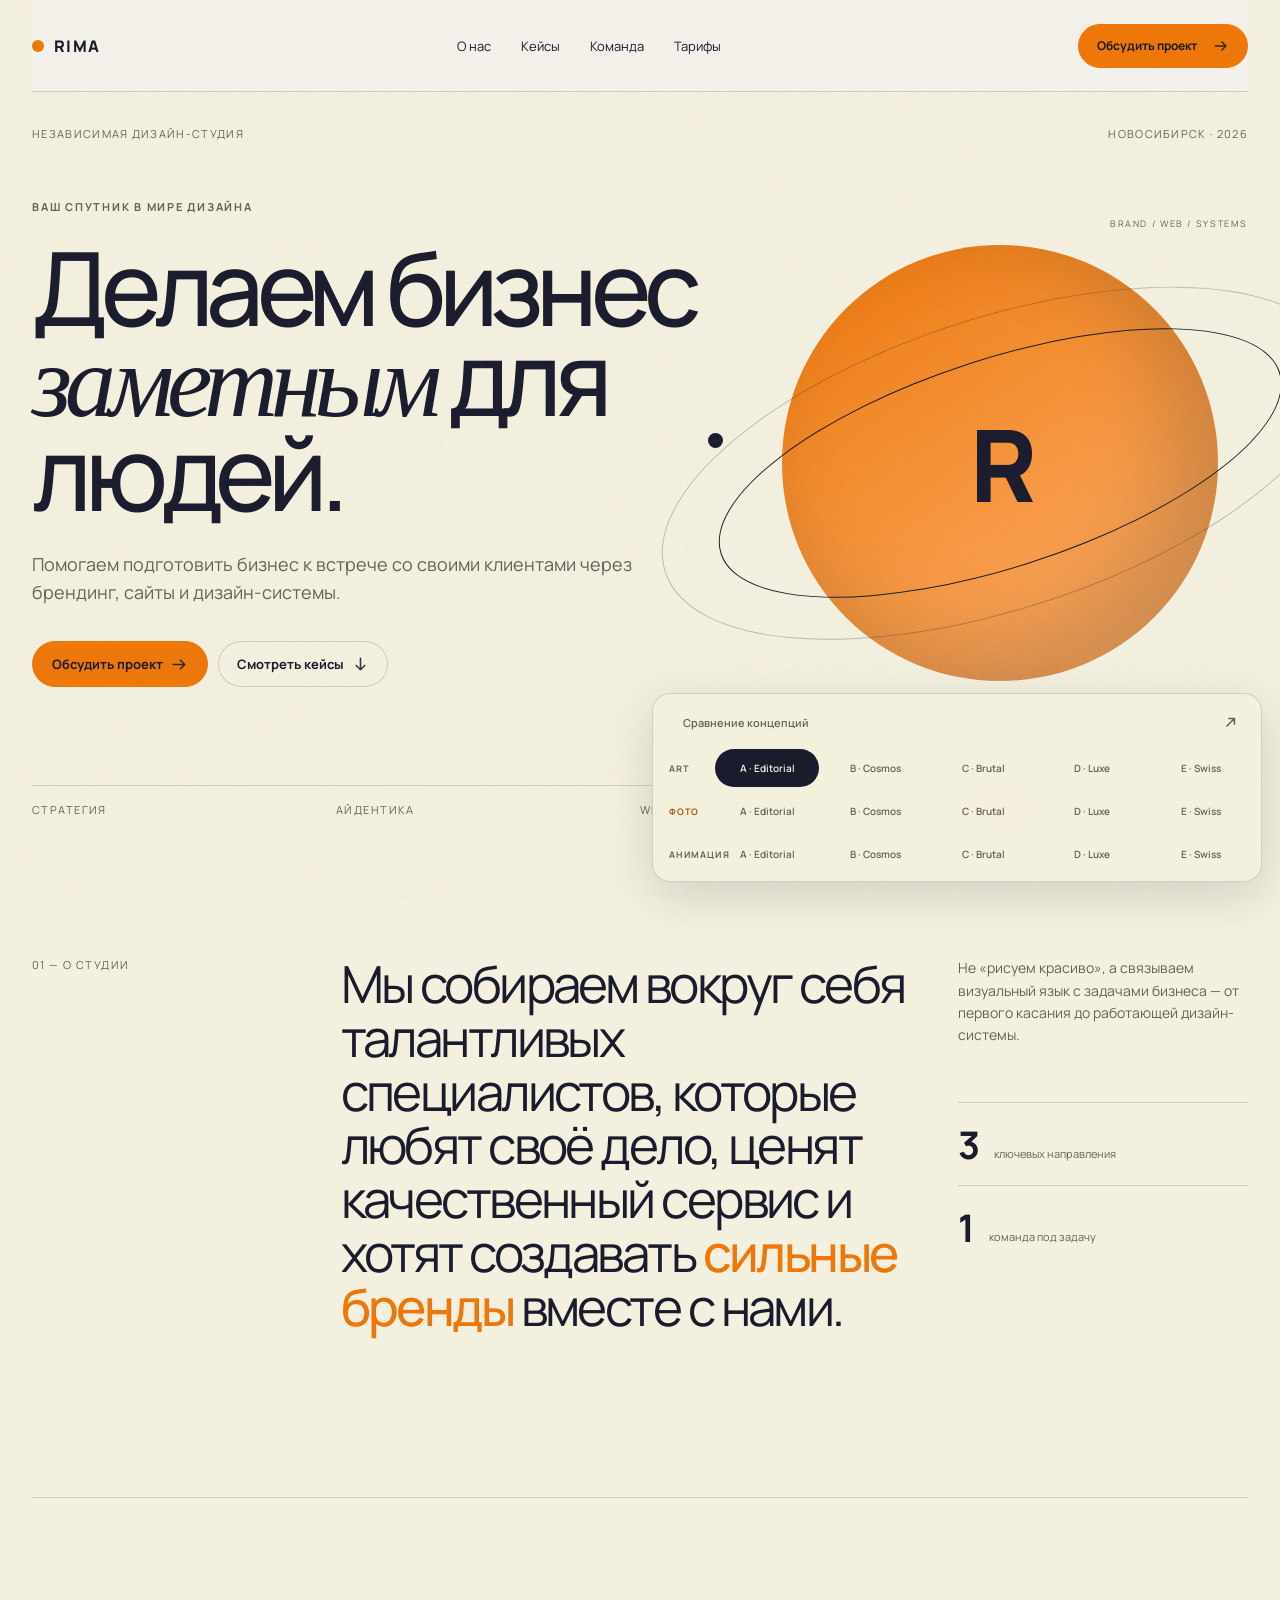
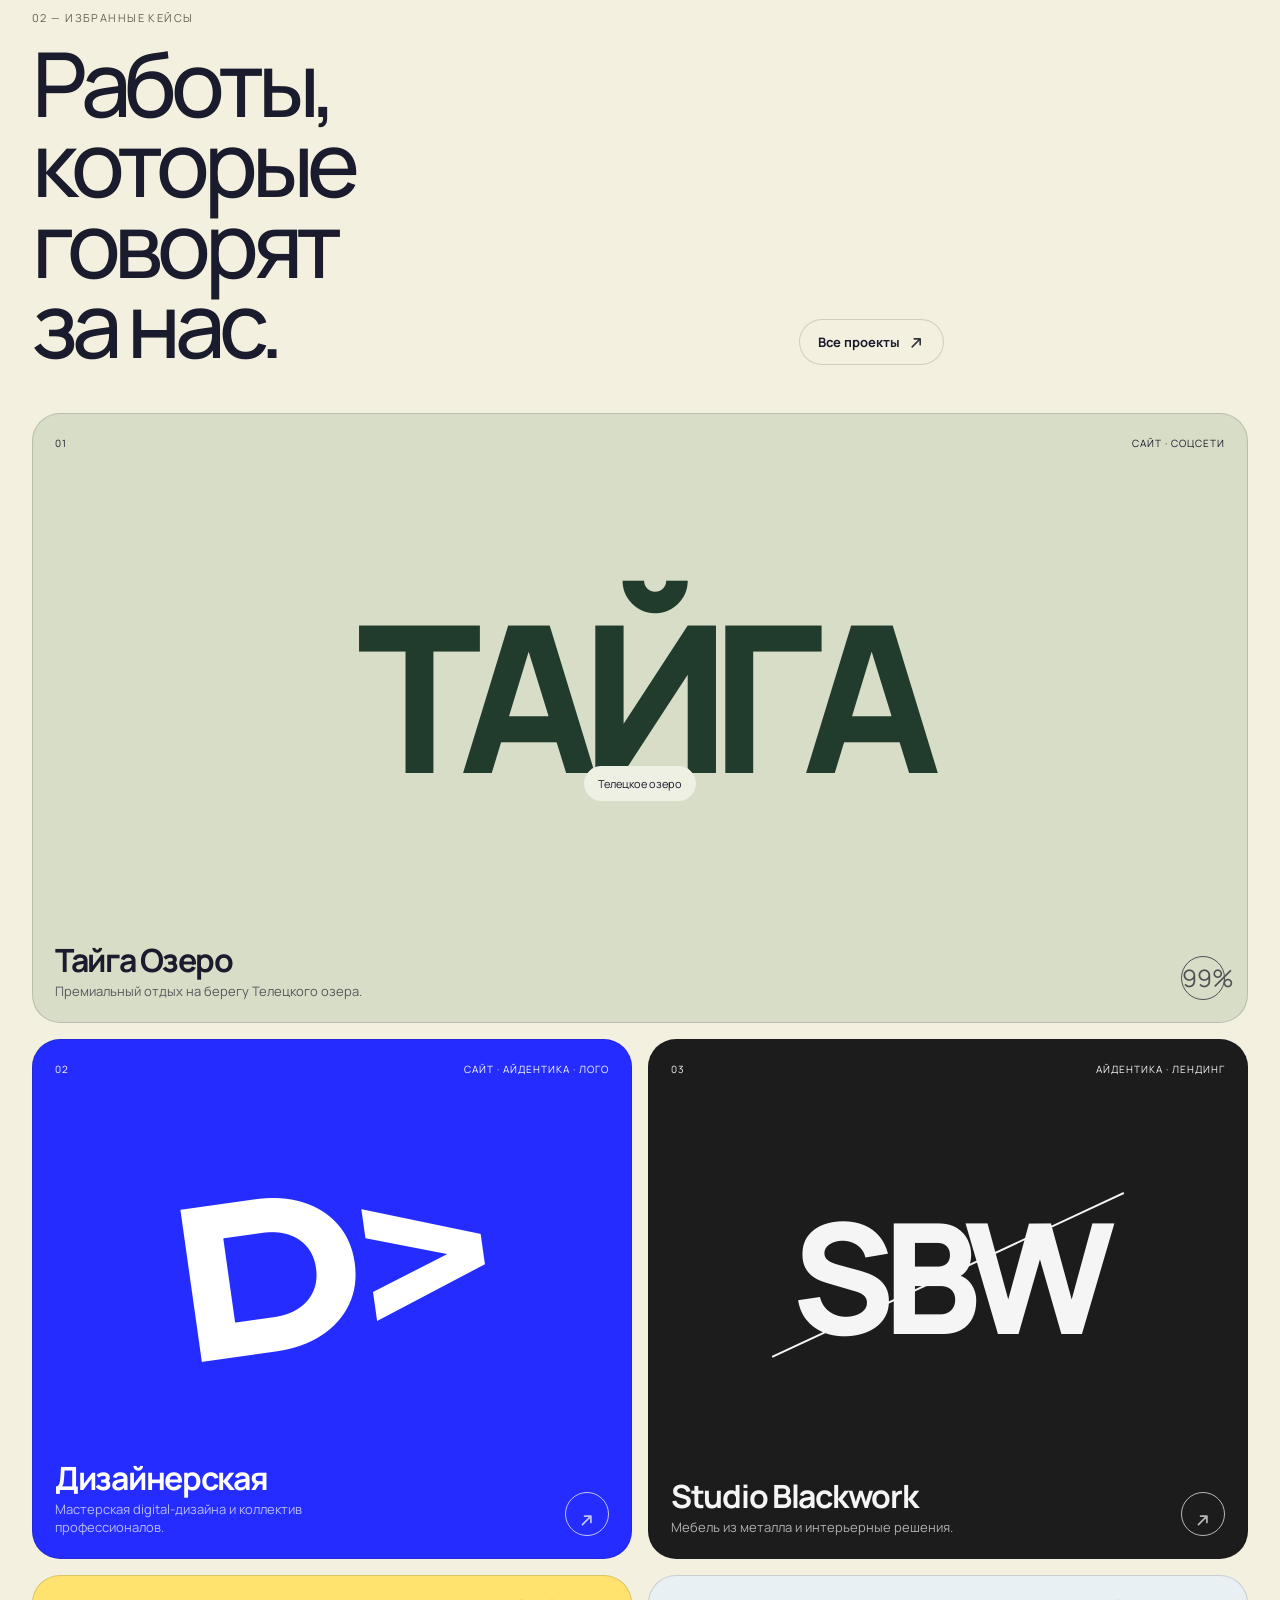
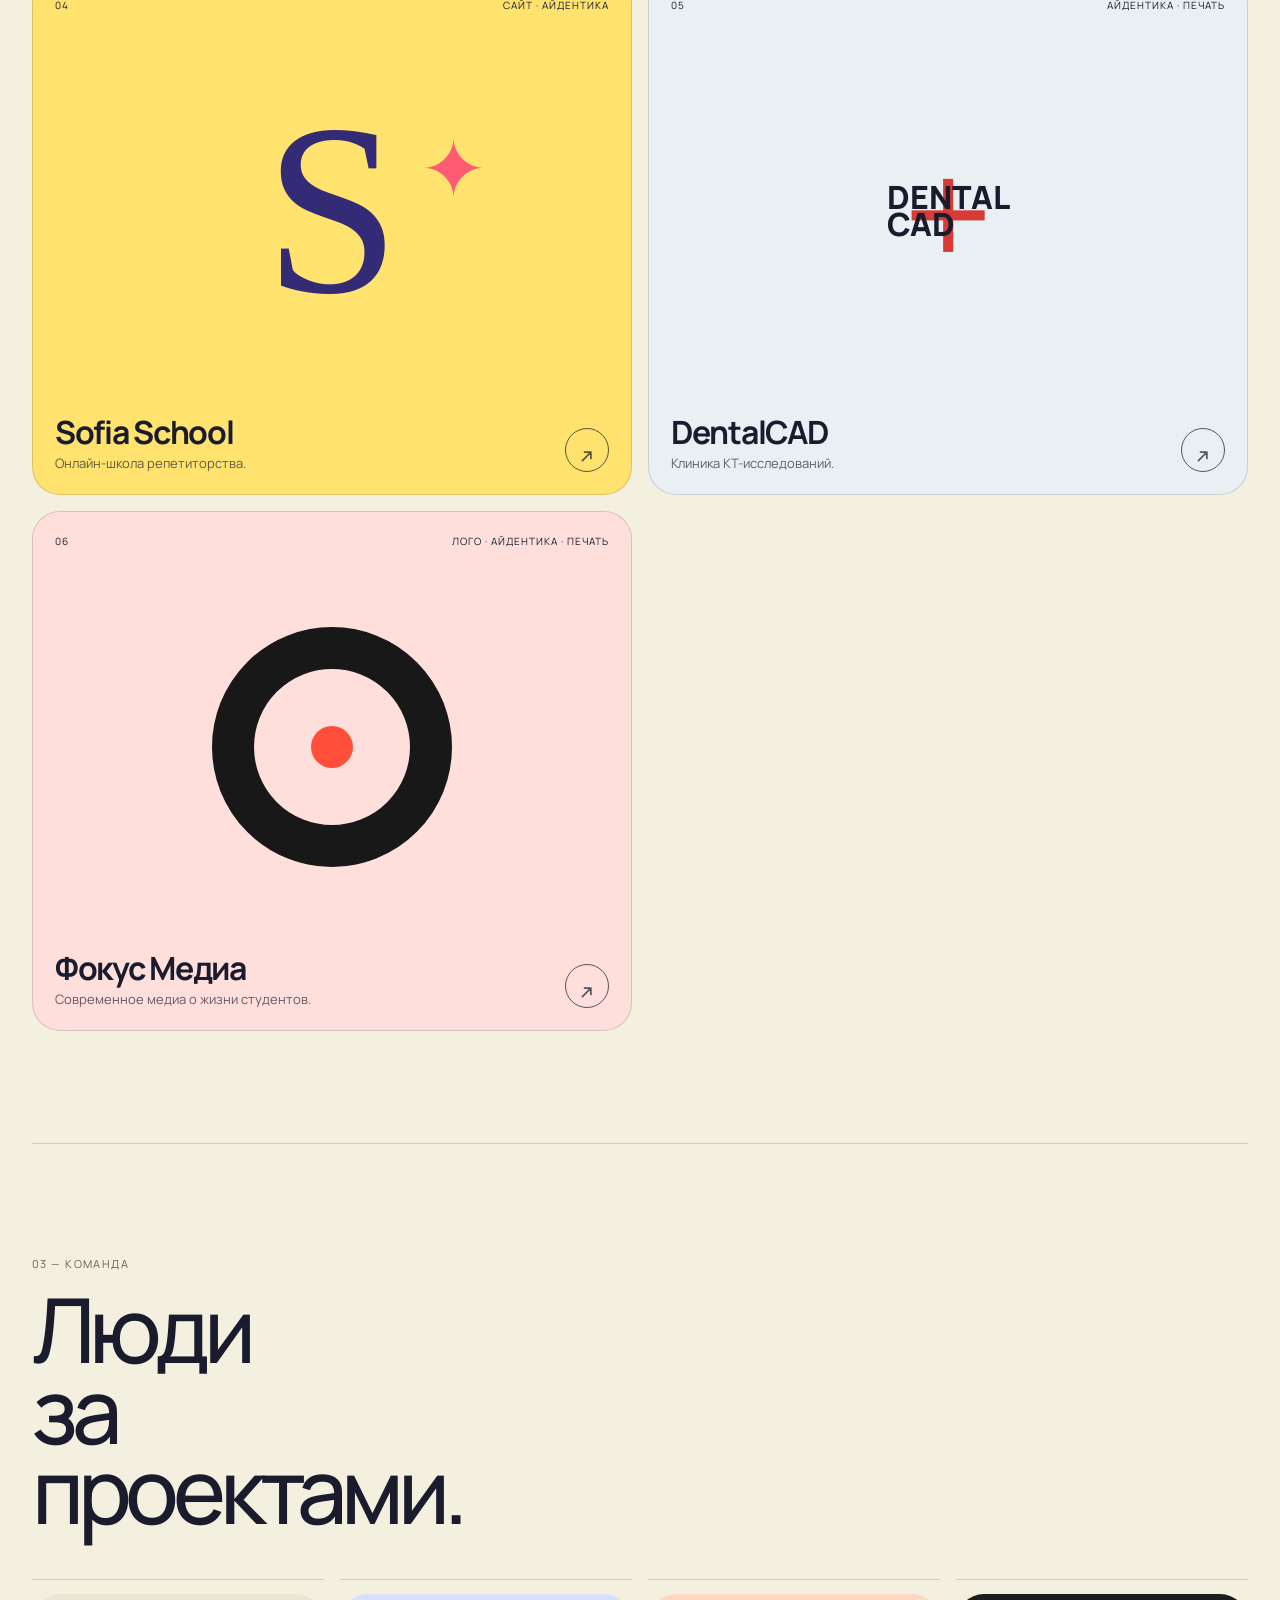
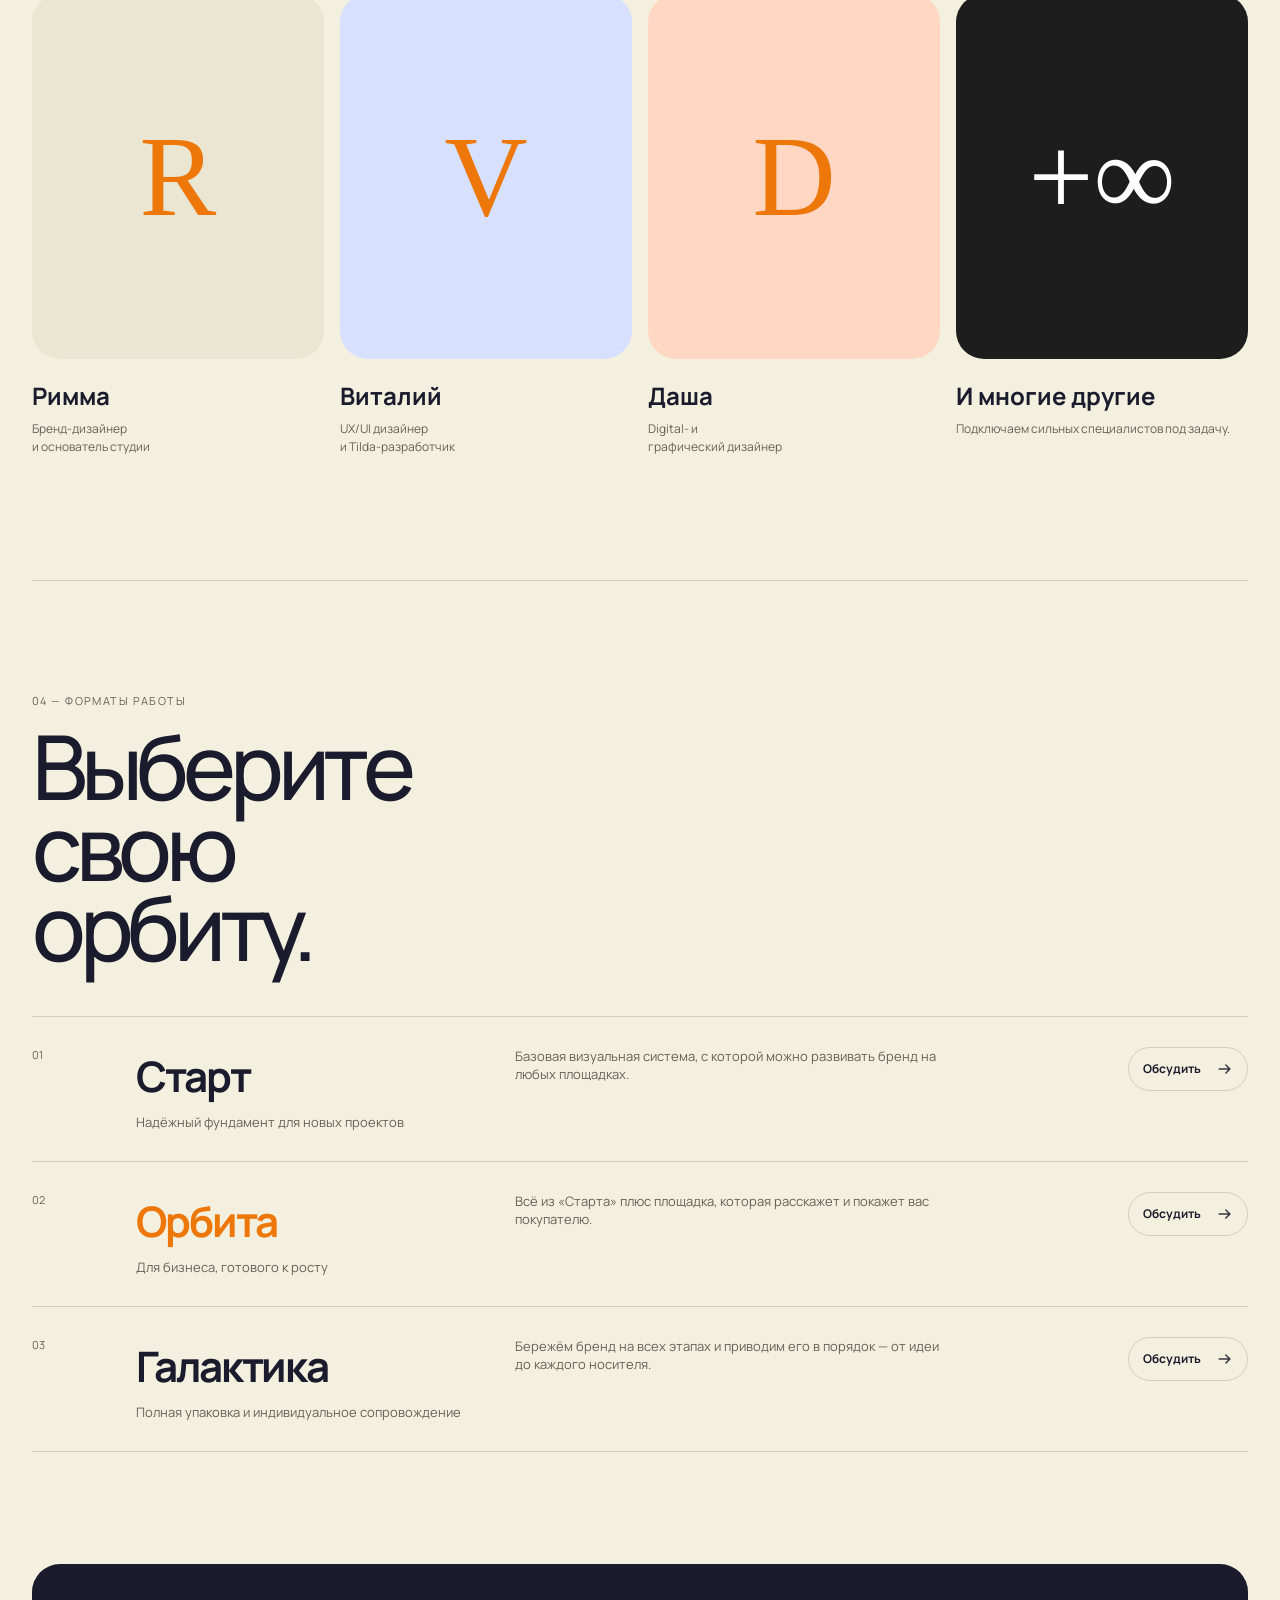
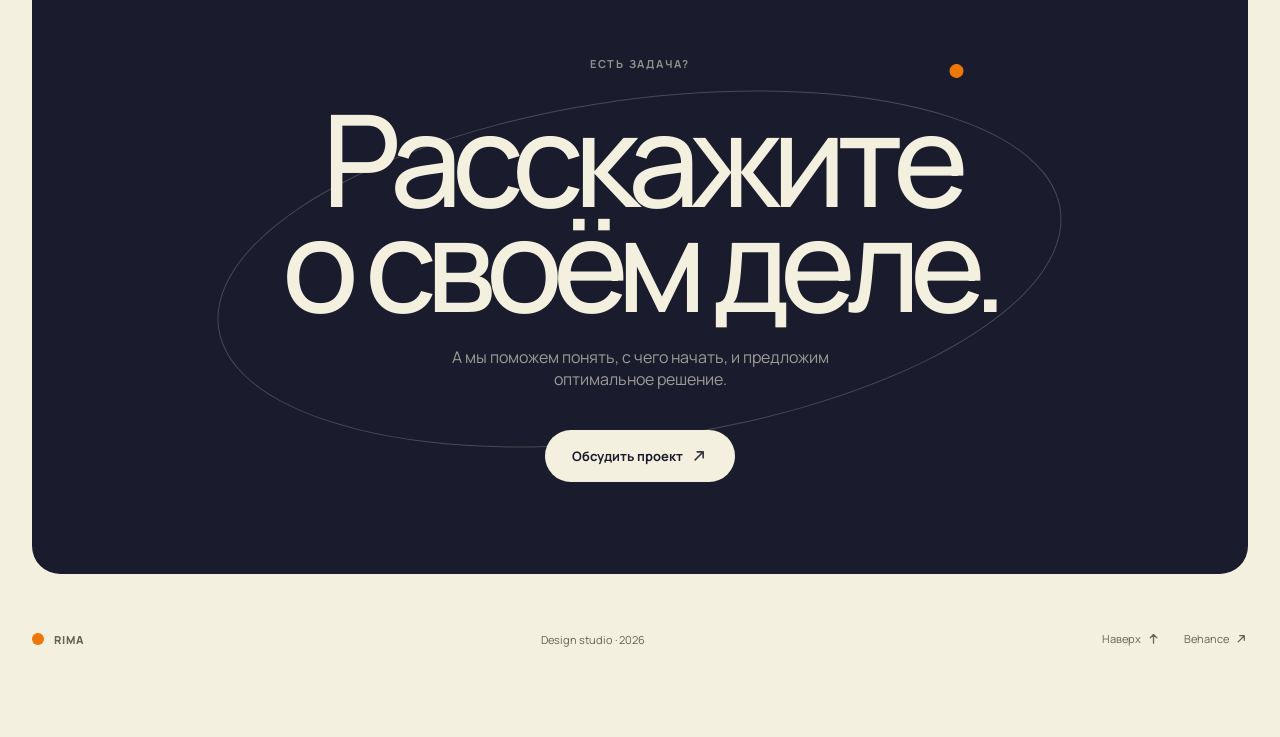
<file: index.html>
<!doctype html>
<html lang="ru">
<head>
  <meta charset="utf-8" />
  <meta name="viewport" content="width=device-width,initial-scale=1" />
  <meta name="theme-color" content="#f4f0df" />
  <meta name="description" content="RIMA — независимая дизайн-студия. Брендинг, сайты и дизайн-системы." />
  <title>RIMA — дизайн-концепции</title>
  <link rel="preconnect" href="https://fonts.googleapis.com">
  <link rel="preconnect" href="https://fonts.gstatic.com" crossorigin>
  <link href="https://fonts.googleapis.com/css2?family=Inter:wght@400;500;600;700&family=Manrope:wght@400;500;600;700;800&family=Unbounded:wght@400;500;600&display=swap" rel="stylesheet">
  <link rel="stylesheet" href="styles.css" />
  <link rel="stylesheet" href="enhancements.css" />
  <link rel="stylesheet" href="extra-concepts.css" />
  <link rel="stylesheet" href="ux.css" />
  <link rel="stylesheet" href="polish.css" />
  <link rel="stylesheet" href="motion.css" />
</head>
<body data-concept="editorial" data-media="abstract" data-motion="off" data-variant="editorial">
  <a class="skip-link" href="#main">К содержимому</a>

  <div class="concept-switcher" aria-label="Выбор дизайн-концепции">
    <div class="concept-switcher-head">
      <button type="button" class="concept-toggle" data-concept-toggle aria-expanded="false" aria-label="Открыть выбор дизайн-концепции">Сравнение концепций <span aria-hidden="true"></span></button>
      <button type="button" class="share-concept" data-share-concept aria-label="Скопировать ссылку на выбранный концепт">↗</button>
    </div>
    <div class="concept-row concept-row-art" aria-label="Чистые арт-дирекшены">
      <span class="concept-label">ART</span>
      <button type="button" data-set-concept="editorial" class="is-active">A · Editorial</button>
      <button type="button" data-set-concept="cosmos">B · Cosmos</button>
      <button type="button" data-set-concept="brutal">C · Brutal</button>
      <button type="button" data-set-concept="luxe">D · Luxe</button>
      <button type="button" data-set-concept="swiss">E · Swiss</button>
    </div>
    <div class="concept-row concept-row-photo" aria-label="Те же концепции с изображениями официального сайта">
      <span class="concept-label">ФОТО</span>
      <button type="button" data-set-concept="editorial-photo">A · Editorial</button>
      <button type="button" data-set-concept="cosmos-photo">B · Cosmos</button>
      <button type="button" data-set-concept="brutal-photo">C · Brutal</button>
      <button type="button" data-set-concept="luxe-photo">D · Luxe</button>
      <button type="button" data-set-concept="swiss-photo">E · Swiss</button>
    </div>
    <div class="concept-row concept-row-motion" aria-label="Анимированные версии с изображениями и индивидуальной motion-системой">
      <span class="concept-label">АНИМАЦИЯ</span>
      <button type="button" data-set-concept="editorial-motion">A · Editorial</button>
      <button type="button" data-set-concept="cosmos-motion">B · Cosmos</button>
      <button type="button" data-set-concept="brutal-motion">C · Brutal</button>
      <button type="button" data-set-concept="luxe-motion">D · Luxe</button>
      <button type="button" data-set-concept="swiss-motion">E · Swiss</button>
    </div>
  </div>
  <div class="toast" role="status" aria-live="polite">Ссылка на концепт скопирована</div>
  <div class="noise"></div><div class="orb orb-a"></div><div class="orb orb-b"></div>

  <header class="site-header shell">
    <a class="brand" href="#top" aria-label="RIMA — на главную"><span class="brand-dot"></span><span>RIMA</span></a>
    <button class="menu-toggle" type="button" aria-expanded="false" aria-controls="site-nav">Меню</button>
    <nav id="site-nav" aria-label="Основная навигация">
      <a href="#about">О нас</a>
      <a href="#work">Кейсы</a>
      <a href="#team">Команда</a>
      <a href="#plans">Тарифы</a>
      <a class="nav-cta" href="#contact">Обсудить проект ↘</a>
    </nav>
    <a class="header-cta" href="#contact">Обсудить проект ↘</a>
  </header>

  <main id="main">
    <section id="top" class="hero shell section-grid">
      <div class="eyebrow"><span>Независимая дизайн-студия</span><span>Новосибирск · 2026</span></div>
      <div class="hero-copy">
        <p class="kicker">Ваш спутник в мире дизайна</p>
        <h1>Делаем бизнес<br><em>заметным</em> для людей.</h1>
        <p class="lead">Помогаем подготовить бизнес к встрече со своими клиентами через брендинг, сайты и дизайн-системы.</p>
        <div class="hero-actions">
          <a class="primary-btn" href="#contact">Обсудить проект <span>↘</span></a>
          <a class="secondary-btn" href="#work">Смотреть кейсы <span>↓</span></a>
        </div>
      </div>
      <aside class="hero-art" aria-hidden="true">
        <div class="planet"><div class="planet-core">R</div><div class="ring ring-1"></div><div class="ring ring-2"></div><div class="satellite sat-1"></div><div class="satellite sat-2"></div></div>
        <div class="micro-label top">BRAND / WEB / SYSTEMS</div><div class="micro-label bottom">ORBIT 55.03° · 82.92°</div>
      </aside>
      <div class="hero-foot"><span>Стратегия</span><span>Айдентика</span><span>Web</span><span>Design systems</span></div>
    </section>

    <section id="about" class="about shell section-grid">
      <div class="section-index">01 — О студии</div>
      <div class="about-main"><p class="display-copy">Мы собираем вокруг себя талантливых специалистов, которые любят своё дело, ценят качественный сервис и хотят создавать <strong>сильные бренды</strong> вместе с нами.</p></div>
      <div class="about-side"><p>Не «рисуем красиво», а связываем визуальный язык с задачами бизнеса — от первого касания до работающей дизайн-системы.</p><div class="metric"><strong>3</strong><span>ключевых направления</span></div><div class="metric"><strong>1</strong><span>команда под задачу</span></div></div>
    </section>

    <section id="work" class="work shell">
      <div class="section-heading">
        <div class="section-index">02 — Избранные кейсы</div>
        <h2>Работы, которые<br>говорят за нас.</h2>
        <a class="projects-btn" href="https://www.behance.net/sputnikagency" target="_blank" rel="noreferrer">Все проекты <span>↗</span></a>
      </div>
      <div class="case-grid" id="case-grid">
        <article class="case case-wide theme-lake">
          <div class="case-top"><span>01</span><span>Сайт · Соцсети</span></div>
          <div class="case-visual">
            <div class="taiga-progress photo-generated" aria-label="Кейс Тайга Озеро готов на 99 процентов">
              <div class="taiga-progress-head"><span>CASE / LOADING</span><span>FINAL CHECK</span></div>
              <div class="taiga-progress-value"><strong>99</strong><span>%</span></div>
              <div class="taiga-progress-track"><i></i></div>
              <div class="taiga-progress-meta"><span>TAIGA LAKE</span><span>Почти готово</span></div>
            </div>
            <span class="visual-word">ТАЙГА</span><span class="visual-sub">Телецкое озеро</span>
          </div>
          <div class="case-bottom"><div><h3>Тайга Озеро</h3><p>Премиальный отдых на берегу Телецкого озера.</p></div><span class="case-arrow" aria-label="Кейс почти готов">99%</span></div>
        </article>
        <a class="case theme-digital" href="https://www.behance.net/gallery/241910957/razrabotka-brenda-dlja-masterskoj-dizajna" target="_blank" rel="noreferrer" aria-label="Открыть кейс Дизайнерская на Behance"><div class="case-top"><span>02</span><span>Сайт · Айдентика · Лого</span></div><div class="case-visual"><img class="official-case-art official-media" data-official-src="assets/official/case-designerskaya.svg" alt="" loading="lazy" decoding="async" /><span class="visual-code">D&gt;</span></div><div class="case-bottom"><div><h3>Дизайнерская</h3><p>Мастерская digital-дизайна и коллектив профессионалов.</p></div><span class="case-arrow">↗</span></div></a>
        <a class="case theme-blackwork" href="https://www.behance.net/gallery/234539475/Landing-page-Studio-Blackwork" target="_blank" rel="noreferrer" aria-label="Открыть кейс Studio Blackwork на Behance"><div class="case-top"><span>03</span><span>Айдентика · Лендинг</span></div><div class="case-visual"><img class="official-case-art official-media" data-official-src="assets/official/case-blackwork.svg" alt="" loading="lazy" decoding="async" /><span class="steel-line"></span><span class="steel-mark">SBW</span></div><div class="case-bottom"><div><h3>Studio Blackwork</h3><p>Мебель из металла и интерьерные решения.</p></div><span class="case-arrow">↗</span></div></a>
        <a class="case theme-sofia" href="https://www.behance.net/gallery/232474425/Website-on-Tilda-Sofia-school" target="_blank" rel="noreferrer" aria-label="Открыть кейс Sofia School на Behance"><div class="case-top"><span>04</span><span>Сайт · Айдентика</span></div><div class="case-visual"><img class="official-case-art official-media" data-official-src="assets/official/case-sofia.svg" alt="" loading="lazy" decoding="async" /><span class="sofia-s">S</span><span class="sofia-star">✦</span></div><div class="case-bottom"><div><h3>Sofia School</h3><p>Онлайн-школа репетиторства.</p></div><span class="case-arrow">↗</span></div></a>
        <a class="case theme-dental" href="https://www.behance.net/gallery/243706249/DENTAL-CAD-logotip-firmennyj-stil" target="_blank" rel="noreferrer" aria-label="Открыть кейс DentalCAD на Behance"><div class="case-top"><span>05</span><span>Айдентика · Печать</span></div><div class="case-visual"><img class="official-case-art official-media" data-official-src="assets/official/case-dental.svg" alt="" loading="lazy" decoding="async" /><span class="dental-cross">+</span><span class="dental-name">DENTAL<br>CAD</span></div><div class="case-bottom"><div><h3>DentalCAD</h3><p>Клиника КТ-исследований.</p></div><span class="case-arrow">↗</span></div></a>
        <a class="case theme-focus" href="https://www.behance.net/gallery/248397223/firmennyj-stil-dlja-mediacentra" target="_blank" rel="noreferrer" aria-label="Открыть кейс Фокус Медиа на Behance"><div class="case-top"><span>06</span><span>Лого · Айдентика · Печать</span></div><div class="case-visual"><img class="official-case-art official-media" data-official-src="assets/official/case-focus.svg" alt="" loading="lazy" decoding="async" /><span class="focus-ring"></span><span class="focus-dot"></span></div><div class="case-bottom"><div><h3>Фокус Медиа</h3><p>Современное медиа о жизни студентов.</p></div><span class="case-arrow">↗</span></div></a>
      </div>
    </section>

    <section id="team" class="team shell">
      <div class="section-heading compact"><div class="section-index">03 — Команда</div><h2>Люди<br>за проектами.</h2></div>
      <div class="team-grid">
        <article class="person"><div class="portrait"><img class="official-person official-media" data-official-src="assets/official/team-rimma.png" alt="" loading="lazy" decoding="async" /><span>R</span></div><div><h3>Римма</h3><p>Бренд-дизайнер<br>и основатель студии</p></div></article>
        <article class="person"><div class="portrait"><img class="official-person official-media" data-official-src="assets/official/team-vitaliy.png" alt="" loading="lazy" decoding="async" /><span>V</span></div><div><h3>Виталий</h3><p>UX/UI дизайнер<br>и Tilda-разработчик</p></div></article>
        <article class="person"><div class="portrait"><img class="official-person official-media" data-official-src="assets/official/team-dasha.png" alt="" loading="lazy" decoding="async" /><span>D</span></div><div><h3>Даша</h3><p>Digital- и<br>графический дизайнер</p></div></article>
        <article class="person person-more"><div class="portrait"><span>+∞</span></div><div><h3>И многие другие</h3><p>Подключаем сильных специалистов под задачу.</p></div></article>
      </div>
    </section>

    <section id="plans" class="plans shell">
      <div class="section-heading"><div class="section-index">04 — Форматы работы</div><h2>Выберите<br>свою орбиту.</h2></div>
      <div class="plan-list">
        <article class="plan plan-start">
          <div class="plan-no">01</div>
          <div><h3>Старт</h3><p>Надёжный фундамент для новых проектов</p></div>
          <p class="plan-desc">Базовая визуальная система, с которой можно развивать бренд на любых площадках.</p>
          <div class="plan-visual photo-generated" aria-label="Состав тарифа Старт">
            <div class="plan-visual-orbit"><i></i><i></i><b></b></div>
            <div class="plan-visual-head"><span>START / 01</span><strong>База</strong></div>
            <ul><li>Логотип</li><li>Фирменный стиль</li><li>Цветовая палитра</li><li>Шрифтовая система</li><li>Графические элементы</li><li>Руководство</li></ul>
          </div>
          <a href="#contact">Обсудить ↘</a>
        </article>
        <article class="plan featured plan-orbit">
          <div class="plan-no">02</div>
          <div><h3>Орбита</h3><p>Для бизнеса, готового к росту</p></div>
          <p class="plan-desc">Всё из «Старта» плюс площадка, которая расскажет и покажет вас покупателю.</p>
          <div class="plan-visual photo-generated" aria-label="Состав тарифа Орбита">
            <div class="plan-visual-orbit"><i></i><i></i><b></b></div>
            <div class="plan-visual-head"><span>ORBIT / 02</span><strong>Рост</strong></div>
            <ul><li>Всё из «Старт»</li><li>Сайт / лендинг под ключ</li><li>Посты-знакомства</li><li>Печатная продукция</li></ul>
          </div>
          <a href="#contact">Обсудить ↘</a>
        </article>
        <article class="plan plan-galaxy">
          <div class="plan-no">03</div>
          <div><h3>Галактика</h3><p>Полная упаковка и индивидуальное сопровождение</p></div>
          <p class="plan-desc">Бережём бренд на всех этапах и приводим его в порядок — от идеи до каждого носителя.</p>
          <div class="plan-visual photo-generated" aria-label="Состав тарифа Галактика">
            <div class="plan-visual-orbit"><i></i><i></i><b></b></div>
            <div class="plan-visual-head"><span>GALAXY / 03</span><strong>Система</strong></div>
            <ul><li>Всё из «Орбита»</li><li>Мерчендайз</li><li>Презентации</li><li>Шаблоны для соцсетей</li><li>Долгосрочное сопровождение</li></ul>
          </div>
          <a href="#contact">Обсудить ↘</a>
        </article>
      </div>
    </section>

    <section id="contact" class="contact shell">
      <div class="contact-orbit" aria-hidden="true"><span></span></div>
      <div class="sputnik-signature photo-generated" aria-label="Спутник — дизайнерское агентство">
        <div class="sputnik-symbol" aria-hidden="true"><i></i><i></i><i></i><i></i><i></i><i></i></div>
        <div class="sputnik-word"><strong>СПУТНИК</strong><span>дизайнерское агентство</span></div>
        <div class="sputnik-meta"><span>RIMA / DESIGN STUDIO</span><span>ORBIT 55.03°</span></div>
      </div>
      <p class="kicker">Есть задача?</p>
      <h2>Расскажите<br>о своём деле.</h2>
      <p>А мы поможем понять, с чего начать, и предложим оптимальное решение.</p>
      <a class="contact-btn" href="https://xn--h1aehhjhg.agency/" target="_blank" rel="noreferrer">Обсудить проект <span>↗</span></a>
    </section>
  </main>

  <footer class="shell footer"><div class="brand"><span class="brand-dot"></span><span>RIMA</span></div><div>Design studio · 2026</div><div class="footer-links"><a href="#top">Наверх ↑</a><a href="https://www.behance.net/sputnikagency" target="_blank" rel="noreferrer">Behance ↗</a></div></footer>
  <script src="app.js"></script>
  <script src="motion.js"></script>
</body>
</html>
</file>
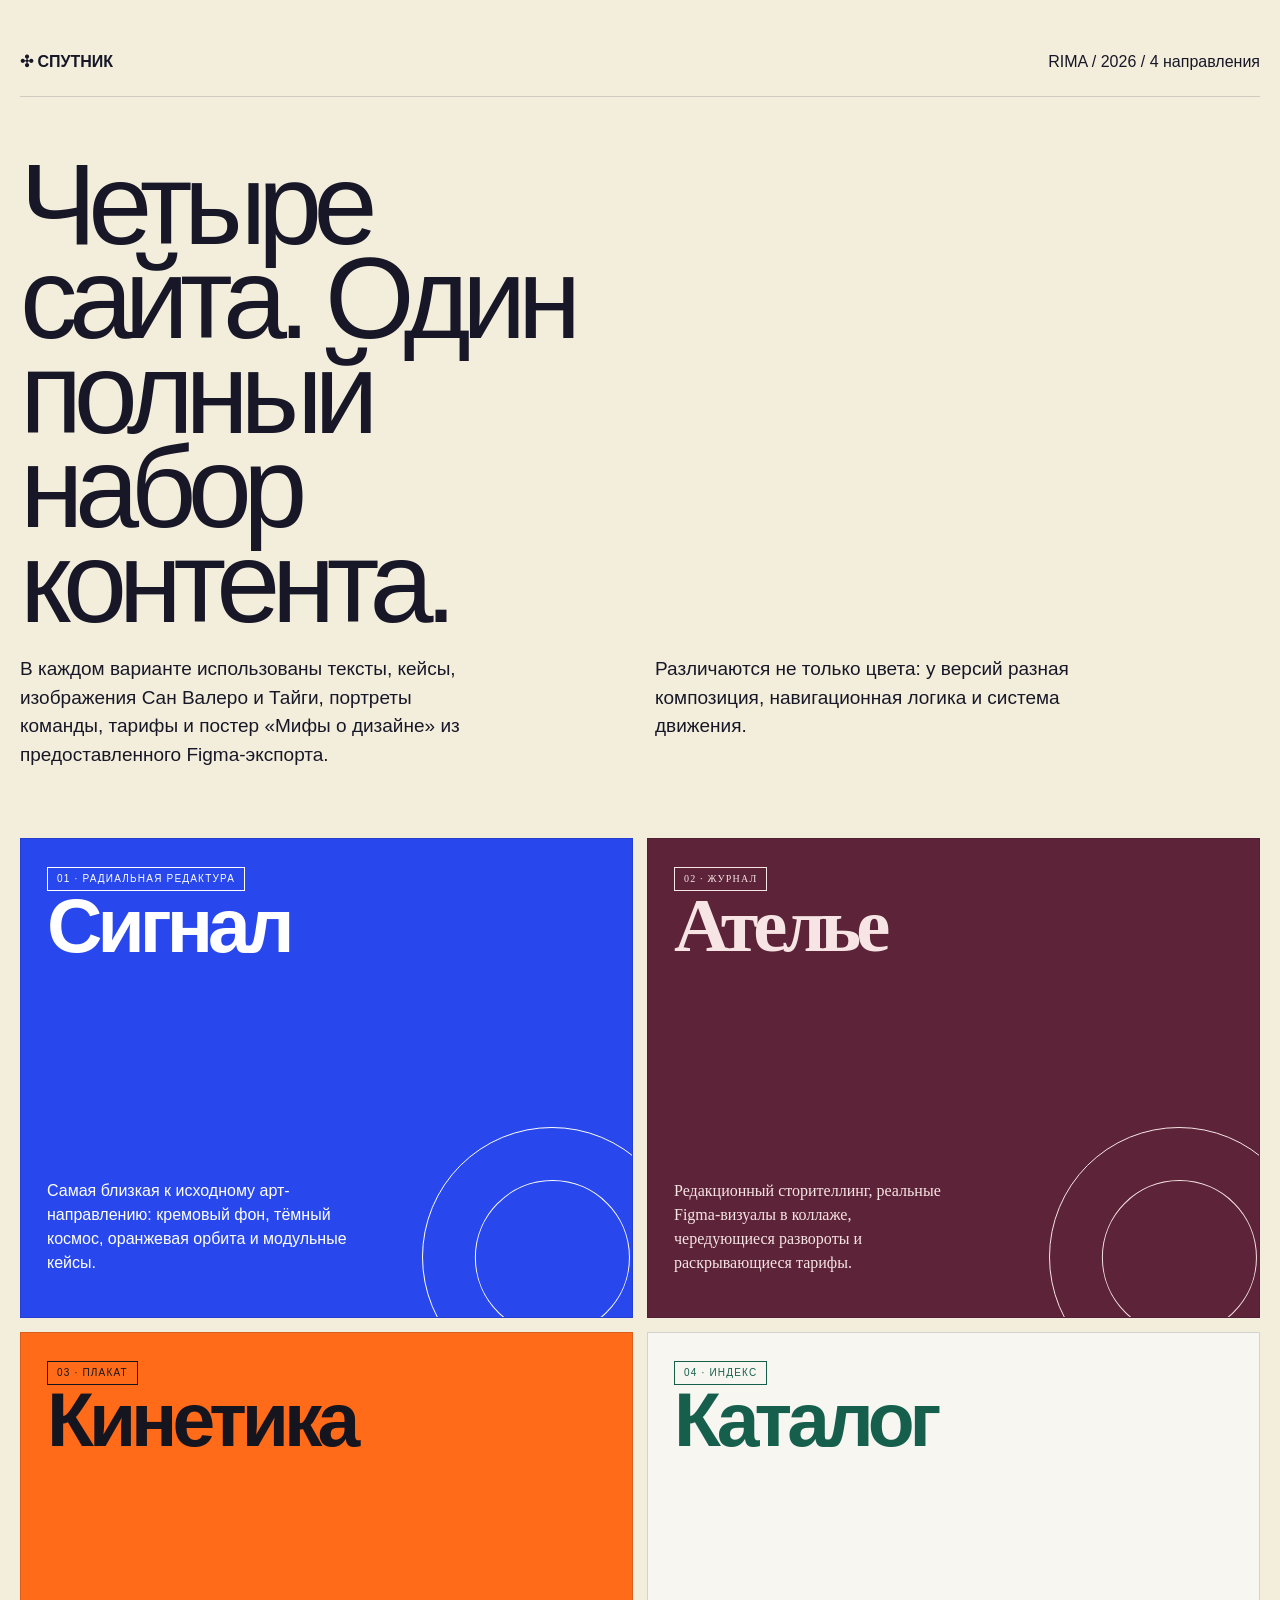
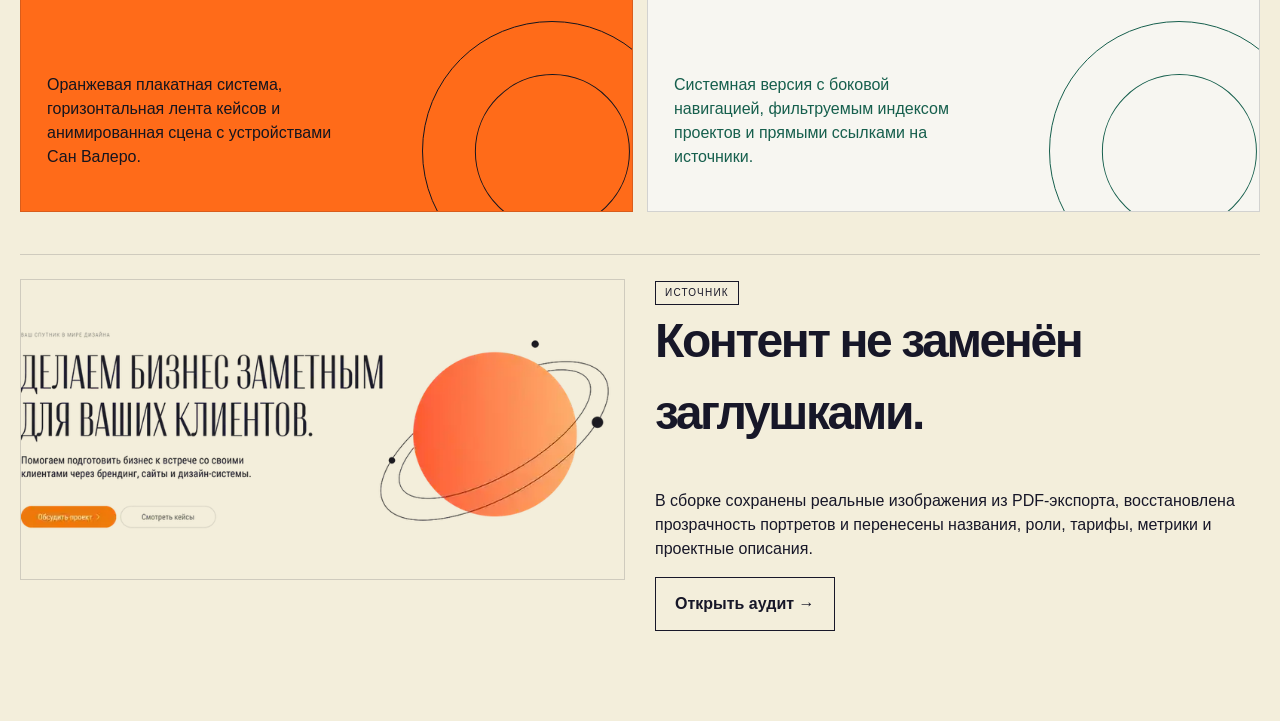
<file: rima-four-20260909/index.html>
<!doctype html>
<html lang="ru">
  <head>
    <meta charset="utf-8" />
    <meta name="viewport" content="width=device-width,initial-scale=1" />
    <title>RIMA — четыре сайта из Figma</title>
    <link rel="icon" href="./favicon.svg" />
    <link rel="stylesheet" href="./base.css" />
    <link rel="stylesheet" href="./index.css" />
  </head>
  <body class="index">
    <main class="shell index-main">
      <div class="index-top">
        <strong>✣ СПУТНИК</strong><span>RIMA / 2026 / 4 направления</span>
      </div>
      <h1>Четыре сайта. Один полный набор контента.</h1>
      <div class="index-intro">
        <p>
          В каждом варианте использованы тексты, кейсы, изображения Сан Валеро и
          Тайги, портреты команды, тарифы и постер «Мифы о дизайне» из
          предоставленного Figma-экспорта.
        </p>
        <p>
          Различаются не только цвета: у версий разная композиция, навигационная
          логика и система движения.
        </p>
      </div>
      <div class="variant-grid">
        <a class="variant signal-card" href="./signal/"
          ><div>
            <span class="badge">01 · Радиальная редактура</span>
            <h2>Сигнал</h2>
          </div>
          <p>
            Самая близкая к исходному арт-направлению: кремовый фон, тёмный
            космос, оранжевая орбита и модульные кейсы.
          </p>
          <i class="orb"></i></a
        ><a class="variant atelier-card" href="./atelier/"
          ><div>
            <span class="badge">02 · Журнал</span>
            <h2>Ателье</h2>
          </div>
          <p>
            Редакционный сторителлинг, реальные Figma-визуалы в коллаже,
            чередующиеся развороты и раскрывающиеся тарифы.
          </p>
          <i class="orb"></i></a
        ><a class="variant kinetic-card" href="./kinetic/"
          ><div>
            <span class="badge">03 · Плакат</span>
            <h2>Кинетика</h2>
          </div>
          <p>
            Оранжевая плакатная система, горизонтальная лента кейсов и
            анимированная сцена с устройствами Сан Валеро.
          </p>
          <i class="orb"></i></a
        ><a class="variant catalog-card" href="./catalog/"
          ><div>
            <span class="badge">04 · Индекс</span>
            <h2>Каталог</h2>
          </div>
          <p>
            Системная версия с боковой навигацией, фильтруемым индексом проектов
            и прямыми ссылками на источники.
          </p>
          <i class="orb"></i
        ></a>
      </div>
      <div class="source-note">
        <img src="./assets/source-hero.webp" alt="Исходный герой Figma" />
        <div>
          <span class="badge">Источник</span>
          <h2 style="font-size: 48px; letter-spacing: -0.05em">
            Контент не заменён заглушками.
          </h2>
          <p>
            В сборке сохранены реальные изображения из PDF-экспорта,
            восстановлена прозрачность портретов и перенесены названия, роли,
            тарифы, метрики и проектные описания.
          </p>
          <a class="button secondary" href="./AUDIT.md">Открыть аудит →</a>
        </div>
      </div>
    </main>
  </body>
</html>
</file>
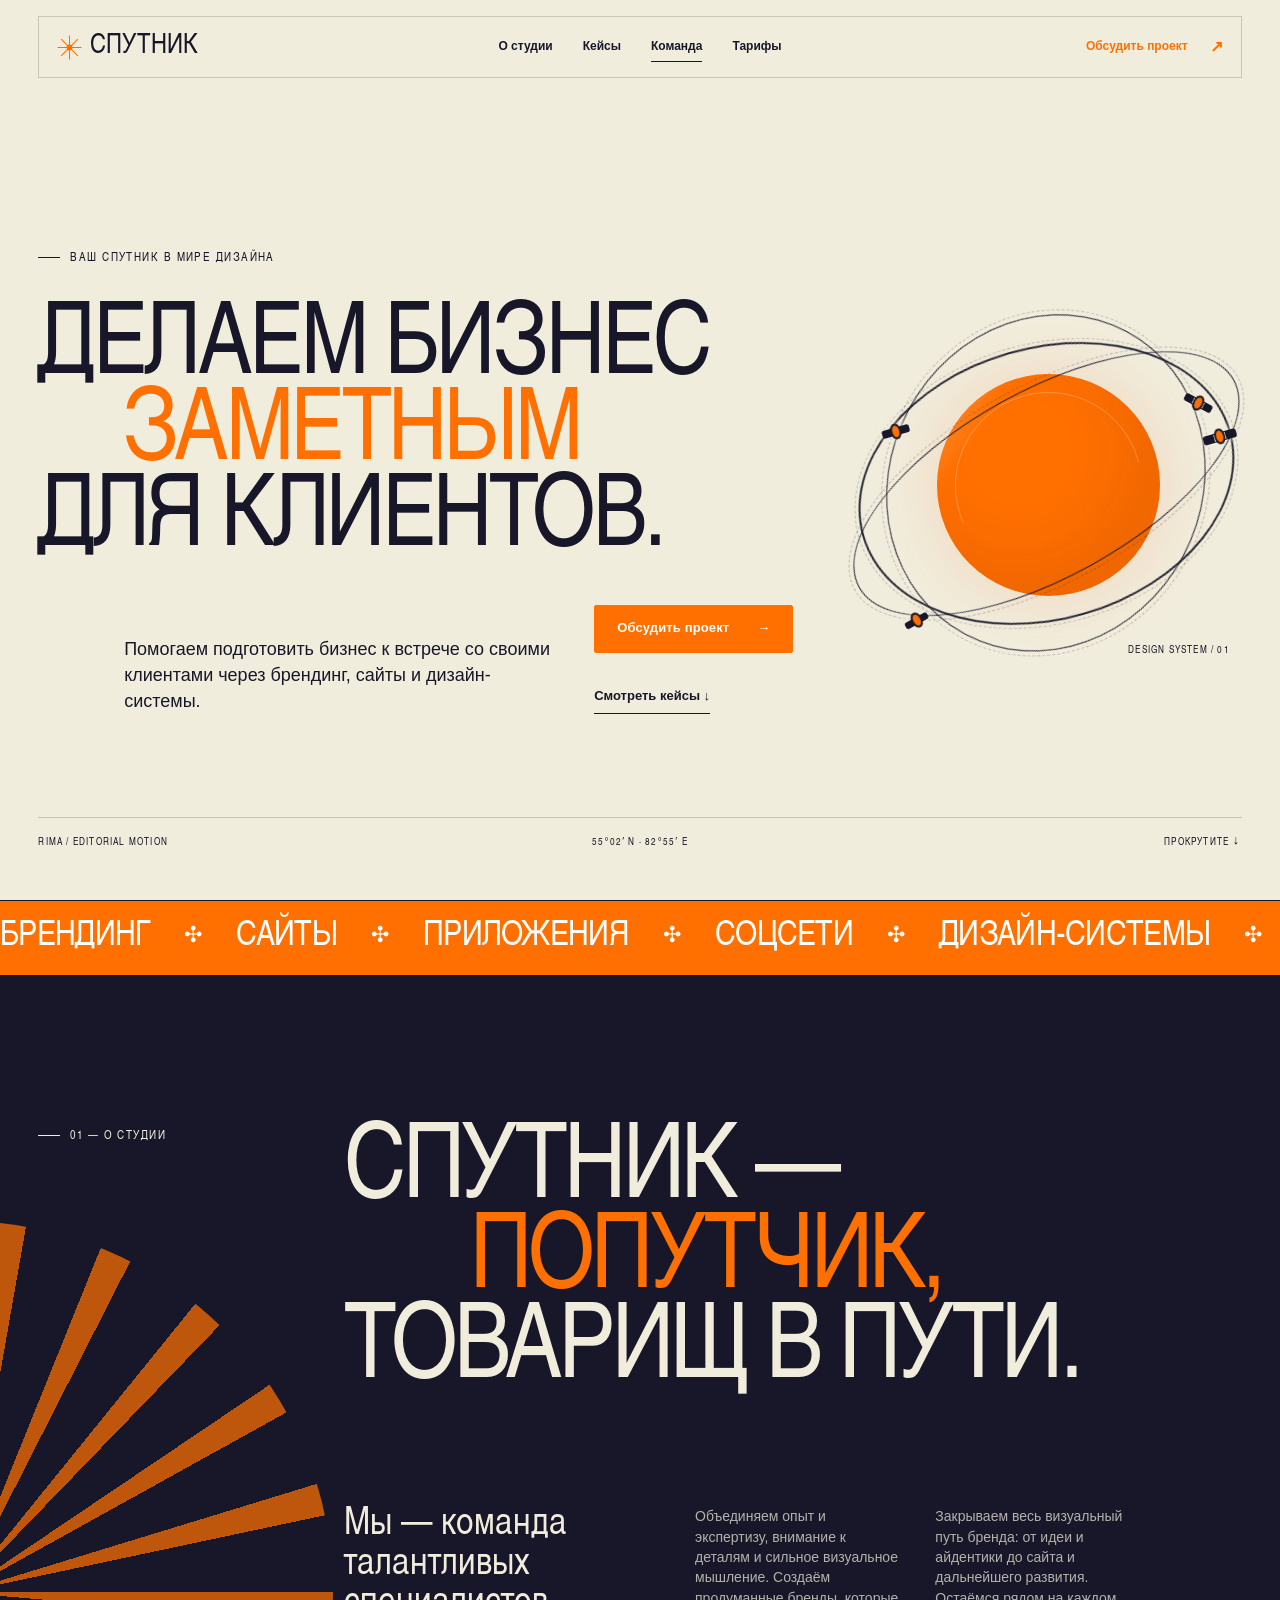
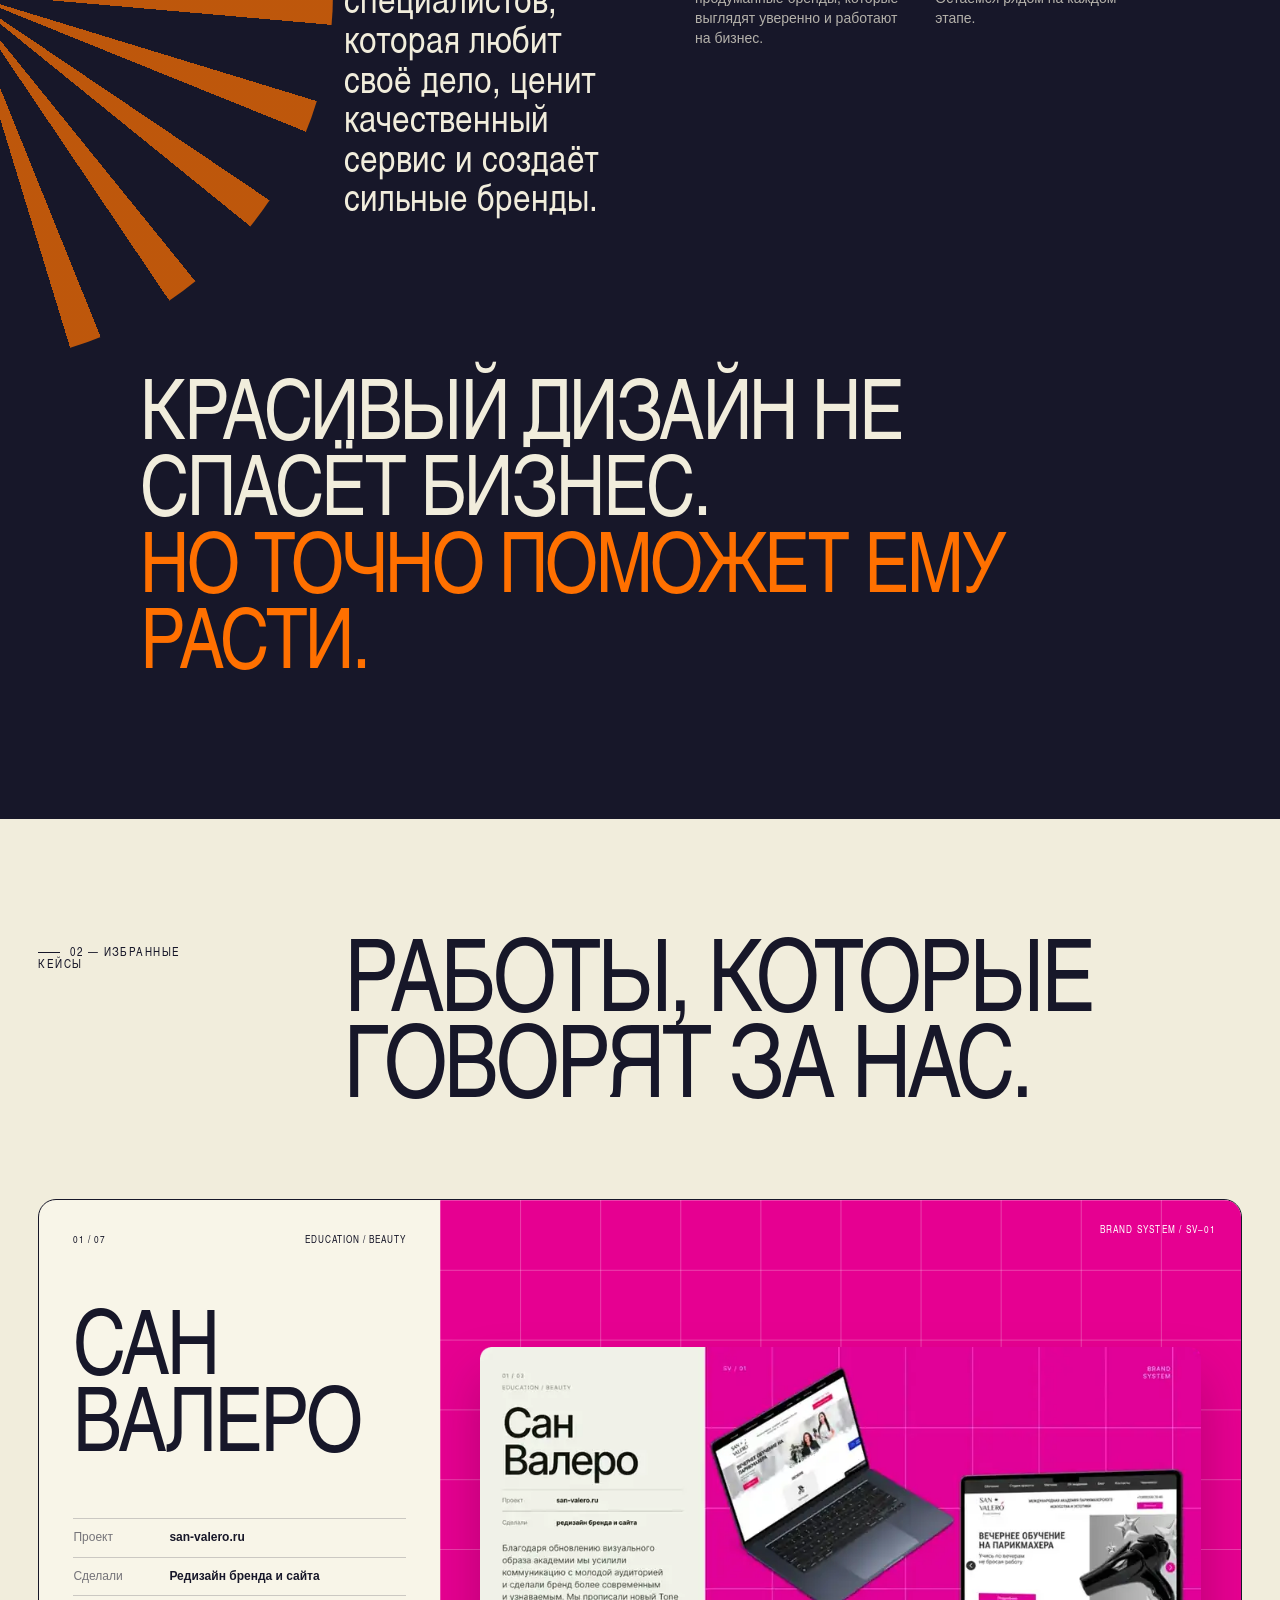
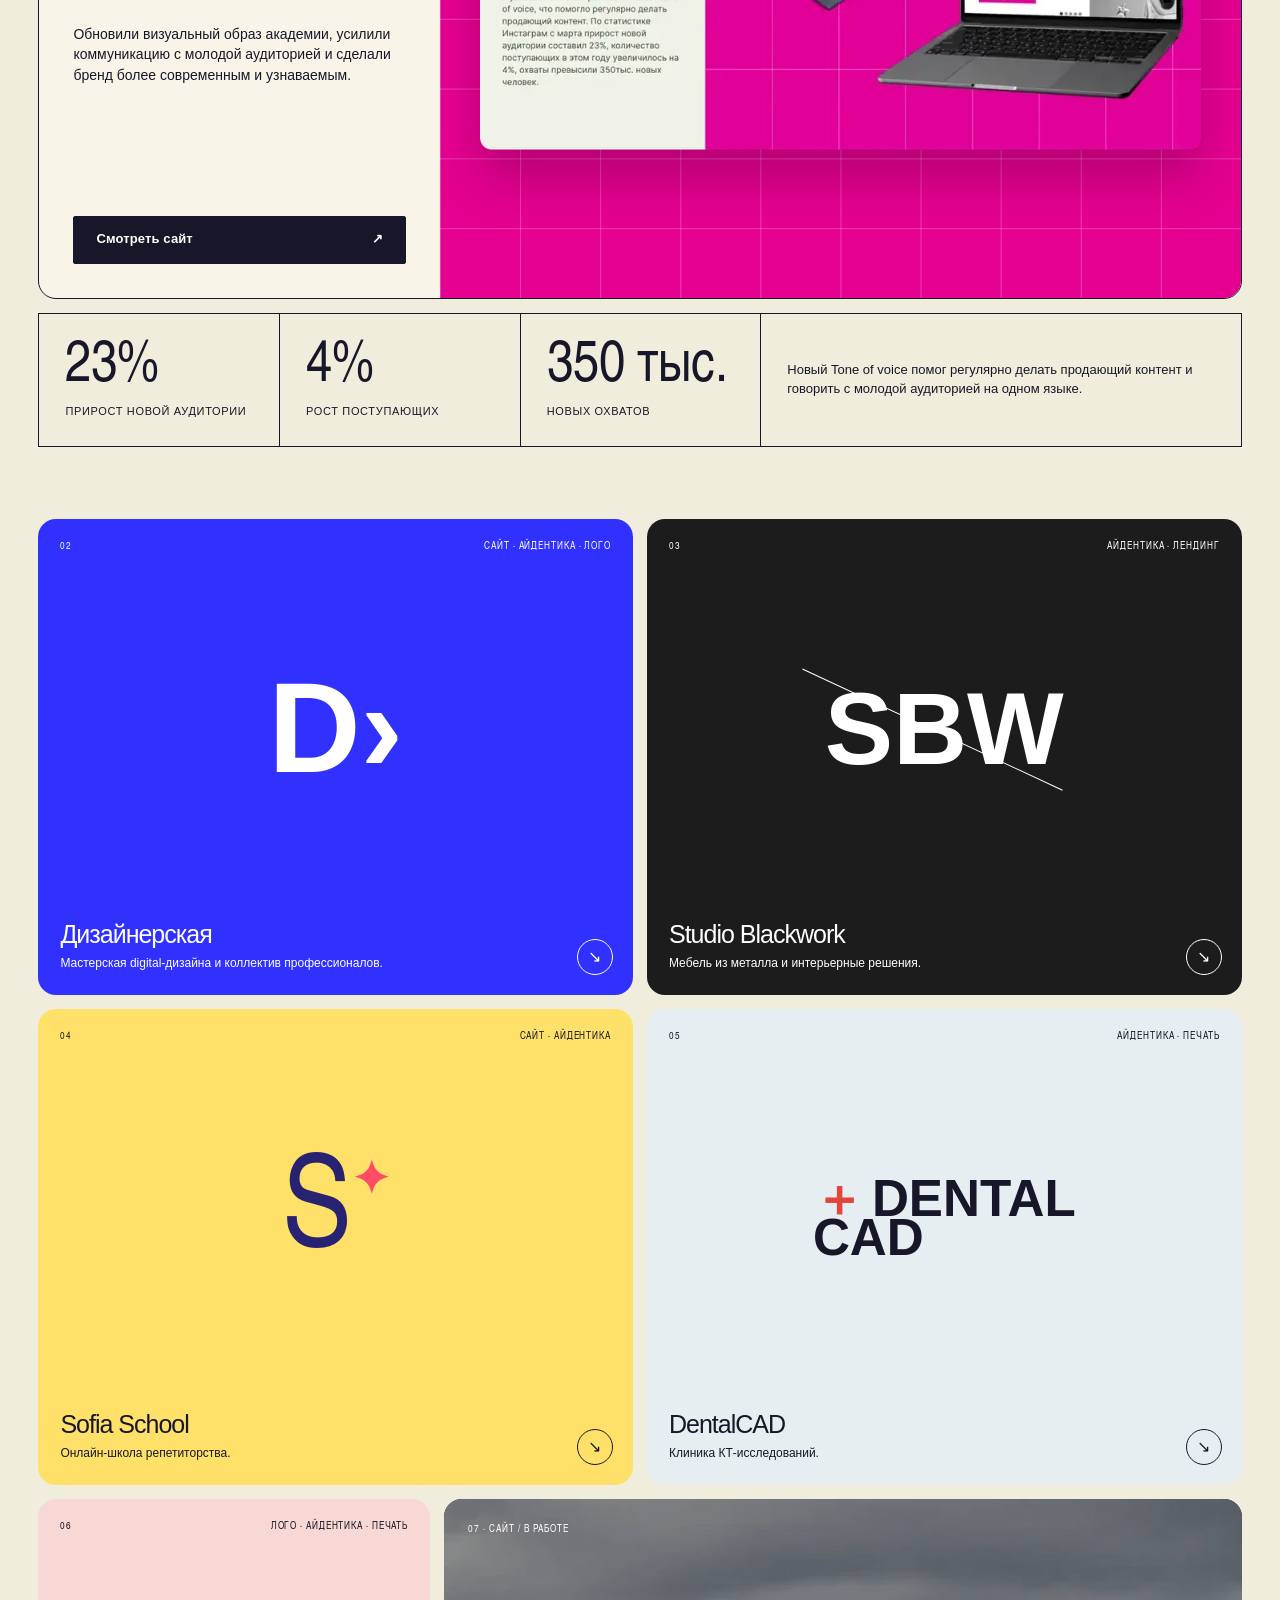
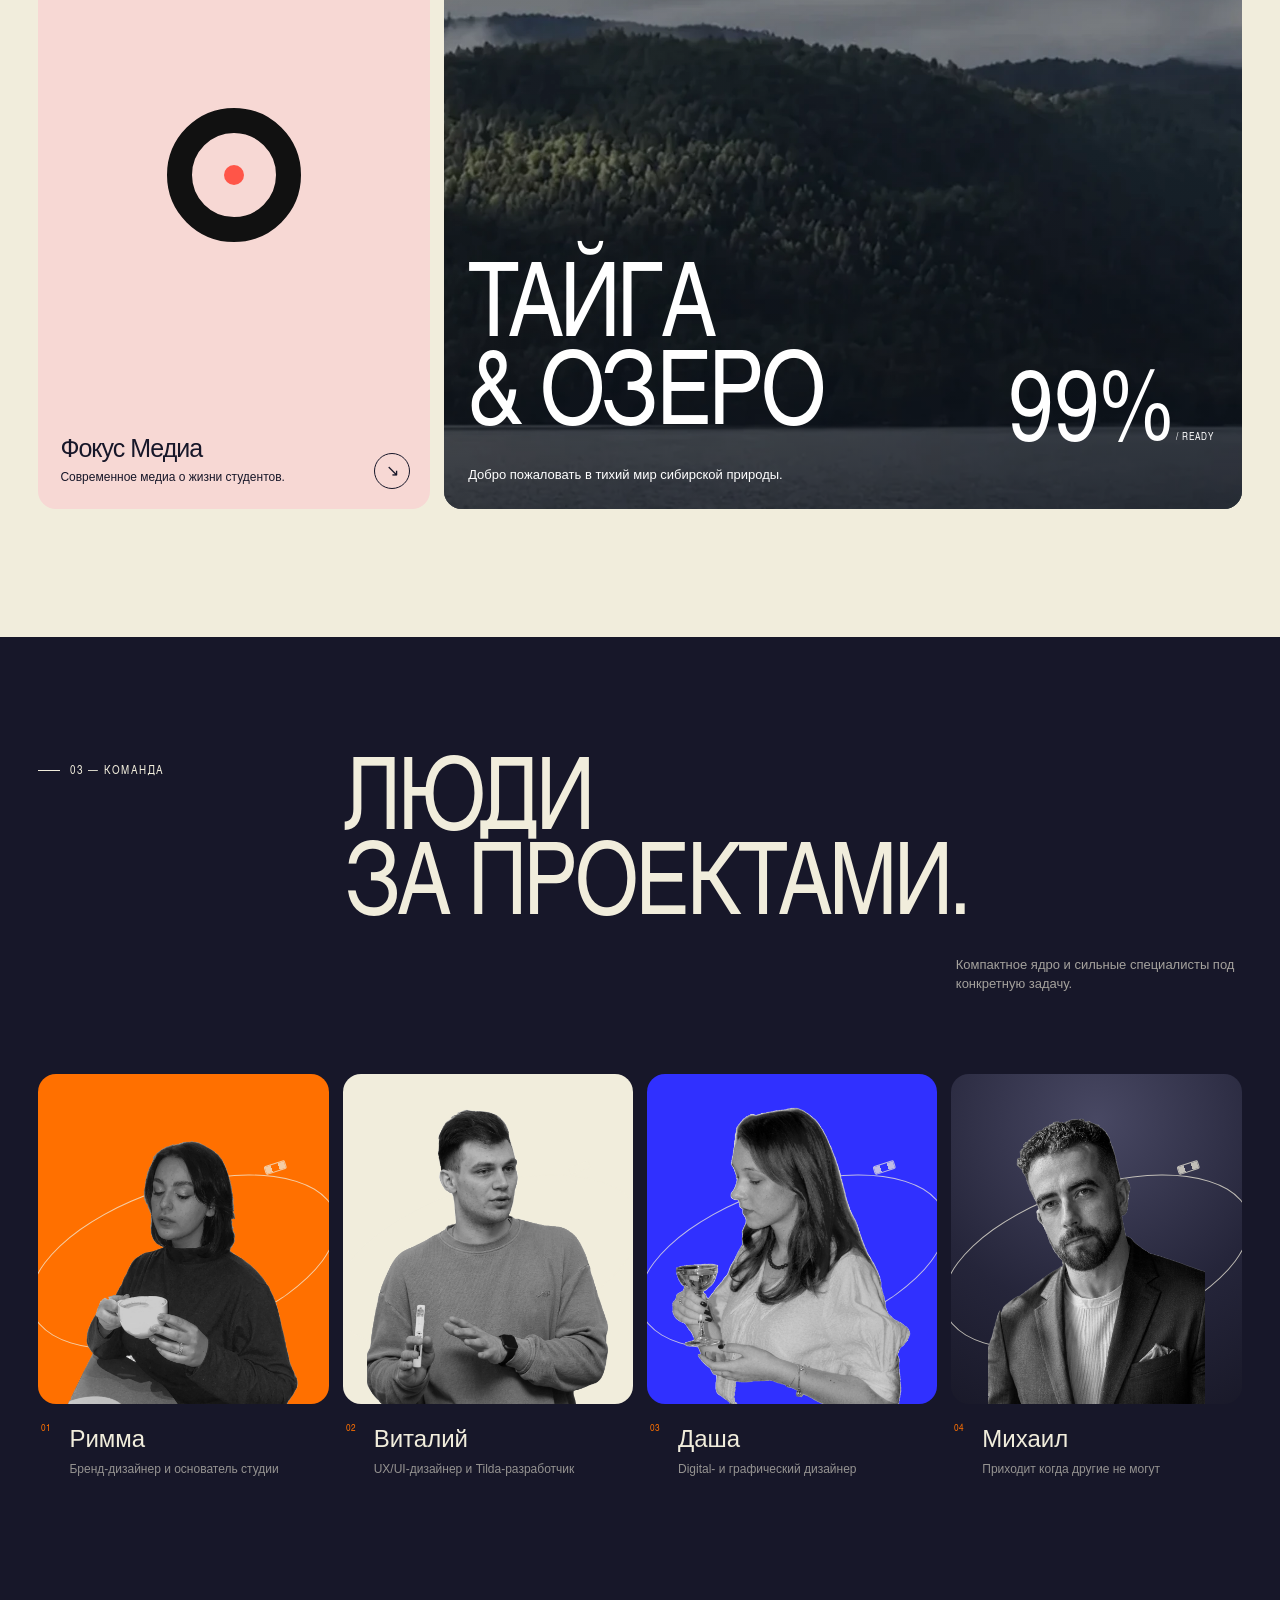
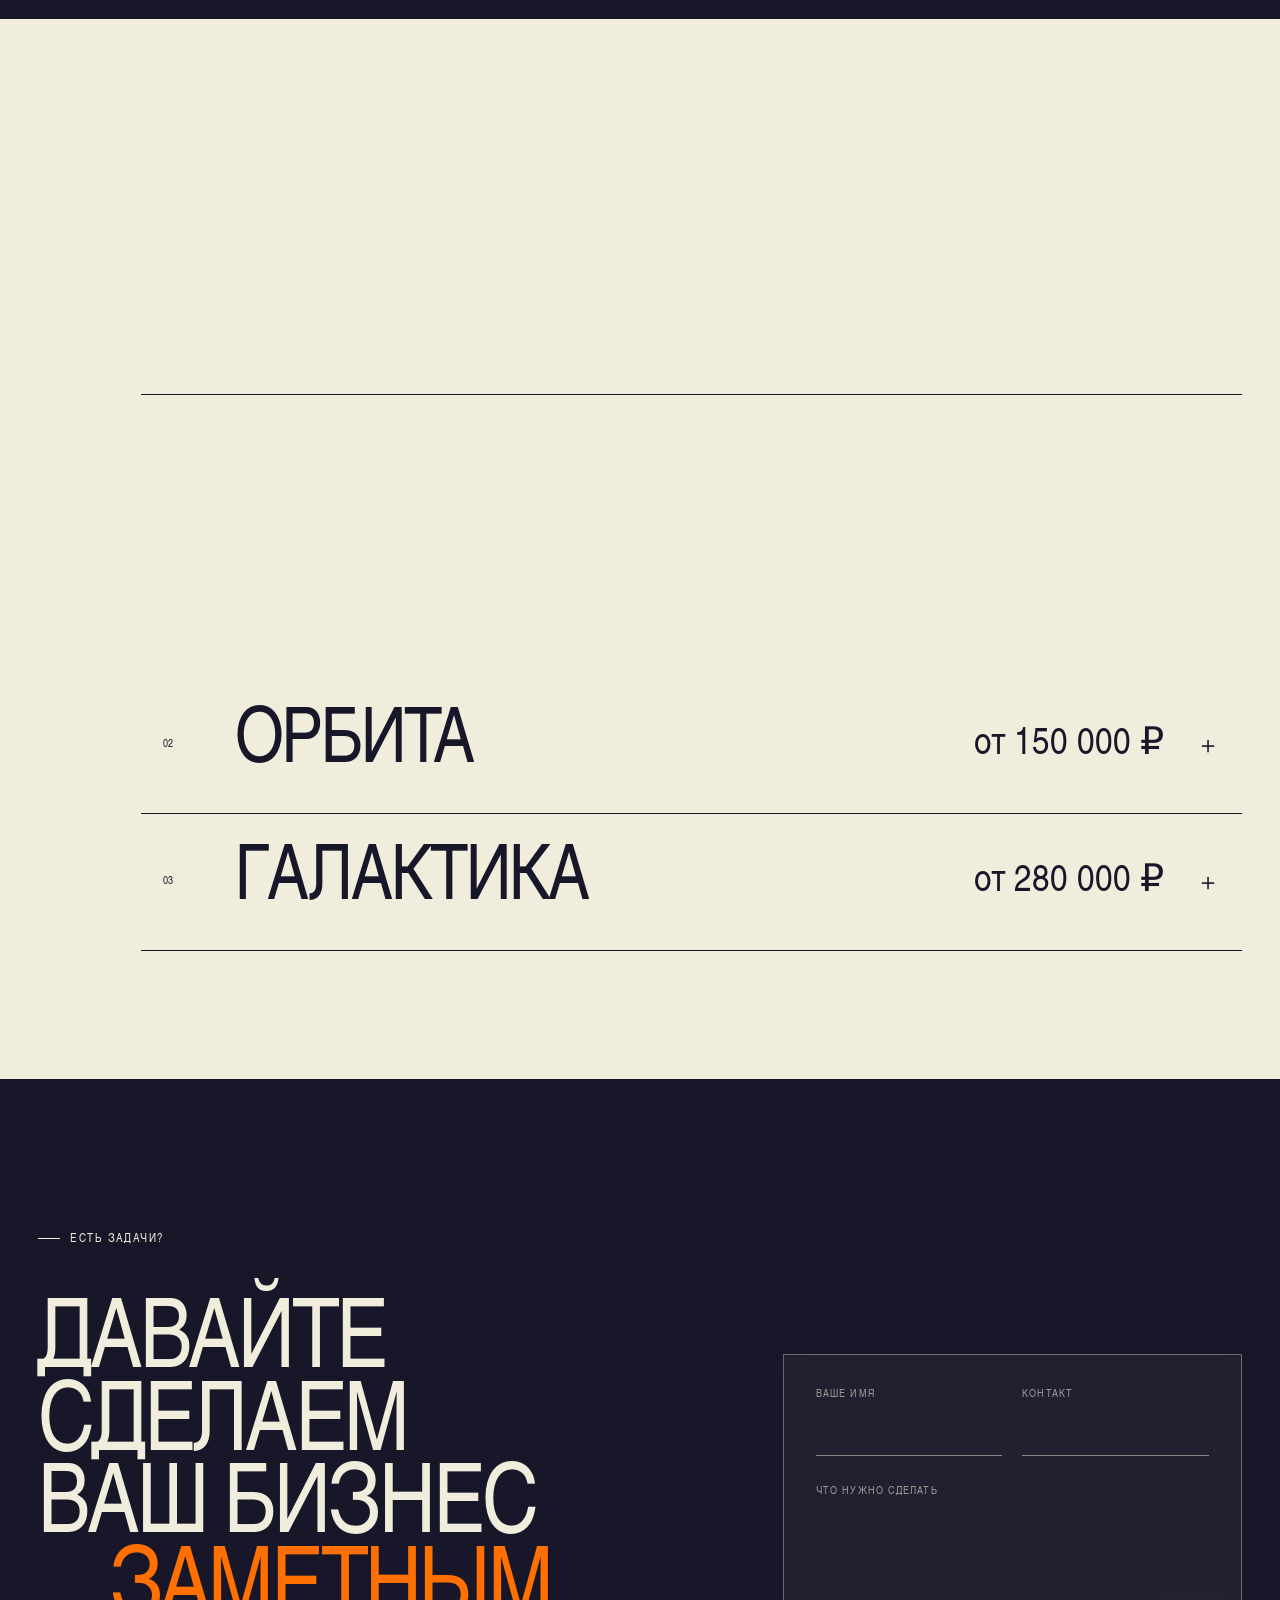
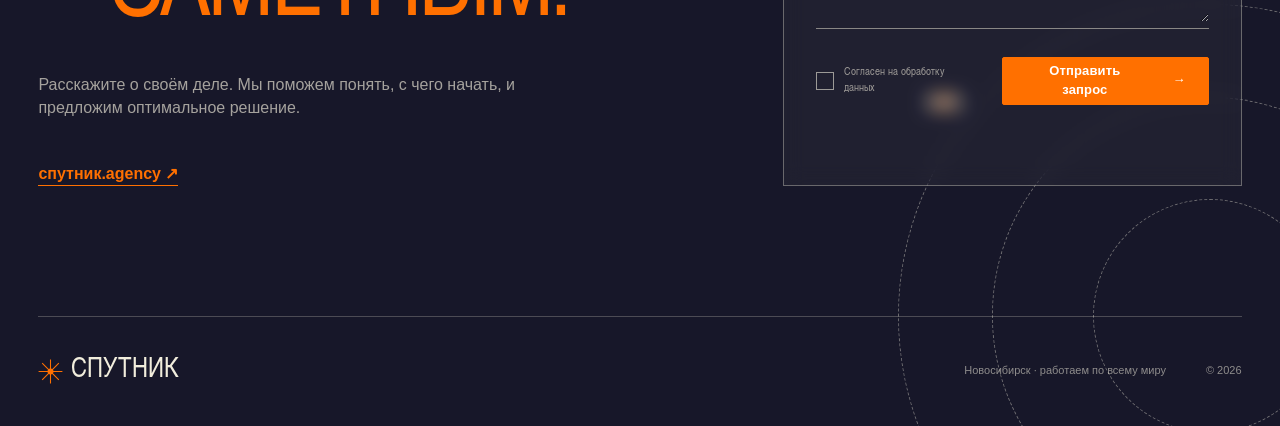
<file: rima-one-20260910/index.html>
<!doctype html>
<html lang="ru">
  <head>
    <meta charset="utf-8" />
    <meta name="viewport" content="width=device-width, initial-scale=1" />
    <meta
      name="description"
      content="Спутник — брендинг, сайты и дизайн-системы для бизнеса."
    />
    <meta name="theme-color" content="#171729" />
    <title>Спутник — ваш спутник в мире дизайна</title>
    <link rel="icon" href="./favicon.svg" />
    <link rel="stylesheet" href="./style.css" />
    <script src="./app.js" defer></script>
  </head>
  <body>
    <a class="skip-link" href="#main">К содержанию</a>
    <header class="site-header" data-header>
      <div class="shell header-grid">
        <a class="brand" href="#top" aria-label="Спутник — на главную">
          <svg class="brand-mark" viewBox="0 0 42 42" aria-hidden="true">
            <path d="M21 1v40M1 21h40M7 7l28 28M35 7 7 35" />
            <circle cx="21" cy="21" r="5" />
          </svg>
          <span>СПУТНИК</span>
        </a>
        <nav class="nav" data-menu aria-label="Основная навигация">
          <a href="#about">О студии</a>
          <a href="#work">Кейсы</a>
          <a href="#team">Команда</a>
          <a href="#plans">Тарифы</a>
        </nav>
        <a class="header-cta" href="#contact">Обсудить проект <span>↗</span></a>
        <button
          class="menu-toggle"
          type="button"
          data-menu-toggle
          aria-expanded="false"
          aria-label="Открыть меню"
        >
          <span></span><span></span>
        </button>
      </div>
    </header>

    <main id="main">
      <section class="hero" id="top">
        <div class="shell hero-grid">
          <div class="hero-copy">
            <p class="kicker reveal">Ваш спутник в мире дизайна</p>
            <h1 class="display reveal">
              <span>Делаем бизнес</span><em>заметным</em
              ><span>для клиентов.</span>
            </h1>
            <div class="hero-bottom reveal">
              <p>
                Помогаем подготовить бизнес к встрече со своими клиентами через
                брендинг, сайты и дизайн-системы.
              </p>
              <div class="hero-actions">
                <a class="button primary" href="#contact"
                  >Обсудить проект <span>→</span></a
                ><a class="text-link" href="#work">Смотреть кейсы ↓</a>
              </div>
            </div>
          </div>
          <div
            class="hero-orbit reveal"
            data-orbit
            aria-label="Абстрактная планета с орбитами — мотив исходного макета"
          >
            <div class="planet"><span></span></div>
            <div class="orbit orbit-a"><i></i><i></i></div>
            <div class="orbit orbit-b"><i></i></div>
            <div class="orbit orbit-c"><i></i></div>
            <span class="orbit-caption">DESIGN SYSTEM / 01</span>
          </div>
        </div>
        <div class="hero-index shell">
          <span>RIMA / EDITORIAL MOTION</span><span>55°02′ N · 82°55′ E</span
          ><span>Прокрутите ↓</span>
        </div>
      </section>

      <div class="service-marquee" aria-label="Услуги студии">
        <div class="marquee-track">
          <span>Брендинг</span><b>✣</b><span>Сайты</span><b>✣</b
          ><span>Приложения</span><b>✣</b><span>Соцсети</span><b>✣</b
          ><span>Дизайн-системы</span><b>✣</b><span>Брендинг</span><b>✣</b
          ><span>Сайты</span><b>✣</b><span>Приложения</span><b>✣</b>
        </div>
      </div>

      <section class="about dark-section" id="about">
        <div class="rays" aria-hidden="true"></div>
        <div class="shell about-grid">
          <p class="section-label reveal">01 — О студии</p>
          <h2 class="display about-title reveal">
            <span>Спутник —</span><em>попутчик,</em><span>товарищ в пути.</span>
          </h2>
          <div class="about-copy reveal">
            <p class="lead">
              Мы — команда талантливых специалистов, которая любит своё дело,
              ценит качественный сервис и создаёт сильные бренды.
            </p>
            <div class="copy-columns">
              <p>
                Объединяем опыт и экспертизу, внимание к деталям и сильное
                визуальное мышление. Создаём продуманные бренды, которые
                выглядят уверенно и работают на бизнес.
              </p>
              <p>
                Закрываем весь визуальный путь бренда: от идеи и айдентики до
                сайта и дальнейшего развития. Остаёмся рядом на каждом этапе.
              </p>
            </div>
          </div>
          <blockquote class="belief reveal">
            Красивый дизайн не спасёт бизнес.<br /><strong
              >Но точно поможет ему расти.</strong
            >
          </blockquote>
        </div>
      </section>

      <section class="work section" id="work">
        <div class="shell">
          <div class="section-head">
            <p class="section-label reveal">02 — Избранные кейсы</p>
            <h2 class="display reveal">Работы, которые<br />говорят за нас.</h2>
          </div>

          <article class="featured-case reveal">
            <div class="case-copy">
              <div class="case-meta">
                <span>01 / 07</span><span>Education / Beauty</span>
              </div>
              <h3 class="display">Сан<br />Валеро</h3>
              <dl>
                <div>
                  <dt>Проект</dt>
                  <dd>san-valero.ru</dd>
                </div>
                <div>
                  <dt>Сделали</dt>
                  <dd>Редизайн бренда и сайта</dd>
                </div>
              </dl>
              <p>
                Обновили визуальный образ академии, усилили коммуникацию с
                молодой аудиторией и сделали бренд более современным и
                узнаваемым.
              </p>
              <a
                class="button dark"
                href="https://san-valero.ru/"
                target="_blank"
                rel="noreferrer"
                >Смотреть сайт <span>↗</span></a
              >
            </div>
            <div class="case-visual magenta-grid">
              <img
                src="../rima-four-20260909/assets/san-valero-composition.webp"
                alt="Композиция сайта академии Сан Валеро на двух ноутбуках"
                loading="eager"
              />
              <span class="visual-label">BRAND SYSTEM / SV–01</span>
            </div>
          </article>

          <div class="case-stats reveal" aria-label="Результаты Сан Валеро">
            <div><strong>23%</strong><span>прирост новой аудитории</span></div>
            <div><strong>4%</strong><span>рост поступающих</span></div>
            <div><strong>350 тыс.</strong><span>новых охватов</span></div>
            <p>
              Новый Tone of voice помог регулярно делать продающий контент и
              говорить с молодой аудиторией на одном языке.
            </p>
          </div>

          <div class="project-grid">
            <a
              class="project-card blue reveal"
              href="https://www.behance.net/gallery/241910957/razrabotka-brenda-dlja-masterskoj-dizajna"
              target="_blank"
              rel="noreferrer"
              ><span class="card-no">02</span
              ><span class="card-type">Сайт · айдентика · лого</span
              ><strong class="project-mark">D›</strong>
              <div>
                <h3>Дизайнерская</h3>
                <p>Мастерская digital-дизайна и коллектив профессионалов.</p>
              </div>
              <i>↘</i></a
            >
            <a
              class="project-card black reveal"
              href="https://www.behance.net/gallery/234539475/Landing-page-Studio-Blackwork"
              target="_blank"
              rel="noreferrer"
              ><span class="card-no">03</span
              ><span class="card-type">Айдентика · лендинг</span
              ><strong class="project-mark sbw">SBW</strong>
              <div>
                <h3>Studio Blackwork</h3>
                <p>Мебель из металла и интерьерные решения.</p>
              </div>
              <i>↘</i></a
            >
            <a
              class="project-card yellow reveal"
              href="https://www.behance.net/gallery/232474425/Website-on-Tilda-Sofia-school"
              target="_blank"
              rel="noreferrer"
              ><span class="card-no">04</span
              ><span class="card-type">Сайт · айдентика</span
              ><strong class="project-mark sofia">S<span>✦</span></strong>
              <div>
                <h3>Sofia School</h3>
                <p>Онлайн-школа репетиторства.</p>
              </div>
              <i>↘</i></a
            >
            <a
              class="project-card ice reveal"
              href="https://www.behance.net/gallery/243706249/DENTAL-CAD-logotip-firmennyj-stil"
              target="_blank"
              rel="noreferrer"
              ><span class="card-no">05</span
              ><span class="card-type">Айдентика · печать</span
              ><strong class="project-mark dental"
                ><b>＋</b>DENTAL<br />CAD</strong
              >
              <div>
                <h3>DentalCAD</h3>
                <p>Клиника КТ-исследований.</p>
              </div>
              <i>↘</i></a
            >
            <a
              class="project-card pink reveal"
              href="https://www.behance.net/gallery/248397223/firmennyj-stil-dlja-mediacentra"
              target="_blank"
              rel="noreferrer"
              ><span class="card-no">06</span
              ><span class="card-type">Лого · айдентика · печать</span
              ><strong class="project-mark focus"><b></b></strong>
              <div>
                <h3>Фокус Медиа</h3>
                <p>Современное медиа о жизни студентов.</p>
              </div>
              <i>↘</i></a
            >
            <article class="taiga-card reveal" data-taiga>
              <img
                class="taiga-blur"
                src="[data-uri]"
                alt="Размытый пейзаж проекта Тайга и Озеро"
                loading="lazy"
              />
              <img
                class="taiga-sharp"
                src="[data-uri]"
                alt="Пейзаж проекта Тайга и Озеро"
                loading="lazy"
              />
              <div class="taiga-overlay">
                <span>07 · Сайт / в работе</span>
                <h3 class="display">Тайга<br />& Озеро</h3>
                <p>Добро пожаловать в тихий мир сибирской природы.</p>
                <strong>99%</strong>
              </div>
            </article>
          </div>
        </div>
      </section>

      <section class="team dark-section section" id="team">
        <div class="shell">
          <div class="section-head light">
            <p class="section-label reveal">03 — Команда</p>
            <h2 class="display reveal">Люди<br />за проектами.</h2>
            <p class="head-note reveal">
              Компактное ядро и сильные специалисты под конкретную задачу.
            </p>
          </div>
          <div class="team-grid">
            <article class="person reveal">
              <div class="portrait orange">
                <span class="portrait-orbit"></span
                ><img
                  src="./assets/rimma-upscaled.webp"
                  alt="Римма — бренд-дизайнер и основатель студии"
                  loading="lazy"
                />
              </div>
              <div>
                <span>01</span>
                <h3>Римма</h3>
                <p>Бренд-дизайнер и основатель студии</p>
              </div>
            </article>
            <article class="person reveal">
              <div class="portrait cream">
                <span class="portrait-orbit"></span
                ><img
                  src="./assets/vitaliy-upscaled.webp"
                  alt="Виталий — UX/UI-дизайнер и Tilda-разработчик"
                  loading="lazy"
                />
              </div>
              <div>
                <span>02</span>
                <h3>Виталий</h3>
                <p>UX/UI-дизайнер и Tilda-разработчик</p>
              </div>
            </article>
            <article class="person reveal">
              <div class="portrait blue">
                <span class="portrait-orbit"></span
                ><img
                  src="./assets/dasha-upscaled.webp"
                  alt="Даша — digital- и графический дизайнер"
                  loading="lazy"
                />
              </div>
              <div>
                <span>03</span>
                <h3>Даша</h3>
                <p>Digital- и графический дизайнер</p>
              </div>
            </article>
            <article class="person reveal">
    <div class="portrait midnight">
      <span class="portrait-orbit"></span
      ><img
        src="./assets/mikhail-upscaled.webp"
        alt="Михаил — приходит когда другие не могут"
        loading="lazy"
      />
    </div>
    <div>
      <span>04</span>
      <h3>Михаил</h3>
      <p>Приходит когда другие не могут</p>
    </div>
  </article>
          </div>
        </div>
      </section>

      <section class="plans section" id="plans">
        <div class="shell plans-layout">
          <div class="plans-intro">
            <p class="section-label reveal">04 — Форматы работы</p>
            <h2 class="display reveal">Выберите<br />свою орбиту.</h2>
            <p class="reveal">
              Три понятных масштаба работы. Финальный состав уточним после
              короткого разговора о задаче.
            </p>
          </div>
          <div class="plan-list" data-plans>
            <article class="plan is-open reveal">
              <button type="button" aria-expanded="true">
                <span>01</span>
                <h3>Старт</h3>
                <strong>от 90 000 ₽</strong><i>−</i>
              </button>
              <div class="plan-body">
                <div>
                  <p class="plan-for">
                    Для стартапа или нового бизнеса в нише.
                  </p>
                  <p>
                    Базовая визуальная система, с которой можно развивать бренд
                    на любых площадках.
                  </p>
                </div>
                <ul>
                  <li>Логотип</li>
                  <li>Фирменный стиль</li>
                  <li>Цветовая палитра</li>
                  <li>Шрифтовая система</li>
                  <li>Графические элементы</li>
                  <li>Руководство</li>
                </ul>
              </div>
            </article>
            <article class="plan reveal">
              <button type="button" aria-expanded="false">
                <span>02</span>
                <h3>Орбита</h3>
                <strong>от 150 000 ₽</strong><i>＋</i>
              </button>
              <div class="plan-body">
                <div>
                  <p class="plan-for">
                    Для малого или среднего бизнеса, желающего перемен.
                  </p>
                  <p>
                    Всё из «Старта» плюс площадка, которая расскажет и покажет
                    вас покупателю.
                  </p>
                </div>
                <ul>
                  <li>Всё из «Старт»</li>
                  <li>Сайт или лендинг под ключ</li>
                  <li>Посты-знакомства</li>
                  <li>Печатная продукция</li>
                </ul>
              </div>
            </article>
            <article class="plan reveal">
              <button type="button" aria-expanded="false">
                <span>03</span>
                <h3>Галактика</h3>
                <strong>от 280 000 ₽</strong><i>＋</i>
              </button>
              <div class="plan-body">
                <div>
                  <p class="plan-for">
                    Для бизнеса с опытом и потребностью в комплексной работе.
                  </p>
                  <p>
                    Бережём бренд на всех этапах и приводим его в порядок — от
                    идеи до каждого носителя.
                  </p>
                </div>
                <ul>
                  <li>Всё из «Орбита»</li>
                  <li>Мерчендайз</li>
                  <li>Презентации</li>
                  <li>Шаблоны для соцсетей</li>
                  <li>Долгосрочное сопровождение</li>
                </ul>
              </div>
            </article>
          </div>
        </div>
      </section>

      <section class="contact dark-section" id="contact">
        <div class="contact-orbits" aria-hidden="true">
          <i></i><i></i><i></i><b></b>
        </div>
        <div class="shell contact-grid">
          <div class="contact-copy reveal">
            <p class="section-label">Есть задачи?</p>
            <h2 class="display">
              Давайте сделаем<br />ваш бизнес <em>заметным.</em>
            </h2>
            <p>
              Расскажите о своём деле. Мы поможем понять, с чего начать, и
              предложим оптимальное решение.
            </p>
            <a
              href="https://xn--h1aehhjhg.agency/"
              target="_blank"
              rel="noreferrer"
              >спутник.agency ↗</a
            >
          </div>
          <form class="contact-form reveal" data-form novalidate>
            <label
              ><span>Ваше имя</span
              ><input name="name" autocomplete="name" required
            /></label>
            <label
              ><span>Контакт</span
              ><input name="contact" autocomplete="email" required
            /></label>
            <label class="wide"
              ><span>Что нужно сделать</span
              ><textarea name="brief" rows="4" required></textarea>
            </label>
            <div class="form-bottom wide">
              <label class="consent"
                ><input type="checkbox" required /><span
                  >Согласен на обработку данных</span
                ></label
              ><button class="button primary" type="submit">
                Отправить запрос <span>→</span>
              </button>
            </div>
            <p class="form-status wide" data-form-status aria-live="polite"></p>
          </form>
        </div>
        <footer class="shell footer">
          <a class="brand footer-brand" href="#top"
            ><svg class="brand-mark" viewBox="0 0 42 42" aria-hidden="true">
              <path d="M21 1v40M1 21h40M7 7l28 28M35 7 7 35" />
              <circle cx="21" cy="21" r="5" /></svg
            ><span>СПУТНИК</span></a
          ><span>Новосибирск · работаем по всему миру</span
          ><span>© <span data-year></span></span>
        </footer>
      </section>
    </main>
  </body>
</html>
</file>
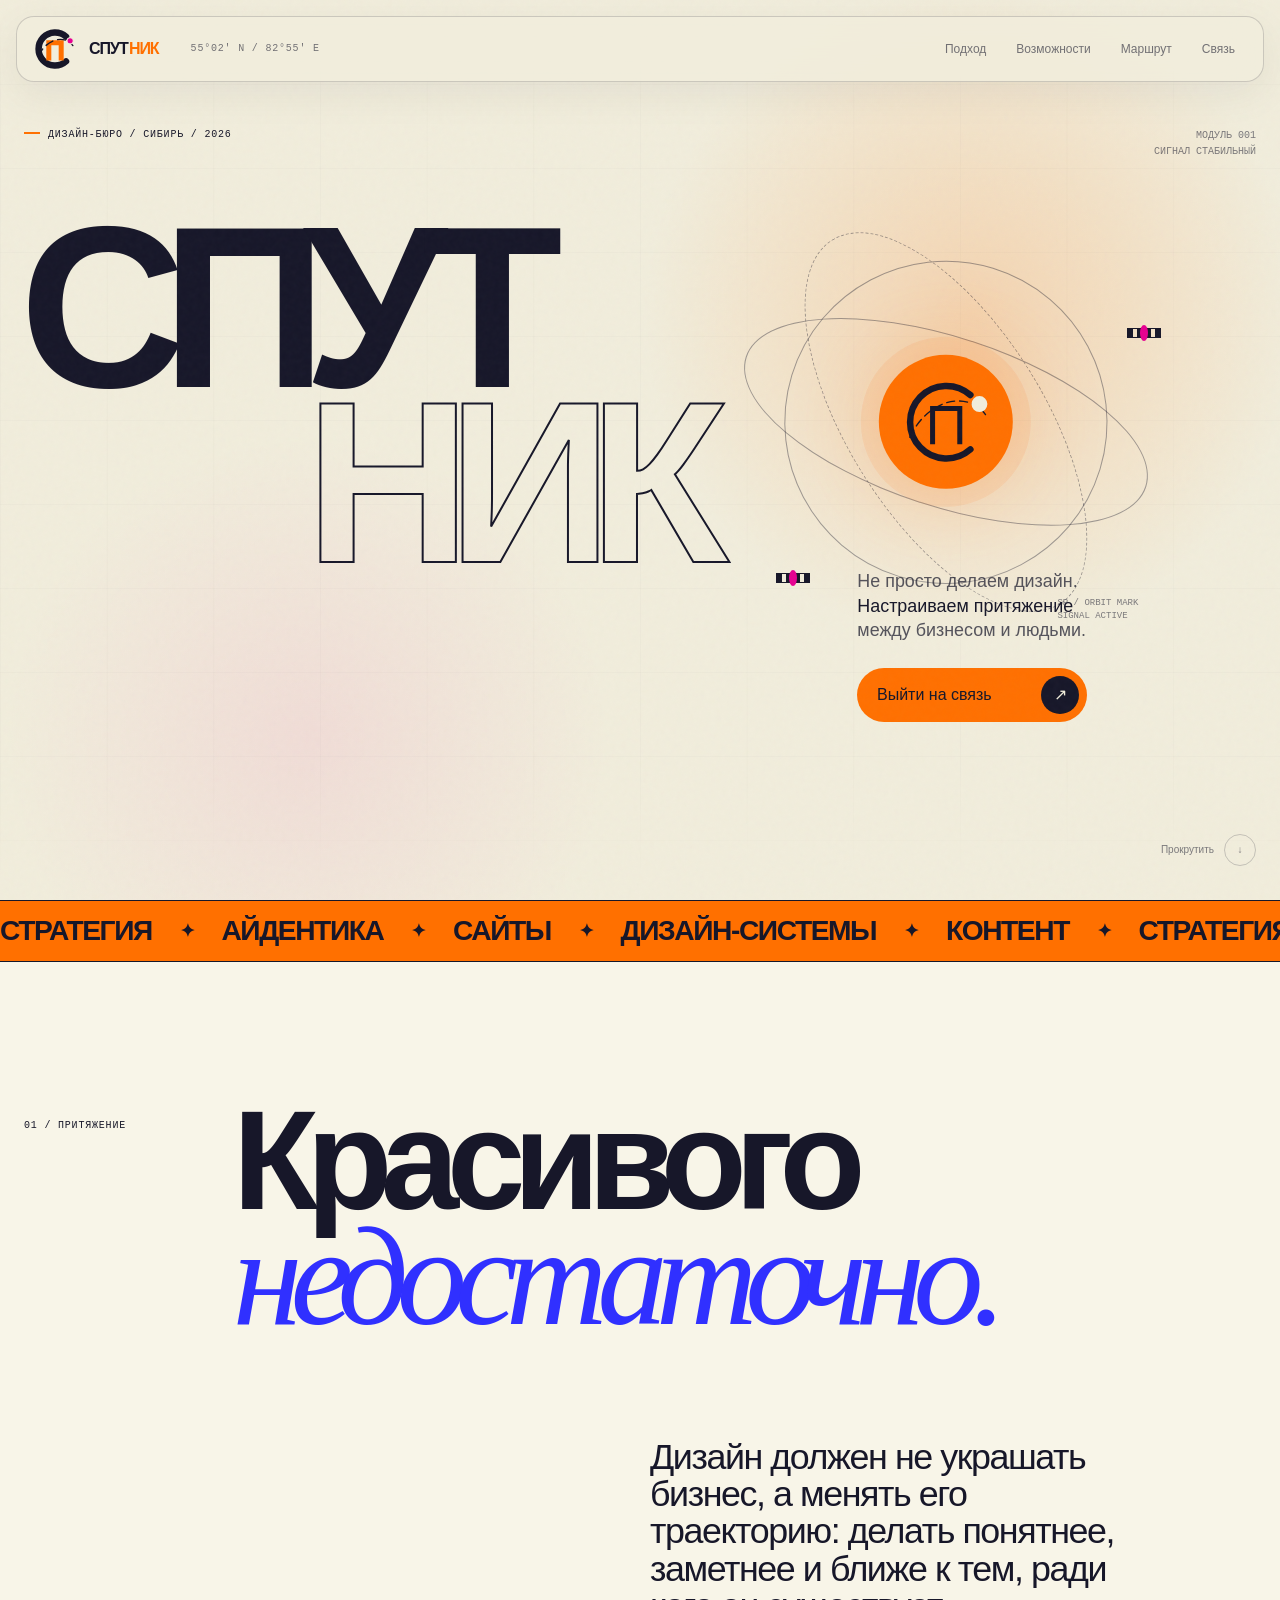
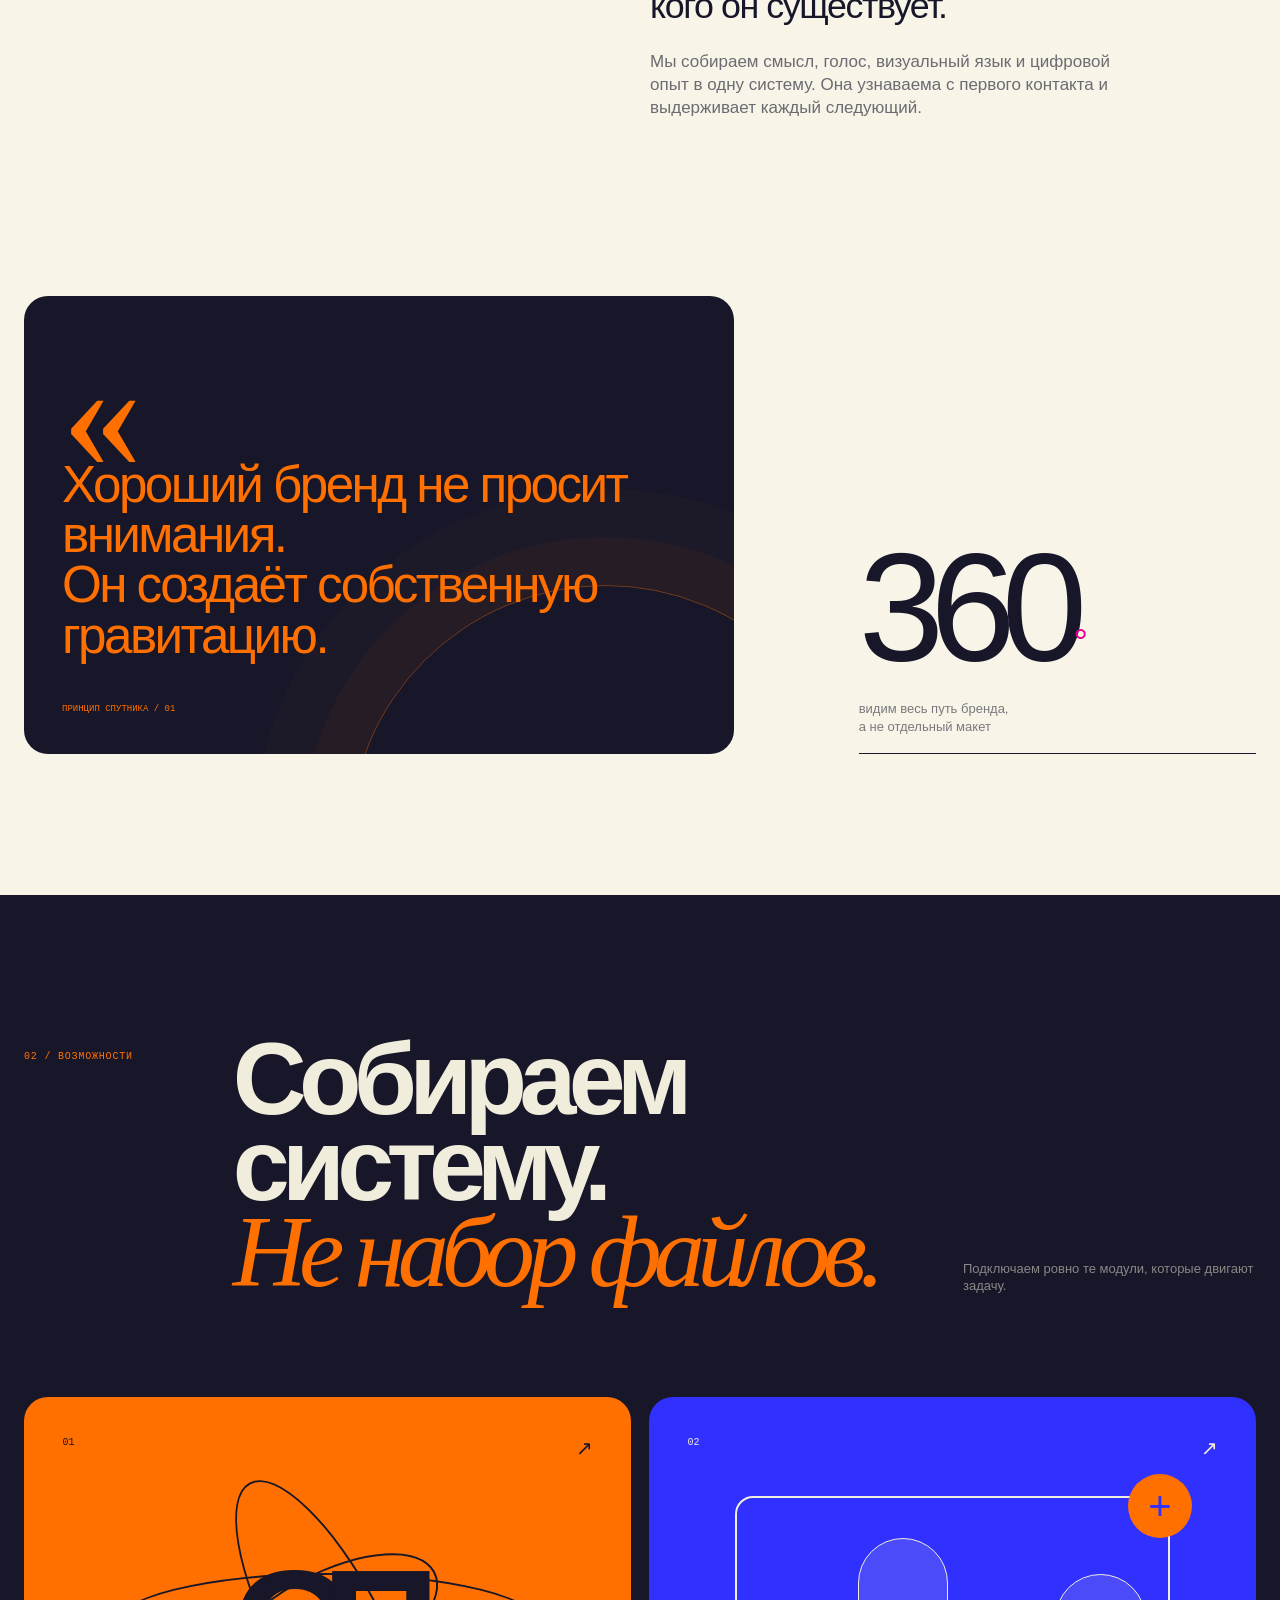
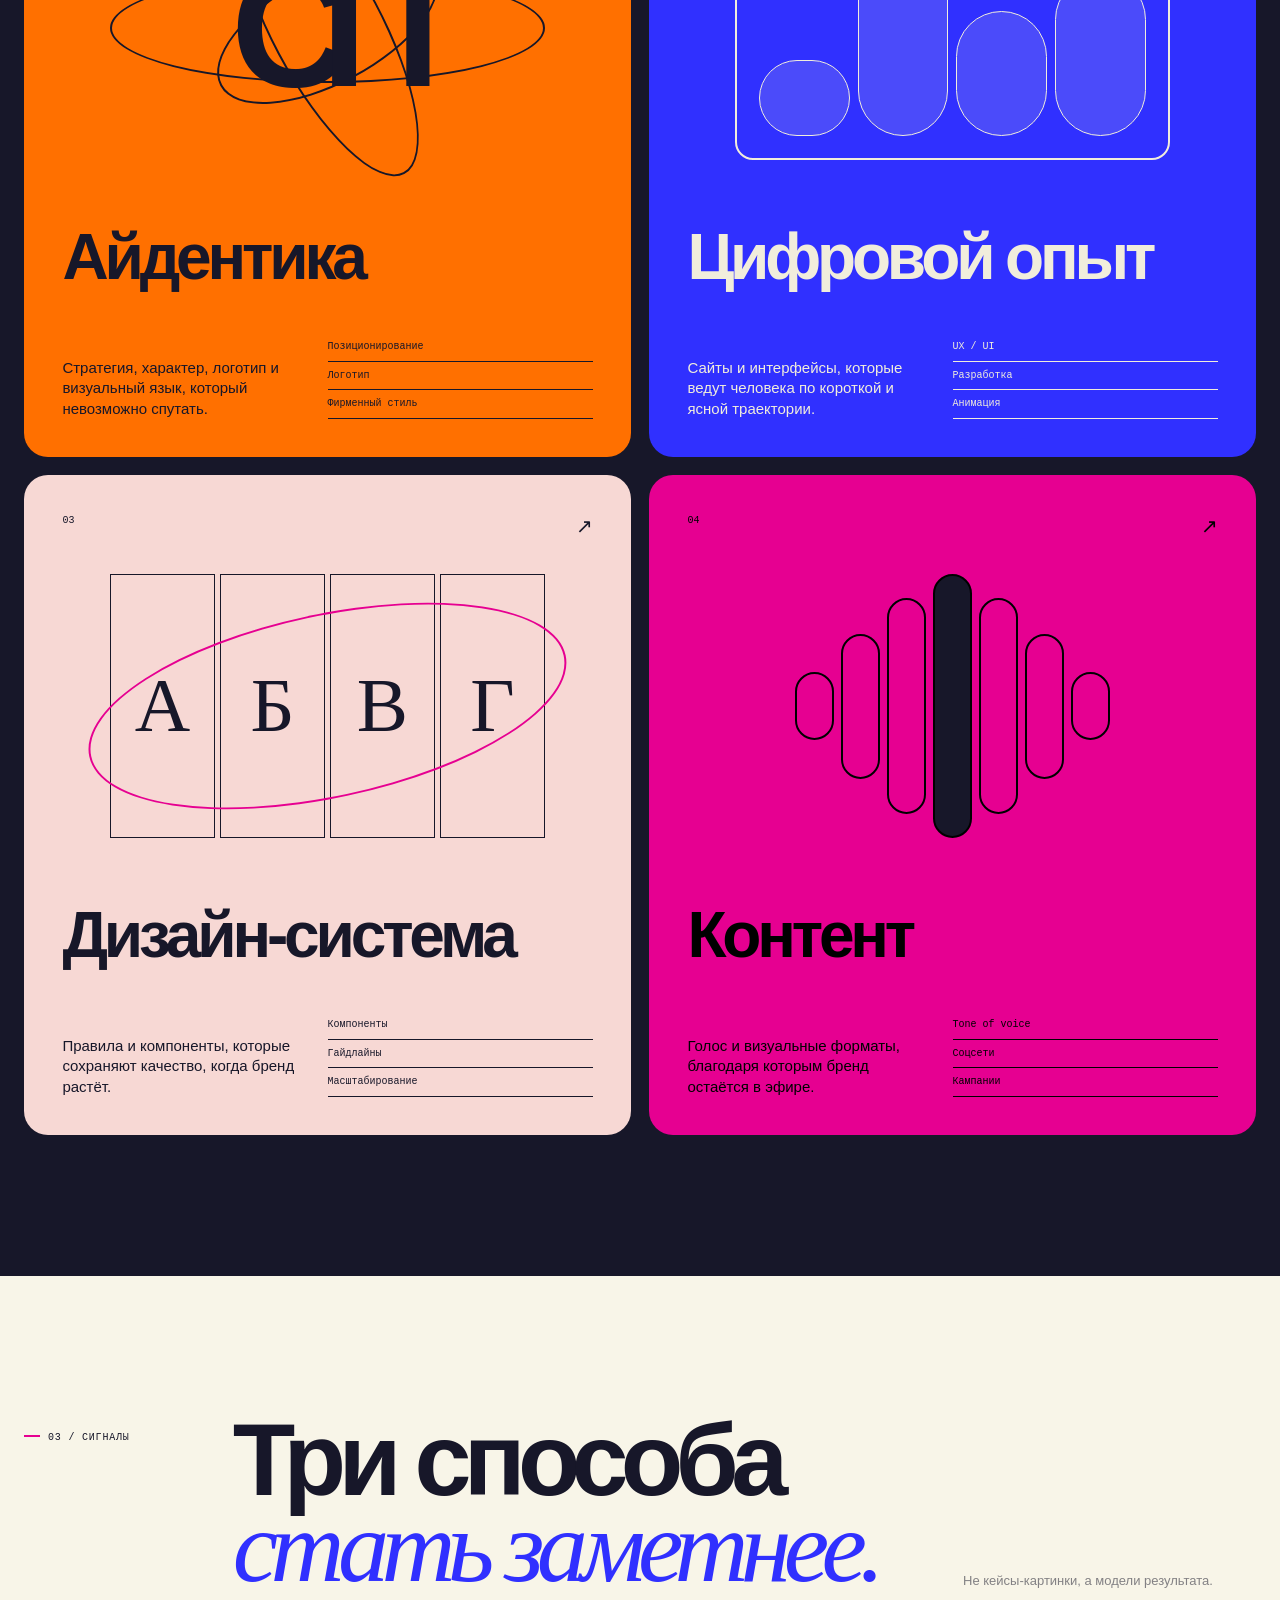
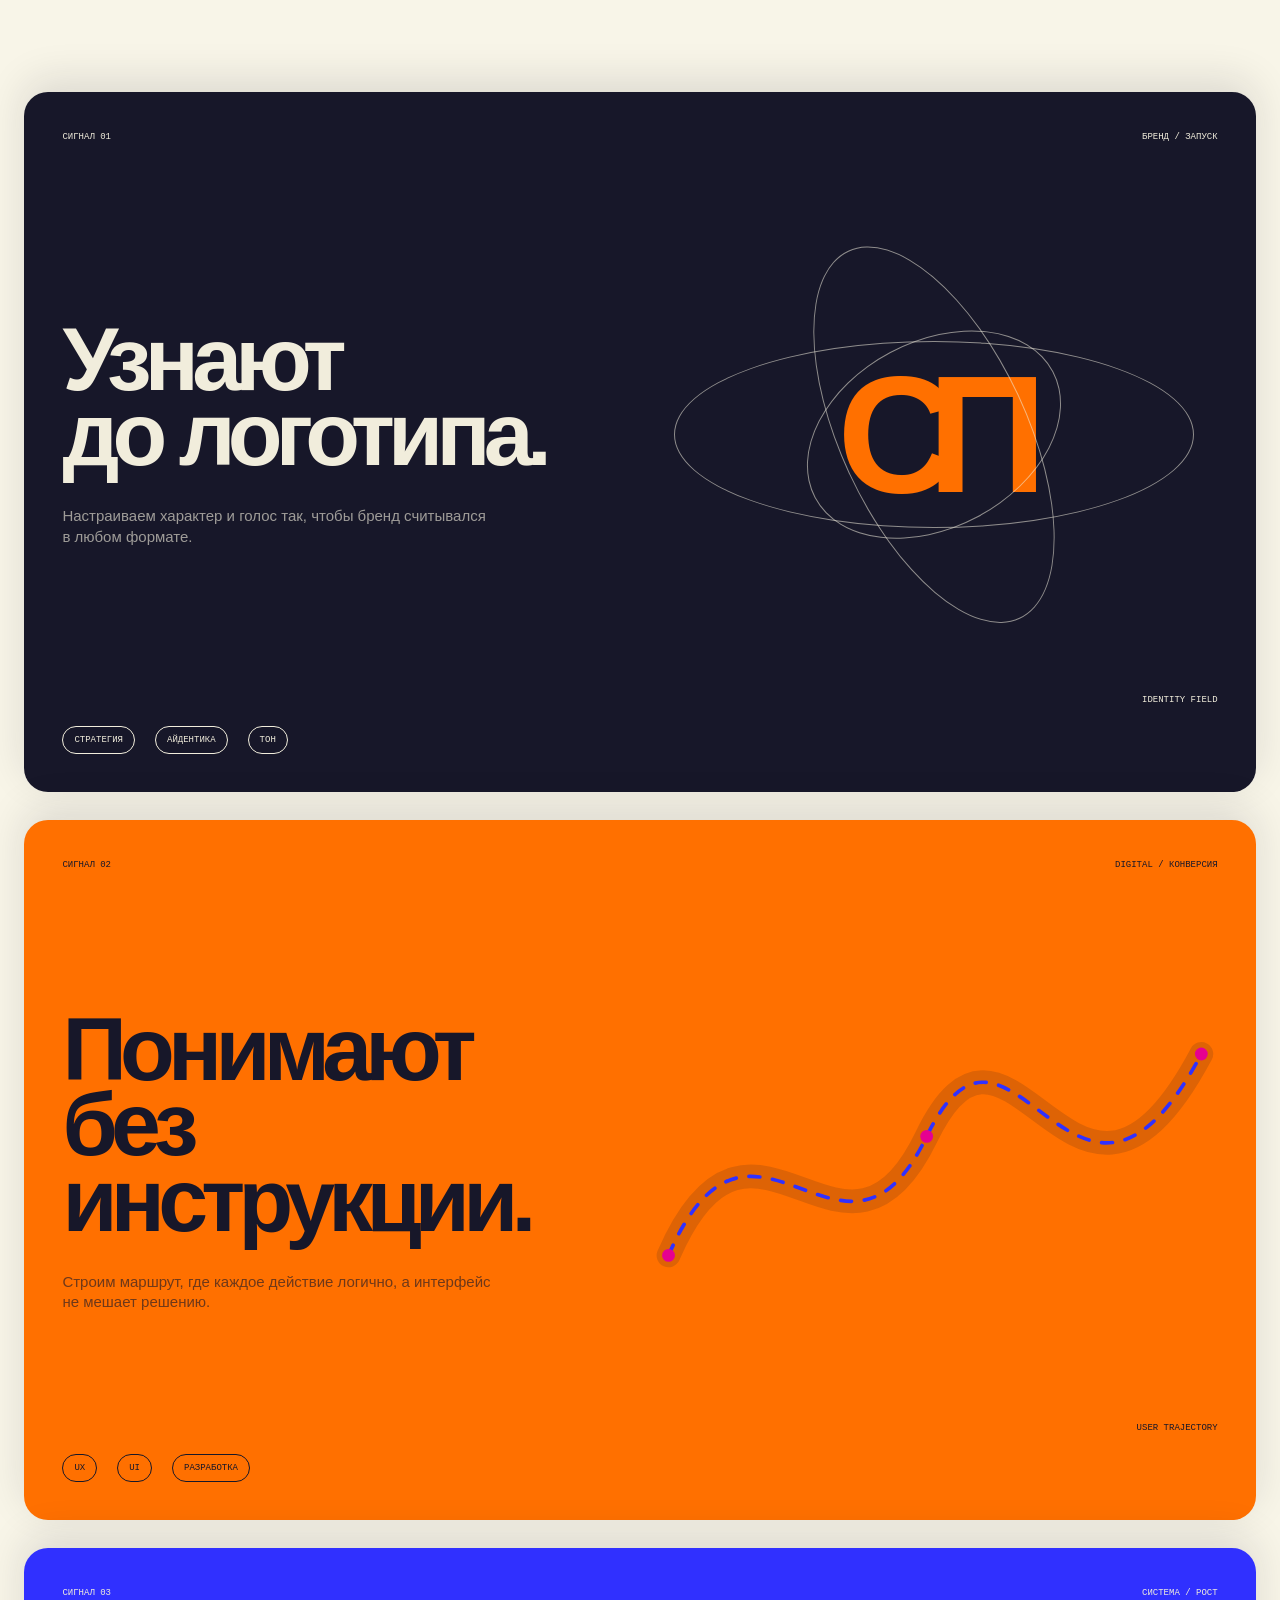
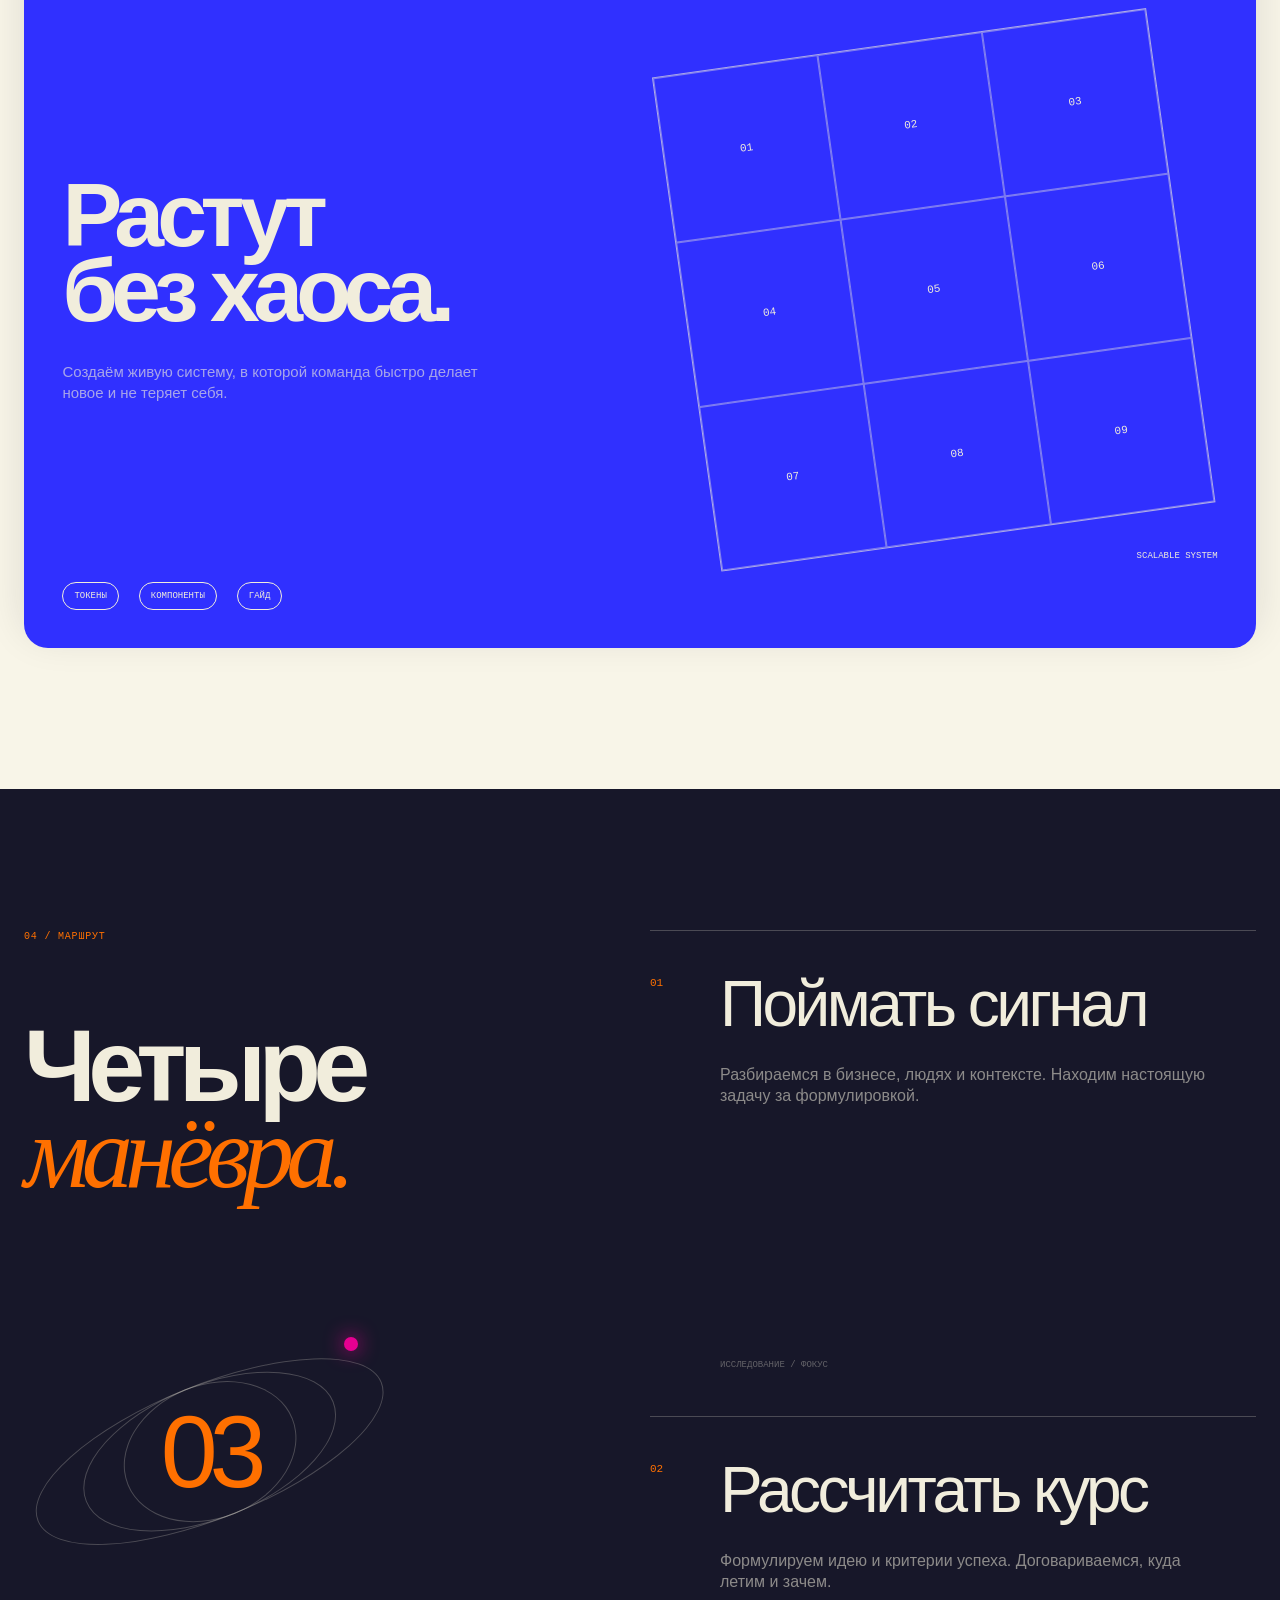
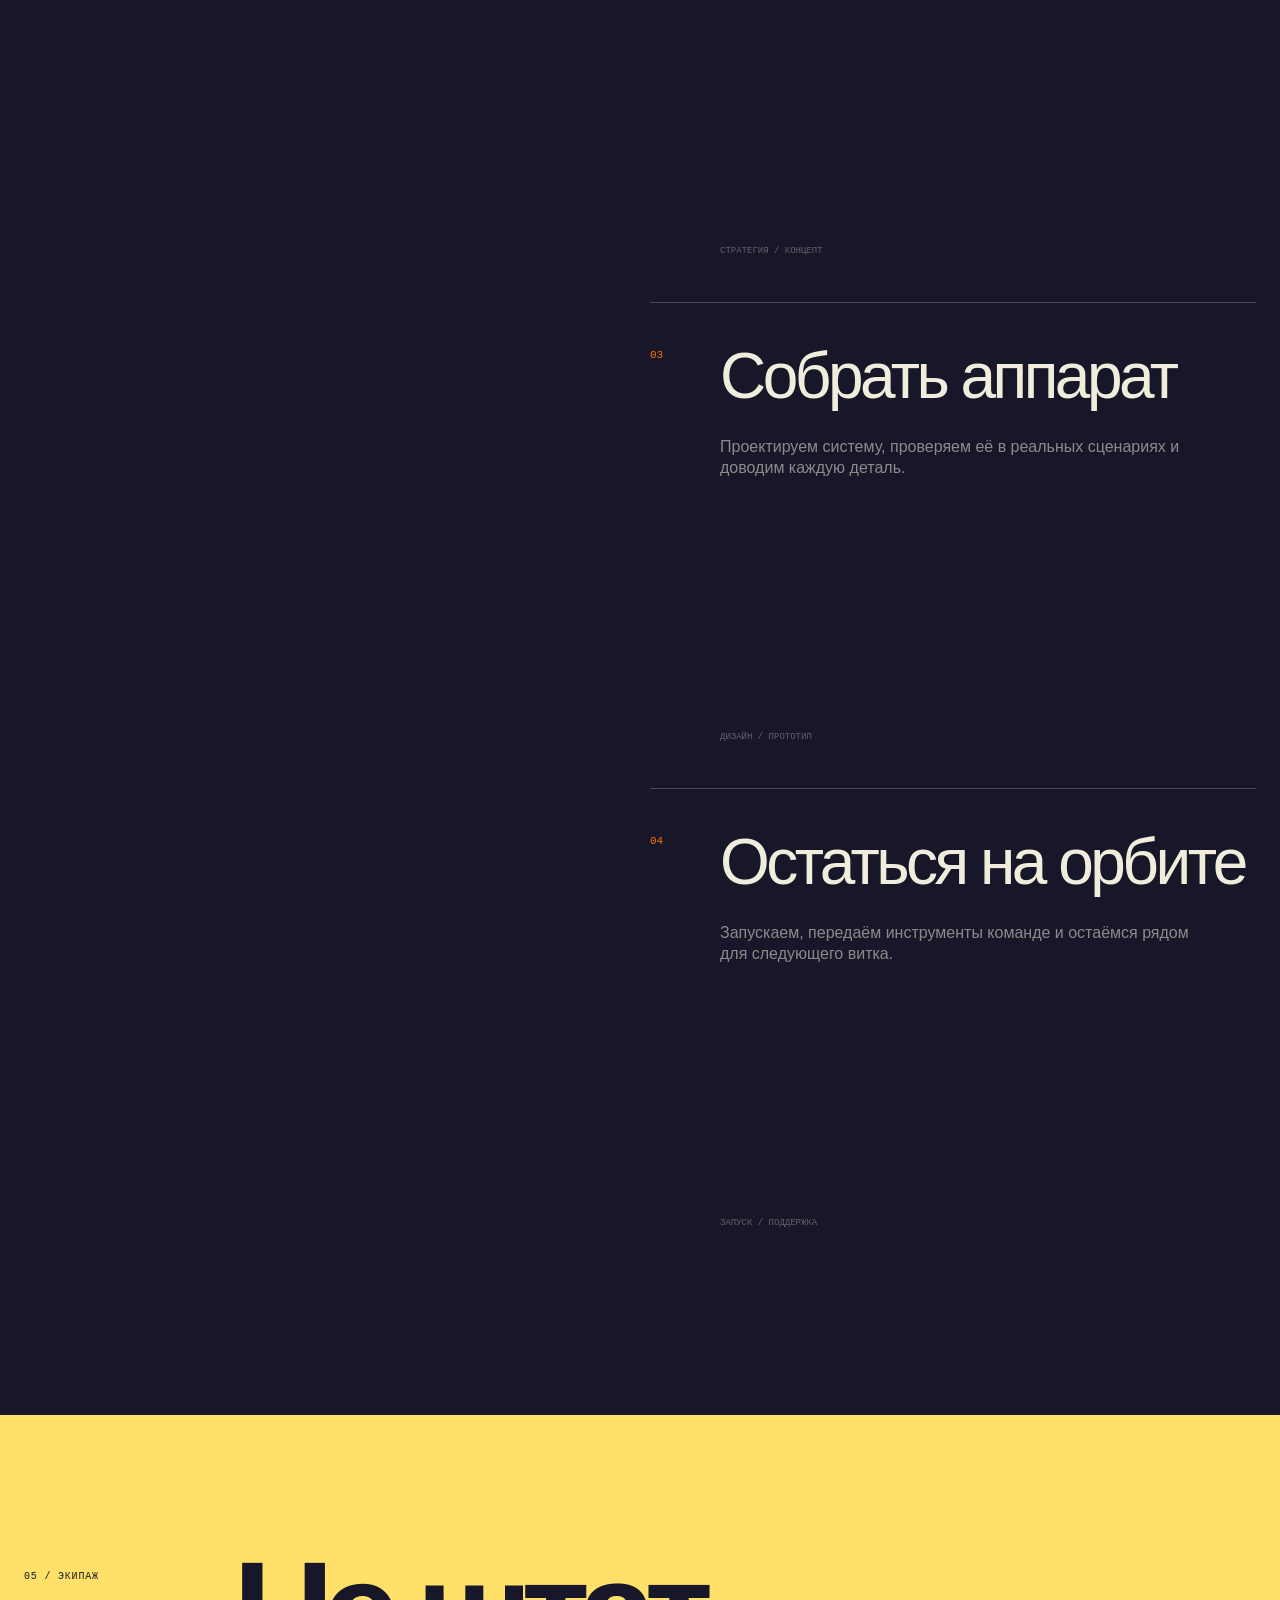
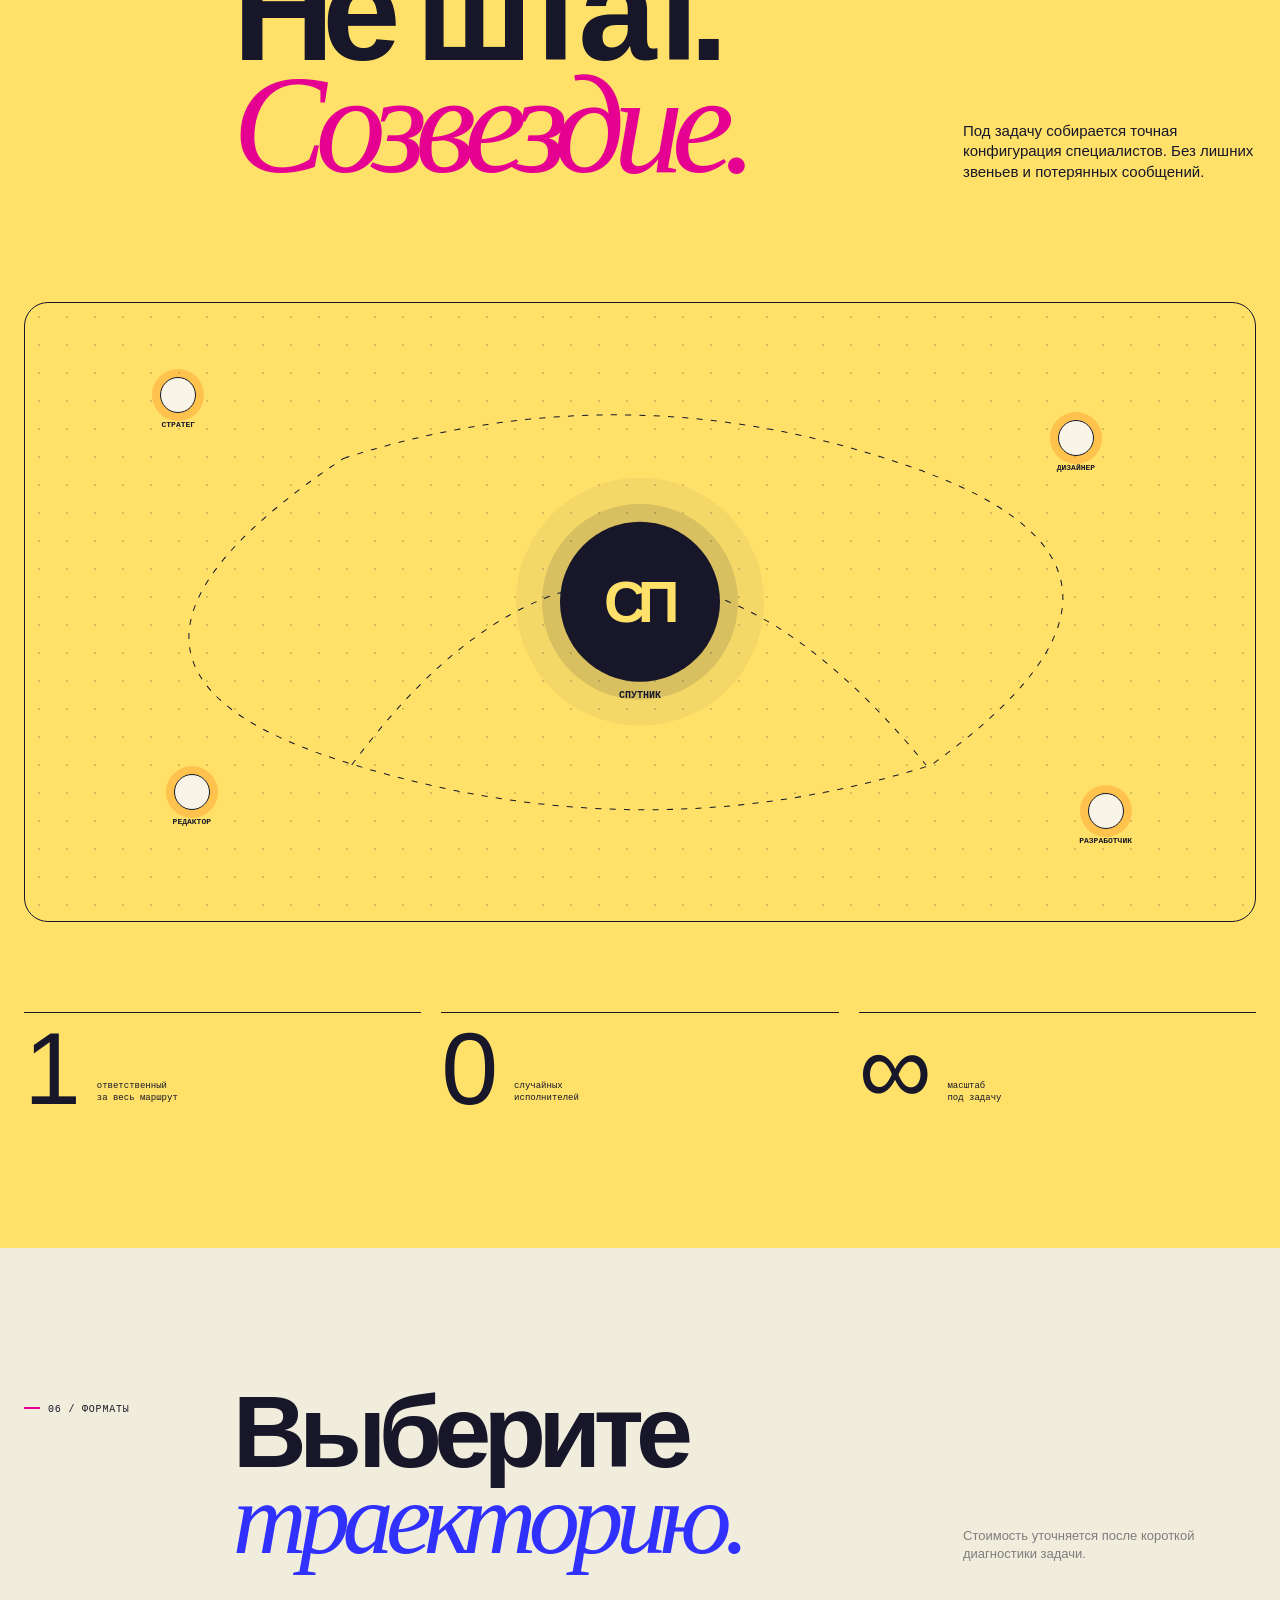
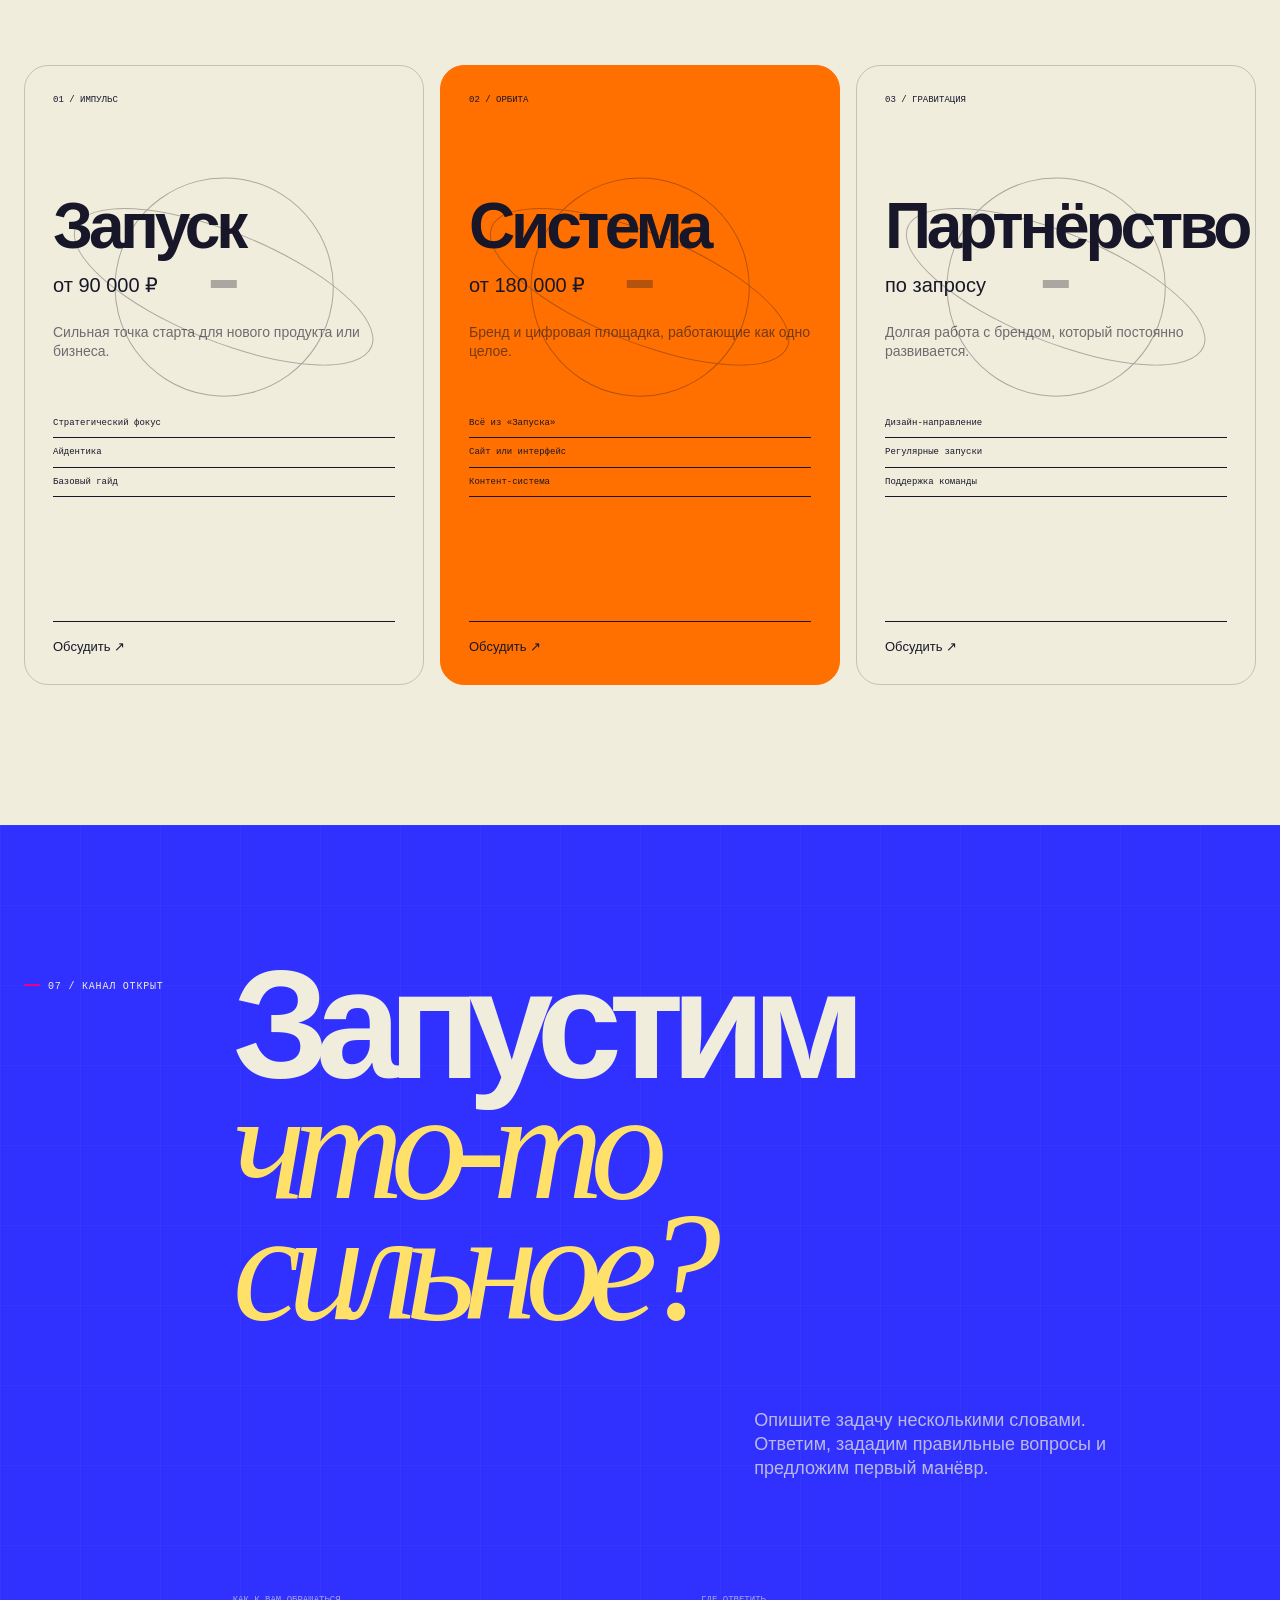
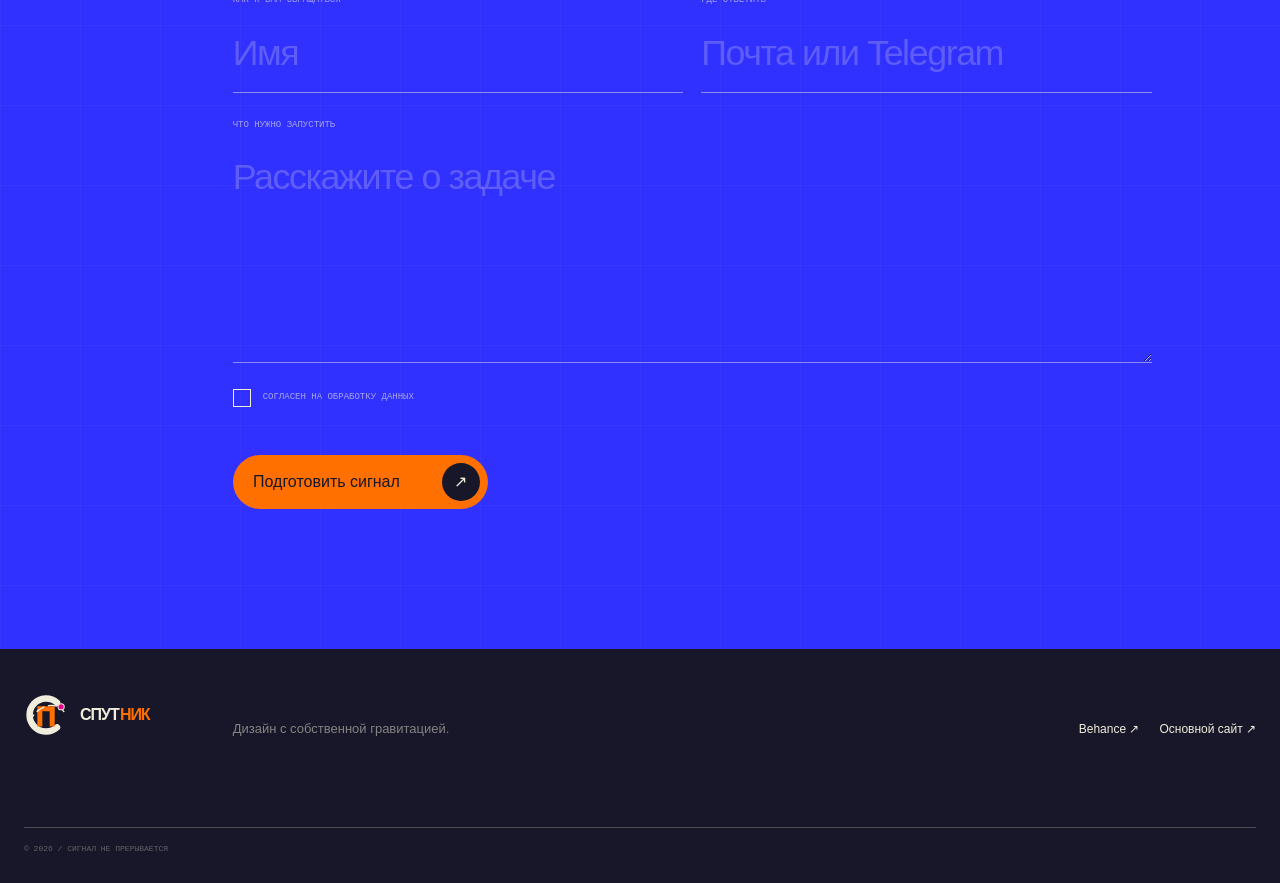
<file: sputnik-signal-20260910/index.html>
<!doctype html>
<html lang="ru">
  <head>
    <meta charset="UTF-8" />
    <meta name="viewport" content="width=device-width, initial-scale=1" />
    <meta
      name="description"
      content="Спутник — дизайн-бюро, которое настраивает притяжение между бизнесом и людьми. Брендинг, сайты и дизайн-системы."
    />
    <meta name="theme-color" content="#f1eddc" />
    <title>Спутник — дизайн с гравитацией</title>
    <link rel="icon" href="./favicon.svg" type="image/svg+xml" />
    <link rel="stylesheet" href="./style.css" />
    <script src="./app.js" defer></script>
  </head>
  <body>
    <a class="skip-link" href="#content">К содержанию</a>
    <div class="noise" aria-hidden="true"></div>
    <div class="scroll-progress" aria-hidden="true"><span></span></div>

    <header class="site-header" data-header>
      <a class="brand magnetic" href="#top" aria-label="Спутник — наверх">
        <svg
          class="logo-emblem"
          viewBox="0 0 64 64"
          aria-hidden="true"
          focusable="false"
        >
          <path class="logo-c" d="M48 14A24 24 0 1 0 48 50"></path>
          <path class="logo-p" d="M23 45V23H41V45"></path>
          <path class="logo-orbit" d="M8 42C19 18 45 10 58 27"></path>
          <circle class="logo-satellite" cx="54" cy="20" r="4.5"></circle>
        </svg>
        <span class="brand-word"><b>СПУТ</b><i>НИК</i></span>
      </a>
      <p class="header-coordinate">55°02′ N / 82°55′ E</p>
      <nav class="desktop-nav" aria-label="Основная навигация">
        <a href="#approach" data-nav="approach">Подход</a>
        <a href="#capabilities" data-nav="capabilities">Возможности</a>
        <a href="#process" data-nav="process">Маршрут</a>
        <a href="#contact" data-nav="contact">Связь</a>
      </nav>
      <button
        class="menu-toggle"
        type="button"
        aria-expanded="false"
        aria-controls="mobile-menu"
      >
        <span></span><span></span><span class="sr-only">Открыть меню</span>
      </button>
      <div class="mobile-menu" id="mobile-menu" aria-hidden="true">
        <a href="#approach">Подход</a>
        <a href="#capabilities">Возможности</a>
        <a href="#signals">Сигналы</a>
        <a href="#process">Маршрут</a>
        <a href="#contact">Связь</a>
        <p>Дизайн-бюро полного цикла<br />Работаем из Сибири — везде</p>
      </div>
    </header>

    <main id="content">
      <section class="hero" id="top" data-section="top">
        <canvas id="gravity-field" aria-hidden="true"></canvas>
        <div class="hero-grid shell">
          <p class="eyebrow reveal">ДИЗАЙН-БЮРО / СИБИРЬ / 2026</p>
          <p class="hero-index reveal">МОДУЛЬ 001<br />СИГНАЛ СТАБИЛЬНЫЙ</p>

          <h1 class="hero-title" aria-label="Спутник">
            <span class="title-row title-row-a" data-scramble="СПУТ">СПУТ</span>
            <span class="title-row title-row-b" data-scramble="НИК">НИК</span>
          </h1>

          <div class="hero-copy reveal">
            <p>
              Не просто делаем дизайн.<br />
              <strong>Настраиваем притяжение</strong><br />
              между бизнесом и людьми.
            </p>
            <a class="signal-button magnetic" href="#contact">
              <span>Выйти на связь</span>
              <i aria-hidden="true">↗</i>
            </a>
          </div>

          <div class="hero-system" data-orbit-system aria-hidden="true">
            <div class="system-ring ring-a"></div>
            <div class="system-ring ring-b"></div>
            <div class="system-ring ring-c"></div>
            <div class="system-core">
              <svg
                class="logo-emblem"
                viewBox="0 0 64 64"
                aria-hidden="true"
                focusable="false"
              >
                <path class="logo-c" d="M48 14A24 24 0 1 0 48 50"></path>
                <path class="logo-p" d="M23 45V23H41V45"></path>
                <path class="logo-orbit" d="M8 42C19 18 45 10 58 27"></path>
                <circle class="logo-satellite" cx="54" cy="20" r="4.5"></circle>
              </svg>
            </div>
            <i class="system-satellite sat-a"></i>
            <i class="system-satellite sat-b"></i>
            <div class="system-readout">SP / ORBIT MARK<br />SIGNAL ACTIVE</div>
          </div>

          <div class="hero-footer reveal">
            <span>Брендинг</span><span>Сайты</span><span>Интерфейсы</span
            ><span>Системы</span>
          </div>
          <a class="scroll-cue" href="#approach"
            ><span>Прокрутить</span><i>↓</i></a
          >
        </div>
      </section>

      <div class="signal-tape" aria-label="Направления работы">
        <div class="signal-tape-track">
          <span>СТРАТЕГИЯ</span><i>✦</i><span>АЙДЕНТИКА</span><i>✦</i
          ><span>САЙТЫ</span><i>✦</i><span>ДИЗАЙН-СИСТЕМЫ</span><i>✦</i
          ><span>КОНТЕНТ</span><i>✦</i><span>СТРАТЕГИЯ</span><i>✦</i
          ><span>АЙДЕНТИКА</span><i>✦</i><span>САЙТЫ</span><i>✦</i
          ><span>ДИЗАЙН-СИСТЕМЫ</span><i>✦</i><span>КОНТЕНТ</span><i>✦</i>
        </div>
      </div>

      <section class="approach section" id="approach" data-section="approach">
        <div class="shell approach-grid">
          <p class="section-code reveal">01 / ПРИТЯЖЕНИЕ</p>
          <h2 class="mega-heading reveal">
            Красивого<br />
            <em>недостаточно.</em>
          </h2>
          <div class="approach-copy reveal">
            <p class="lead">
              Дизайн должен не украшать бизнес, а менять его траекторию: делать
              понятнее, заметнее и ближе к тем, ради кого он существует.
            </p>
            <p>
              Мы собираем смысл, голос, визуальный язык и цифровой опыт в одну
              систему. Она узнаваема с первого контакта и выдерживает каждый
              следующий.
            </p>
          </div>
          <blockquote class="gravity-quote reveal">
            <span>«</span>
            <p>
              Хороший бренд не просит внимания.<br />Он создаёт собственную
              гравитацию.
            </p>
            <small>ПРИНЦИП СПУТНИКА / 01</small>
          </blockquote>
          <div class="approach-metric reveal">
            <b data-count="360">000</b><sup>°</sup>
            <p>видим весь путь бренда,<br />а не отдельный макет</p>
          </div>
        </div>
      </section>

      <section
        class="capabilities section"
        id="capabilities"
        data-section="capabilities"
      >
        <div class="shell">
          <div class="section-intro">
            <p class="section-code reveal">02 / ВОЗМОЖНОСТИ</p>
            <h2 class="section-title reveal">
              Собираем систему.<br /><em>Не набор файлов.</em>
            </h2>
            <p class="section-note reveal">
              Подключаем ровно те модули, которые двигают задачу.
            </p>
          </div>

          <div class="capability-grid">
            <article class="capability-card card-acid reveal" data-tilt>
              <header><span>01</span><i>↗</i></header>
              <div class="card-glyph glyph-identity" aria-hidden="true">
                <b>СП</b><span></span><span></span><span></span>
              </div>
              <h3>Айдентика</h3>
              <p>
                Стратегия, характер, логотип и визуальный язык, который
                невозможно спутать.
              </p>
              <ul>
                <li>Позиционирование</li>
                <li>Логотип</li>
                <li>Фирменный стиль</li>
              </ul>
            </article>

            <article class="capability-card card-cobalt reveal" data-tilt>
              <header><span>02</span><i>↗</i></header>
              <div class="card-glyph glyph-interface" aria-hidden="true">
                <span></span><span></span><span></span><span></span><b>+</b>
              </div>
              <h3>Цифровой опыт</h3>
              <p>
                Сайты и интерфейсы, которые ведут человека по короткой и ясной
                траектории.
              </p>
              <ul>
                <li>UX / UI</li>
                <li>Разработка</li>
                <li>Анимация</li>
              </ul>
            </article>

            <article class="capability-card card-ivory reveal" data-tilt>
              <header><span>03</span><i>↗</i></header>
              <div class="card-glyph glyph-system" aria-hidden="true">
                <span>А</span><span>Б</span><span>В</span><span>Г</span><i></i>
              </div>
              <h3>Дизайн-система</h3>
              <p>
                Правила и компоненты, которые сохраняют качество, когда бренд
                растёт.
              </p>
              <ul>
                <li>Компоненты</li>
                <li>Гайдлайны</li>
                <li>Масштабирование</li>
              </ul>
            </article>

            <article class="capability-card card-orange reveal" data-tilt>
              <header><span>04</span><i>↗</i></header>
              <div class="card-glyph glyph-signal" aria-hidden="true">
                <i></i><i></i><i></i><i></i><i></i><i></i><i></i>
              </div>
              <h3>Контент</h3>
              <p>
                Голос и визуальные форматы, благодаря которым бренд остаётся в
                эфире.
              </p>
              <ul>
                <li>Tone of voice</li>
                <li>Соцсети</li>
                <li>Кампании</li>
              </ul>
            </article>
          </div>
        </div>
      </section>

      <section class="signals section" id="signals" data-section="signals">
        <div class="shell">
          <div class="section-intro signals-intro">
            <p class="section-code reveal">03 / СИГНАЛЫ</p>
            <h2 class="section-title reveal">
              Три способа<br /><em>стать заметнее.</em>
            </h2>
            <p class="section-note reveal">
              Не кейсы-картинки, а модели результата.
            </p>
          </div>

          <div class="signal-stack">
            <article class="signal-card reveal">
              <div class="signal-meta">
                <span>СИГНАЛ 01</span><span>БРЕНД / ЗАПУСК</span>
              </div>
              <div class="signal-content">
                <h3>Узнают<br />до логотипа.</h3>
                <p>
                  Настраиваем характер и голос так, чтобы бренд считывался в
                  любом формате.
                </p>
              </div>
              <div class="signal-visual visual-a" aria-hidden="true">
                <div class="letter-orbit"><b>СП</b><i></i><i></i><i></i></div>
                <span class="visual-label">IDENTITY FIELD</span>
              </div>
              <footer>
                <span>СТРАТЕГИЯ</span><span>АЙДЕНТИКА</span><span>ТОН</span>
              </footer>
            </article>

            <article class="signal-card reveal">
              <div class="signal-meta">
                <span>СИГНАЛ 02</span><span>DIGITAL / КОНВЕРСИЯ</span>
              </div>
              <div class="signal-content">
                <h3>Понимают<br />без инструкции.</h3>
                <p>
                  Строим маршрут, где каждое действие логично, а интерфейс не
                  мешает решению.
                </p>
              </div>
              <div class="signal-visual visual-b" aria-hidden="true">
                <svg viewBox="0 0 620 320">
                  <path
                    class="route-shadow"
                    d="M20 262 C112 50 212 320 302 132 C395 -60 465 300 602 42"
                  ></path>
                  <path
                    class="route-line"
                    d="M20 262 C112 50 212 320 302 132 C395 -60 465 300 602 42"
                  ></path>
                  <circle cx="20" cy="262" r="7"></circle>
                  <circle cx="302" cy="132" r="7"></circle>
                  <circle cx="602" cy="42" r="7"></circle>
                </svg>
                <span class="visual-label">USER TRAJECTORY</span>
              </div>
              <footer>
                <span>UX</span><span>UI</span><span>РАЗРАБОТКА</span>
              </footer>
            </article>

            <article class="signal-card reveal">
              <div class="signal-meta">
                <span>СИГНАЛ 03</span><span>СИСТЕМА / РОСТ</span>
              </div>
              <div class="signal-content">
                <h3>Растут<br />без хаоса.</h3>
                <p>
                  Создаём живую систему, в которой команда быстро делает новое и
                  не теряет себя.
                </p>
              </div>
              <div class="signal-visual visual-c" aria-hidden="true">
                <div class="module-grid">
                  <span>01</span><span>02</span><span>03</span><span>04</span
                  ><span>05</span><span>06</span><span>07</span><span>08</span
                  ><span>09</span>
                </div>
                <span class="visual-label">SCALABLE SYSTEM</span>
              </div>
              <footer>
                <span>ТОКЕНЫ</span><span>КОМПОНЕНТЫ</span><span>ГАЙД</span>
              </footer>
            </article>
          </div>
        </div>
      </section>

      <section class="process section" id="process" data-section="process">
        <div class="shell process-layout">
          <div class="process-sticky">
            <p class="section-code reveal">04 / МАРШРУТ</p>
            <h2 class="section-title reveal">Четыре<br /><em>манёвра.</em></h2>
            <div class="route-dial reveal" data-route-dial aria-hidden="true">
              <span class="dial-ring"></span><span class="dial-ring"></span
              ><span class="dial-ring"></span> <b>01</b><i></i>
            </div>
          </div>
          <ol class="process-list">
            <li class="process-step reveal" data-step="01">
              <span>01</span>
              <div>
                <h3>Поймать сигнал</h3>
                <p>
                  Разбираемся в бизнесе, людях и контексте. Находим настоящую
                  задачу за формулировкой.
                </p>
              </div>
              <small>ИССЛЕДОВАНИЕ / ФОКУС</small>
            </li>
            <li class="process-step reveal" data-step="02">
              <span>02</span>
              <div>
                <h3>Рассчитать курс</h3>
                <p>
                  Формулируем идею и критерии успеха. Договариваемся, куда летим
                  и зачем.
                </p>
              </div>
              <small>СТРАТЕГИЯ / КОНЦЕПТ</small>
            </li>
            <li class="process-step reveal" data-step="03">
              <span>03</span>
              <div>
                <h3>Собрать аппарат</h3>
                <p>
                  Проектируем систему, проверяем её в реальных сценариях и
                  доводим каждую деталь.
                </p>
              </div>
              <small>ДИЗАЙН / ПРОТОТИП</small>
            </li>
            <li class="process-step reveal" data-step="04">
              <span>04</span>
              <div>
                <h3>Остаться на орбите</h3>
                <p>
                  Запускаем, передаём инструменты команде и остаёмся рядом для
                  следующего витка.
                </p>
              </div>
              <small>ЗАПУСК / ПОДДЕРЖКА</small>
            </li>
          </ol>
        </div>
      </section>

      <section class="crew section" aria-labelledby="crew-title">
        <div class="shell crew-grid">
          <p class="section-code reveal">05 / ЭКИПАЖ</p>
          <h2 class="crew-title reveal" id="crew-title">
            Не штат.<br /><em>Созвездие.</em>
          </h2>
          <p class="crew-lead reveal">
            Под задачу собирается точная конфигурация специалистов. Без лишних
            звеньев и потерянных сообщений.
          </p>
          <div class="crew-map reveal" aria-hidden="true">
            <span class="crew-node node-a"><i></i><b>СТРАТЕГ</b></span>
            <span class="crew-node node-b"><i></i><b>ДИЗАЙНЕР</b></span>
            <span class="crew-node node-c"><i></i><b>РАЗРАБОТЧИК</b></span>
            <span class="crew-node node-d"><i></i><b>РЕДАКТОР</b></span>
            <span class="crew-node node-core"><i>СП</i><b>СПУТНИК</b></span>
            <svg viewBox="0 0 800 520">
              <path
                d="M110 110 Q390 20 670 120 T685 410 Q400 500 105 405 T110 110"
              ></path>
              <path d="M118 410 Q385 50 680 410"></path>
            </svg>
          </div>
          <div class="crew-fact reveal">
            <b>1</b><span>ответственный<br />за весь маршрут</span>
          </div>
          <div class="crew-fact reveal">
            <b>0</b><span>случайных<br />исполнителей</span>
          </div>
          <div class="crew-fact reveal">
            <b>∞</b><span>масштаб<br />под задачу</span>
          </div>
        </div>
      </section>

      <section class="plans section" aria-labelledby="plans-title">
        <div class="shell">
          <div class="section-intro">
            <p class="section-code reveal">06 / ФОРМАТЫ</p>
            <h2 class="section-title reveal" id="plans-title">
              Выберите<br /><em>траекторию.</em>
            </h2>
            <p class="section-note reveal">
              Стоимость уточняется после короткой диагностики задачи.
            </p>
          </div>
          <div class="plan-grid">
            <article class="plan-card reveal">
              <div class="plan-orbit" aria-hidden="true"><i></i></div>
              <span>01 / ИМПУЛЬС</span>
              <h3>Запуск</h3>
              <b>от 90 000 ₽</b>
              <p>Сильная точка старта для нового продукта или бизнеса.</p>
              <ul>
                <li>Стратегический фокус</li>
                <li>Айдентика</li>
                <li>Базовый гайд</li>
              </ul>
              <a href="#contact">Обсудить ↗</a>
            </article>
            <article class="plan-card plan-featured reveal">
              <div class="plan-orbit" aria-hidden="true"><i></i></div>
              <span>02 / ОРБИТА</span>
              <h3>Система</h3>
              <b>от 180 000 ₽</b>
              <p>Бренд и цифровая площадка, работающие как одно целое.</p>
              <ul>
                <li>Всё из «Запуска»</li>
                <li>Сайт или интерфейс</li>
                <li>Контент-система</li>
              </ul>
              <a href="#contact">Обсудить ↗</a>
            </article>
            <article class="plan-card reveal">
              <div class="plan-orbit" aria-hidden="true"><i></i></div>
              <span>03 / ГРАВИТАЦИЯ</span>
              <h3>Партнёрство</h3>
              <b>по запросу</b>
              <p>Долгая работа с брендом, который постоянно развивается.</p>
              <ul>
                <li>Дизайн-направление</li>
                <li>Регулярные запуски</li>
                <li>Поддержка команды</li>
              </ul>
              <a href="#contact">Обсудить ↗</a>
            </article>
          </div>
        </div>
      </section>

      <section class="contact section" id="contact" data-section="contact">
        <canvas id="contact-field" aria-hidden="true"></canvas>
        <div class="shell contact-grid">
          <p class="section-code reveal">07 / КАНАЛ ОТКРЫТ</p>
          <h2 class="contact-title reveal">
            Запустим<br /><em>что-то сильное?</em>
          </h2>
          <p class="contact-lead reveal">
            Опишите задачу несколькими словами. Ответим, зададим правильные
            вопросы и предложим первый манёвр.
          </p>
          <form class="contact-form reveal" data-contact-form novalidate>
            <label
              ><span>Как к вам обращаться</span
              ><input
                name="name"
                autocomplete="name"
                required
                placeholder="Имя"
            /></label>
            <label
              ><span>Где ответить</span
              ><input
                name="contact"
                autocomplete="email"
                required
                placeholder="Почта или Telegram"
            /></label>
            <label class="wide"
              ><span>Что нужно запустить</span
              ><textarea
                name="brief"
                required
                rows="4"
                placeholder="Расскажите о задаче"
              ></textarea>
            </label>
            <label class="consent wide"
              ><input type="checkbox" name="consent" required /><i></i
              ><span>Согласен на обработку данных</span></label
            >
            <div class="form-actions wide">
              <button class="signal-button magnetic" type="submit">
                <span>Подготовить сигнал</span><i>↗</i></button
              ><button class="copy-brief" type="button" hidden>
                Скопировать бриф
              </button>
              <p class="form-status" role="status" aria-live="polite"></p>
            </div>
          </form>
        </div>
      </section>
    </main>

    <footer class="site-footer">
      <div class="shell footer-grid">
        <a class="brand" href="#top"
          ><svg
            class="logo-emblem"
            viewBox="0 0 64 64"
            aria-hidden="true"
            focusable="false"
          >
            <path class="logo-c" d="M48 14A24 24 0 1 0 48 50"></path>
            <path class="logo-p" d="M23 45V23H41V45"></path>
            <path class="logo-orbit" d="M8 42C19 18 45 10 58 27"></path>
            <circle class="logo-satellite" cx="54" cy="20" r="4.5"></circle>
          </svg>
          <span class="brand-word"><b>СПУТ</b><i>НИК</i></span></a
        >
        <p>Дизайн с собственной гравитацией.</p>
        <div>
          <a
            href="https://www.behance.net/sputnikagency"
            target="_blank"
            rel="noreferrer"
            >Behance ↗</a
          ><a
            href="https://xn--h1aehhjhg.agency/"
            target="_blank"
            rel="noreferrer"
            >Основной сайт ↗</a
          >
        </div>
        <small>© <span data-year>2026</span> / СИГНАЛ НЕ ПРЕРЫВАЕТСЯ</small>
      </div>
    </footer>
  </body>
</html>
</file>
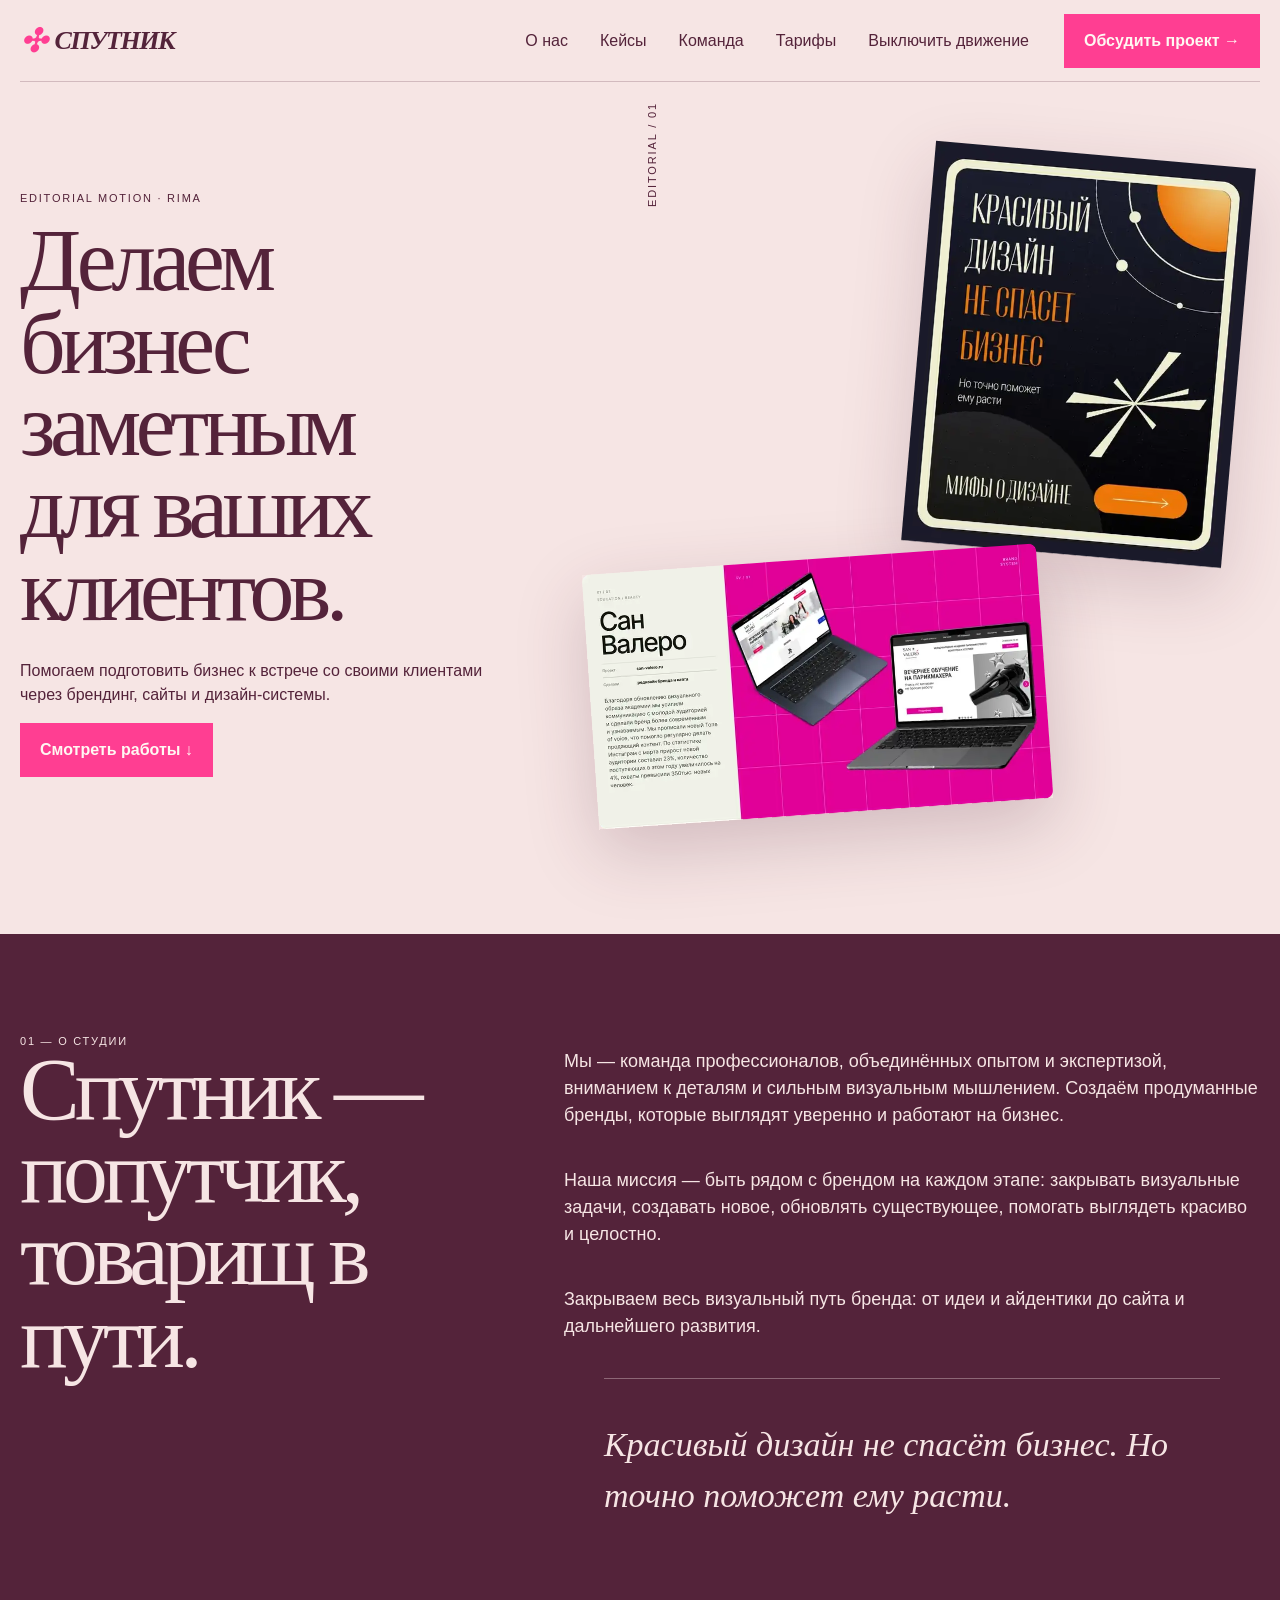
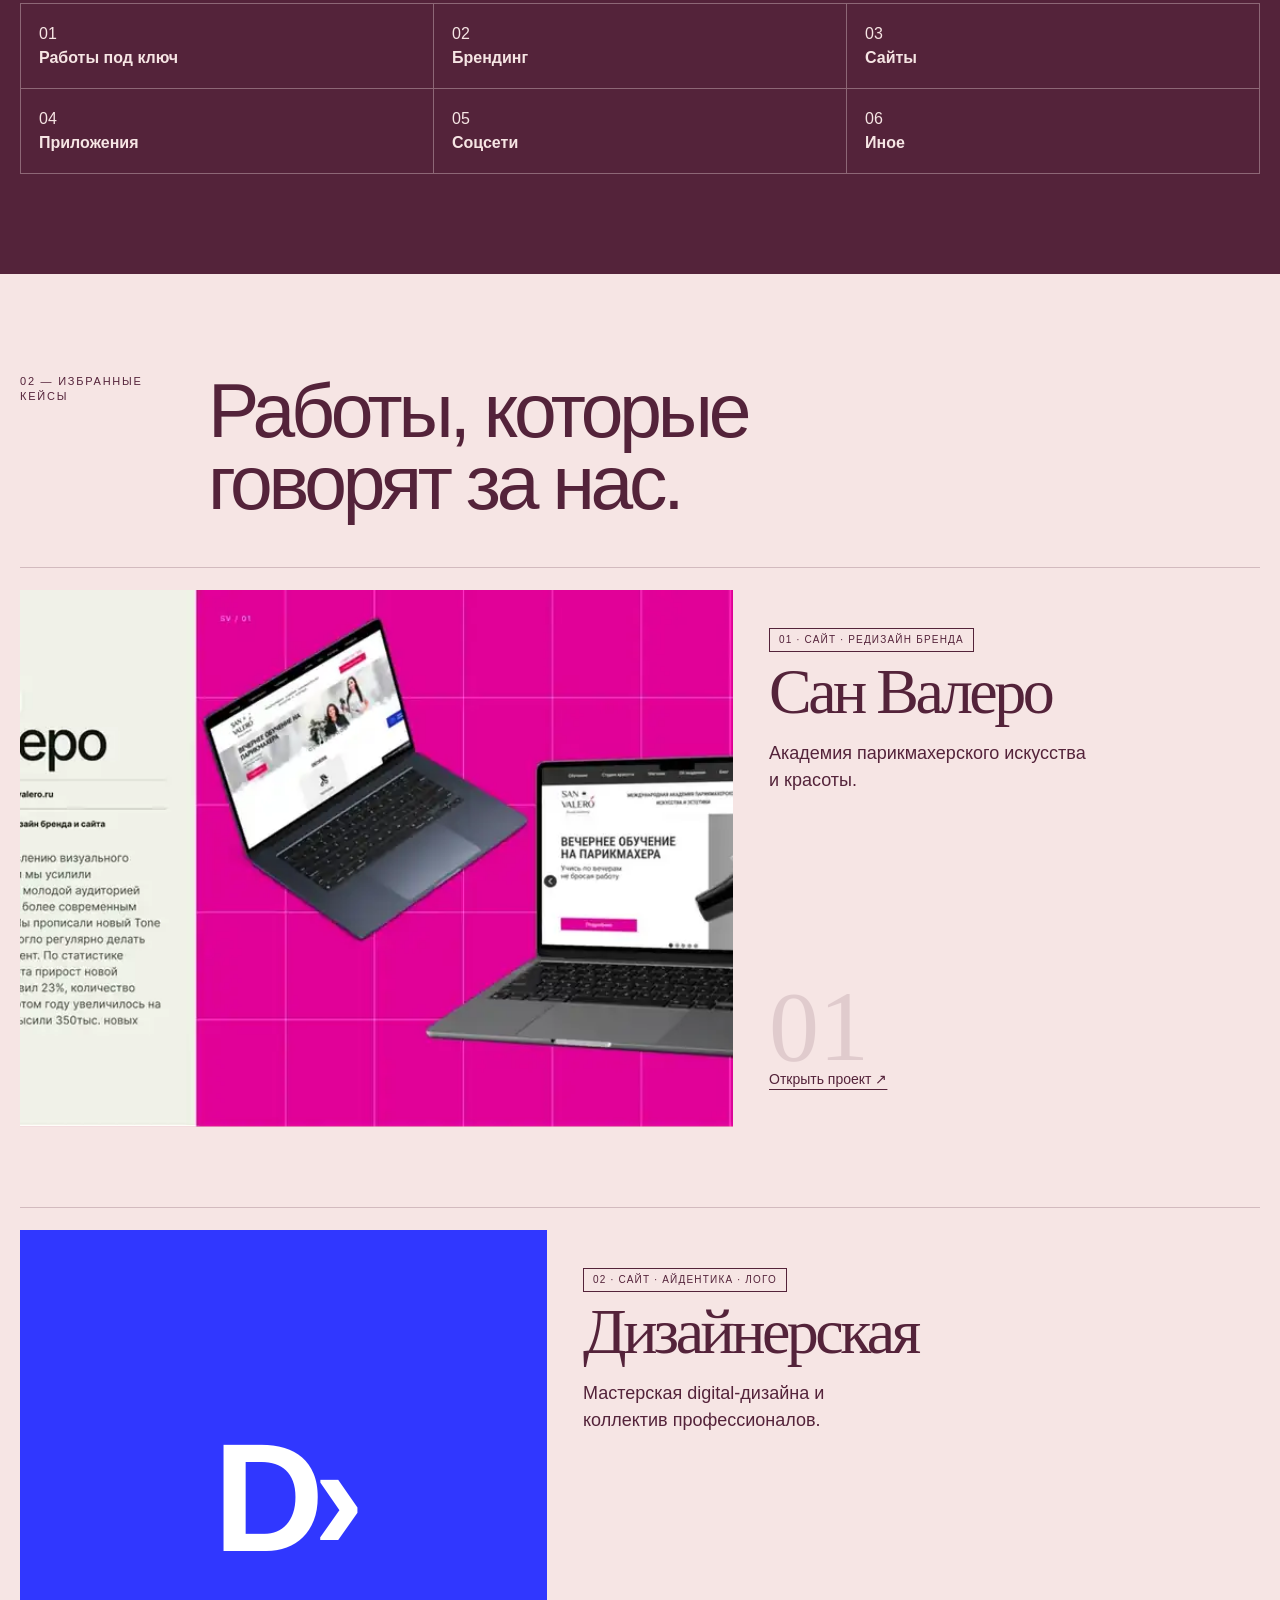
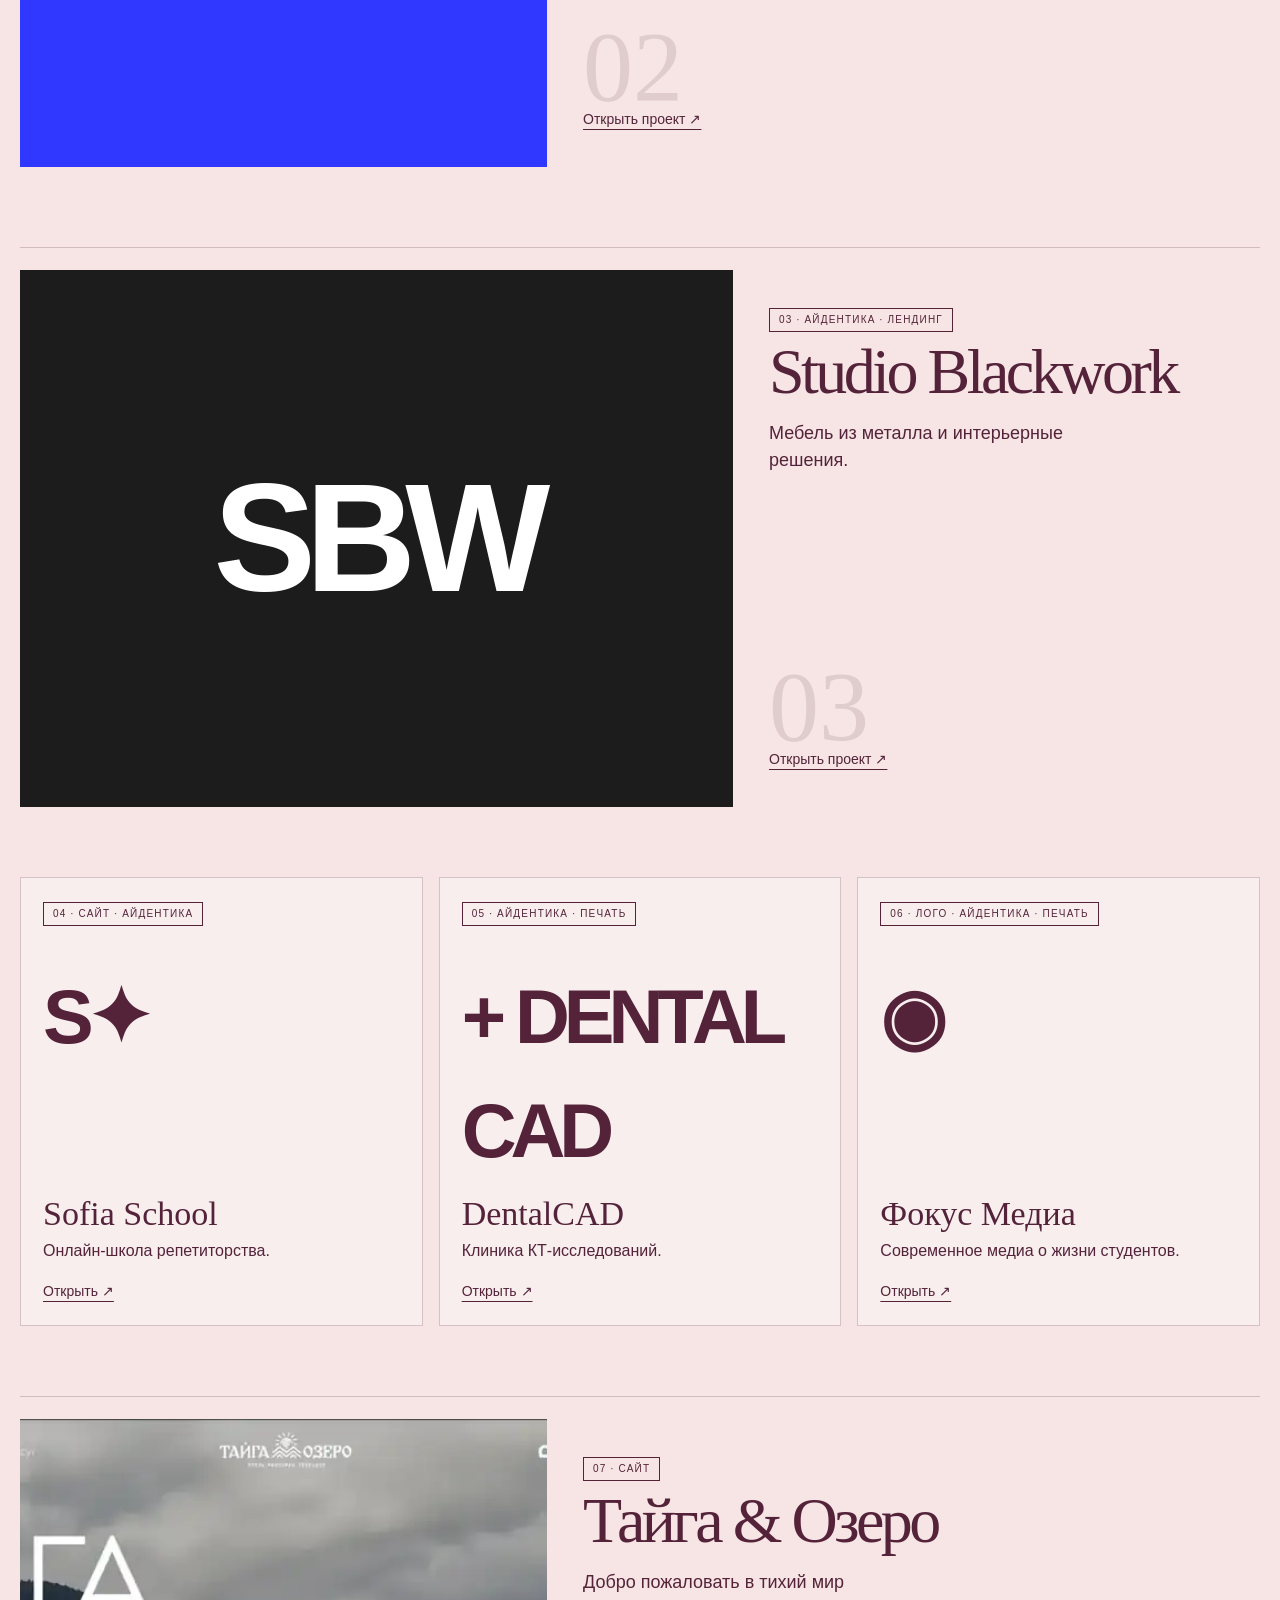
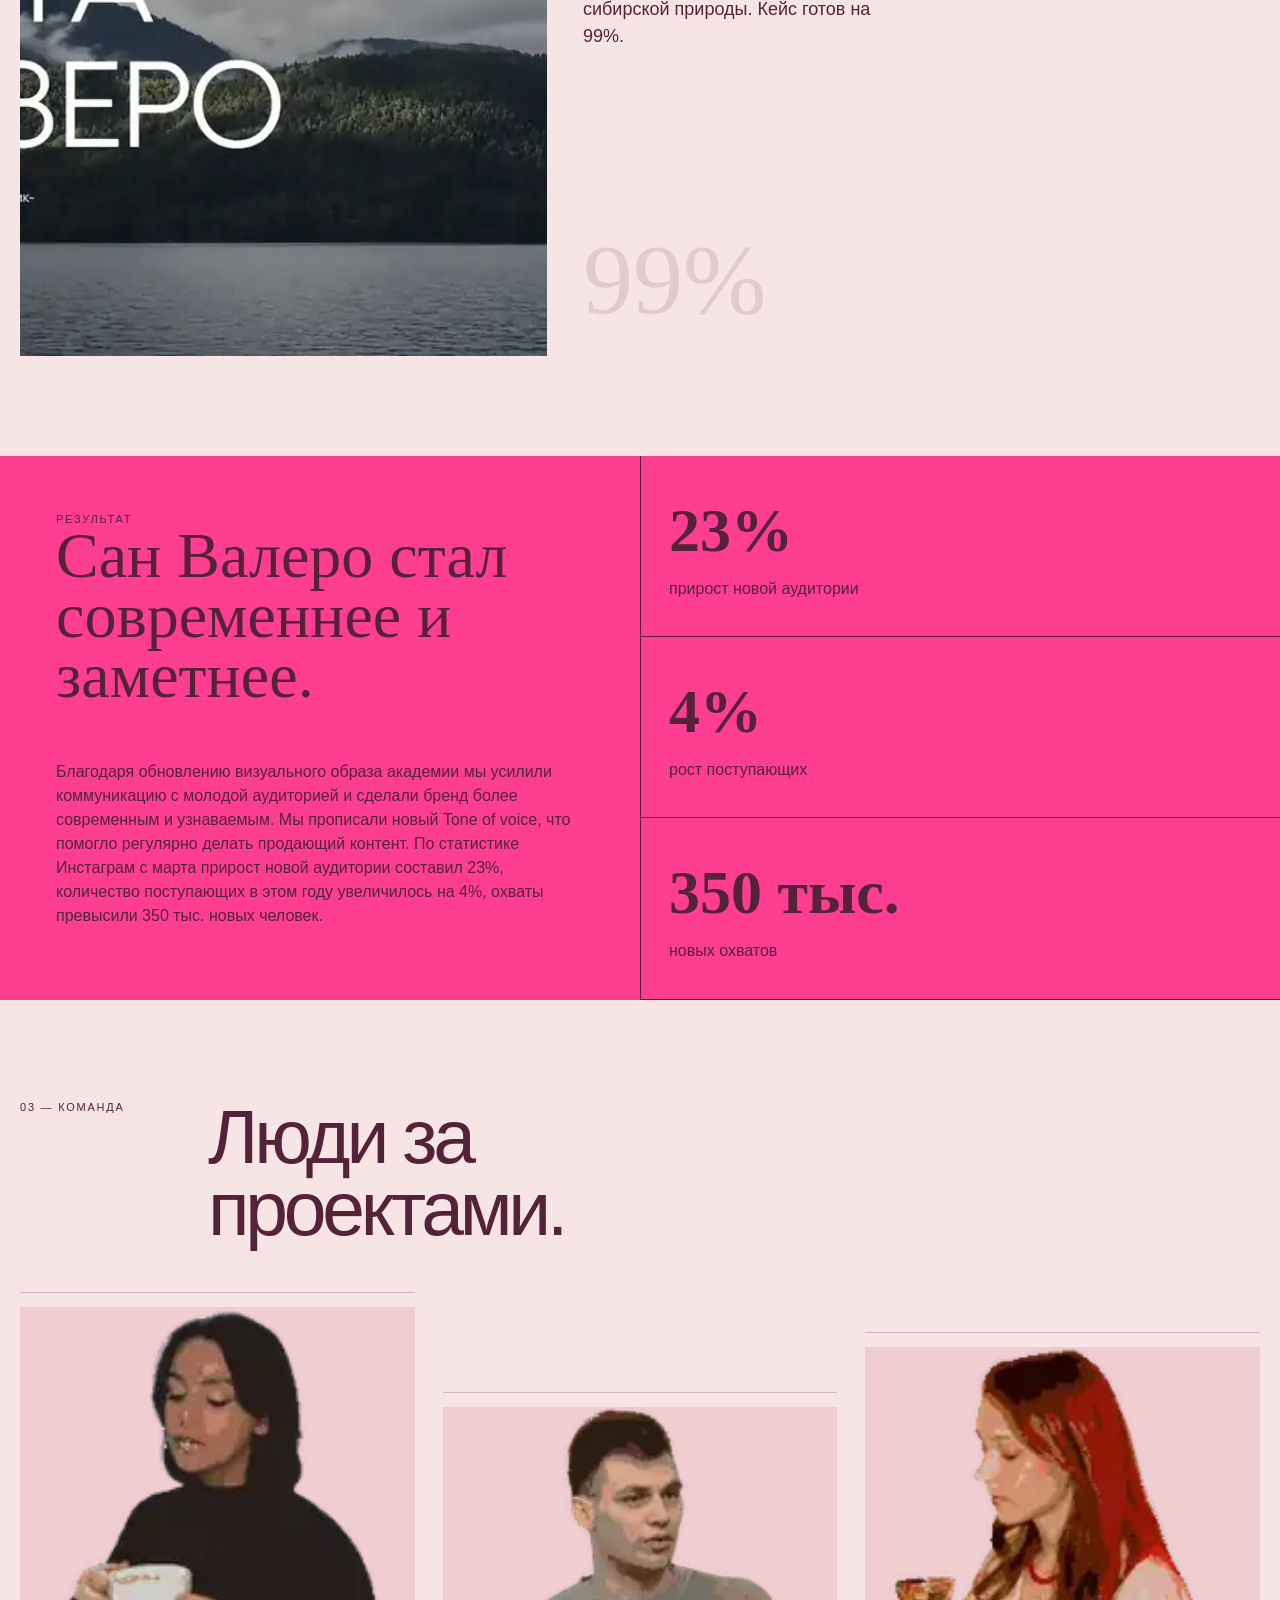
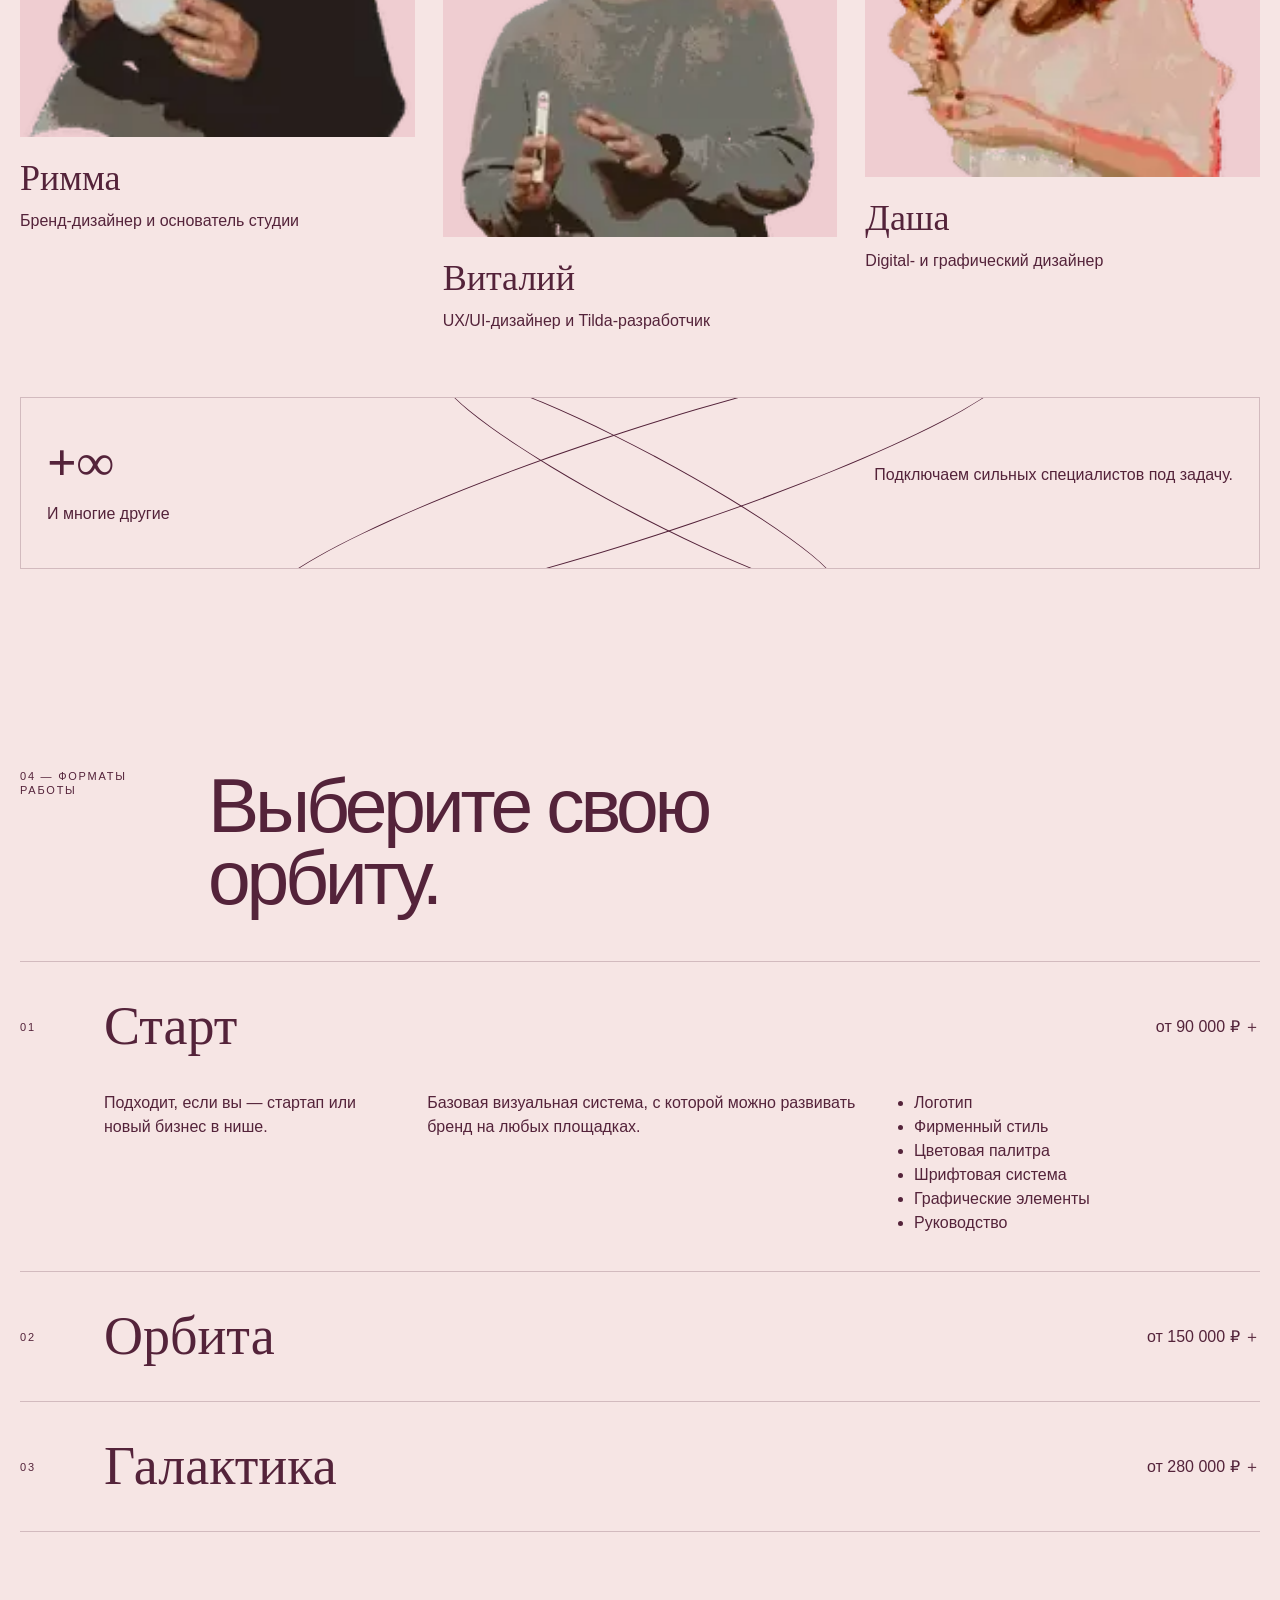
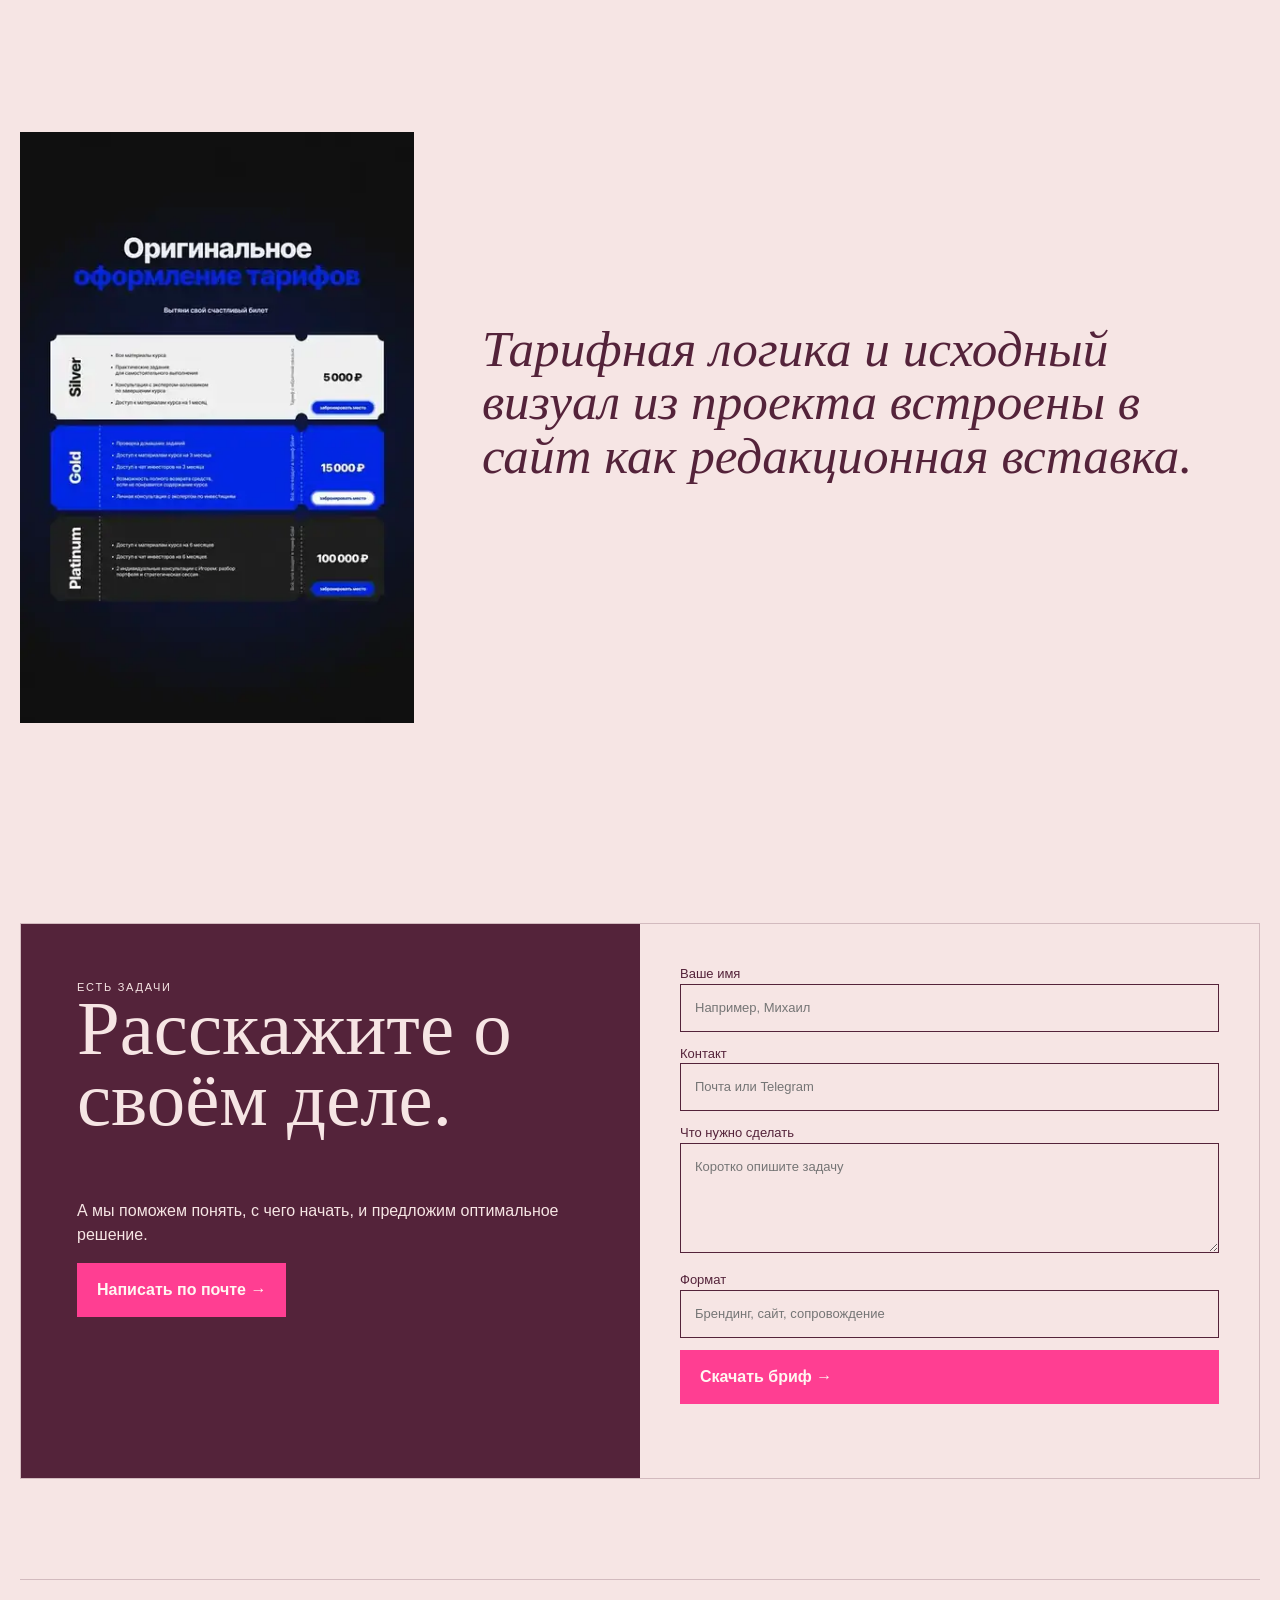
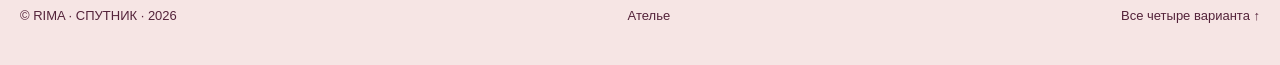
<file: rima-four-20260909/atelier/index.html>
<!doctype html>
<html lang="ru">
  <head>
    <meta charset="utf-8" />
    <meta name="viewport" content="width=device-width,initial-scale=1" />
    <meta
      name="description"
      content="Спутник — Ателье. Редакционный сайт по полному контенту Figma RIMA."
    />
    <title>Спутник — Ателье</title>
    <link rel="icon" href="../favicon.svg" />
    <link rel="stylesheet" href="../base.css" />
    <link rel="stylesheet" href="./style.css" />
    <script src="../app.js" defer></script>
  </head>
  <body class="atelier">
    <a class="skip" href="#about">Перейти к содержанию</a>
    <header class="header">
      <div class="shell header-inner">
        <a class="brand" href="../index.html"
          ><span class="brand-star">✣</span>СПУТНИК</a
        ><button
          class="menu-toggle"
          data-menu
          aria-expanded="false"
          aria-controls="site-nav"
        >
          Меню
        </button>
        <nav class="nav" id="site-nav" aria-label="Основная навигация">
          <a href="#about">О нас</a><a href="#cases">Кейсы</a
          ><a href="#team">Команда</a><a href="#plans">Тарифы</a
          ><button data-motion type="button">Выключить движение</button>
        </nav>
        <a class="button header-cta" href="#contact">Обсудить проект →</a>
      </div>
    </header>
    <main>
      <section class="hero">
        <div class="shell atelier-hero">
          <div class="hero-copy reveal">
            <div class="eyebrow">Editorial motion · RIMA</div>
            <h1>Делаем бизнес заметным для ваших клиентов.</h1>
            <p class="lead">
              Помогаем подготовить бизнес к встрече со своими клиентами через
              брендинг, сайты и дизайн-системы.
            </p>
            <div class="hero-actions">
              <a class="button" href="#cases">Смотреть работы ↓</a>
            </div>
          </div>
          <div class="collage reveal">
            <img
              class="poster"
              src="../assets/myths-poster.webp"
              alt="Постер Мифы о дизайне"
              loading="eager"
            /><img
              class="screen"
              src="../assets/san-valero-composition.webp"
              alt="Композиция Сан Валеро из Figma"
              loading="eager"
            />
          </div>
        </div>
      </section>
      <section class="section manifesto" id="about">
        <div class="shell">
          <div class="eyebrow">01 — О студии</div>
          <div class="manifesto-layout">
            <h2 class="reveal">Спутник — попутчик, товарищ в пути.</h2>
            <div class="manifesto-text reveal">
              <p>
                Мы — команда профессионалов, объединённых опытом и экспертизой,
                вниманием к деталям и сильным визуальным мышлением. Создаём
                продуманные бренды, которые выглядят уверенно и работают на
                бизнес.
              </p>
              <p>
                Наша миссия — быть рядом с брендом на каждом этапе: закрывать
                визуальные задачи, создавать новое, обновлять существующее,
                помогать выглядеть красиво и целостно.
              </p>
              <p>
                Закрываем весь визуальный путь бренда: от идеи и айдентики до
                сайта и дальнейшего развития.
              </p>
              <blockquote class="manifesto-quote">
                Красивый дизайн не спасёт бизнес. Но точно поможет ему расти.
              </blockquote>
            </div>
          </div>
          <div class="services-editorial">
            <div>01<br /><strong>Работы под ключ</strong></div>
            <div>02<br /><strong>Брендинг</strong></div>
            <div>03<br /><strong>Сайты</strong></div>
            <div>04<br /><strong>Приложения</strong></div>
            <div>05<br /><strong>Соцсети</strong></div>
            <div>06<br /><strong>Иное</strong></div>
          </div>
        </div>
      </section>
      <section class="section" id="cases">
        <div class="shell">
          <div class="section-heading">
            <div class="eyebrow">02 — Избранные кейсы</div>
            <h2 class="reveal">Работы, которые говорят за нас.</h2>
          </div>
          <div class="editorial-cases">
            <article class="spread reveal">
              <div class="spread-visual">
                <img
                  src="../assets/san-valero-composition.webp"
                  alt="Визуал проекта Сан Валеро"
                  loading="eager"
                />
              </div>
              <div class="spread-copy">
                <div>
                  <span class="badge">01 · Сайт · редизайн бренда</span>
                  <h3>Сан Валеро</h3>
                  <p class="desc">
                    Академия парикмахерского искусства и красоты.
                  </p>
                </div>
                <div>
                  <div class="number">01</div>
                  <a
                    class="case-link"
                    href="https://san-valero.ru/"
                    target="_blank"
                    rel="noreferrer"
                    >Открыть проект ↗</a
                  >
                </div>
              </div>
            </article>
            <article class="spread reveal">
              <div class="spread-visual">
                <div
                  class="mark-scene"
                  style="--scene: #3037ff; --sceneInk: #fff"
                >
                  D›
                </div>
              </div>
              <div class="spread-copy">
                <div>
                  <span class="badge">02 · Сайт · айдентика · лого</span>
                  <h3>Дизайнерская</h3>
                  <p class="desc">
                    Мастерская digital-дизайна и коллектив профессионалов.
                  </p>
                </div>
                <div>
                  <div class="number">02</div>
                  <a
                    class="case-link"
                    href="https://www.behance.net/gallery/241910957/razrabotka-brenda-dlja-masterskoj-dizajna"
                    target="_blank"
                    rel="noreferrer"
                    >Открыть проект ↗</a
                  >
                </div>
              </div>
            </article>
            <article class="spread reveal">
              <div class="spread-visual">
                <div
                  class="mark-scene"
                  style="--scene: #1c1c1c; --sceneInk: #fff"
                >
                  SBW
                </div>
              </div>
              <div class="spread-copy">
                <div>
                  <span class="badge">03 · Айдентика · лендинг</span>
                  <h3>Studio Blackwork</h3>
                  <p class="desc">Мебель из металла и интерьерные решения.</p>
                </div>
                <div>
                  <div class="number">03</div>
                  <a
                    class="case-link"
                    href="https://www.behance.net/gallery/234539475/Landing-page-Studio-Blackwork"
                    target="_blank"
                    rel="noreferrer"
                    >Открыть проект ↗</a
                  >
                </div>
              </div>
            </article>
          </div>
          <div class="mini-cases" style="margin-top: 70px">
            <article class="mini-case reveal">
              <div>
                <span class="badge">04 · Сайт · айдентика</span>
                <div
                  style="
                    font-size: 76px;
                    font-weight: 800;
                    letter-spacing: -0.08em;
                    margin-top: 34px;
                  "
                >
                  S✦
                </div>
              </div>
              <div>
                <h3>Sofia School</h3>
                <p>Онлайн-школа репетиторства.</p>
                <a
                  class="case-link"
                  href="https://www.behance.net/gallery/232474425/Website-on-Tilda-Sofia-school"
                  target="_blank"
                  rel="noreferrer"
                  >Открыть ↗</a
                >
              </div>
            </article>
            <article class="mini-case reveal">
              <div>
                <span class="badge">05 · Айдентика · печать</span>
                <div
                  style="
                    font-size: 76px;
                    font-weight: 800;
                    letter-spacing: -0.08em;
                    margin-top: 34px;
                  "
                >
                  + DENTAL CAD
                </div>
              </div>
              <div>
                <h3>DentalCAD</h3>
                <p>Клиника КТ-исследований.</p>
                <a
                  class="case-link"
                  href="https://www.behance.net/gallery/243706249/DENTAL-CAD-logotip-firmennyj-stil"
                  target="_blank"
                  rel="noreferrer"
                  >Открыть ↗</a
                >
              </div>
            </article>
            <article class="mini-case reveal">
              <div>
                <span class="badge">06 · Лого · айдентика · печать</span>
                <div
                  style="
                    font-size: 76px;
                    font-weight: 800;
                    letter-spacing: -0.08em;
                    margin-top: 34px;
                  "
                >
                  ◉
                </div>
              </div>
              <div>
                <h3>Фокус Медиа</h3>
                <p>Современное медиа о жизни студентов.</p>
                <a
                  class="case-link"
                  href="https://www.behance.net/gallery/248397223/firmennyj-stil-dlja-mediacentra"
                  target="_blank"
                  rel="noreferrer"
                  >Открыть ↗</a
                >
              </div>
            </article>
          </div>
          <article class="spread reveal" style="margin-top: 70px">
            <div class="spread-visual">
              <img
                src="../assets/taiga-sharp.webp"
                alt="Тайга и Озеро"
                loading="eager"
              />
            </div>
            <div class="spread-copy">
              <div>
                <span class="badge">07 · Сайт</span>
                <h3>Тайга & Озеро</h3>
                <p class="desc">
                  Добро пожаловать в тихий мир сибирской природы. Кейс готов на
                  99%.
                </p>
              </div>
              <div class="number">99%</div>
            </div>
          </article>
        </div>
      </section>
      <section class="section" style="padding: 0">
        <div class="atelier-result">
          <div class="copy reveal">
            <div class="eyebrow">Результат</div>
            <h2>Сан Валеро стал современнее и заметнее.</h2>
            <p>
              Благодаря обновлению визуального образа академии мы усилили
              коммуникацию с молодой аудиторией и сделали бренд более
              современным и узнаваемым. Мы прописали новый Tone of voice, что
              помогло регулярно делать продающий контент. По статистике
              Инстаграм с марта прирост новой аудитории составил 23%, количество
              поступающих в этом году увеличилось на 4%, охваты превысили 350
              тыс. новых человек.
            </p>
          </div>
          <div class="numbers reveal">
            <div class="number">
              <strong>23%</strong><br />прирост новой аудитории
            </div>
            <div class="number"><strong>4%</strong><br />рост поступающих</div>
            <div class="number">
              <strong>350 тыс.</strong><br />новых охватов
            </div>
          </div>
        </div>
      </section>
      <section class="section" id="team">
        <div class="shell">
          <div class="section-heading">
            <div class="eyebrow">03 — Команда</div>
            <h2 class="reveal">Люди за проектами.</h2>
          </div>
          <div class="atelier-team">
            <article class="atelier-person reveal">
              <div class="portrait">
                <img
                  class="team-img"
                  src="../assets/rimma.webp"
                  alt="Римма"
                  loading="eager"
                />
              </div>
              <h3>Римма</h3>
              <p>Бренд-дизайнер и основатель студии</p>
            </article>
            <article class="atelier-person reveal">
              <div class="portrait">
                <img
                  class="team-img"
                  src="../assets/vitaliy.webp"
                  alt="Виталий"
                  loading="eager"
                />
              </div>
              <h3>Виталий</h3>
              <p>UX/UI-дизайнер и Tilda-разработчик</p>
            </article>
            <article class="atelier-person reveal">
              <div class="portrait">
                <img
                  class="team-img"
                  src="../assets/dasha.webp"
                  alt="Даша"
                  loading="eager"
                />
              </div>
              <h3>Даша</h3>
              <p>Digital- и графический дизайнер</p>
            </article>
          </div>
          <div class="atelier-more more-orbit reveal">
            <div>
              <strong>+∞</strong>
              <p>И многие другие</p>
            </div>
            <p>Подключаем сильных специалистов под задачу.</p>
          </div>
        </div>
      </section>
      <section class="section" id="plans">
        <div class="shell">
          <div class="section-heading">
            <div class="eyebrow">04 — Форматы работы</div>
            <h2 class="reveal">Выберите свою орбиту.</h2>
          </div>
          <div class="atelier-plans">
            <details class="reveal" open>
              <summary>
                <span class="eyebrow">01</span>
                <h3>Старт</h3>
                <span class="price">от 90 000 ₽ ＋</span>
              </summary>
              <div class="details-body">
                <p>Подходит, если вы — стартап или новый бизнес в нише.</p>
                <p>
                  Базовая визуальная система, с которой можно развивать бренд на
                  любых площадках.
                </p>
                <ul>
                  <li>Логотип</li>
                  <li>Фирменный стиль</li>
                  <li>Цветовая палитра</li>
                  <li>Шрифтовая система</li>
                  <li>Графические элементы</li>
                  <li>Руководство</li>
                </ul>
              </div>
            </details>
            <details class="reveal">
              <summary>
                <span class="eyebrow">02</span>
                <h3>Орбита</h3>
                <span class="price">от 150 000 ₽ ＋</span>
              </summary>
              <div class="details-body">
                <p>
                  Подходит, если вы — малый или средний бизнес, желающий
                  перемен.
                </p>
                <p>
                  Всё из «Старта» плюс площадка, которая расскажет и покажет вас
                  покупателю.
                </p>
                <ul>
                  <li>Всё из «Старт»</li>
                  <li>Сайт / лендинг под ключ</li>
                  <li>Посты-знакомства</li>
                  <li>Печатная продукция</li>
                </ul>
              </div>
            </details>
            <details class="reveal">
              <summary>
                <span class="eyebrow">03</span>
                <h3>Галактика</h3>
                <span class="price">от 280 000 ₽ ＋</span>
              </summary>
              <div class="details-body">
                <p>
                  Подходит, если вы — бизнес с опытом и потребностью в
                  комплексной работе.
                </p>
                <p>
                  Бережём бренд на всех этапах и приводим его в порядок — от
                  идеи до каждого носителя.
                </p>
                <ul>
                  <li>Всё из «Орбита»</li>
                  <li>Мерчендайз</li>
                  <li>Презентации</li>
                  <li>Шаблоны для соцсетей</li>
                  <li>Долгосрочное сопровождение</li>
                </ul>
              </div>
            </details>
          </div>
        </div>
      </section>
      <section class="section">
        <div class="shell atelier-source">
          <img
            class="reveal"
            src="../assets/pricing-poster.webp"
            alt="Исходный визуал тарифов из Figma"
            loading="eager"
          />
          <blockquote class="reveal">
            Тарифная логика и исходный визуал из проекта встроены в сайт как
            редакционная вставка.
          </blockquote>
        </div>
      </section>
      <section class="section" id="contact">
        <div class="shell atelier-contact">
          <div class="contact-copy">
            <div class="eyebrow">Есть задачи</div>
            <h2>Расскажите о своём деле.</h2>
            <p>
              А мы поможем понять, с чего начать, и предложим оптимальное
              решение.
            </p>
            <a
              class="button"
              href="mailto:mishkacher@gmail.com?subject=Спутник — проект"
              >Написать по почте →</a
            >
          </div>
          <form class="brief-form" data-brief>
            <label
              >Ваше имя<input
                name="name"
                placeholder="Например, Михаил" /></label
            ><label
              >Контакт<input
                name="contact"
                placeholder="Почта или Telegram" /></label
            ><label
              >Что нужно сделать<textarea
                name="task"
                placeholder="Коротко опишите задачу"
              ></textarea></label
            ><label
              >Формат<input
                name="format"
                placeholder="Брендинг, сайт, сопровождение" /></label
            ><button class="button" type="submit">Скачать бриф →</button>
            <div class="form-status" aria-live="polite"></div>
          </form>
        </div>
      </section>
    </main>
    <footer class="shell footer">
      <span>© RIMA · СПУТНИК · 2026</span><span>Ателье</span
      ><a href="../index.html">Все четыре варианта ↑</a>
    </footer>
  </body>
</html>
</file>
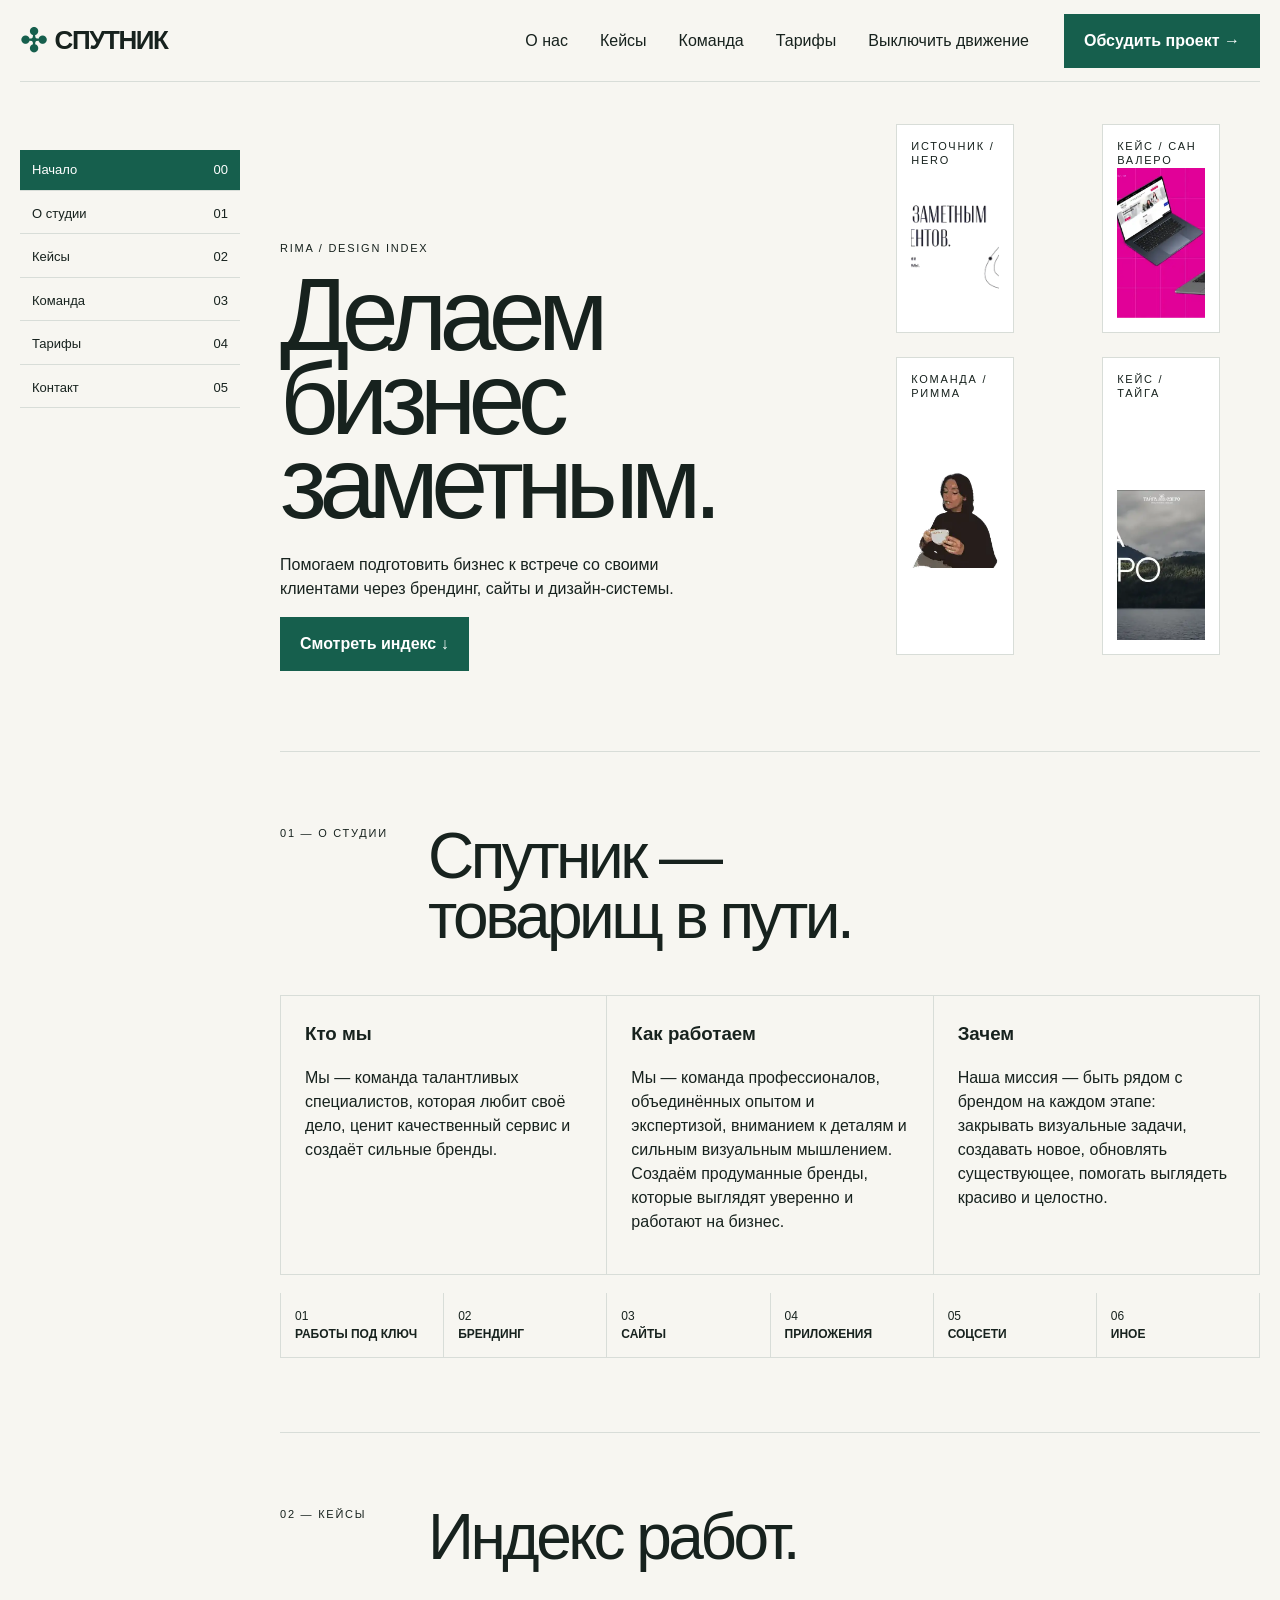
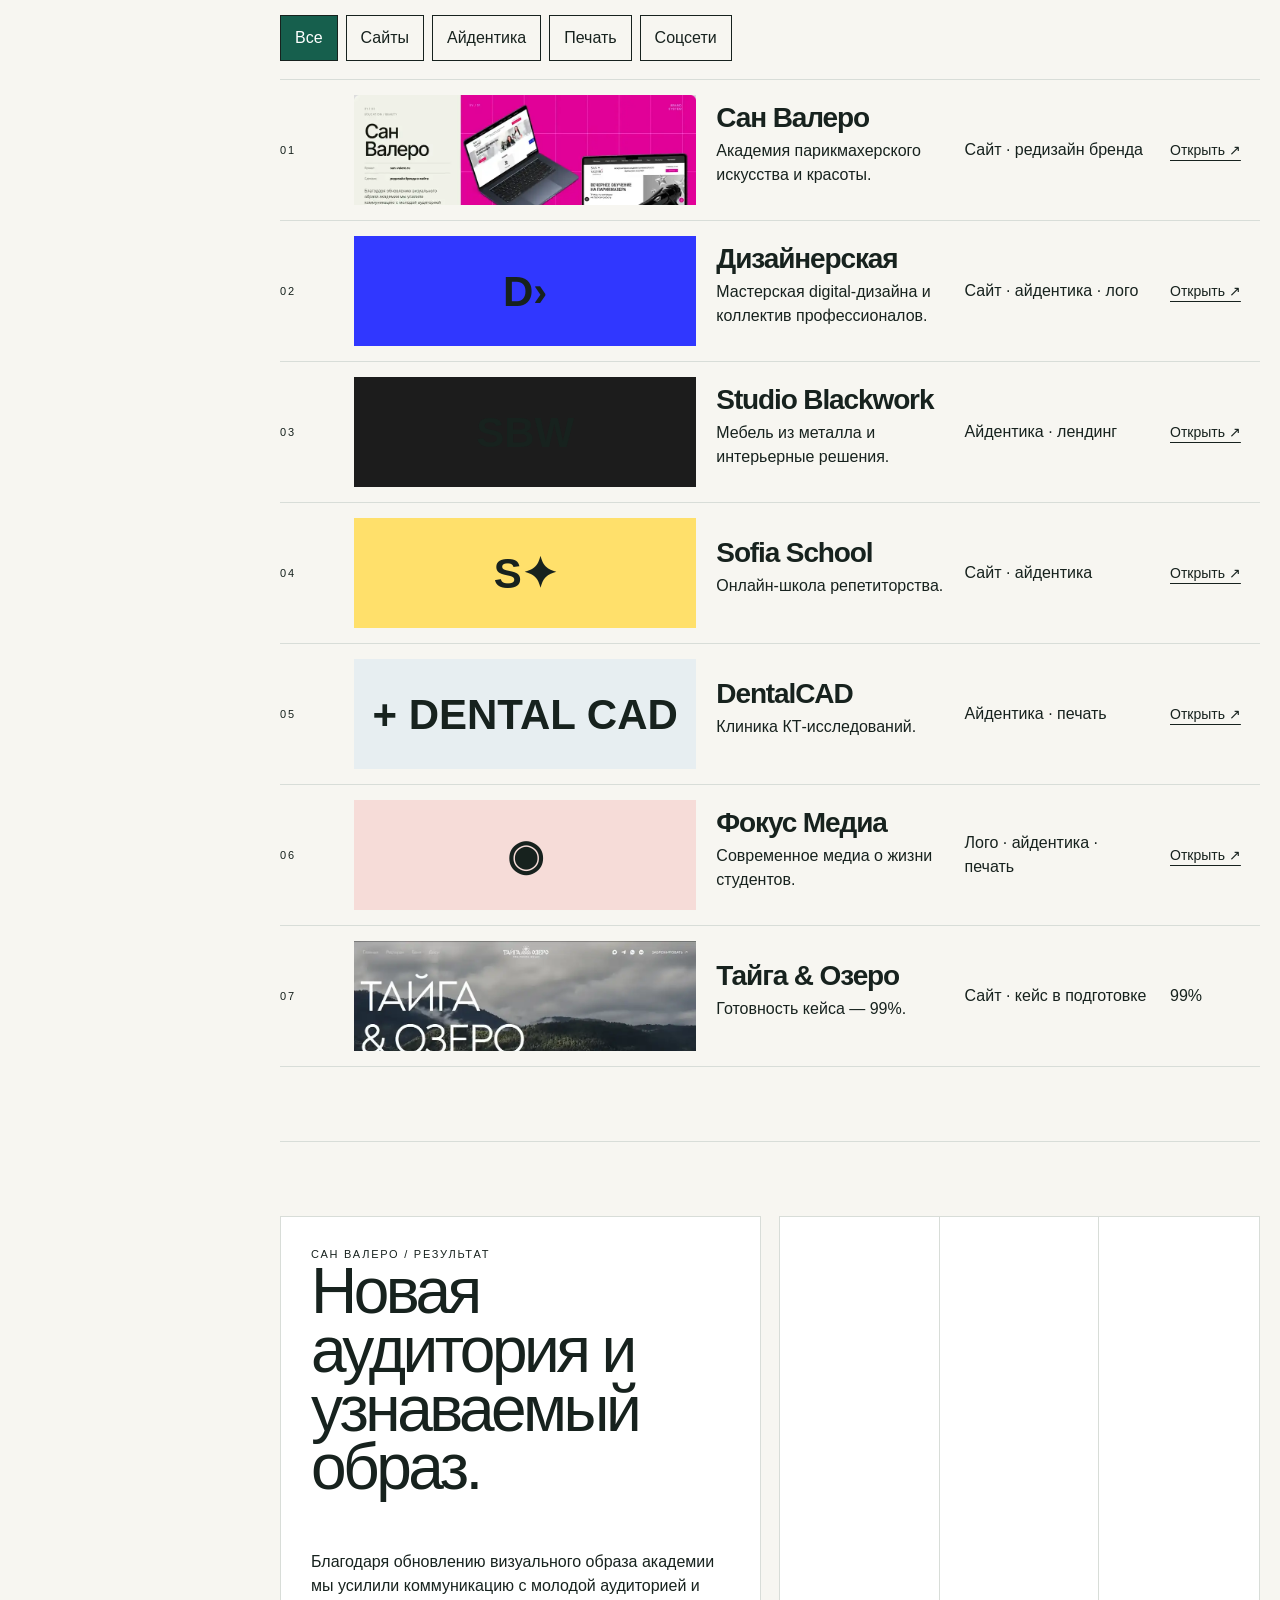
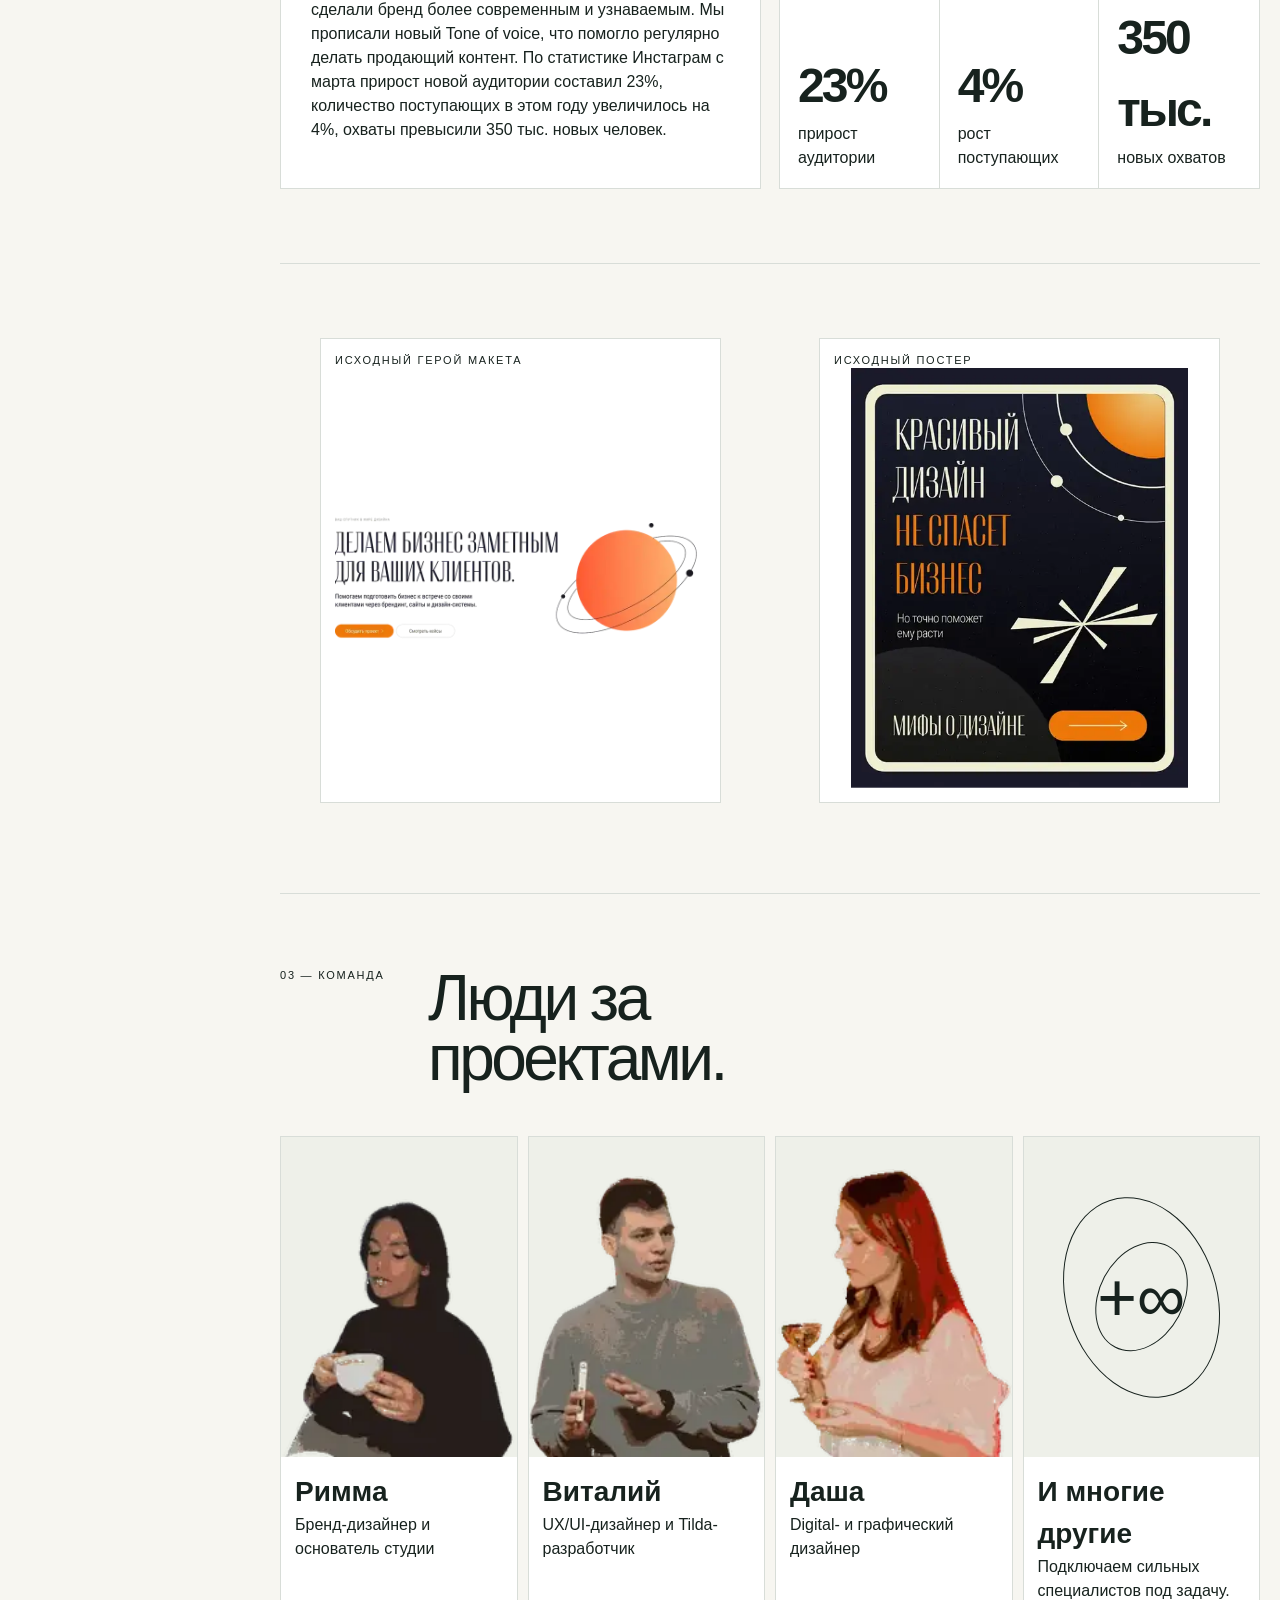
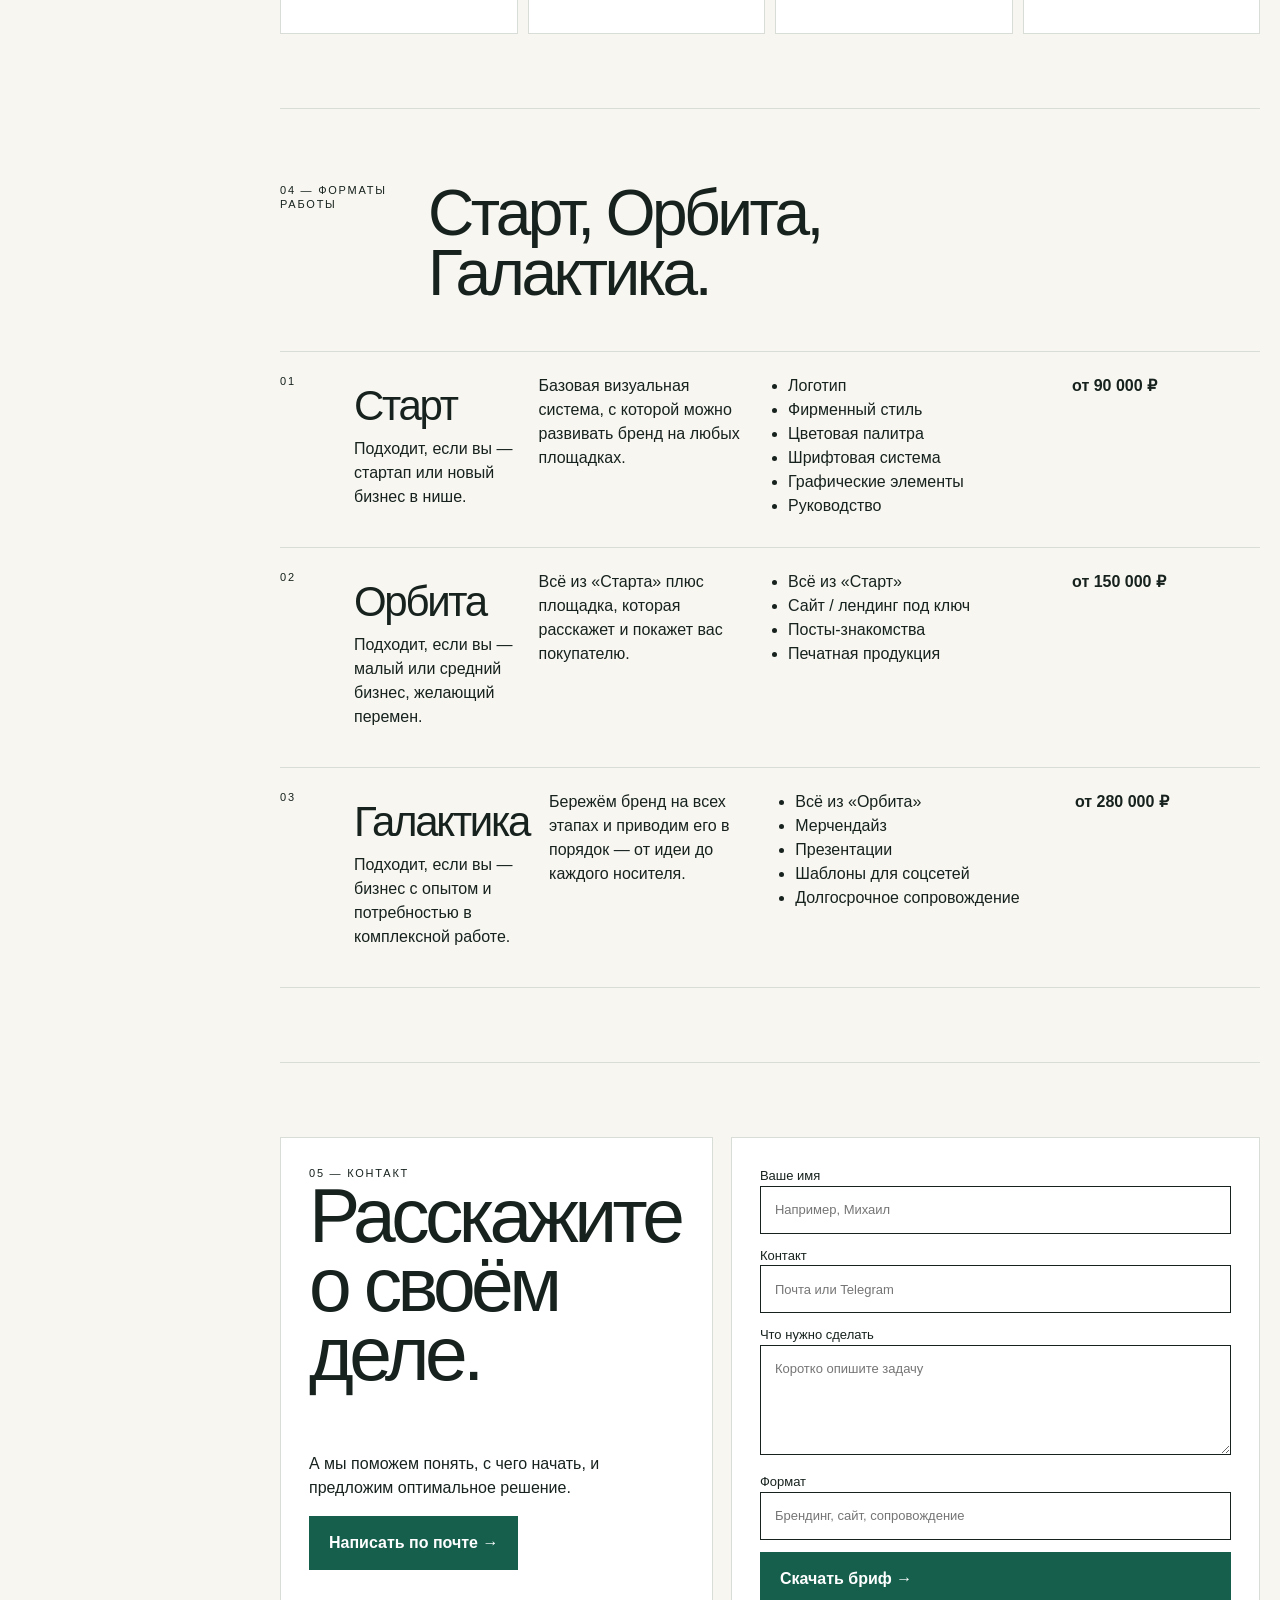
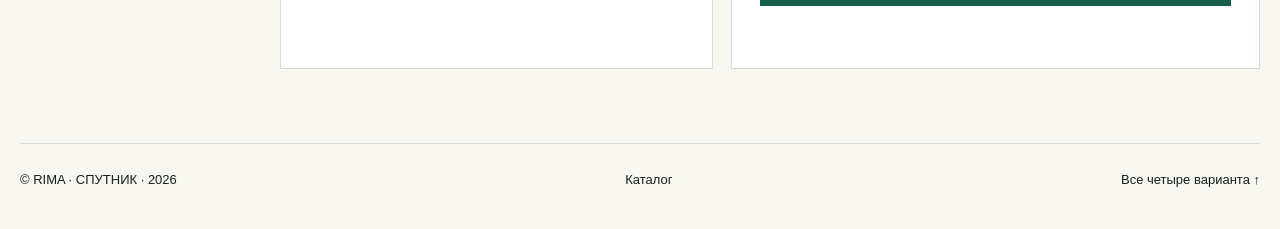
<file: rima-four-20260909/catalog/index.html>
<!doctype html>
<html lang="ru">
  <head>
    <meta charset="utf-8" />
    <meta name="viewport" content="width=device-width,initial-scale=1" />
    <meta
      name="description"
      content="Спутник — Каталог. Системный сайт по полному контенту Figma RIMA."
    />
    <title>Спутник — Каталог</title>
    <link rel="icon" href="../favicon.svg" />
    <link rel="stylesheet" href="../base.css" />
    <link rel="stylesheet" href="./style.css" />
    <script src="../app.js" defer></script>
  </head>
  <body class="catalog">
    <a class="skip" href="#about">Перейти к содержанию</a>
    <header class="header">
      <div class="shell header-inner">
        <a class="brand" href="../index.html"
          ><span class="brand-star">✣</span>СПУТНИК</a
        ><button
          class="menu-toggle"
          data-menu
          aria-expanded="false"
          aria-controls="site-nav"
        >
          Меню
        </button>
        <nav class="nav" id="site-nav" aria-label="Основная навигация">
          <a href="#about">О нас</a><a href="#cases">Кейсы</a
          ><a href="#team">Команда</a><a href="#plans">Тарифы</a
          ><button data-motion type="button">Выключить движение</button>
        </nav>
        <a class="button header-cta" href="#contact">Обсудить проект →</a>
      </div>
    </header>
    <main class="shell catalog-layout">
      <aside class="side-nav" aria-label="Разделы">
        <a href="#top">Начало <span>00</span></a
        ><a href="#about">О студии <span>01</span></a
        ><a href="#cases">Кейсы <span>02</span></a
        ><a href="#team">Команда <span>03</span></a
        ><a href="#plans">Тарифы <span>04</span></a
        ><a href="#contact">Контакт <span>05</span></a>
      </aside>
      <div>
        <section class="hero" id="top">
          <div class="catalog-hero">
            <div class="reveal">
              <div class="eyebrow">RIMA / Design index</div>
              <h1>Делаем бизнес заметным.</h1>
              <p class="lead">
                Помогаем подготовить бизнес к встрече со своими клиентами через
                брендинг, сайты и дизайн-системы.
              </p>
              <div class="hero-actions">
                <a class="button" href="#cases">Смотреть индекс ↓</a>
              </div>
            </div>
            <div class="source-grid reveal">
              <figure class="source-tile">
                <span class="eyebrow">Источник / hero</span
                ><img
                  src="../assets/source-hero.webp"
                  alt="Герой исходного Figma-макета"
                  loading="eager"
                />
              </figure>
              <figure class="source-tile">
                <span class="eyebrow">Кейс / Сан Валеро</span
                ><img
                  src="../assets/san-valero-composition.webp"
                  alt="Сан Валеро"
                  loading="eager"
                />
              </figure>
              <figure class="source-tile portrait">
                <span class="eyebrow">Команда / Римма</span
                ><img src="../assets/rimma.webp" alt="Римма" loading="eager" />
              </figure>
              <figure class="source-tile">
                <span class="eyebrow">Кейс / Тайга</span
                ><img
                  src="../assets/taiga-sharp.webp"
                  alt="Тайга и Озеро"
                  loading="eager"
                />
              </figure>
            </div>
          </div>
        </section>
        <section class="section" id="about">
          <div class="section-heading">
            <div class="eyebrow">01 — О студии</div>
            <h2 class="reveal">Спутник — товарищ в пути.</h2>
          </div>
          <div class="catalog-about">
            <article class="reveal">
              <h3>Кто мы</h3>
              <p>
                Мы — команда талантливых специалистов, которая любит своё дело,
                ценит качественный сервис и создаёт сильные бренды.
              </p>
            </article>
            <article class="reveal">
              <h3>Как работаем</h3>
              <p>
                Мы — команда профессионалов, объединённых опытом и экспертизой,
                вниманием к деталям и сильным визуальным мышлением. Создаём
                продуманные бренды, которые выглядят уверенно и работают на
                бизнес.
              </p>
            </article>
            <article class="reveal">
              <h3>Зачем</h3>
              <p>
                Наша миссия — быть рядом с брендом на каждом этапе: закрывать
                визуальные задачи, создавать новое, обновлять существующее,
                помогать выглядеть красиво и целостно.
              </p>
            </article>
          </div>
          <div class="catalog-services">
            <div>01<br /><strong>Работы под ключ</strong></div>
            <div>02<br /><strong>Брендинг</strong></div>
            <div>03<br /><strong>Сайты</strong></div>
            <div>04<br /><strong>Приложения</strong></div>
            <div>05<br /><strong>Соцсети</strong></div>
            <div>06<br /><strong>Иное</strong></div>
          </div>
        </section>
        <section class="section" id="cases">
          <div class="section-heading">
            <div class="eyebrow">02 — Кейсы</div>
            <h2 class="reveal">Индекс работ.</h2>
          </div>
          <div class="filters" aria-label="Фильтр проектов">
            <button class="is-active" data-filter="all">Все</button
            ><button data-filter="web">Сайты</button
            ><button data-filter="brand">Айдентика</button
            ><button data-filter="print">Печать</button
            ><button data-filter="social">Соцсети</button>
          </div>
          <div class="catalog-table">
            <article class="catalog-row reveal" data-kind="web brand">
              <span class="eyebrow">01</span>
              <div class="catalog-thumb" style="--case: #ddd">
                <img
                  src="../assets/san-valero-composition.webp"
                  alt=""
                  loading="eager"
                />
              </div>
              <div>
                <h3>Сан Валеро</h3>
                <p>Академия парикмахерского искусства и красоты.</p>
              </div>
              <span class="meta">Сайт · редизайн бренда</span
              ><a
                class="case-link"
                href="https://san-valero.ru/"
                target="_blank"
                rel="noreferrer"
                >Открыть ↗</a
              >
            </article>
            <article class="catalog-row reveal" data-kind="web brand">
              <span class="eyebrow">02</span>
              <div class="catalog-thumb" style="--case: #3037ff">
                <span>D›</span>
              </div>
              <div>
                <h3>Дизайнерская</h3>
                <p>Мастерская digital-дизайна и коллектив профессионалов.</p>
              </div>
              <span class="meta">Сайт · айдентика · лого</span
              ><a
                class="case-link"
                href="https://www.behance.net/gallery/241910957/razrabotka-brenda-dlja-masterskoj-dizajna"
                target="_blank"
                rel="noreferrer"
                >Открыть ↗</a
              >
            </article>
            <article class="catalog-row reveal" data-kind="web brand">
              <span class="eyebrow">03</span>
              <div class="catalog-thumb" style="--case: #1c1c1c">
                <span>SBW</span>
              </div>
              <div>
                <h3>Studio Blackwork</h3>
                <p>Мебель из металла и интерьерные решения.</p>
              </div>
              <span class="meta">Айдентика · лендинг</span
              ><a
                class="case-link"
                href="https://www.behance.net/gallery/234539475/Landing-page-Studio-Blackwork"
                target="_blank"
                rel="noreferrer"
                >Открыть ↗</a
              >
            </article>
            <article class="catalog-row reveal" data-kind="web brand">
              <span class="eyebrow">04</span>
              <div class="catalog-thumb" style="--case: #ffe06b">
                <span>S✦</span>
              </div>
              <div>
                <h3>Sofia School</h3>
                <p>Онлайн-школа репетиторства.</p>
              </div>
              <span class="meta">Сайт · айдентика</span
              ><a
                class="case-link"
                href="https://www.behance.net/gallery/232474425/Website-on-Tilda-Sofia-school"
                target="_blank"
                rel="noreferrer"
                >Открыть ↗</a
              >
            </article>
            <article class="catalog-row reveal" data-kind="brand print">
              <span class="eyebrow">05</span>
              <div class="catalog-thumb" style="--case: #e7eef1">
                <span>+ DENTAL CAD</span>
              </div>
              <div>
                <h3>DentalCAD</h3>
                <p>Клиника КТ-исследований.</p>
              </div>
              <span class="meta">Айдентика · печать</span
              ><a
                class="case-link"
                href="https://www.behance.net/gallery/243706249/DENTAL-CAD-logotip-firmennyj-stil"
                target="_blank"
                rel="noreferrer"
                >Открыть ↗</a
              >
            </article>
            <article class="catalog-row reveal" data-kind="brand print social">
              <span class="eyebrow">06</span>
              <div class="catalog-thumb" style="--case: #f6dcd8">
                <span>◉</span>
              </div>
              <div>
                <h3>Фокус Медиа</h3>
                <p>Современное медиа о жизни студентов.</p>
              </div>
              <span class="meta">Лого · айдентика · печать</span
              ><a
                class="case-link"
                href="https://www.behance.net/gallery/248397223/firmennyj-stil-dlja-mediacentra"
                target="_blank"
                rel="noreferrer"
                >Открыть ↗</a
              >
            </article>
            <article class="catalog-row reveal" data-kind="web">
              <span class="eyebrow">07</span>
              <div class="catalog-thumb" style="--case: #ddd">
                <img src="../assets/taiga-sharp.webp" alt="" loading="eager" />
              </div>
              <div>
                <h3>Тайга & Озеро</h3>
                <p>Готовность кейса — 99%.</p>
              </div>
              <span class="meta">Сайт · кейс в подготовке</span><span>99%</span>
            </article>
          </div>
        </section>
        <section class="section">
          <div class="catalog-result">
            <article class="story reveal">
              <div class="eyebrow">Сан Валеро / Результат</div>
              <h2>Новая аудитория и узнаваемый образ.</h2>
              <p>
                Благодаря обновлению визуального образа академии мы усилили
                коммуникацию с молодой аудиторией и сделали бренд более
                современным и узнаваемым. Мы прописали новый Tone of voice, что
                помогло регулярно делать продающий контент. По статистике
                Инстаграм с марта прирост новой аудитории составил 23%,
                количество поступающих в этом году увеличилось на 4%, охваты
                превысили 350 тыс. новых человек.
              </p>
            </article>
            <div class="numbers reveal">
              <div class="number">
                <strong>23%</strong><span>прирост аудитории</span>
              </div>
              <div class="number">
                <strong>4%</strong><span>рост поступающих</span>
              </div>
              <div class="number">
                <strong>350 тыс.</strong><span>новых охватов</span>
              </div>
            </div>
          </div>
        </section>
        <section class="section catalog-source">
          <figure class="reveal">
            <figcaption class="eyebrow">Исходный герой макета</figcaption>
            <img
              src="../assets/source-hero.webp"
              alt="Исходный герой из Figma"
              loading="eager"
            />
          </figure>
          <figure class="reveal">
            <figcaption class="eyebrow">Исходный постер</figcaption>
            <img
              src="../assets/myths-poster.webp"
              alt="Мифы о дизайне"
              loading="eager"
            />
          </figure>
        </section>
        <section class="section" id="team">
          <div class="section-heading">
            <div class="eyebrow">03 — Команда</div>
            <h2 class="reveal">Люди за проектами.</h2>
          </div>
          <div class="catalog-team">
            <article class="catalog-person reveal">
              <div class="portrait">
                <img
                  class="team-img"
                  src="../assets/rimma.webp"
                  alt="Римма"
                  loading="eager"
                />
              </div>
              <div class="copy">
                <h3>Римма</h3>
                <p>Бренд-дизайнер и основатель студии</p>
              </div>
            </article>
            <article class="catalog-person reveal">
              <div class="portrait">
                <img
                  class="team-img"
                  src="../assets/vitaliy.webp"
                  alt="Виталий"
                  loading="eager"
                />
              </div>
              <div class="copy">
                <h3>Виталий</h3>
                <p>UX/UI-дизайнер и Tilda-разработчик</p>
              </div>
            </article>
            <article class="catalog-person reveal">
              <div class="portrait">
                <img
                  class="team-img"
                  src="../assets/dasha.webp"
                  alt="Даша"
                  loading="eager"
                />
              </div>
              <div class="copy">
                <h3>Даша</h3>
                <p>Digital- и графический дизайнер</p>
              </div>
            </article>
            <article class="catalog-person reveal">
              <div class="portrait more-orbit">
                <span
                  style="
                    font-size: 68px;
                    display: grid;
                    place-items: center;
                    height: 100%;
                  "
                  >+∞</span
                >
              </div>
              <div class="copy">
                <h3>И многие другие</h3>
                <p>Подключаем сильных специалистов под задачу.</p>
              </div>
            </article>
          </div>
        </section>
        <section class="section" id="plans">
          <div class="section-heading">
            <div class="eyebrow">04 — Форматы работы</div>
            <h2 class="reveal">Старт, Орбита, Галактика.</h2>
          </div>
          <div class="plan-table">
            <article class="plan reveal">
              <span class="eyebrow">01</span>
              <div>
                <h3>Старт</h3>
                <p>Подходит, если вы — стартап или новый бизнес в нише.</p>
              </div>
              <p>
                Базовая визуальная система, с которой можно развивать бренд на
                любых площадках.
              </p>
              <ul>
                <li>Логотип</li>
                <li>Фирменный стиль</li>
                <li>Цветовая палитра</li>
                <li>Шрифтовая система</li>
                <li>Графические элементы</li>
                <li>Руководство</li>
              </ul>
              <strong>от 90 000 ₽</strong>
            </article>
            <article class="plan reveal">
              <span class="eyebrow">02</span>
              <div>
                <h3>Орбита</h3>
                <p>
                  Подходит, если вы — малый или средний бизнес, желающий
                  перемен.
                </p>
              </div>
              <p>
                Всё из «Старта» плюс площадка, которая расскажет и покажет вас
                покупателю.
              </p>
              <ul>
                <li>Всё из «Старт»</li>
                <li>Сайт / лендинг под ключ</li>
                <li>Посты-знакомства</li>
                <li>Печатная продукция</li>
              </ul>
              <strong>от 150 000 ₽</strong>
            </article>
            <article class="plan reveal">
              <span class="eyebrow">03</span>
              <div>
                <h3>Галактика</h3>
                <p>
                  Подходит, если вы — бизнес с опытом и потребностью в
                  комплексной работе.
                </p>
              </div>
              <p>
                Бережём бренд на всех этапах и приводим его в порядок — от идеи
                до каждого носителя.
              </p>
              <ul>
                <li>Всё из «Орбита»</li>
                <li>Мерчендайз</li>
                <li>Презентации</li>
                <li>Шаблоны для соцсетей</li>
                <li>Долгосрочное сопровождение</li>
              </ul>
              <strong>от 280 000 ₽</strong>
            </article>
          </div>
        </section>
        <section class="section" id="contact">
          <div class="catalog-contact">
            <div>
              <div class="eyebrow">05 — Контакт</div>
              <h2>Расскажите о своём деле.</h2>
              <p>
                А мы поможем понять, с чего начать, и предложим оптимальное
                решение.
              </p>
              <a
                class="button"
                href="mailto:mishkacher@gmail.com?subject=Спутник — проект"
                >Написать по почте →</a
              >
            </div>
            <form class="brief-form" data-brief>
              <label
                >Ваше имя<input
                  name="name"
                  placeholder="Например, Михаил" /></label
              ><label
                >Контакт<input
                  name="contact"
                  placeholder="Почта или Telegram" /></label
              ><label
                >Что нужно сделать<textarea
                  name="task"
                  placeholder="Коротко опишите задачу"
                ></textarea></label
              ><label
                >Формат<input
                  name="format"
                  placeholder="Брендинг, сайт, сопровождение" /></label
              ><button class="button" type="submit">Скачать бриф →</button>
              <div class="form-status" aria-live="polite"></div>
            </form>
          </div>
        </section>
      </div>
    </main>
    <footer class="shell footer">
      <span>© RIMA · СПУТНИК · 2026</span><span>Каталог</span
      ><a href="../index.html">Все четыре варианта ↑</a>
    </footer>
  </body>
</html>
</file>
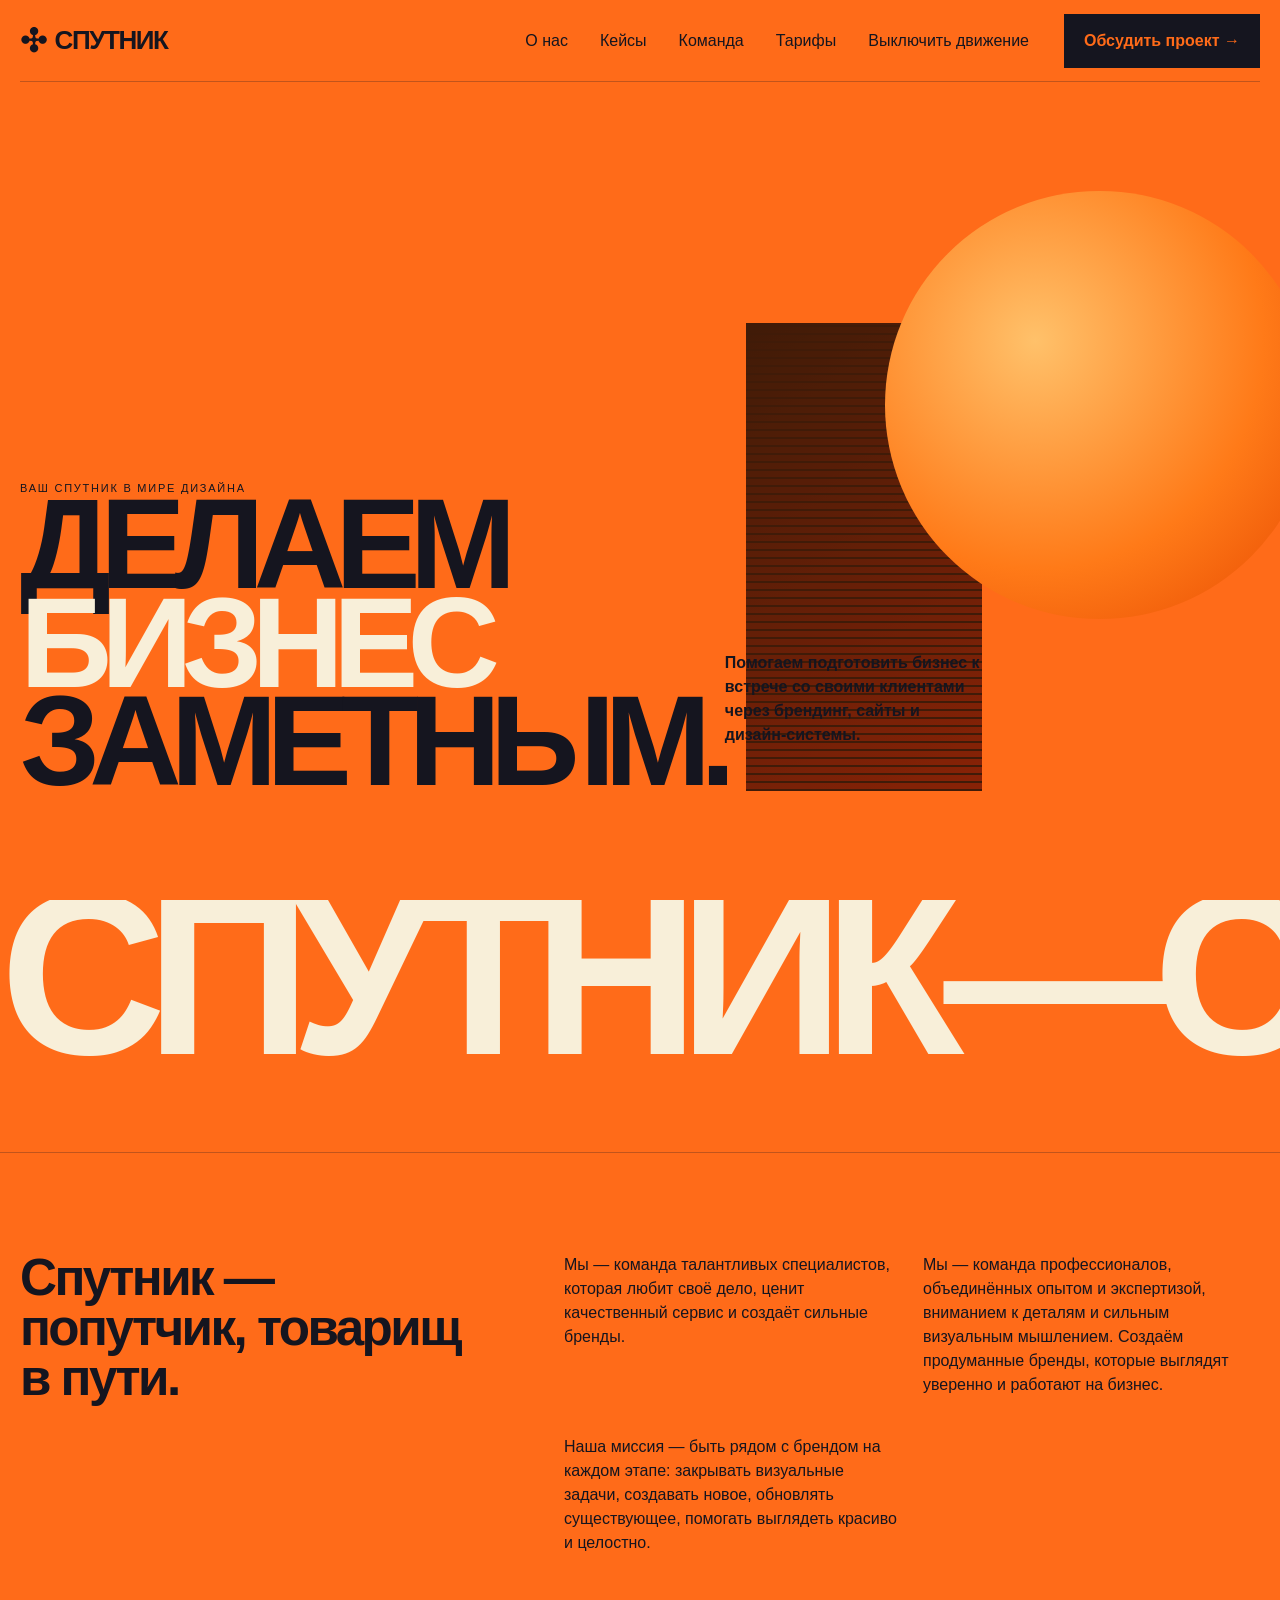
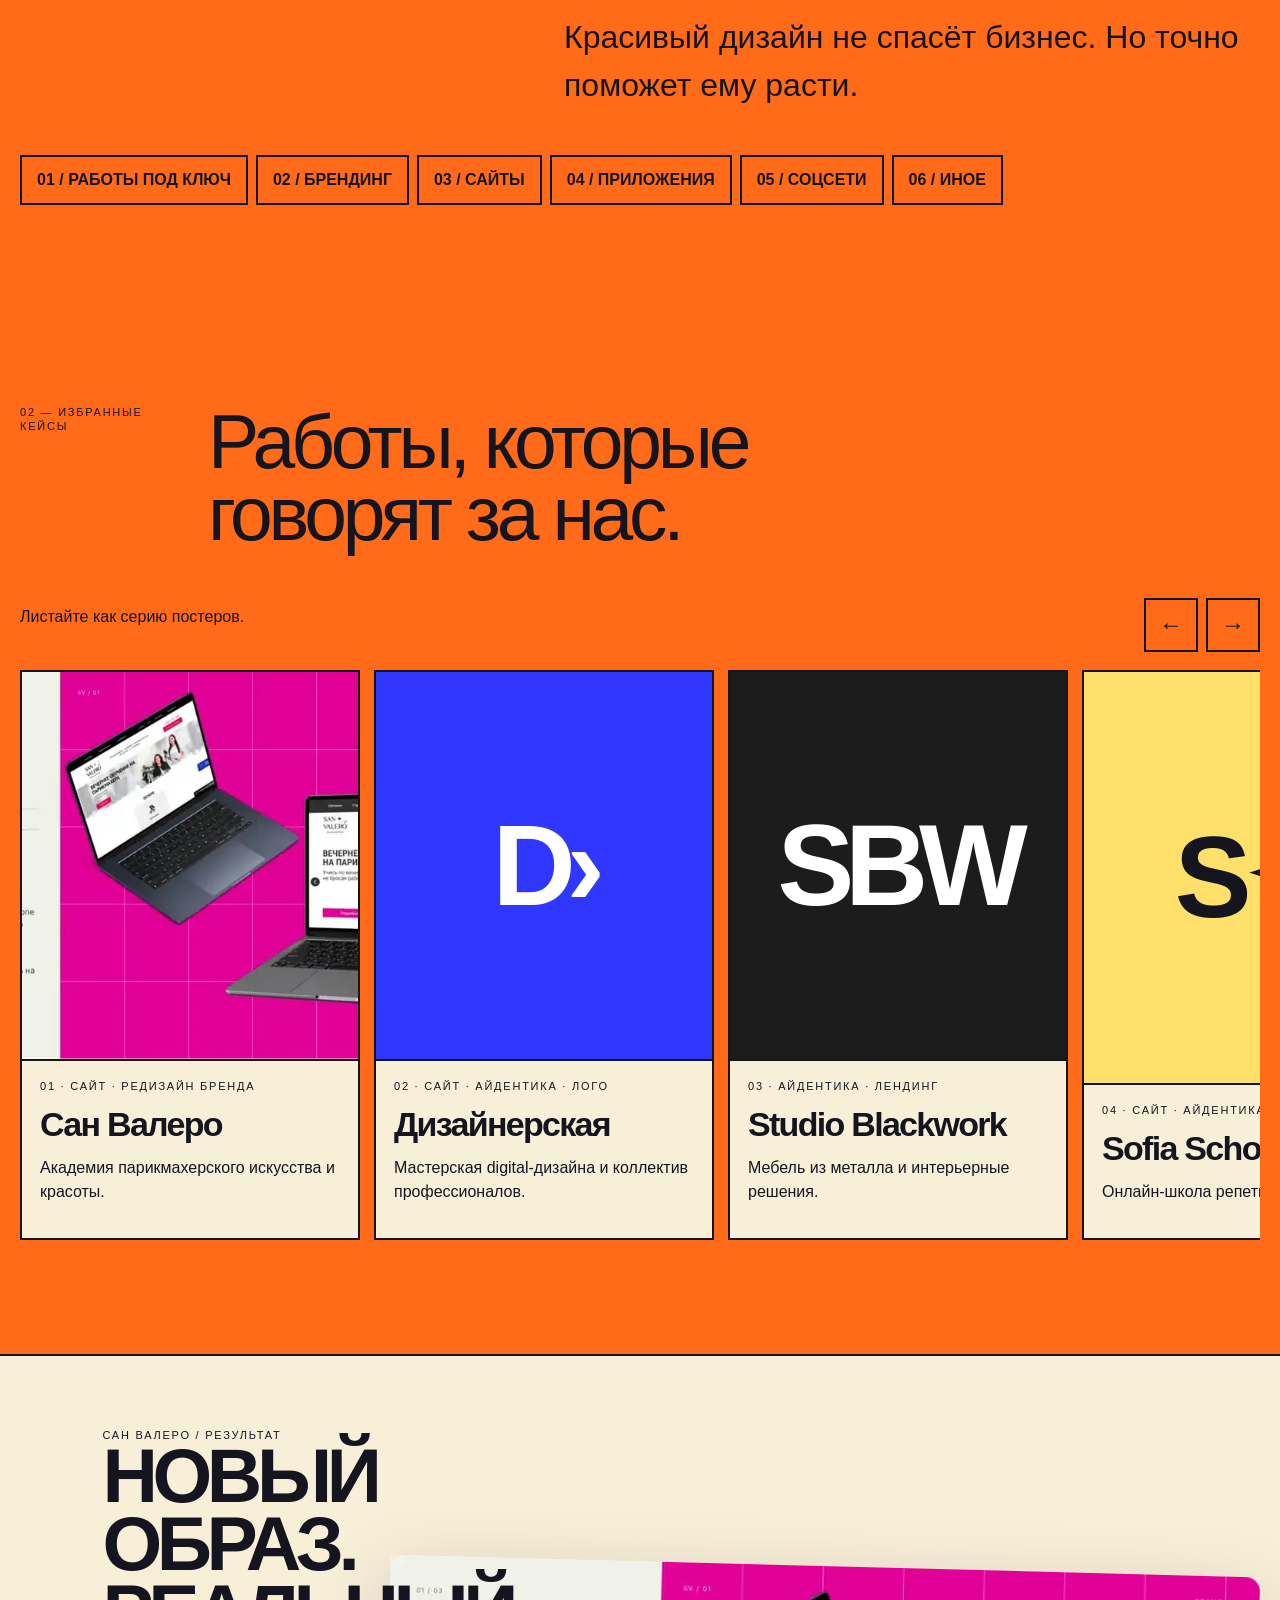
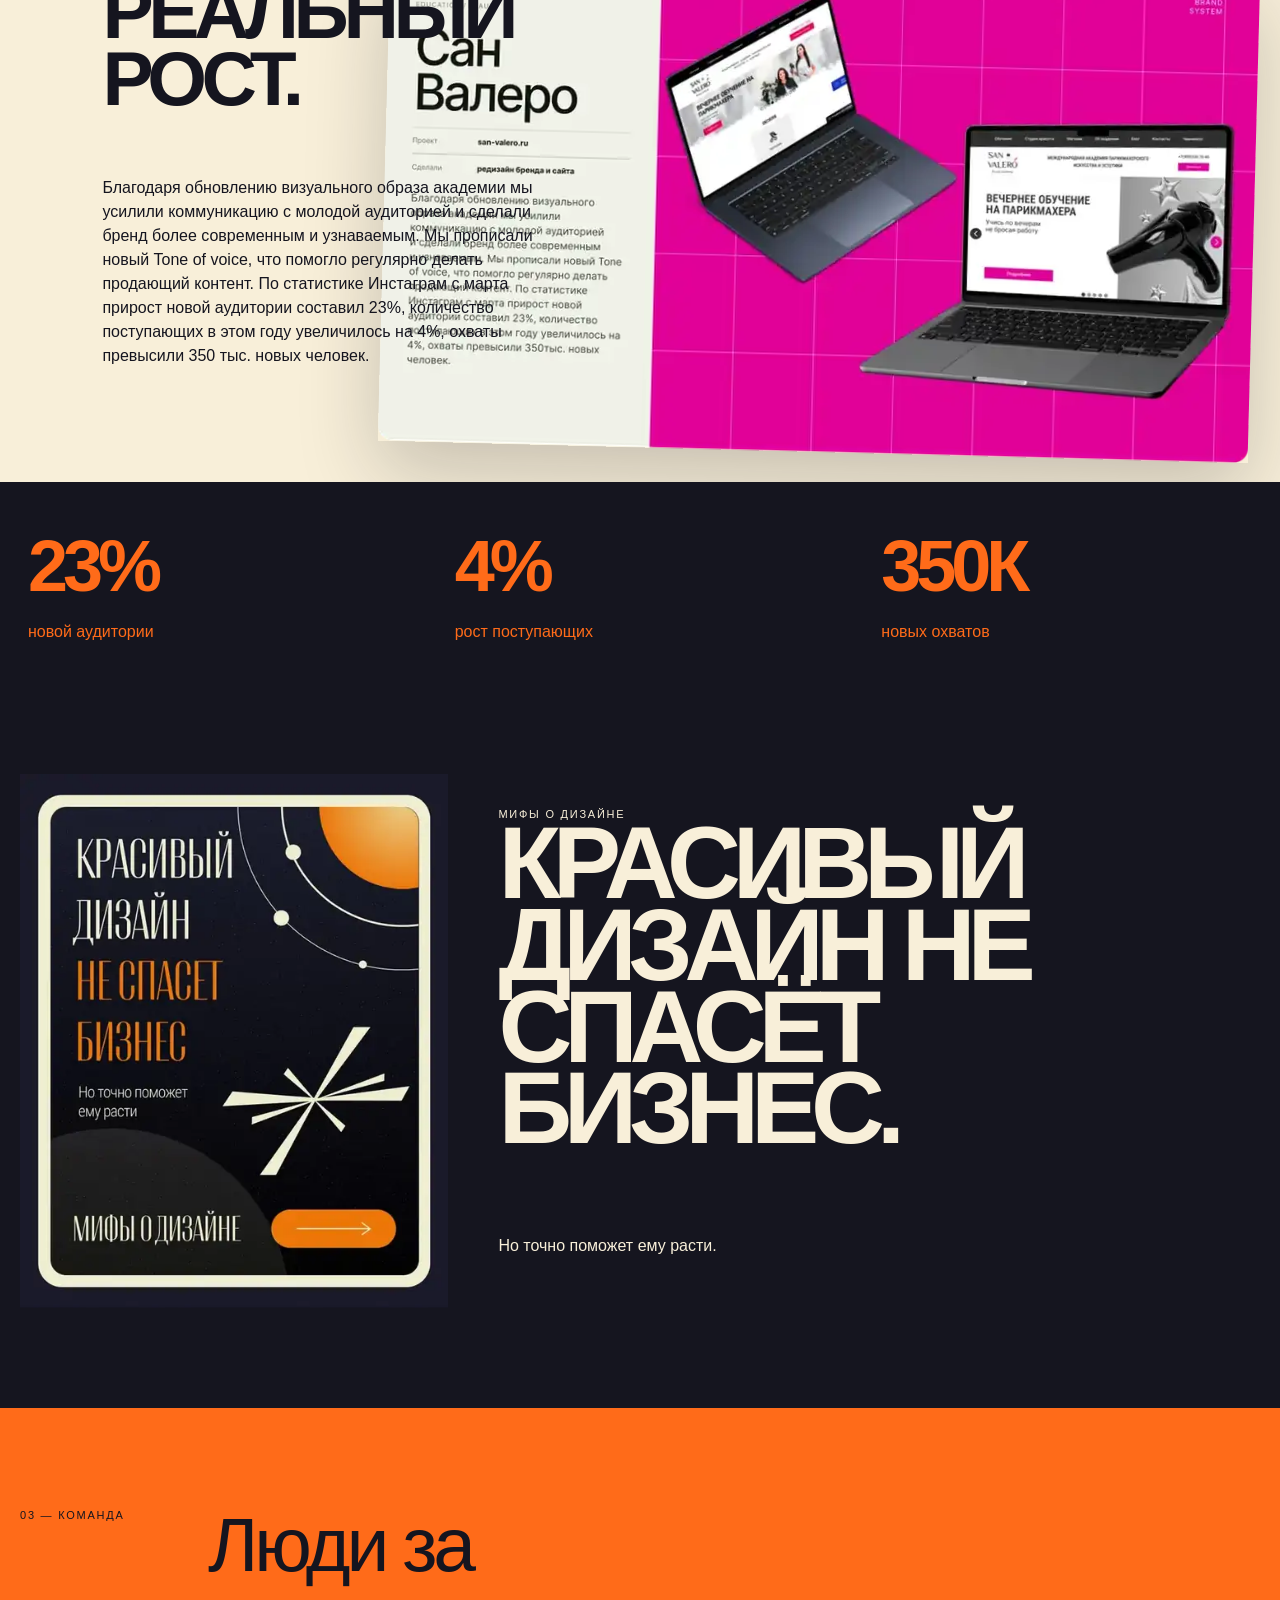
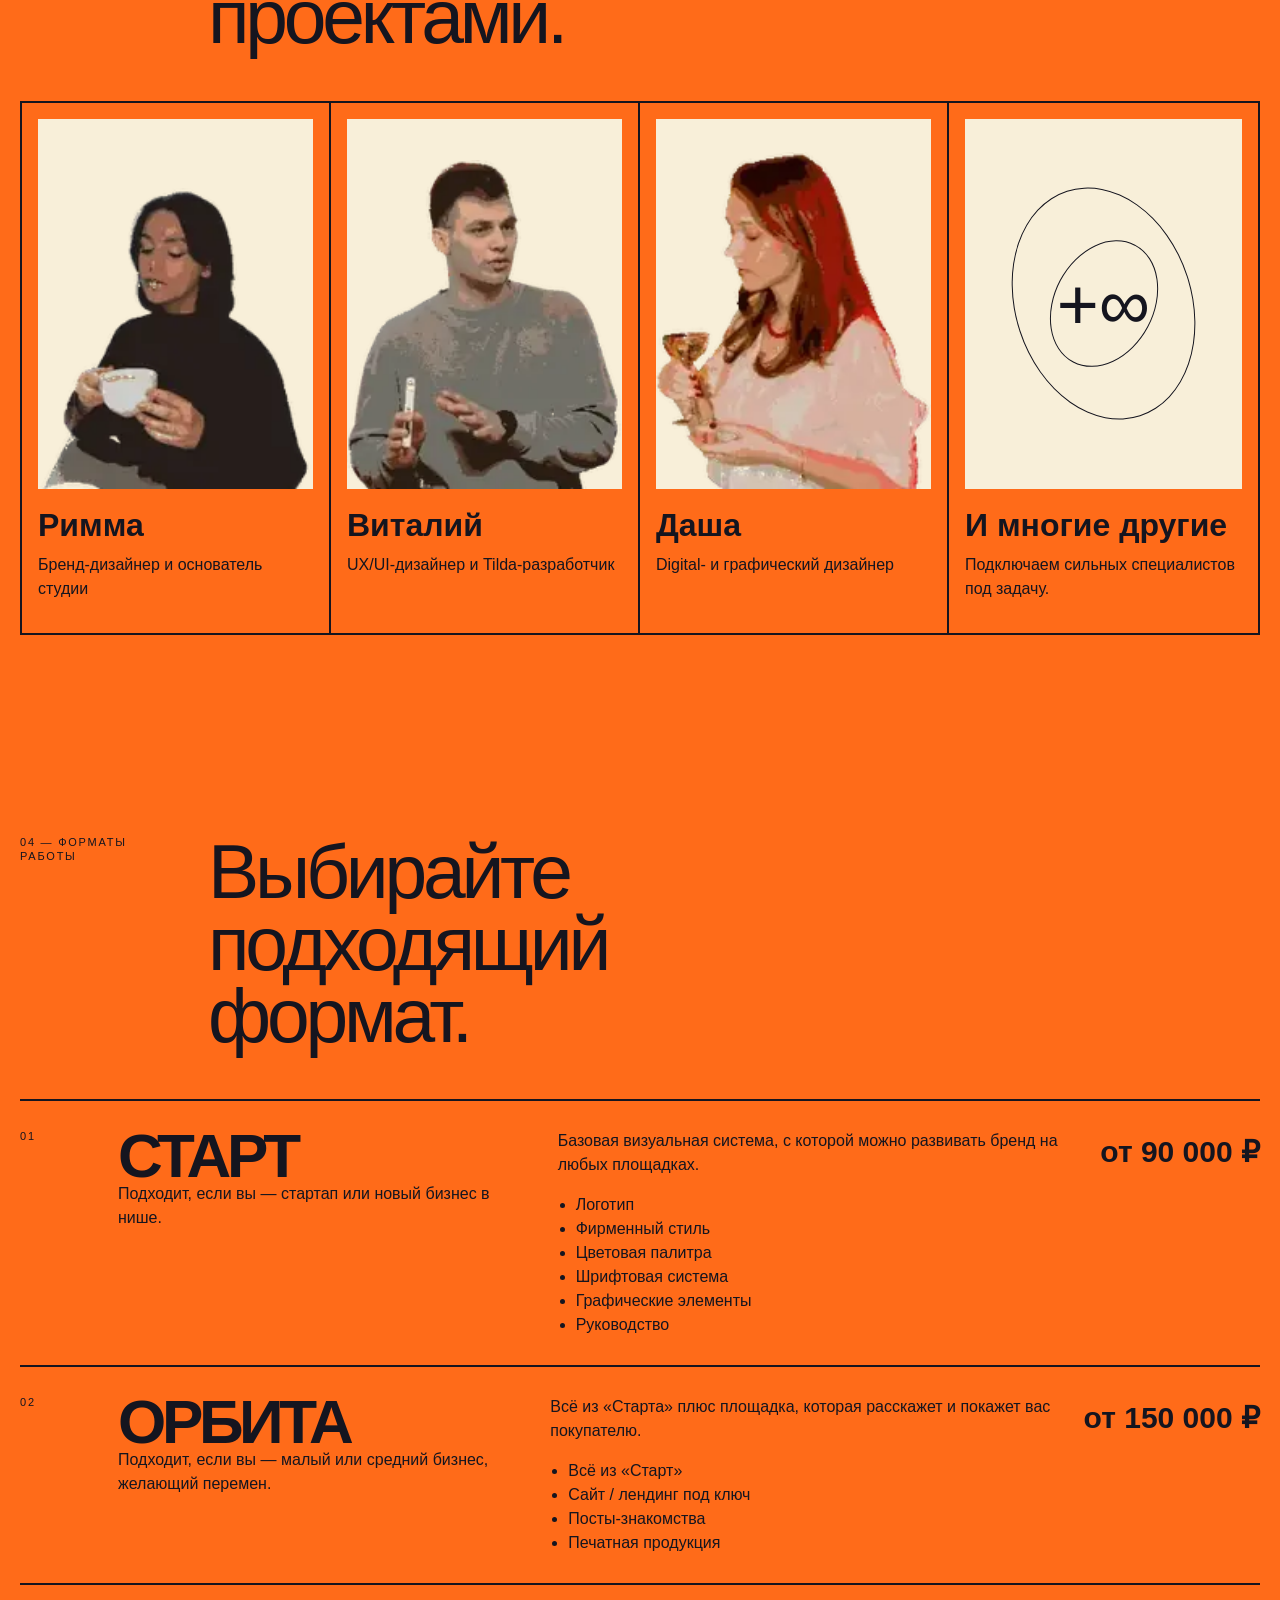
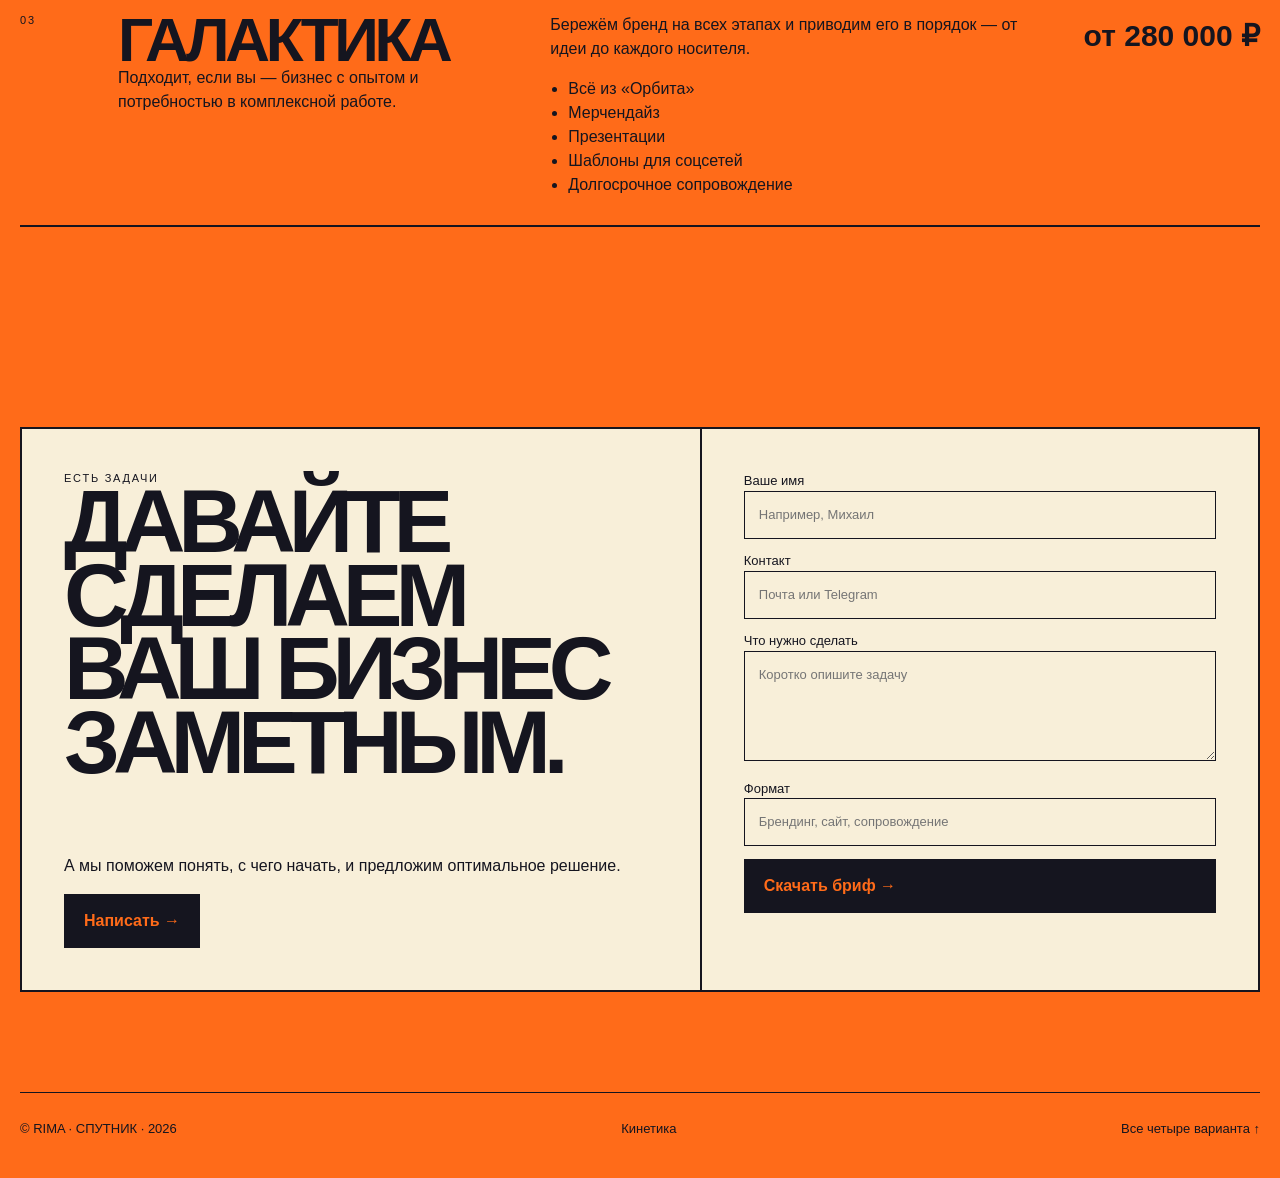
<file: rima-four-20260909/kinetic/index.html>
<!doctype html>
<html lang="ru">
  <head>
    <meta charset="utf-8" />
    <meta name="viewport" content="width=device-width,initial-scale=1" />
    <meta
      name="description"
      content="Спутник — Кинетика. Постерный сайт по контенту Figma RIMA."
    />
    <title>Спутник — Кинетика</title>
    <link rel="icon" href="../favicon.svg" />
    <link rel="stylesheet" href="../base.css" />
    <link rel="stylesheet" href="./style.css" />
    <script src="../app.js" defer></script>
  </head>
  <body class="kinetic">
    <a class="skip" href="#about">Перейти к содержанию</a>
    <header class="header">
      <div class="shell header-inner">
        <a class="brand" href="../index.html"
          ><span class="brand-star">✣</span>СПУТНИК</a
        ><button
          class="menu-toggle"
          data-menu
          aria-expanded="false"
          aria-controls="site-nav"
        >
          Меню
        </button>
        <nav class="nav" id="site-nav" aria-label="Основная навигация">
          <a href="#about">О нас</a><a href="#cases">Кейсы</a
          ><a href="#team">Команда</a><a href="#plans">Тарифы</a
          ><button data-motion type="button">Выключить движение</button>
        </nav>
        <a class="button header-cta" href="#contact">Обсудить проект →</a>
      </div>
    </header>
    <main>
      <section class="hero">
        <div class="shell kinetic-hero">
          <div class="reveal">
            <div class="eyebrow">Ваш спутник в мире дизайна</div>
            <h1>Делаем<br /><span>бизнес</span> заметным.</h1>
          </div>
          <div class="hero-side reveal">
            <div class="poster-texture" aria-hidden="true"></div>
            <div class="sphere" aria-hidden="true"></div>
            <p class="lead">
              Помогаем подготовить бизнес к встрече со своими клиентами через
              брендинг, сайты и дизайн-системы.
            </p>
          </div>
        </div>
      </section>
      <div class="kinetic-word" data-kinetic-word>СПУТНИК—СПУТНИК—СПУТНИК</div>
      <section class="section" id="about">
        <div class="shell">
          <div class="kinetic-about">
            <div class="big reveal">Спутник — попутчик, товарищ в пути.</div>
            <div class="copy reveal">
              <p>
                Мы — команда талантливых специалистов, которая любит своё дело,
                ценит качественный сервис и создаёт сильные бренды.
              </p>
              <p>
                Мы — команда профессионалов, объединённых опытом и экспертизой,
                вниманием к деталям и сильным визуальным мышлением. Создаём
                продуманные бренды, которые выглядят уверенно и работают на
                бизнес.
              </p>
              <p>
                Наша миссия — быть рядом с брендом на каждом этапе: закрывать
                визуальные задачи, создавать новое, обновлять существующее,
                помогать выглядеть красиво и целостно.
              </p>
              <blockquote
                style="grid-column: 1/-1; font-size: 32px; margin: 20px 0 0"
              >
                Красивый дизайн не спасёт бизнес. Но точно поможет ему расти.
              </blockquote>
            </div>
          </div>
          <div class="kinetic-services">
            <span>01 / Работы под ключ</span><span>02 / Брендинг</span
            ><span>03 / Сайты</span><span>04 / Приложения</span
            ><span>05 / Соцсети</span><span>06 / Иное</span>
          </div>
        </div>
      </section>
      <section class="section" id="cases">
        <div class="shell">
          <div class="section-heading">
            <div class="eyebrow">02 — Избранные кейсы</div>
            <h2 class="reveal">Работы, которые говорят за нас.</h2>
          </div>
          <div class="rail-controls">
            <p>Листайте как серию постеров.</p>
            <div class="buttons">
              <button data-rail-button="prev" aria-label="Предыдущий кейс">
                ←</button
              ><button data-rail-button="next" aria-label="Следующий кейс">
                →
              </button>
            </div>
          </div>
          <div class="kinetic-rail" data-rail>
            <article class="kinetic-case reveal">
              <div class="visual">
                <img
                  src="../assets/san-valero-composition.webp"
                  alt="Визуал проекта Сан Валеро"
                  loading="eager"
                />
              </div>
              <div class="copy">
                <div class="eyebrow">01 · Сайт · редизайн бренда</div>
                <h3>Сан Валеро</h3>
                <p>Академия парикмахерского искусства и красоты.</p>
              </div>
            </article>
            <article class="kinetic-case reveal">
              <div class="visual">
                <div class="mark" style="background: #3037ff; color: #fff">
                  D›
                </div>
              </div>
              <div class="copy">
                <div class="eyebrow">02 · Сайт · айдентика · лого</div>
                <h3>Дизайнерская</h3>
                <p>Мастерская digital-дизайна и коллектив профессионалов.</p>
              </div>
            </article>
            <article class="kinetic-case reveal">
              <div class="visual">
                <div class="mark" style="background: #1c1c1c; color: #fff">
                  SBW
                </div>
              </div>
              <div class="copy">
                <div class="eyebrow">03 · Айдентика · лендинг</div>
                <h3>Studio Blackwork</h3>
                <p>Мебель из металла и интерьерные решения.</p>
              </div>
            </article>
            <article class="kinetic-case reveal">
              <div class="visual">
                <div class="mark" style="background: #ffe06b; color: #15151f">
                  S✦
                </div>
              </div>
              <div class="copy">
                <div class="eyebrow">04 · Сайт · айдентика</div>
                <h3>Sofia School</h3>
                <p>Онлайн-школа репетиторства.</p>
              </div>
            </article>
            <article class="kinetic-case reveal">
              <div class="visual">
                <div class="mark" style="background: #e7eef1; color: #15151f">
                  + DENTAL CAD
                </div>
              </div>
              <div class="copy">
                <div class="eyebrow">05 · Айдентика · печать</div>
                <h3>DentalCAD</h3>
                <p>Клиника КТ-исследований.</p>
              </div>
            </article>
            <article class="kinetic-case reveal">
              <div class="visual">
                <div class="mark" style="background: #f6dcd8; color: #15151f">
                  ◉
                </div>
              </div>
              <div class="copy">
                <div class="eyebrow">06 · Лого · айдентика · печать</div>
                <h3>Фокус Медиа</h3>
                <p>Современное медиа о жизни студентов.</p>
              </div>
            </article>
            <article class="kinetic-case reveal">
              <div class="visual">
                <img
                  src="../assets/taiga-sharp.webp"
                  alt="Визуал проекта Тайга &amp; Озеро"
                  loading="eager"
                />
              </div>
              <div class="copy">
                <div class="eyebrow">07 · Сайт · кейс в подготовке</div>
                <h3>Тайга & Озеро</h3>
                <p>Готовность кейса — 99%.</p>
              </div>
            </article>
          </div>
        </div>
      </section>
      <section class="devices-stage">
        <div class="result-copy reveal">
          <div class="eyebrow">Сан Валеро / Результат</div>
          <h2>Новый образ. Реальный рост.</h2>
          <p>
            Благодаря обновлению визуального образа академии мы усилили
            коммуникацию с молодой аудиторией и сделали бренд более современным
            и узнаваемым. Мы прописали новый Tone of voice, что помогло
            регулярно делать продающий контент. По статистике Инстаграм с марта
            прирост новой аудитории составил 23%, количество поступающих в этом
            году увеличилось на 4%, охваты превысили 350 тыс. новых человек.
          </p>
        </div>
        <img
          class="san-composition"
          src="../assets/san-valero-composition.webp"
          alt="Композиция кейса Сан Валеро из Figma"
          loading="eager"
        />
      </section>
      <div class="kinetic-stats">
        <div class="kinetic-stat"><strong>23%</strong>новой аудитории</div>
        <div class="kinetic-stat"><strong>4%</strong>рост поступающих</div>
        <div class="kinetic-stat"><strong>350К</strong>новых охватов</div>
      </div>
      <section class="section poster-section">
        <div class="shell poster-layout">
          <img
            class="reveal"
            src="../assets/myths-poster.webp"
            alt="Постер Мифы о дизайне"
            loading="eager"
          />
          <div class="reveal">
            <div class="eyebrow">Мифы о дизайне</div>
            <h2>Красивый дизайн не спасёт бизнес.</h2>
            <p class="lead">Но точно поможет ему расти.</p>
          </div>
        </div>
      </section>
      <section class="section" id="team">
        <div class="shell">
          <div class="section-heading">
            <div class="eyebrow">03 — Команда</div>
            <h2 class="reveal">Люди за проектами.</h2>
          </div>
          <div class="kinetic-team">
            <article class="kinetic-person reveal">
              <div class="portrait">
                <img
                  class="team-img"
                  src="../assets/rimma.webp"
                  alt="Римма"
                  loading="eager"
                />
              </div>
              <h3>Римма</h3>
              <p>Бренд-дизайнер и основатель студии</p>
            </article>
            <article class="kinetic-person reveal">
              <div class="portrait">
                <img
                  class="team-img"
                  src="../assets/vitaliy.webp"
                  alt="Виталий"
                  loading="eager"
                />
              </div>
              <h3>Виталий</h3>
              <p>UX/UI-дизайнер и Tilda-разработчик</p>
            </article>
            <article class="kinetic-person reveal">
              <div class="portrait">
                <img
                  class="team-img"
                  src="../assets/dasha.webp"
                  alt="Даша"
                  loading="eager"
                />
              </div>
              <h3>Даша</h3>
              <p>Digital- и графический дизайнер</p>
            </article>
            <article class="kinetic-person reveal">
              <div class="portrait more-orbit">
                <span
                  style="
                    font-size: 72px;
                    display: grid;
                    place-items: center;
                    height: 100%;
                  "
                  >+∞</span
                >
              </div>
              <h3>И многие другие</h3>
              <p>Подключаем сильных специалистов под задачу.</p>
            </article>
          </div>
        </div>
      </section>
      <section class="section" id="plans">
        <div class="shell">
          <div class="section-heading">
            <div class="eyebrow">04 — Форматы работы</div>
            <h2 class="reveal">Выбирайте подходящий формат.</h2>
          </div>
          <div class="kinetic-plans">
            <article class="kinetic-plan reveal">
              <span class="eyebrow">01</span>
              <div>
                <h3>Старт</h3>
                <p>Подходит, если вы — стартап или новый бизнес в нише.</p>
              </div>
              <div>
                <p>
                  Базовая визуальная система, с которой можно развивать бренд на
                  любых площадках.
                </p>
                <ul>
                  <li>Логотип</li>
                  <li>Фирменный стиль</li>
                  <li>Цветовая палитра</li>
                  <li>Шрифтовая система</li>
                  <li>Графические элементы</li>
                  <li>Руководство</li>
                </ul>
              </div>
              <div class="price">от 90 000 ₽</div>
            </article>
            <article class="kinetic-plan reveal">
              <span class="eyebrow">02</span>
              <div>
                <h3>Орбита</h3>
                <p>
                  Подходит, если вы — малый или средний бизнес, желающий
                  перемен.
                </p>
              </div>
              <div>
                <p>
                  Всё из «Старта» плюс площадка, которая расскажет и покажет вас
                  покупателю.
                </p>
                <ul>
                  <li>Всё из «Старт»</li>
                  <li>Сайт / лендинг под ключ</li>
                  <li>Посты-знакомства</li>
                  <li>Печатная продукция</li>
                </ul>
              </div>
              <div class="price">от 150 000 ₽</div>
            </article>
            <article class="kinetic-plan reveal">
              <span class="eyebrow">03</span>
              <div>
                <h3>Галактика</h3>
                <p>
                  Подходит, если вы — бизнес с опытом и потребностью в
                  комплексной работе.
                </p>
              </div>
              <div>
                <p>
                  Бережём бренд на всех этапах и приводим его в порядок — от
                  идеи до каждого носителя.
                </p>
                <ul>
                  <li>Всё из «Орбита»</li>
                  <li>Мерчендайз</li>
                  <li>Презентации</li>
                  <li>Шаблоны для соцсетей</li>
                  <li>Долгосрочное сопровождение</li>
                </ul>
              </div>
              <div class="price">от 280 000 ₽</div>
            </article>
          </div>
        </div>
      </section>
      <section class="section" id="contact">
        <div class="shell kinetic-contact">
          <div class="copy">
            <div class="eyebrow">Есть задачи</div>
            <h2>Давайте сделаем ваш бизнес заметным.</h2>
            <p>
              А мы поможем понять, с чего начать, и предложим оптимальное
              решение.
            </p>
            <a
              class="button"
              href="mailto:mishkacher@gmail.com?subject=Спутник — проект"
              >Написать →</a
            >
          </div>
          <form class="brief-form" data-brief>
            <label
              >Ваше имя<input
                name="name"
                placeholder="Например, Михаил" /></label
            ><label
              >Контакт<input
                name="contact"
                placeholder="Почта или Telegram" /></label
            ><label
              >Что нужно сделать<textarea
                name="task"
                placeholder="Коротко опишите задачу"
              ></textarea></label
            ><label
              >Формат<input
                name="format"
                placeholder="Брендинг, сайт, сопровождение" /></label
            ><button class="button" type="submit">Скачать бриф →</button>
            <div class="form-status" aria-live="polite"></div>
          </form>
        </div>
      </section>
    </main>
    <footer class="shell footer">
      <span>© RIMA · СПУТНИК · 2026</span><span>Кинетика</span
      ><a href="../index.html">Все четыре варианта ↑</a>
    </footer>
  </body>
</html>
</file>
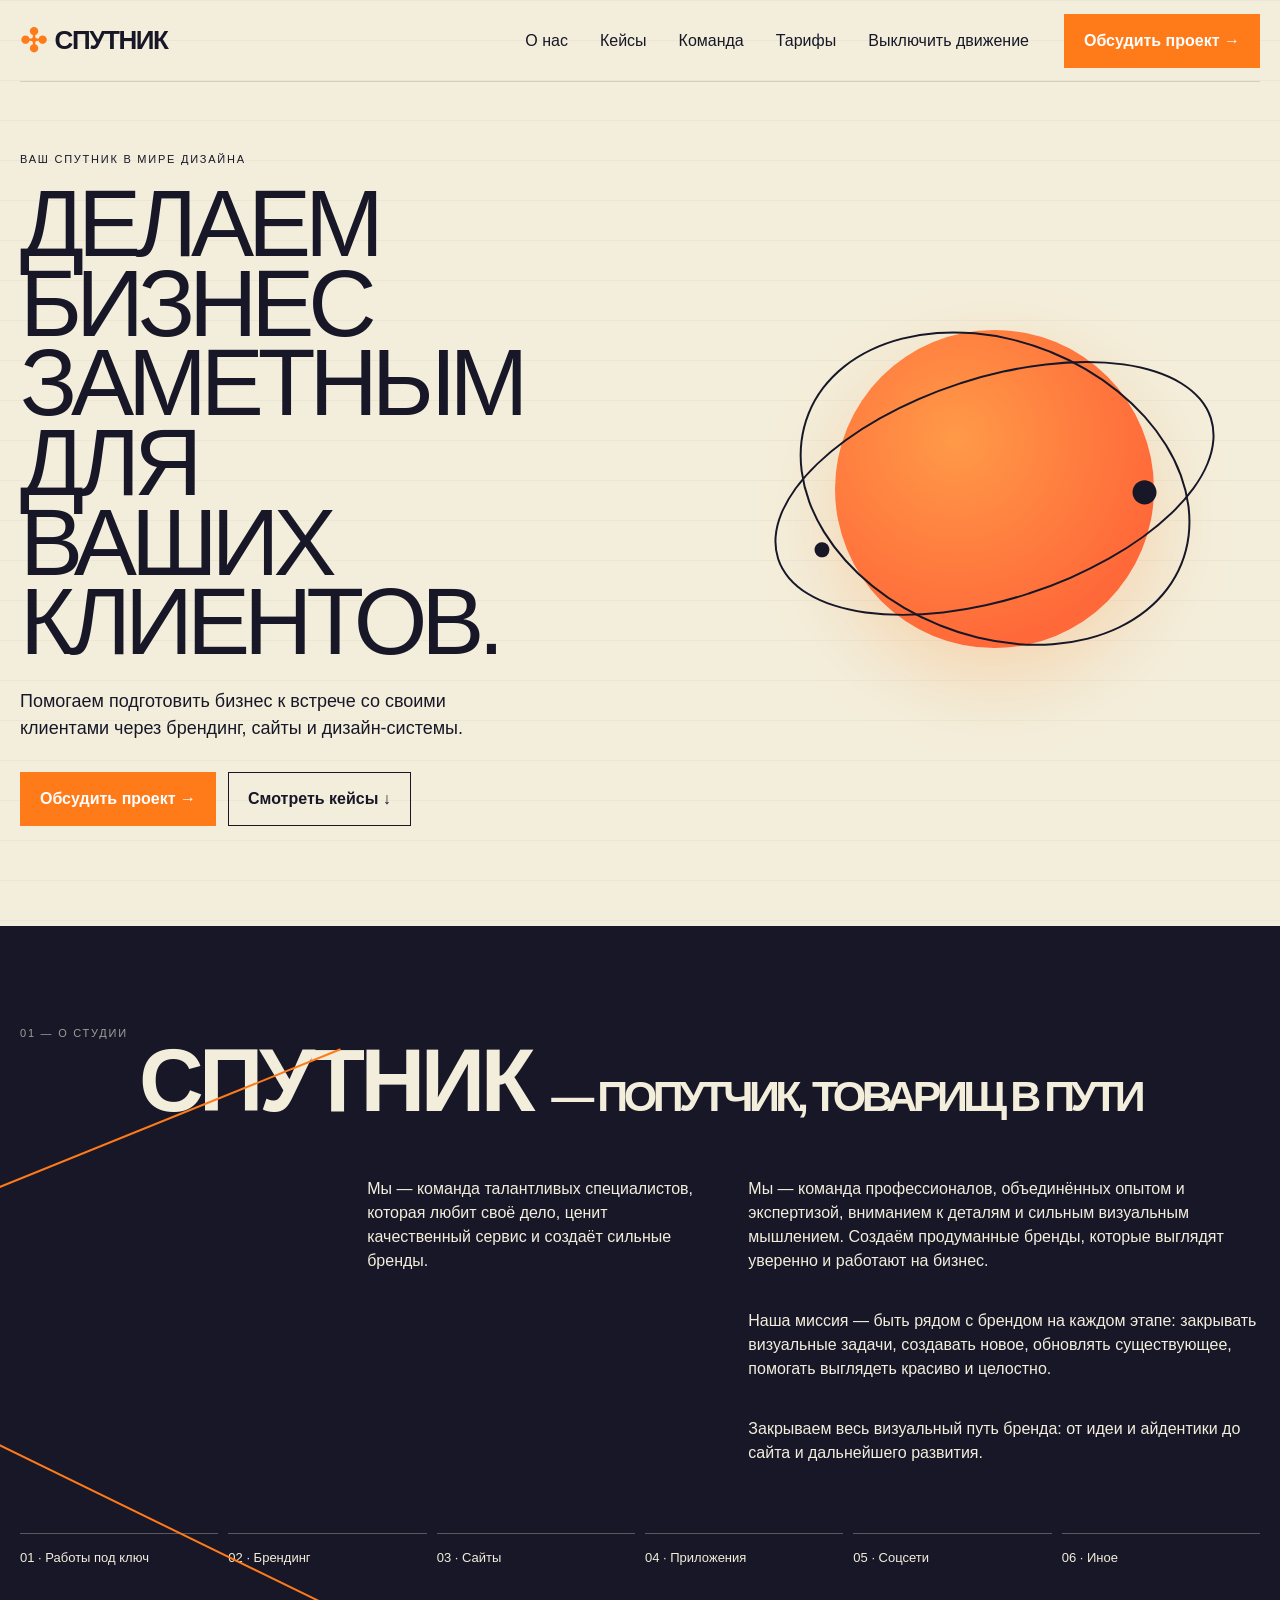
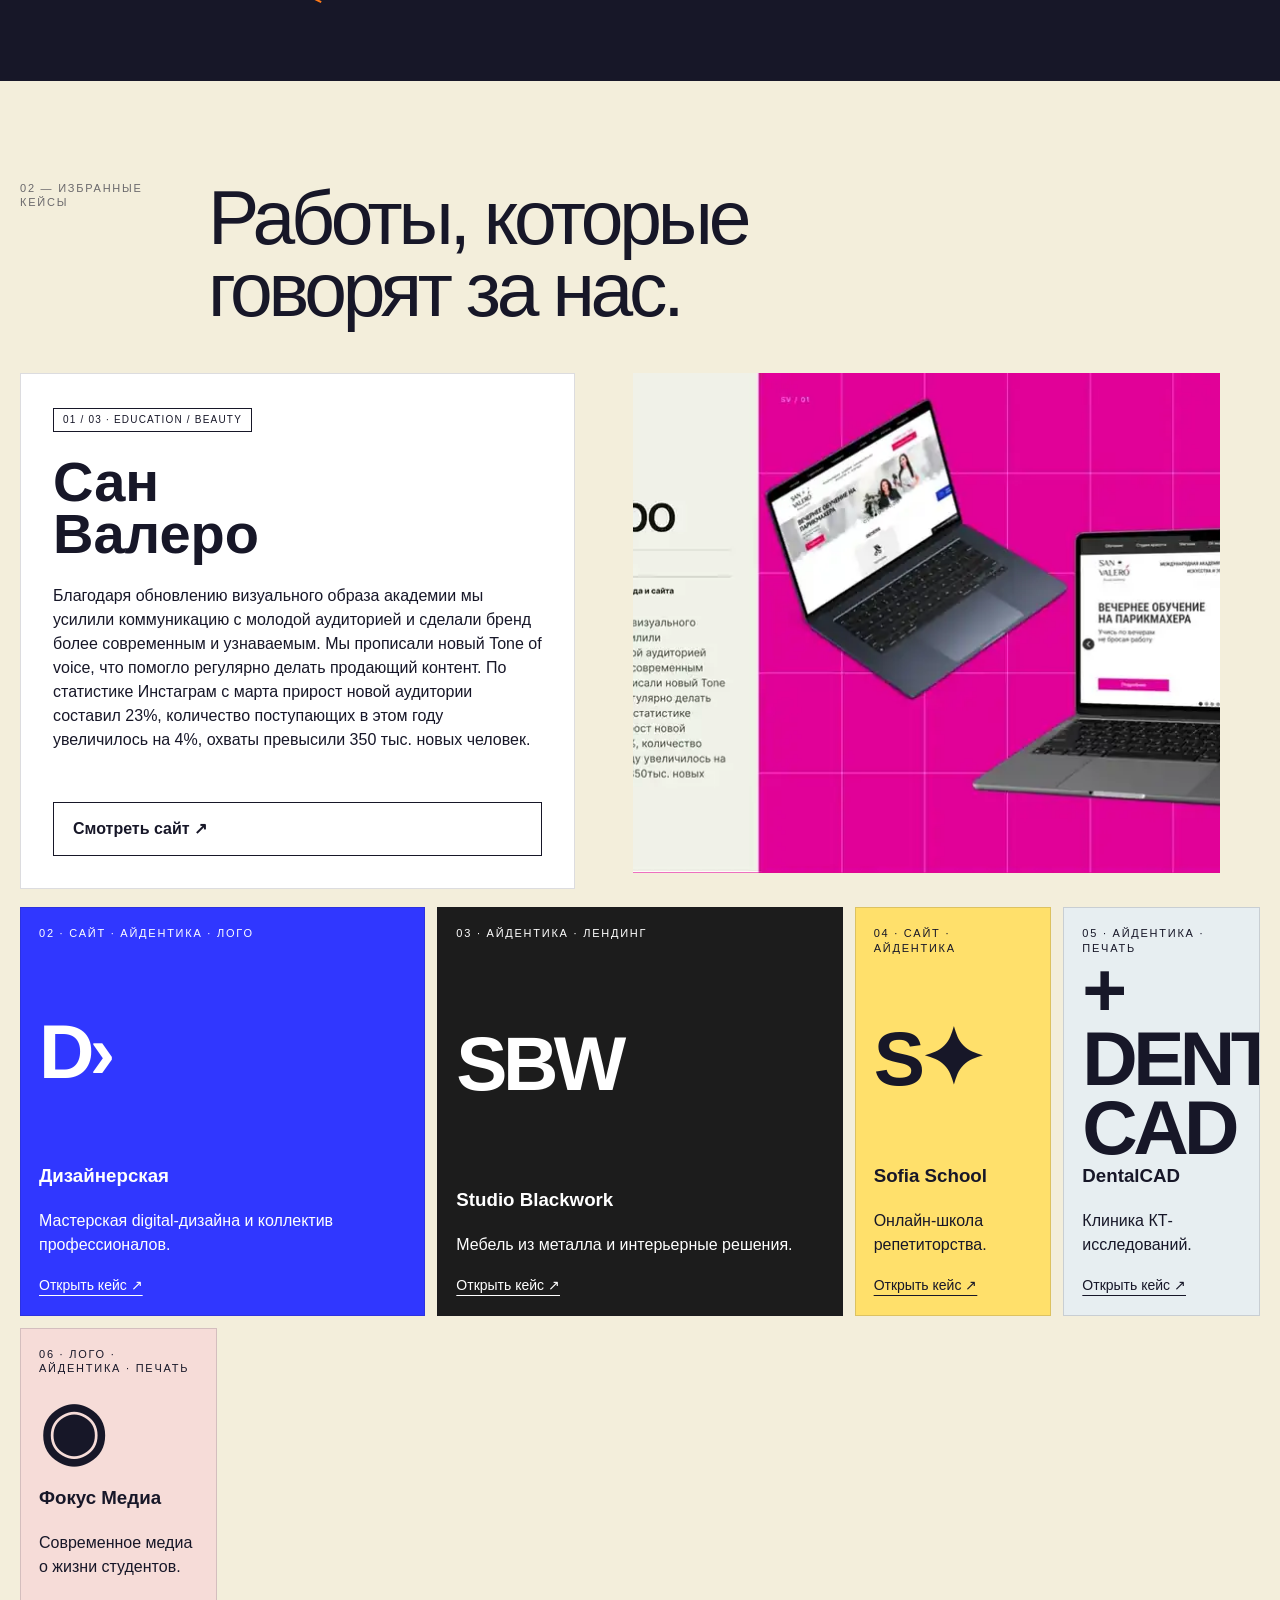
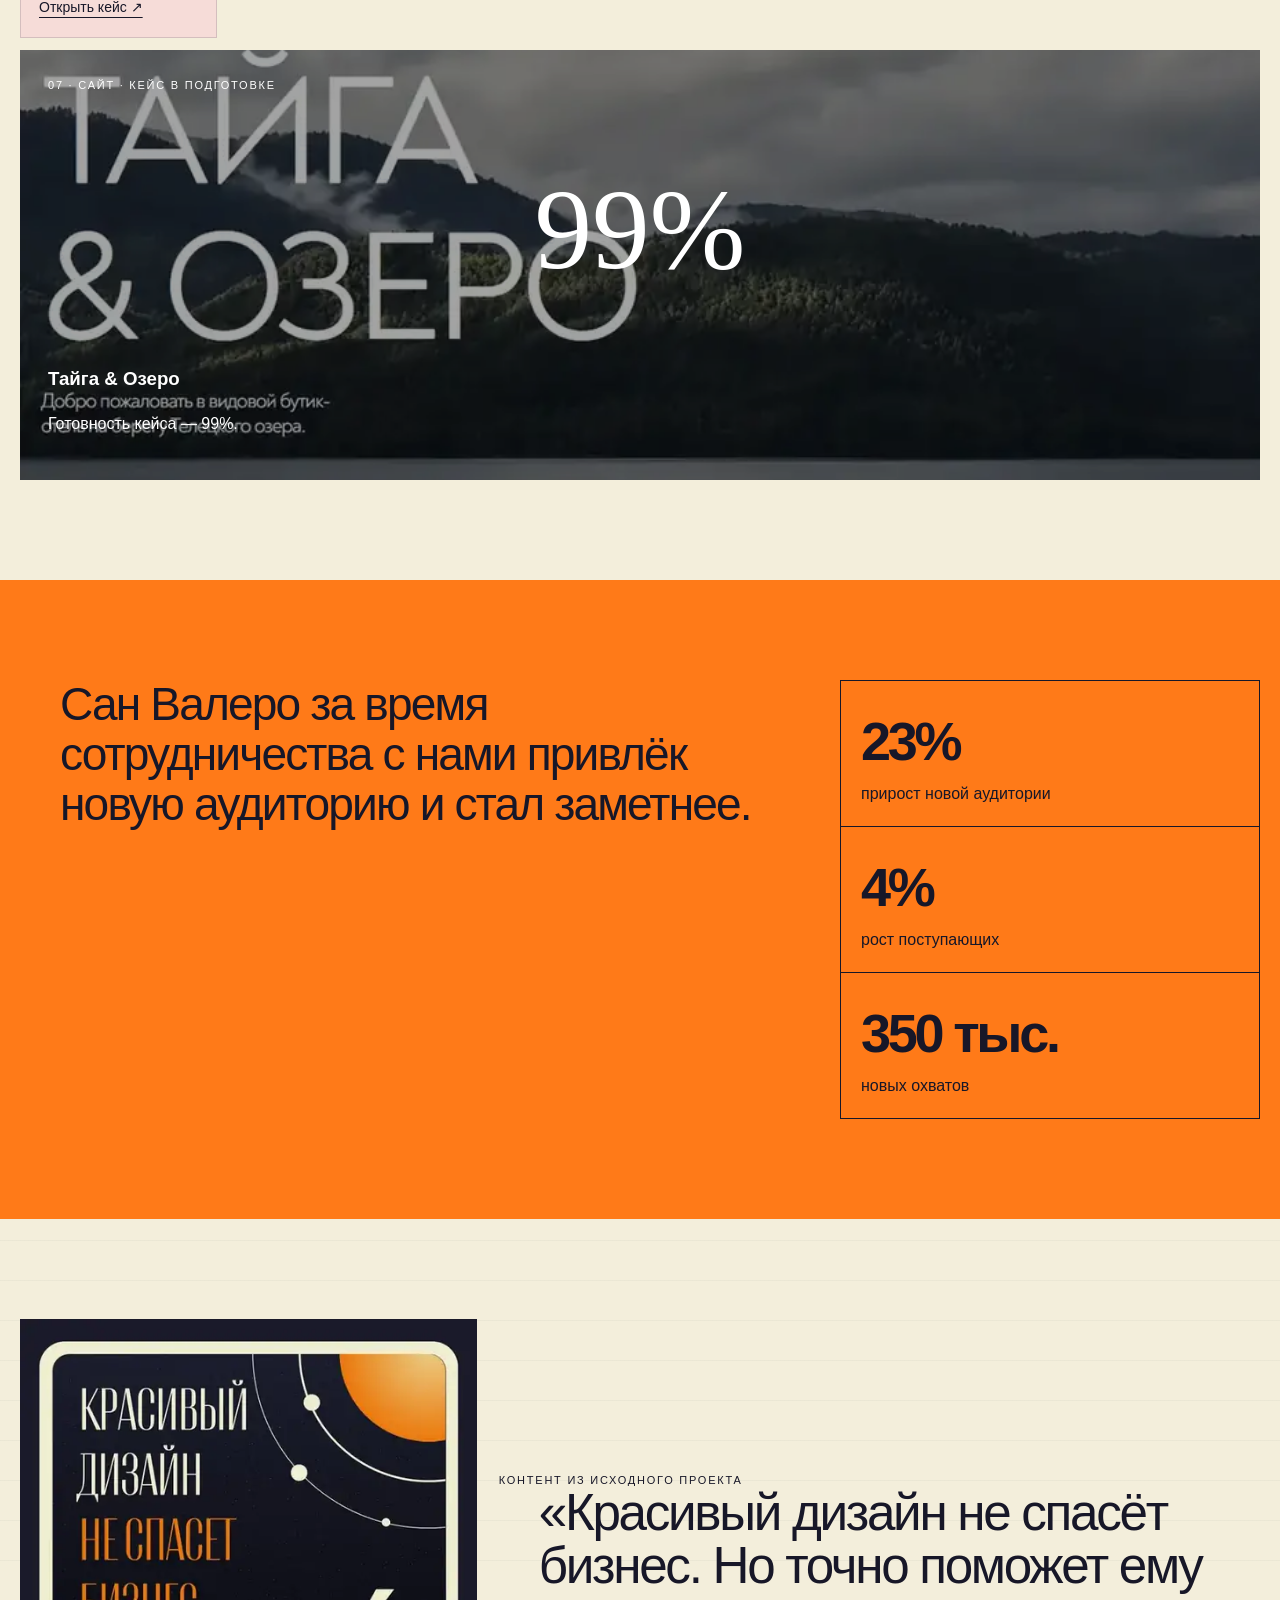
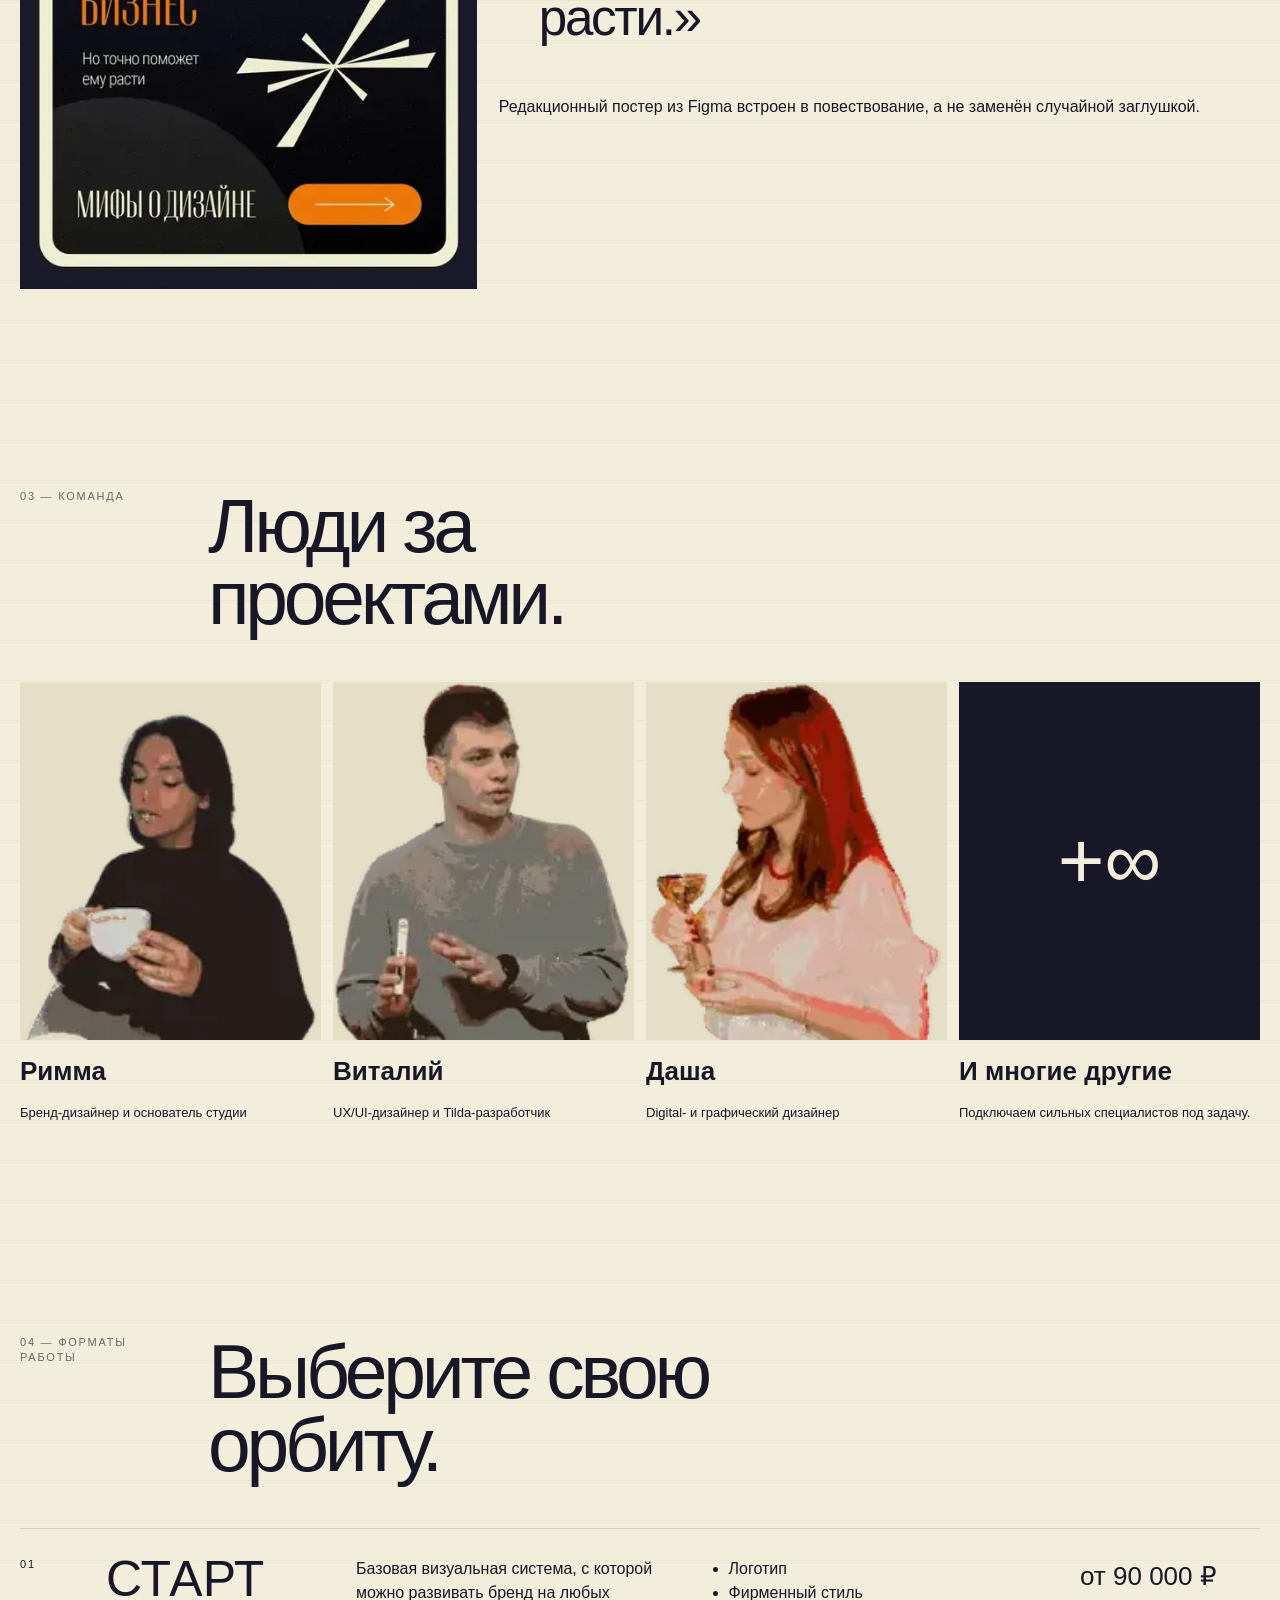
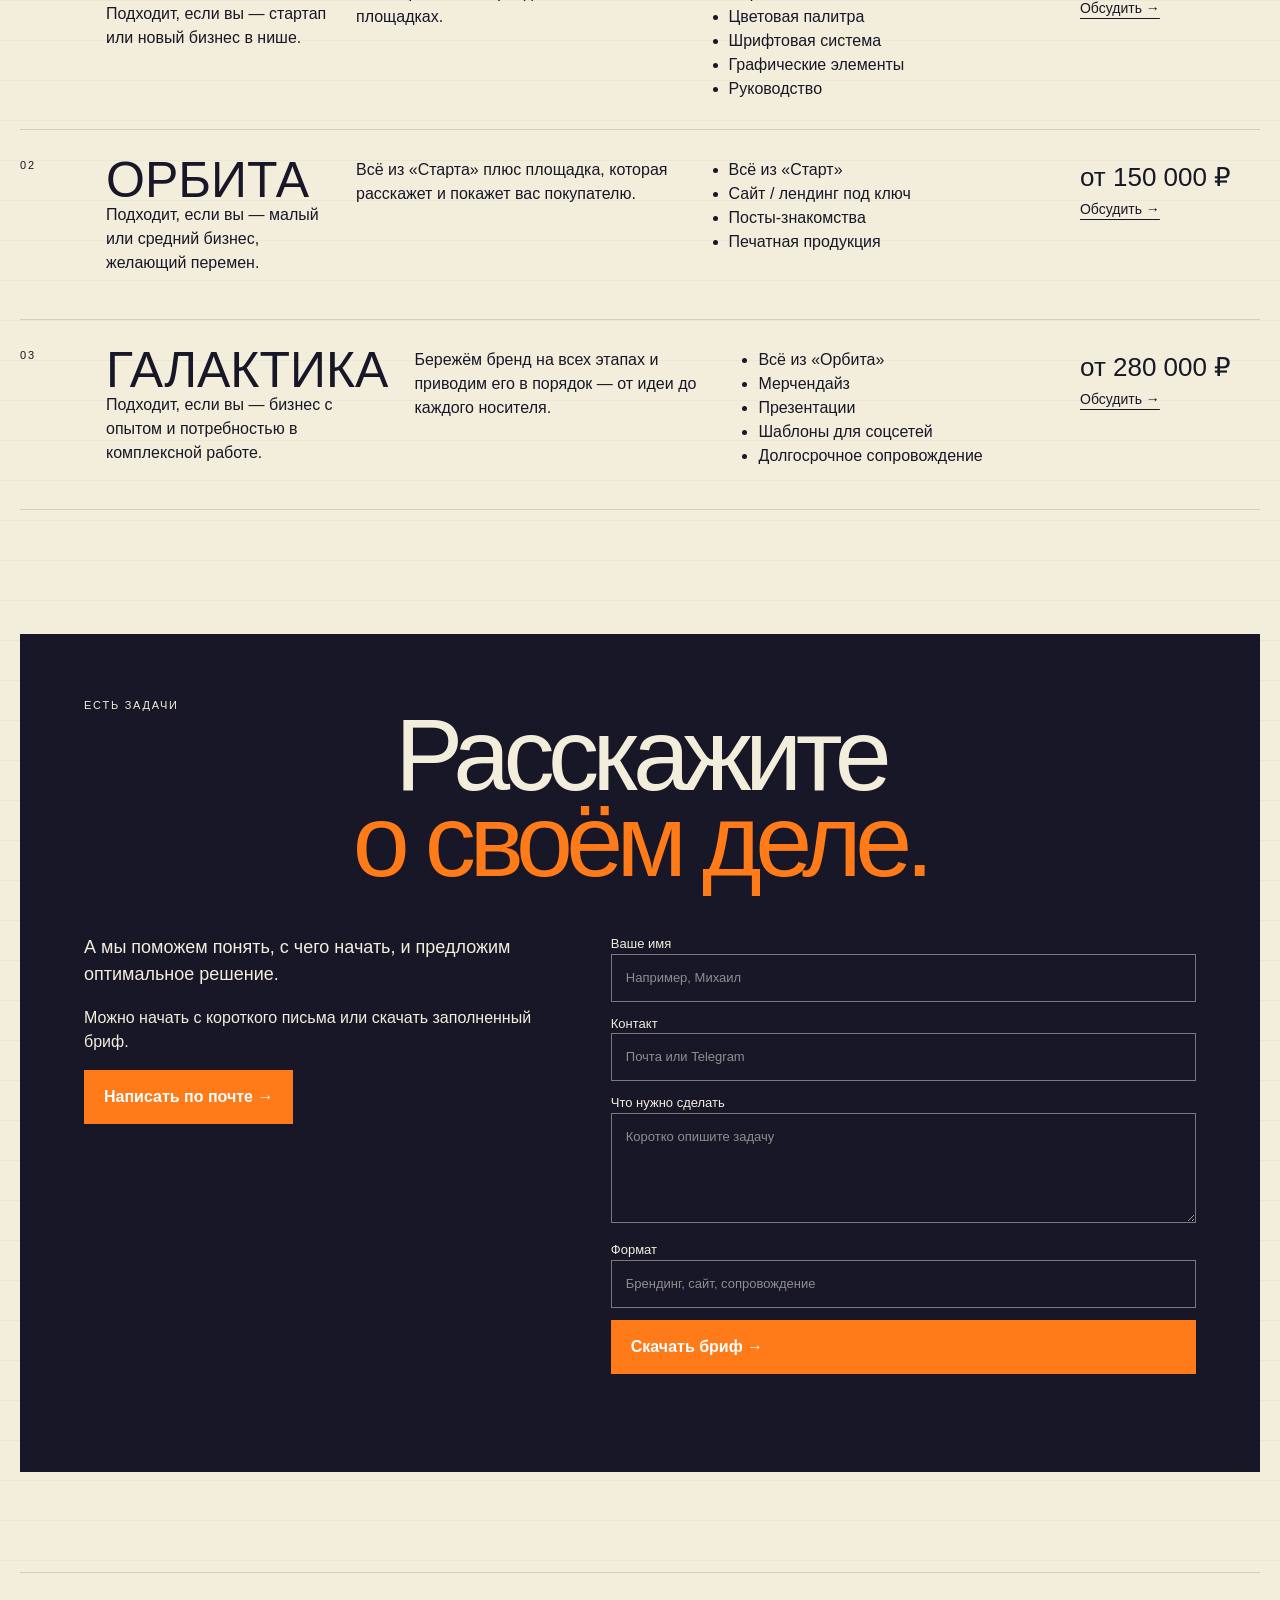
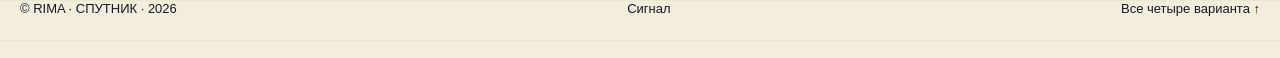
<file: rima-four-20260909/signal/index.html>
<!doctype html>
<html lang="ru">
  <head>
    <meta charset="utf-8" />
    <meta name="viewport" content="width=device-width,initial-scale=1" />
    <meta
      name="description"
      content="Спутник — Сигнал. Сайт по контенту Figma-проекта RIMA."
    />
    <title>Спутник — Сигнал</title>
    <link rel="icon" href="../favicon.svg" />
    <link rel="stylesheet" href="../base.css" />
    <link rel="stylesheet" href="./style.css" />
    <script src="../app.js" defer></script>
  </head>
  <body class="signal">
    <a class="skip" href="#about">Перейти к содержанию</a>
    <header class="header">
      <div class="shell header-inner">
        <a class="brand" href="../index.html"
          ><span class="brand-star">✣</span>СПУТНИК</a
        ><button
          class="menu-toggle"
          data-menu
          aria-expanded="false"
          aria-controls="site-nav"
        >
          Меню
        </button>
        <nav class="nav" id="site-nav" aria-label="Основная навигация">
          <a href="#about">О нас</a><a href="#cases">Кейсы</a
          ><a href="#team">Команда</a><a href="#plans">Тарифы</a
          ><button data-motion type="button">Выключить движение</button>
        </nav>
        <a class="button header-cta" href="#contact">Обсудить проект →</a>
      </div>
    </header>
    <main>
      <section class="hero">
        <div class="shell hero-grid">
          <div class="reveal">
            <div class="eyebrow">Ваш спутник в мире дизайна</div>
            <h1>Делаем бизнес заметным для ваших клиентов.</h1>
            <p class="lead">
              Помогаем подготовить бизнес к встрече со своими клиентами через
              брендинг, сайты и дизайн-системы.
            </p>
            <div class="hero-actions">
              <a class="button" href="#contact">Обсудить проект →</a
              ><a class="button secondary" href="#cases">Смотреть кейсы ↓</a>
            </div>
          </div>
          <div
            class="planet-stage reveal"
            data-planet
            aria-label="Анимированная планета"
          >
            <div class="planet"></div>
            <div class="orbit"><i class="sat"></i></div>
            <div class="orbit two"><i class="sat b"></i></div>
          </div>
        </div>
      </section>
      <section class="section about-dark" id="about">
        <div class="shell">
          <i class="beam b1"></i><i class="beam b2"></i><i class="beam b3"></i>
          <div class="eyebrow section-no">01 — О студии</div>
          <h2 class="about-lockup reveal">
            СПУТНИК <span>— попутчик, товарищ в пути</span>
          </h2>
          <div class="about-copy-grid">
            <p class="reveal">
              Мы — команда талантливых специалистов, которая любит своё дело,
              ценит качественный сервис и создаёт сильные бренды.
            </p>
            <div class="list reveal">
              <p>
                Мы — команда профессионалов, объединённых опытом и экспертизой,
                вниманием к деталям и сильным визуальным мышлением. Создаём
                продуманные бренды, которые выглядят уверенно и работают на
                бизнес.
              </p>
              <p>
                Наша миссия — быть рядом с брендом на каждом этапе: закрывать
                визуальные задачи, создавать новое, обновлять существующее,
                помогать выглядеть красиво и целостно.
              </p>
              <p>
                Закрываем весь визуальный путь бренда: от идеи и айдентики до
                сайта и дальнейшего развития.
              </p>
            </div>
          </div>
          <div class="service-strip">
            <div>01 · Работы под ключ</div>
            <div>02 · Брендинг</div>
            <div>03 · Сайты</div>
            <div>04 · Приложения</div>
            <div>05 · Соцсети</div>
            <div>06 · Иное</div>
          </div>
        </div>
      </section>
      <section class="section cases" id="cases">
        <div class="shell">
          <div class="section-heading">
            <div class="eyebrow section-no">02 — Избранные кейсы</div>
            <h2 class="reveal">Работы, которые говорят за нас.</h2>
          </div>
          <div class="source-feature">
            <article class="story reveal">
              <div>
                <span class="badge">01 / 03 · Education / Beauty</span>
                <h3 style="font-size: 56px; line-height: 0.92; margin: 24px 0">
                  Сан<br />Валеро
                </h3>
                <p>
                  Благодаря обновлению визуального образа академии мы усилили
                  коммуникацию с молодой аудиторией и сделали бренд более
                  современным и узнаваемым. Мы прописали новый Tone of voice,
                  что помогло регулярно делать продающий контент. По статистике
                  Инстаграм с марта прирост новой аудитории составил 23%,
                  количество поступающих в этом году увеличилось на 4%, охваты
                  превысили 350 тыс. новых человек.
                </p>
              </div>
              <a
                class="button secondary"
                href="https://san-valero.ru/"
                target="_blank"
                rel="noreferrer"
                >Смотреть сайт ↗</a
              >
            </article>
            <figure class="visual reveal">
              <img
                src="../assets/san-valero-composition.webp"
                alt="Исходная композиция кейса Сан Валеро из Figma"
                loading="eager"
              />
            </figure>
          </div>
          <div class="case-grid-signal">
            <article
              class="brand-card large reveal"
              style="background: #3037ff; color: #fff"
            >
              <div class="eyebrow">02 · Сайт · айдентика · лого</div>
              <div class="brand-mark">D›</div>
              <div>
                <h3>Дизайнерская</h3>
                <p>Мастерская digital-дизайна и коллектив профессионалов.</p>
                <a
                  class="case-link"
                  href="https://www.behance.net/gallery/241910957/razrabotka-brenda-dlja-masterskoj-dizajna"
                  target="_blank"
                  rel="noreferrer"
                  >Открыть кейс ↗</a
                >
              </div>
            </article>
            <article
              class="brand-card large reveal"
              style="background: #1c1c1c; color: #fff"
            >
              <div class="eyebrow">03 · Айдентика · лендинг</div>
              <div class="brand-mark">SBW</div>
              <div>
                <h3>Studio Blackwork</h3>
                <p>Мебель из металла и интерьерные решения.</p>
                <a
                  class="case-link"
                  href="https://www.behance.net/gallery/234539475/Landing-page-Studio-Blackwork"
                  target="_blank"
                  rel="noreferrer"
                  >Открыть кейс ↗</a
                >
              </div>
            </article>
            <article
              class="brand-card small reveal"
              style="background: #ffe06b; color: #171728"
            >
              <div class="eyebrow">04 · Сайт · айдентика</div>
              <div class="brand-mark">S✦</div>
              <div>
                <h3>Sofia School</h3>
                <p>Онлайн-школа репетиторства.</p>
                <a
                  class="case-link"
                  href="https://www.behance.net/gallery/232474425/Website-on-Tilda-Sofia-school"
                  target="_blank"
                  rel="noreferrer"
                  >Открыть кейс ↗</a
                >
              </div>
            </article>
            <article
              class="brand-card small reveal"
              style="background: #e7eef1; color: #171728"
            >
              <div class="eyebrow">05 · Айдентика · печать</div>
              <div class="brand-mark">+ DENTAL CAD</div>
              <div>
                <h3>DentalCAD</h3>
                <p>Клиника КТ-исследований.</p>
                <a
                  class="case-link"
                  href="https://www.behance.net/gallery/243706249/DENTAL-CAD-logotip-firmennyj-stil"
                  target="_blank"
                  rel="noreferrer"
                  >Открыть кейс ↗</a
                >
              </div>
            </article>
            <article
              class="brand-card small reveal"
              style="background: #f6dcd8; color: #171728"
            >
              <div class="eyebrow">06 · Лого · айдентика · печать</div>
              <div class="brand-mark">◉</div>
              <div>
                <h3>Фокус Медиа</h3>
                <p>Современное медиа о жизни студентов.</p>
                <a
                  class="case-link"
                  href="https://www.behance.net/gallery/248397223/firmennyj-stil-dlja-mediacentra"
                  target="_blank"
                  rel="noreferrer"
                  >Открыть кейс ↗</a
                >
              </div>
            </article>
            <article class="taiga-card reveal">
              <img
                src="../assets/taiga-sharp.webp"
                alt="Сайт Тайга и Озеро из Figma"
                loading="eager"
              />
              <div class="taiga-copy">
                <div class="eyebrow">07 · Сайт · Кейс в подготовке</div>
                <div class="percent">99%</div>
                <div>
                  <h3>Тайга & Озеро</h3>
                  <p>Готовность кейса — 99%.</p>
                </div>
              </div>
            </article>
          </div>
        </div>
      </section>
      <section class="section result-band">
        <div class="shell result-grid">
          <blockquote class="result-text reveal">
            Сан Валеро за время сотрудничества с нами привлёк новую аудиторию и
            стал заметнее.
          </blockquote>
          <div class="stats reveal">
            <div class="stat"><strong>23%</strong>прирост новой аудитории</div>
            <div class="stat"><strong>4%</strong>рост поступающих</div>
            <div class="stat"><strong>350 тыс.</strong>новых охватов</div>
          </div>
        </div>
      </section>
      <section class="section">
        <div class="shell source-poster">
          <img
            class="reveal"
            src="../assets/myths-poster.webp"
            alt="Постер Мифы о дизайне из Figma"
            loading="eager"
          />
          <div>
            <div class="eyebrow">Контент из исходного проекта</div>
            <blockquote class="reveal">
              «Красивый дизайн не спасёт бизнес. Но точно поможет ему расти.»
            </blockquote>
            <p>
              Редакционный постер из Figma встроен в повествование, а не заменён
              случайной заглушкой.
            </p>
          </div>
        </div>
      </section>
      <section class="section" id="team">
        <div class="shell">
          <div class="section-heading">
            <div class="eyebrow section-no">03 — Команда</div>
            <h2 class="reveal">Люди за проектами.</h2>
          </div>
          <div class="team-grid">
            <article class="team-card reveal">
              <div class="portrait">
                <img
                  class="team-img"
                  src="../assets/rimma.webp"
                  alt="Римма"
                  loading="eager"
                />
              </div>
              <h3>Римма</h3>
              <p>Бренд-дизайнер и основатель студии</p>
            </article>
            <article class="team-card reveal">
              <div class="portrait">
                <img
                  class="team-img"
                  src="../assets/vitaliy.webp"
                  alt="Виталий"
                  loading="eager"
                />
              </div>
              <h3>Виталий</h3>
              <p>UX/UI-дизайнер и Tilda-разработчик</p>
            </article>
            <article class="team-card reveal">
              <div class="portrait">
                <img
                  class="team-img"
                  src="../assets/dasha.webp"
                  alt="Даша"
                  loading="eager"
                />
              </div>
              <h3>Даша</h3>
              <p>Digital- и графический дизайнер</p>
            </article>
            <article class="team-card reveal">
              <div class="portrait more"><span>+∞</span></div>
              <h3>И многие другие</h3>
              <p>Подключаем сильных специалистов под задачу.</p>
            </article>
          </div>
        </div>
      </section>
      <section class="section" id="plans">
        <div class="shell">
          <div class="section-heading">
            <div class="eyebrow section-no">04 — Форматы работы</div>
            <h2 class="reveal">Выберите свою орбиту.</h2>
          </div>
          <div class="plans-signal">
            <article class="plan-row reveal">
              <span class="eyebrow">01</span>
              <div>
                <h3>Старт</h3>
                <p>Подходит, если вы — стартап или новый бизнес в нише.</p>
              </div>
              <p>
                Базовая визуальная система, с которой можно развивать бренд на
                любых площадках.
              </p>
              <ul>
                <li>Логотип</li>
                <li>Фирменный стиль</li>
                <li>Цветовая палитра</li>
                <li>Шрифтовая система</li>
                <li>Графические элементы</li>
                <li>Руководство</li>
              </ul>
              <div>
                <div class="price">от 90 000 ₽</div>
                <a class="case-link" href="#contact">Обсудить →</a>
              </div>
            </article>
            <article class="plan-row reveal">
              <span class="eyebrow">02</span>
              <div>
                <h3>Орбита</h3>
                <p>
                  Подходит, если вы — малый или средний бизнес, желающий
                  перемен.
                </p>
              </div>
              <p>
                Всё из «Старта» плюс площадка, которая расскажет и покажет вас
                покупателю.
              </p>
              <ul>
                <li>Всё из «Старт»</li>
                <li>Сайт / лендинг под ключ</li>
                <li>Посты-знакомства</li>
                <li>Печатная продукция</li>
              </ul>
              <div>
                <div class="price">от 150 000 ₽</div>
                <a class="case-link" href="#contact">Обсудить →</a>
              </div>
            </article>
            <article class="plan-row reveal">
              <span class="eyebrow">03</span>
              <div>
                <h3>Галактика</h3>
                <p>
                  Подходит, если вы — бизнес с опытом и потребностью в
                  комплексной работе.
                </p>
              </div>
              <p>
                Бережём бренд на всех этапах и приводим его в порядок — от идеи
                до каждого носителя.
              </p>
              <ul>
                <li>Всё из «Орбита»</li>
                <li>Мерчендайз</li>
                <li>Презентации</li>
                <li>Шаблоны для соцсетей</li>
                <li>Долгосрочное сопровождение</li>
              </ul>
              <div>
                <div class="price">от 280 000 ₽</div>
                <a class="case-link" href="#contact">Обсудить →</a>
              </div>
            </article>
          </div>
        </div>
      </section>
      <section class="contact" id="contact">
        <div class="shell cta-panel">
          <div class="eyebrow">Есть задачи</div>
          <h2 class="reveal">Расскажите<br /><span>о своём деле.</span></h2>
          <div class="contact-grid">
            <div>
              <p class="lead">
                А мы поможем понять, с чего начать, и предложим оптимальное
                решение.
              </p>
              <p>
                Можно начать с короткого письма или скачать заполненный бриф.
              </p>
              <a
                class="button"
                href="mailto:mishkacher@gmail.com?subject=Спутник — проект"
                >Написать по почте →</a
              >
            </div>
            <form class="brief-form" data-brief>
              <label
                >Ваше имя<input
                  name="name"
                  placeholder="Например, Михаил" /></label
              ><label
                >Контакт<input
                  name="contact"
                  placeholder="Почта или Telegram" /></label
              ><label
                >Что нужно сделать<textarea
                  name="task"
                  placeholder="Коротко опишите задачу"
                ></textarea></label
              ><label
                >Формат<input
                  name="format"
                  placeholder="Брендинг, сайт, сопровождение" /></label
              ><button class="button" type="submit">Скачать бриф →</button>
              <div class="form-status" aria-live="polite"></div>
            </form>
          </div>
        </div>
      </section>
    </main>
    <footer class="shell footer">
      <span>© RIMA · СПУТНИК · 2026</span><span>Сигнал</span
      ><a href="../index.html">Все четыре варианта ↑</a>
    </footer>
  </body>
</html>
</file>
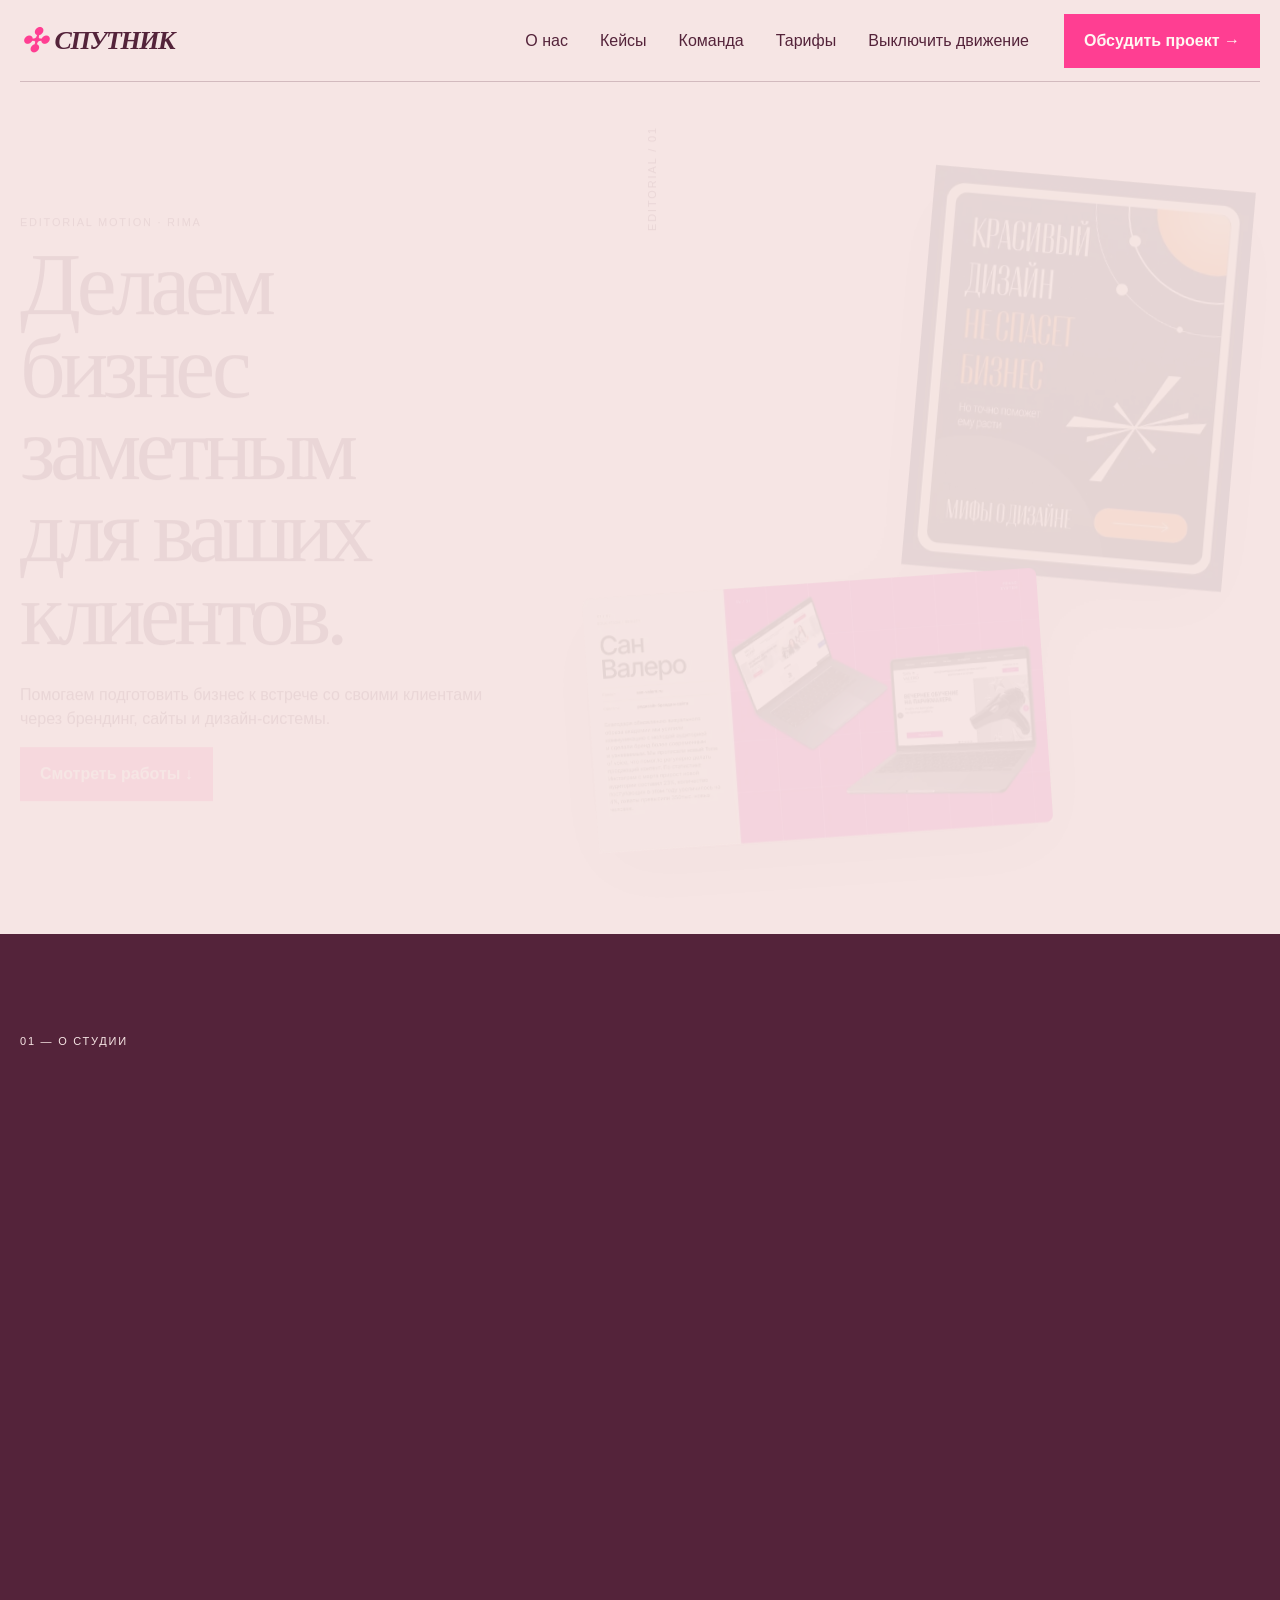
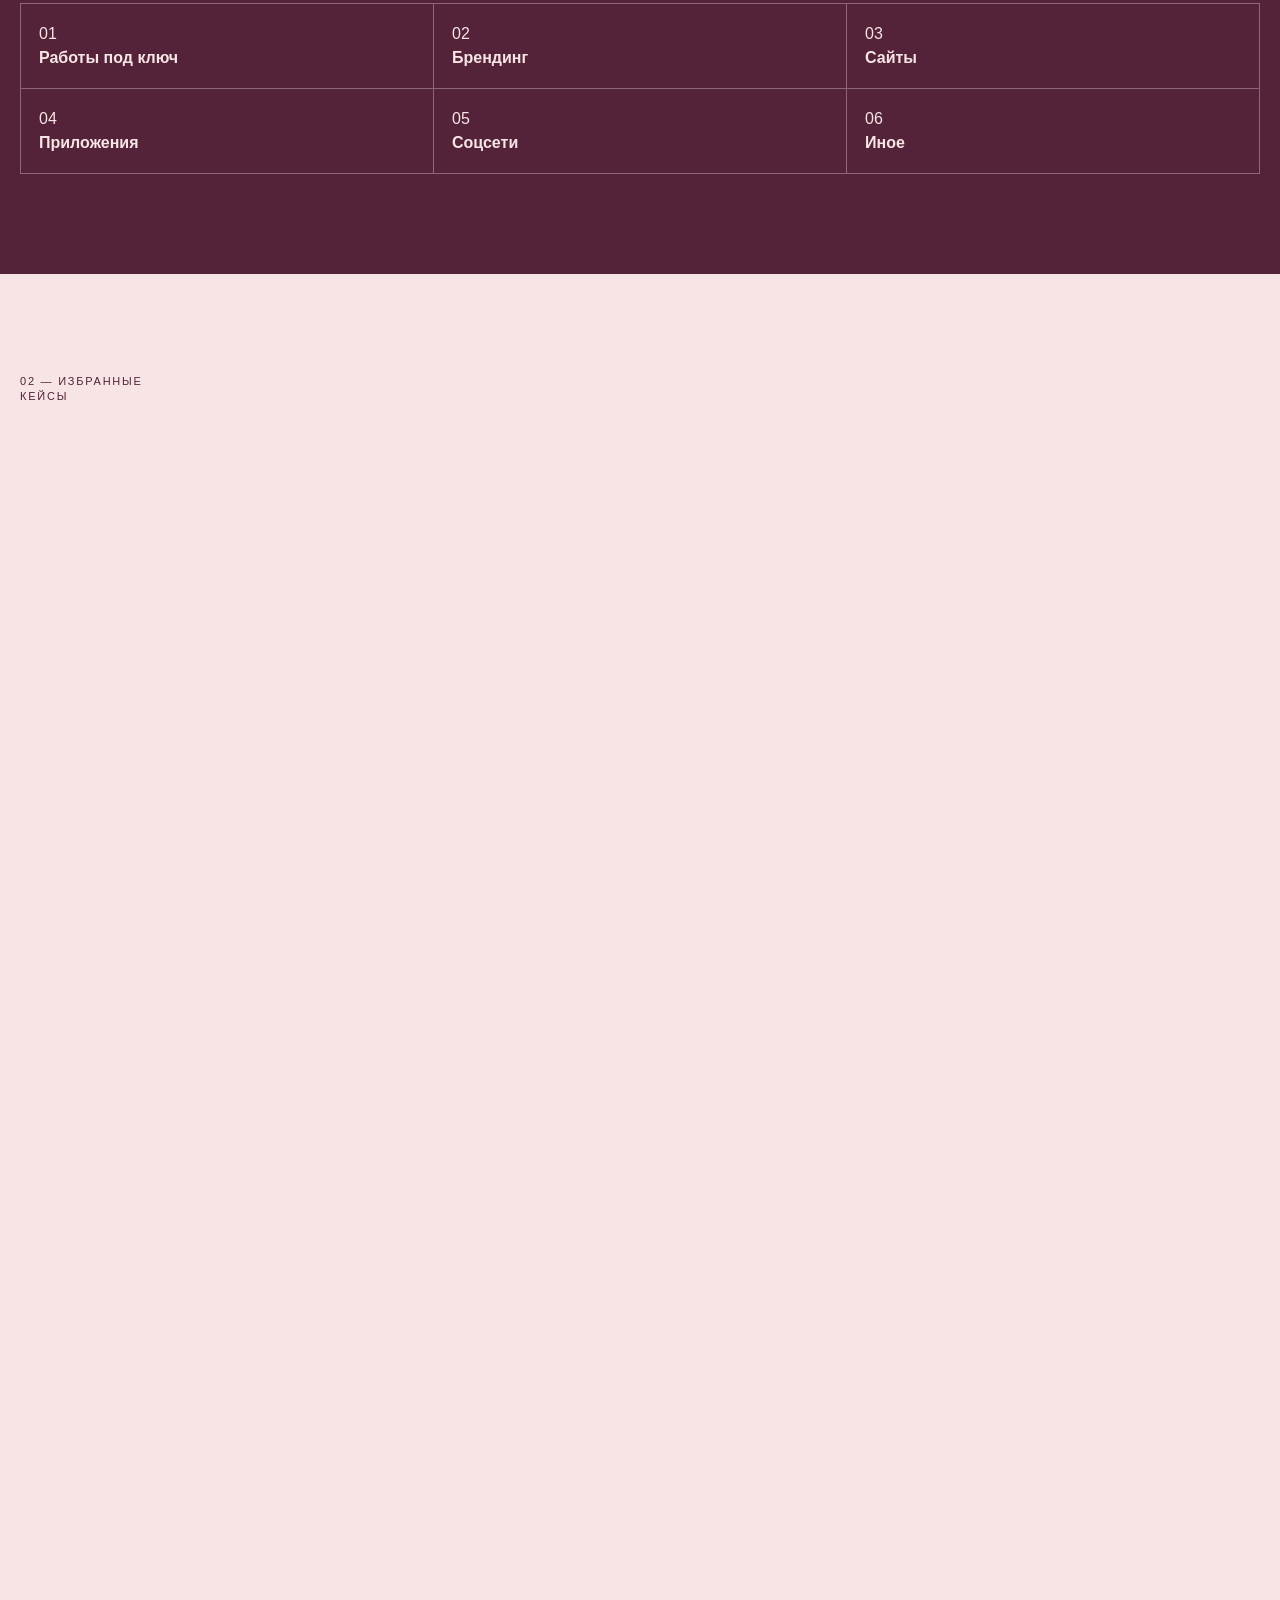
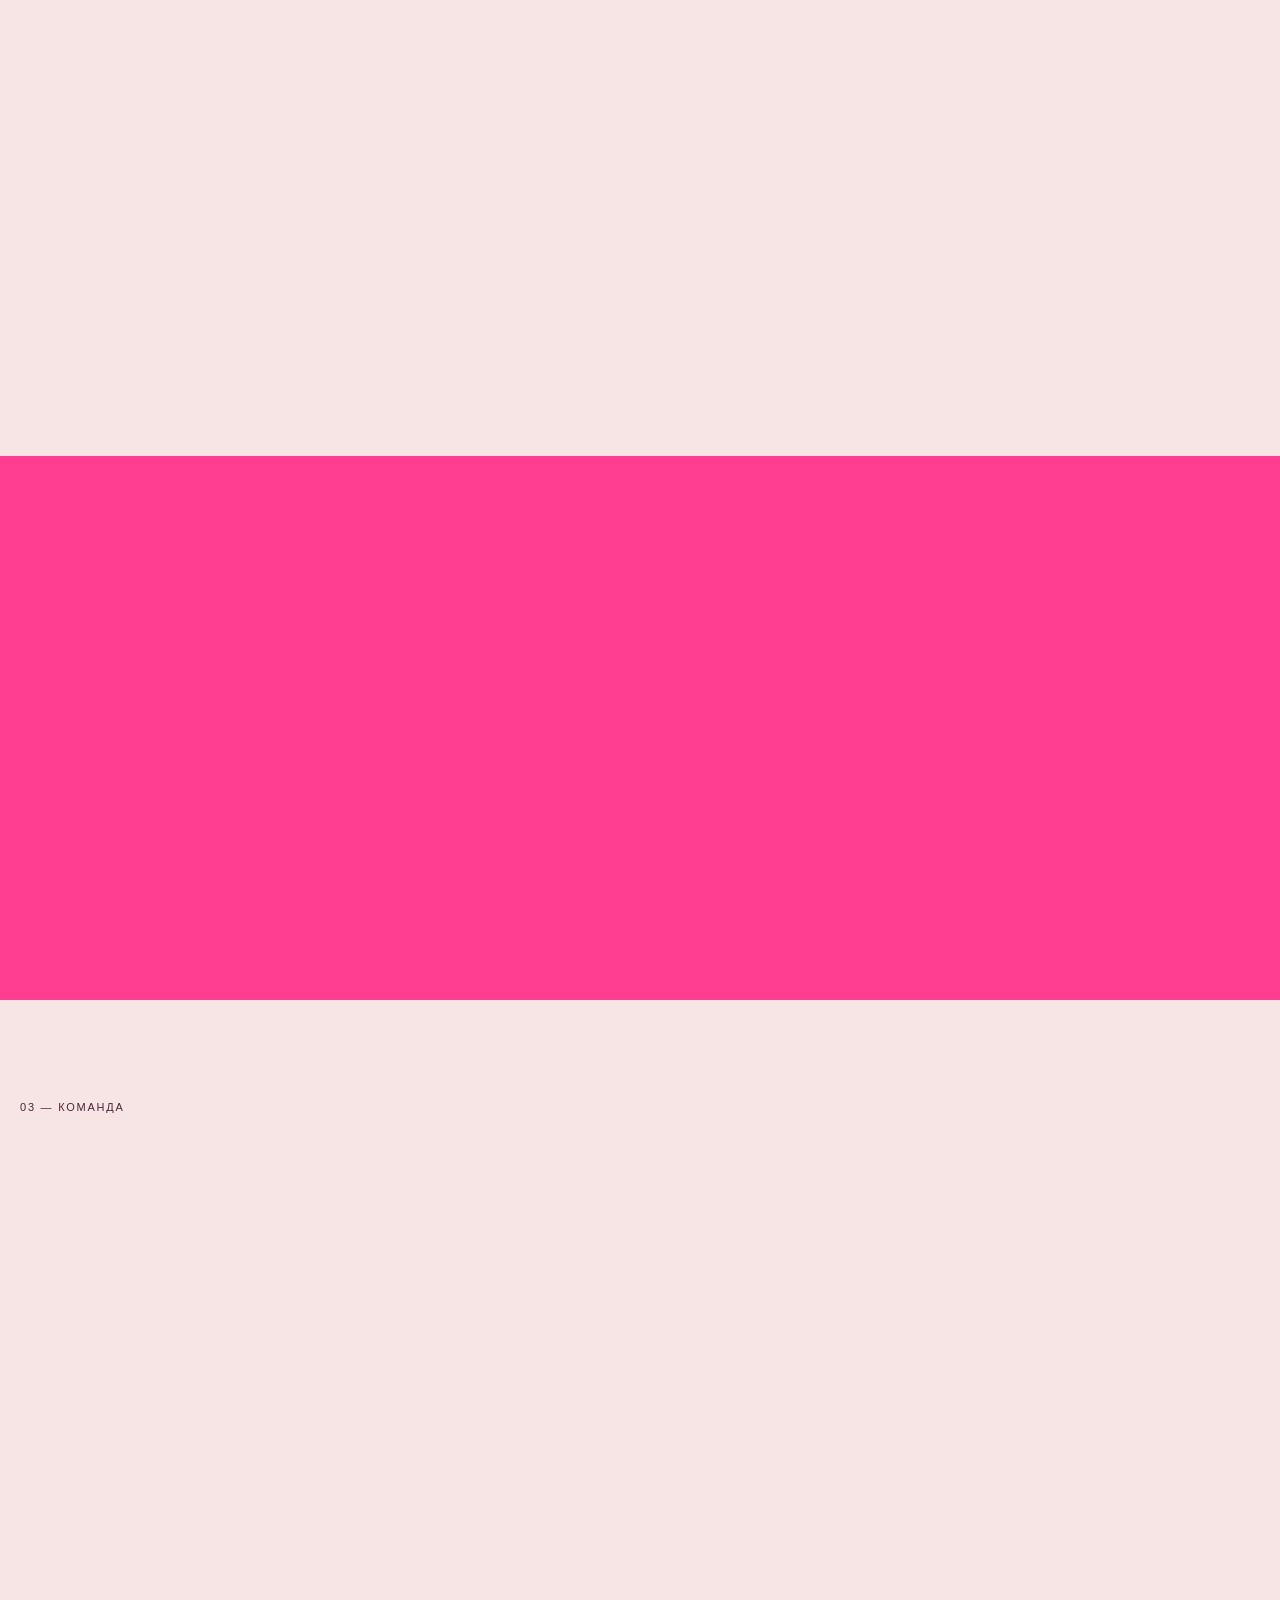
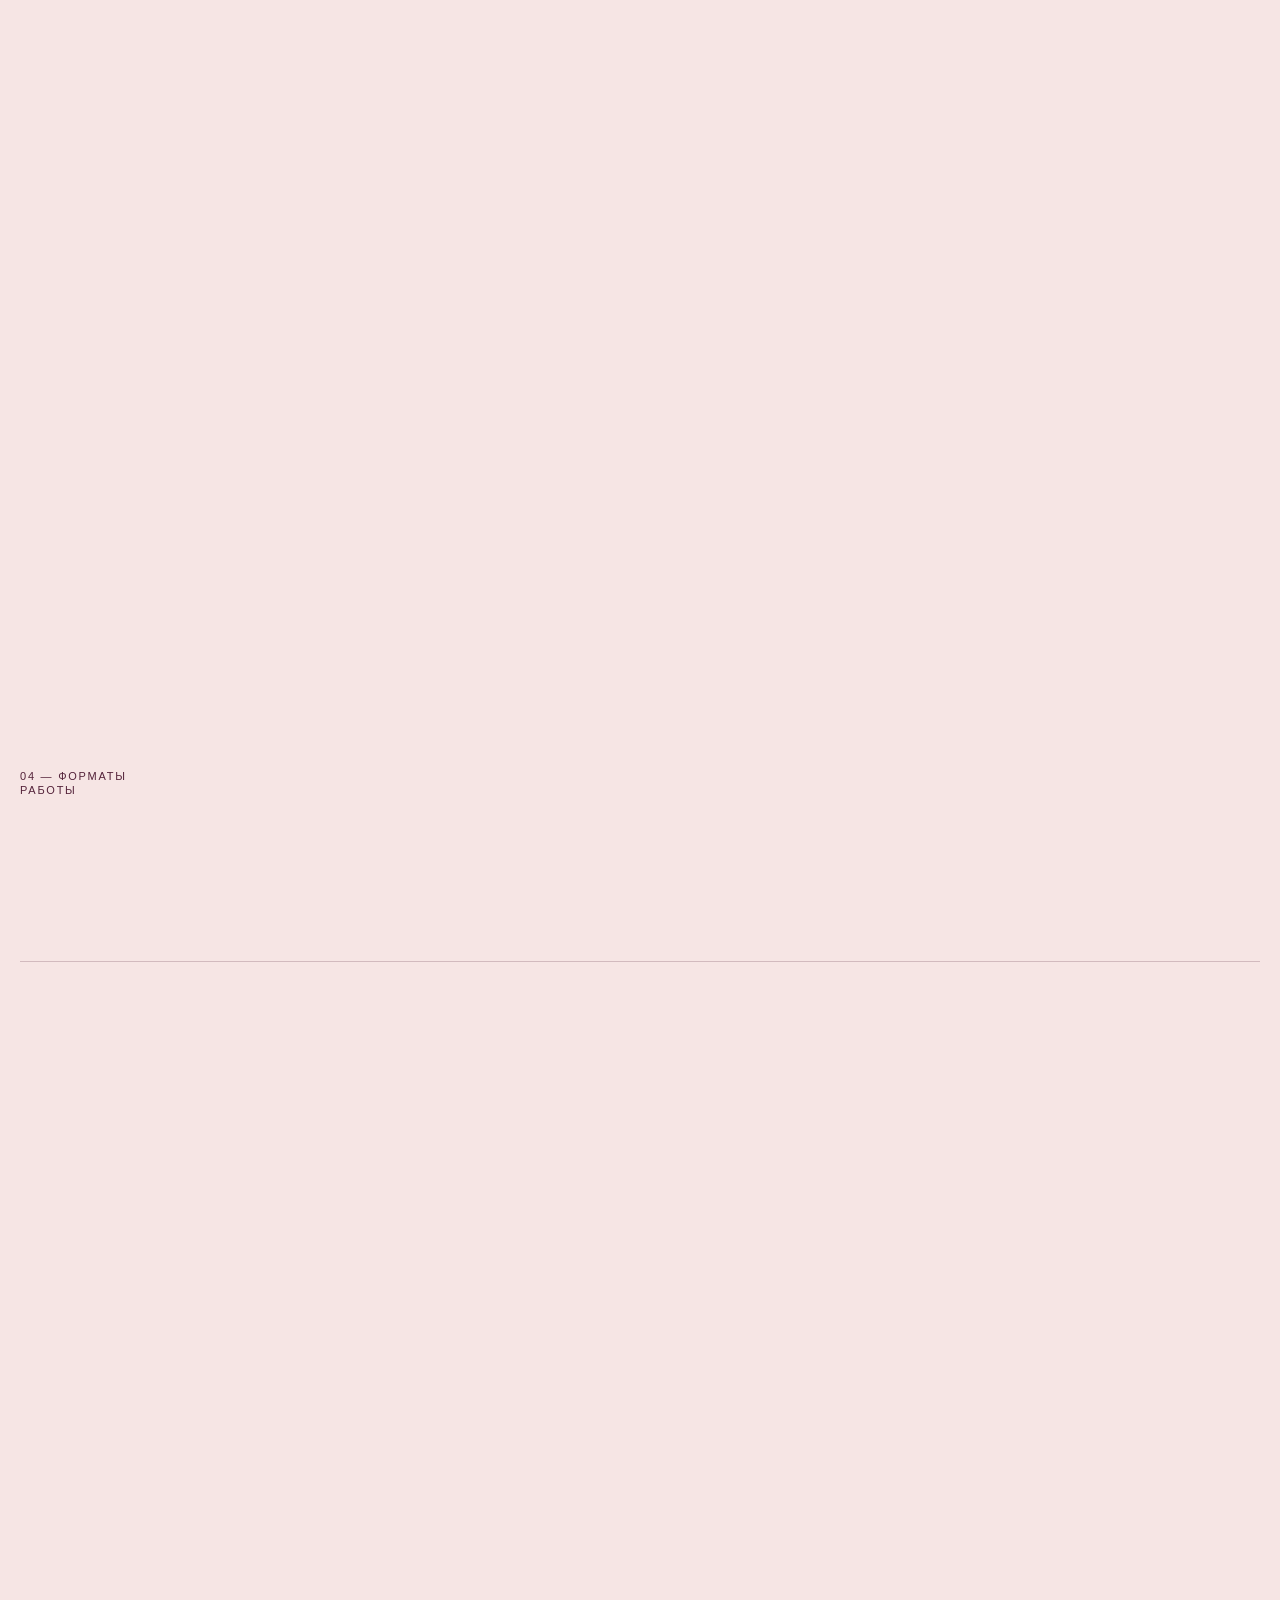
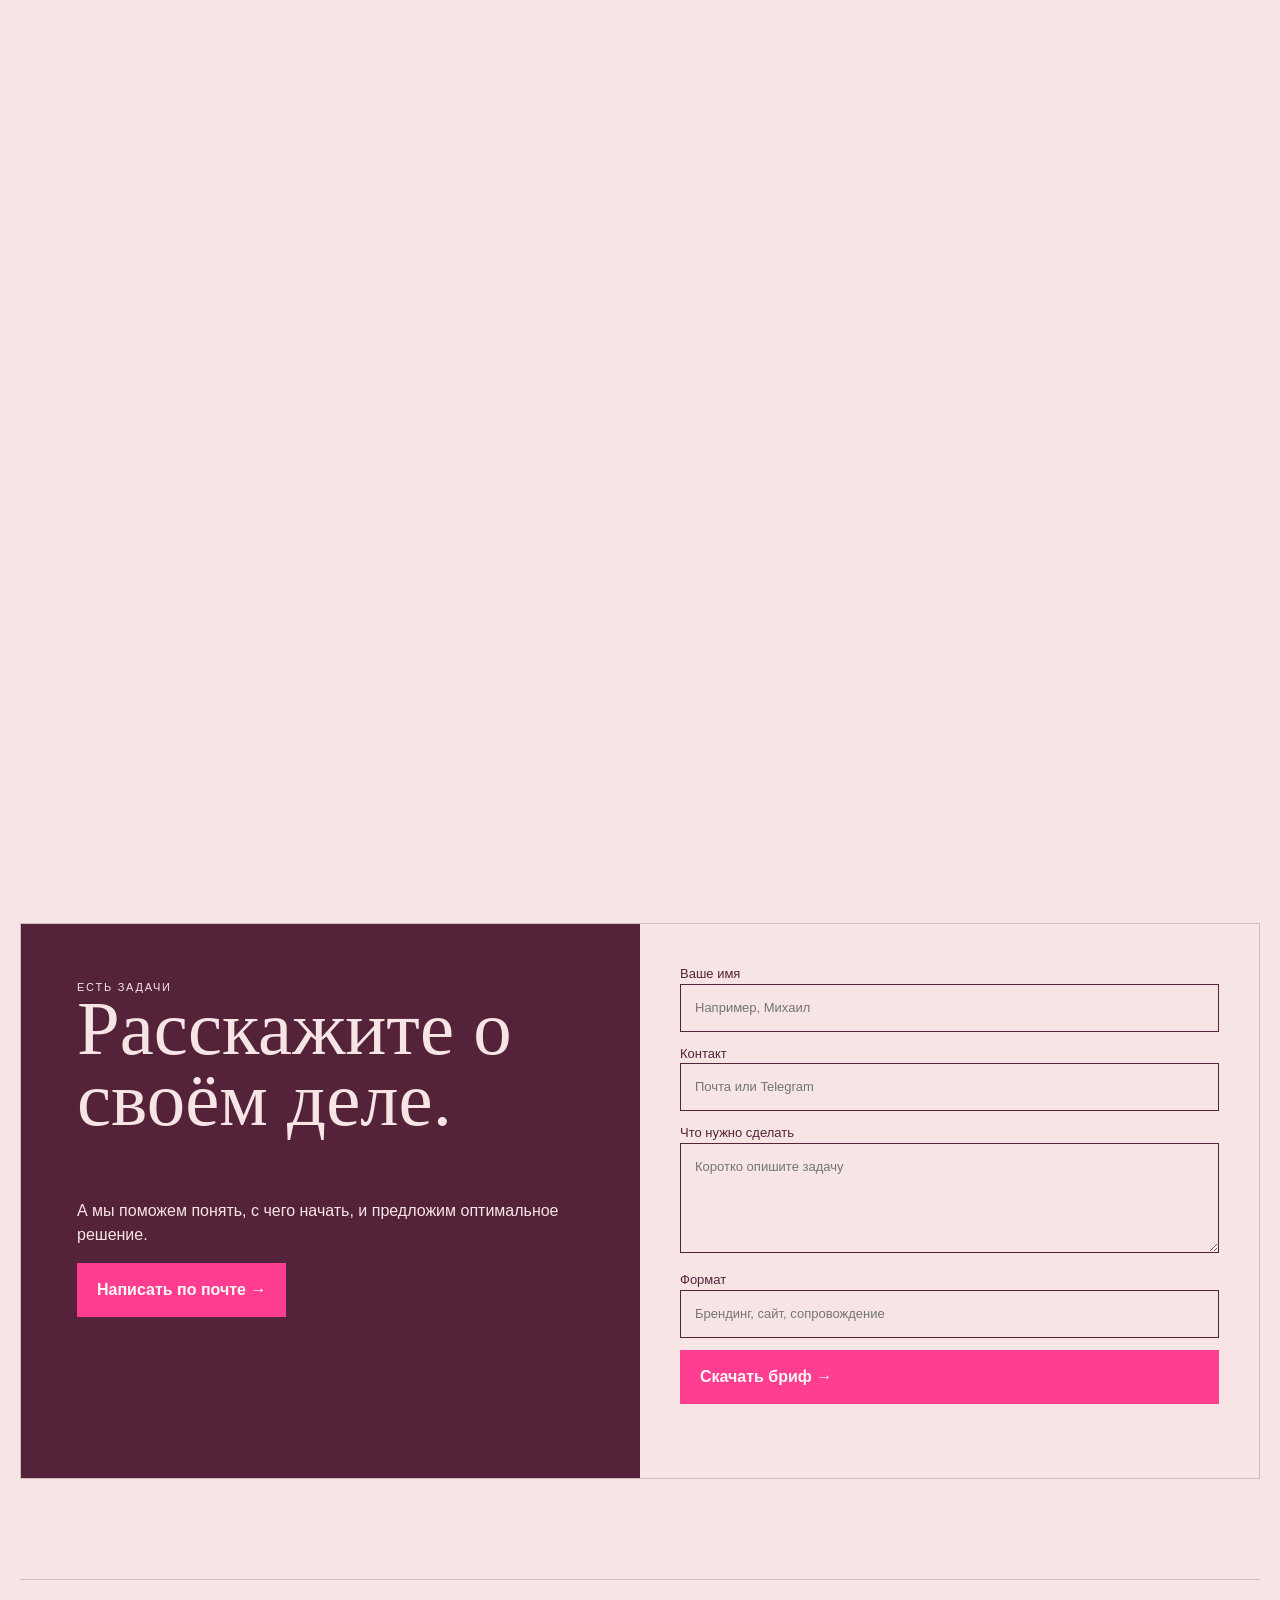
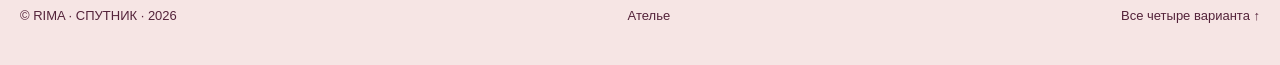
<file: rima-four-20260909/atelier.html>
<!doctype html>
<html lang="ru">
  <head>
    <meta charset="utf-8" />
    <meta name="viewport" content="width=device-width,initial-scale=1" />
    <meta http-equiv="refresh" content="0; url=./atelier/" />
    <link rel="canonical" href="./atelier/" />
    <title>Переход — atelier</title>
  </head>
  <body>
    <p><a href="./atelier/">Открыть вариант «atelier»</a></p>
  </body>
</html>
</file>
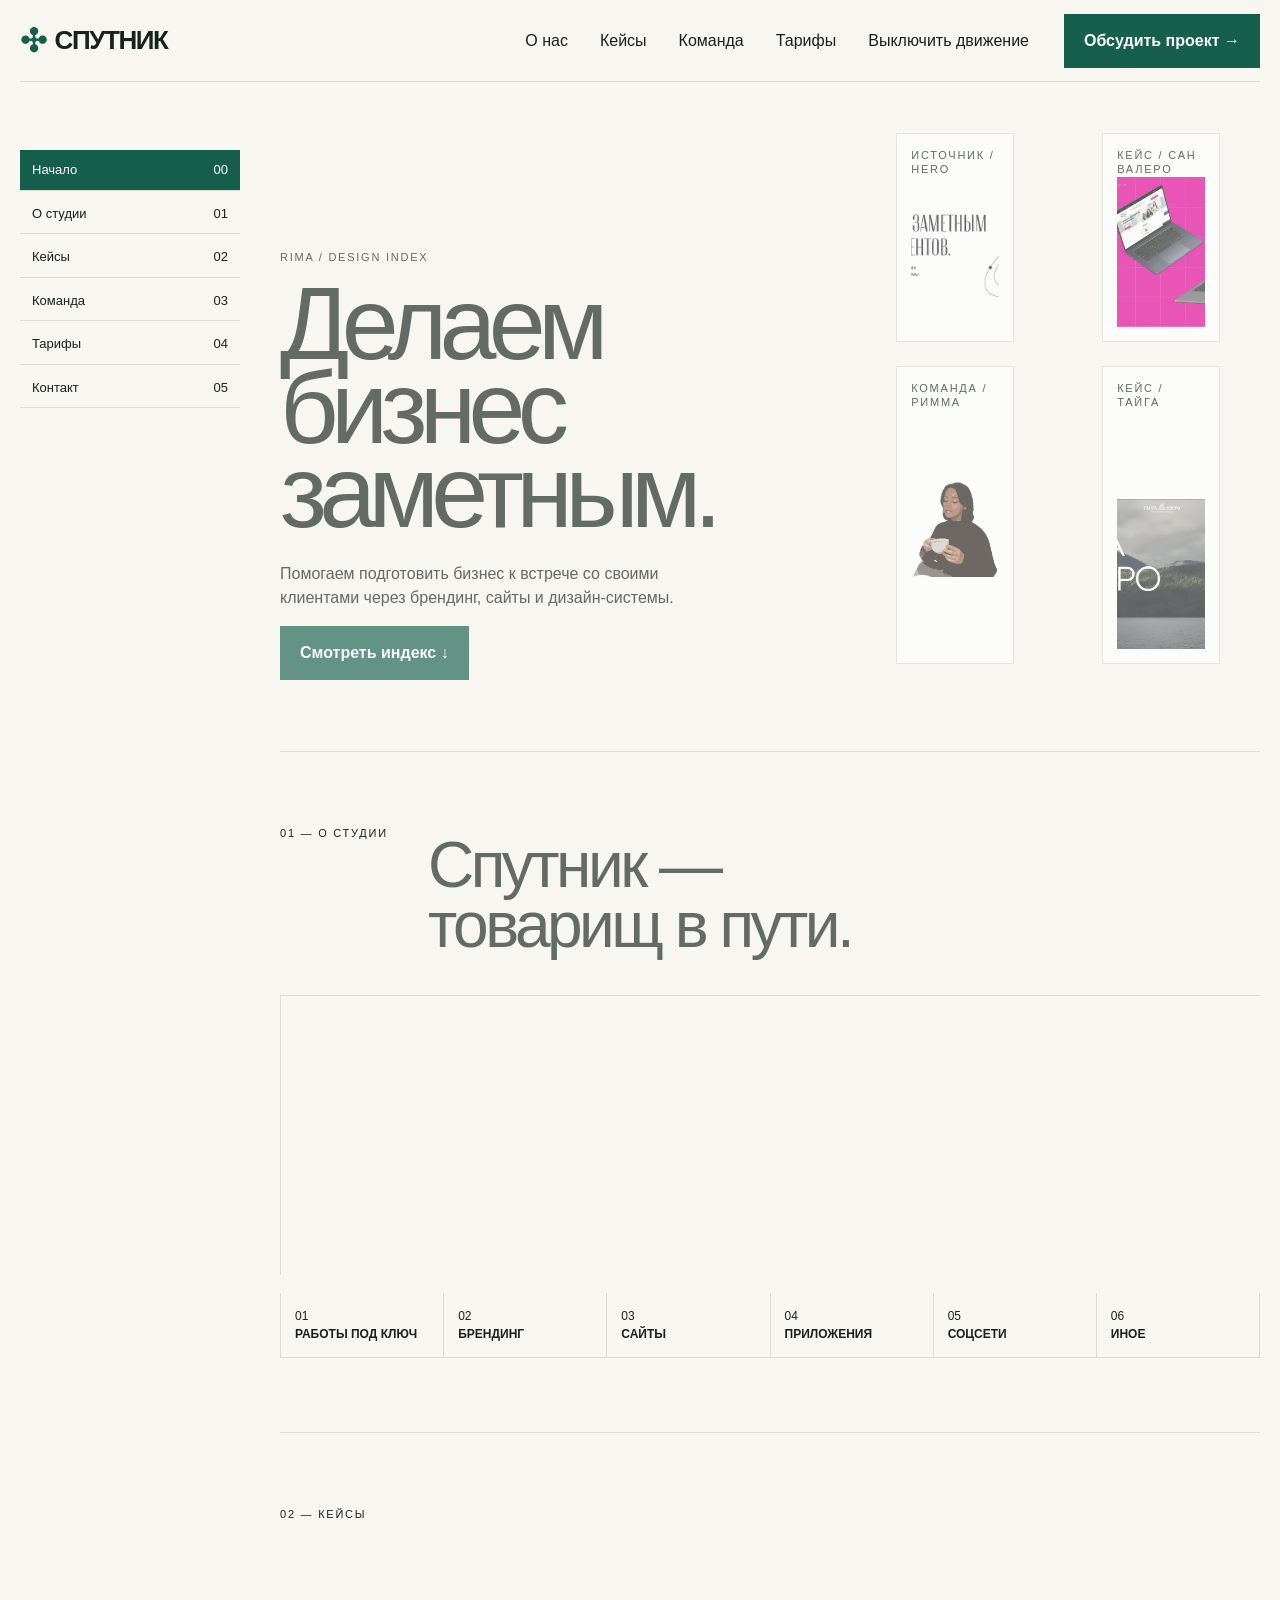
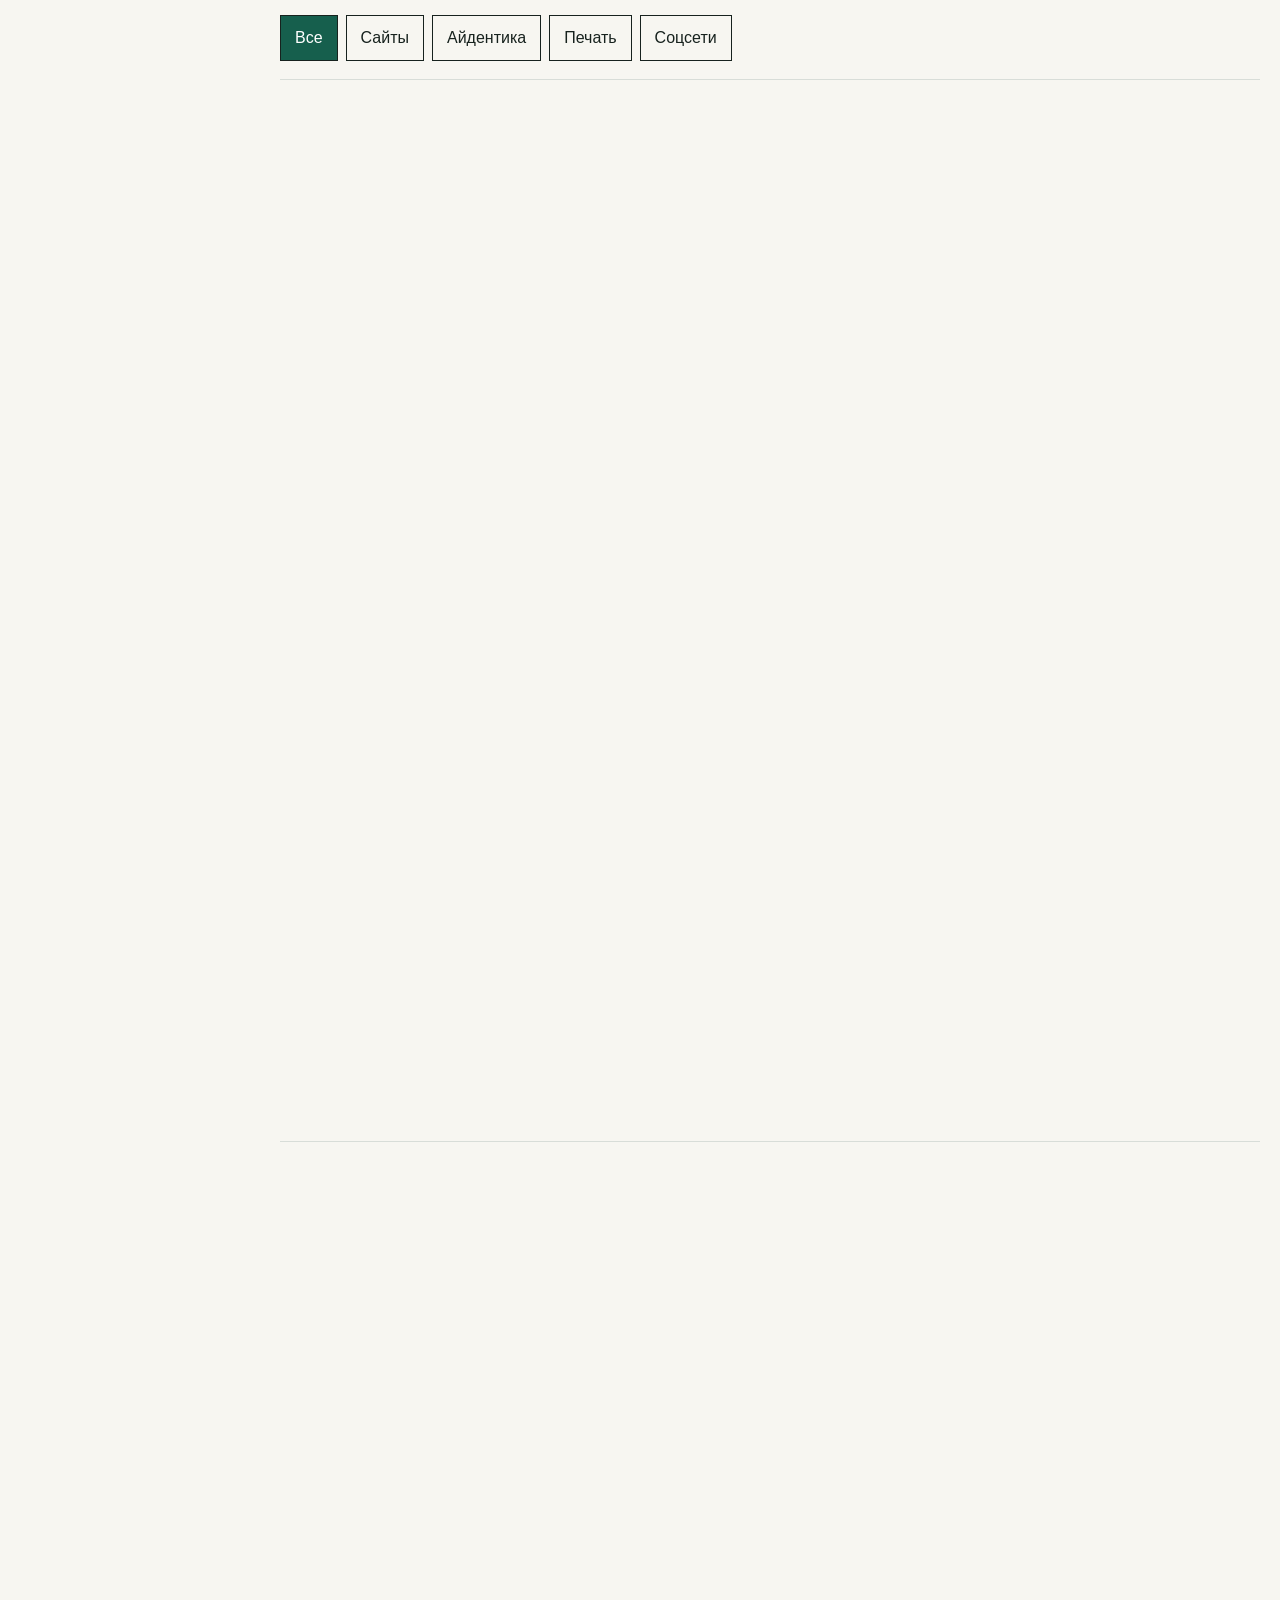
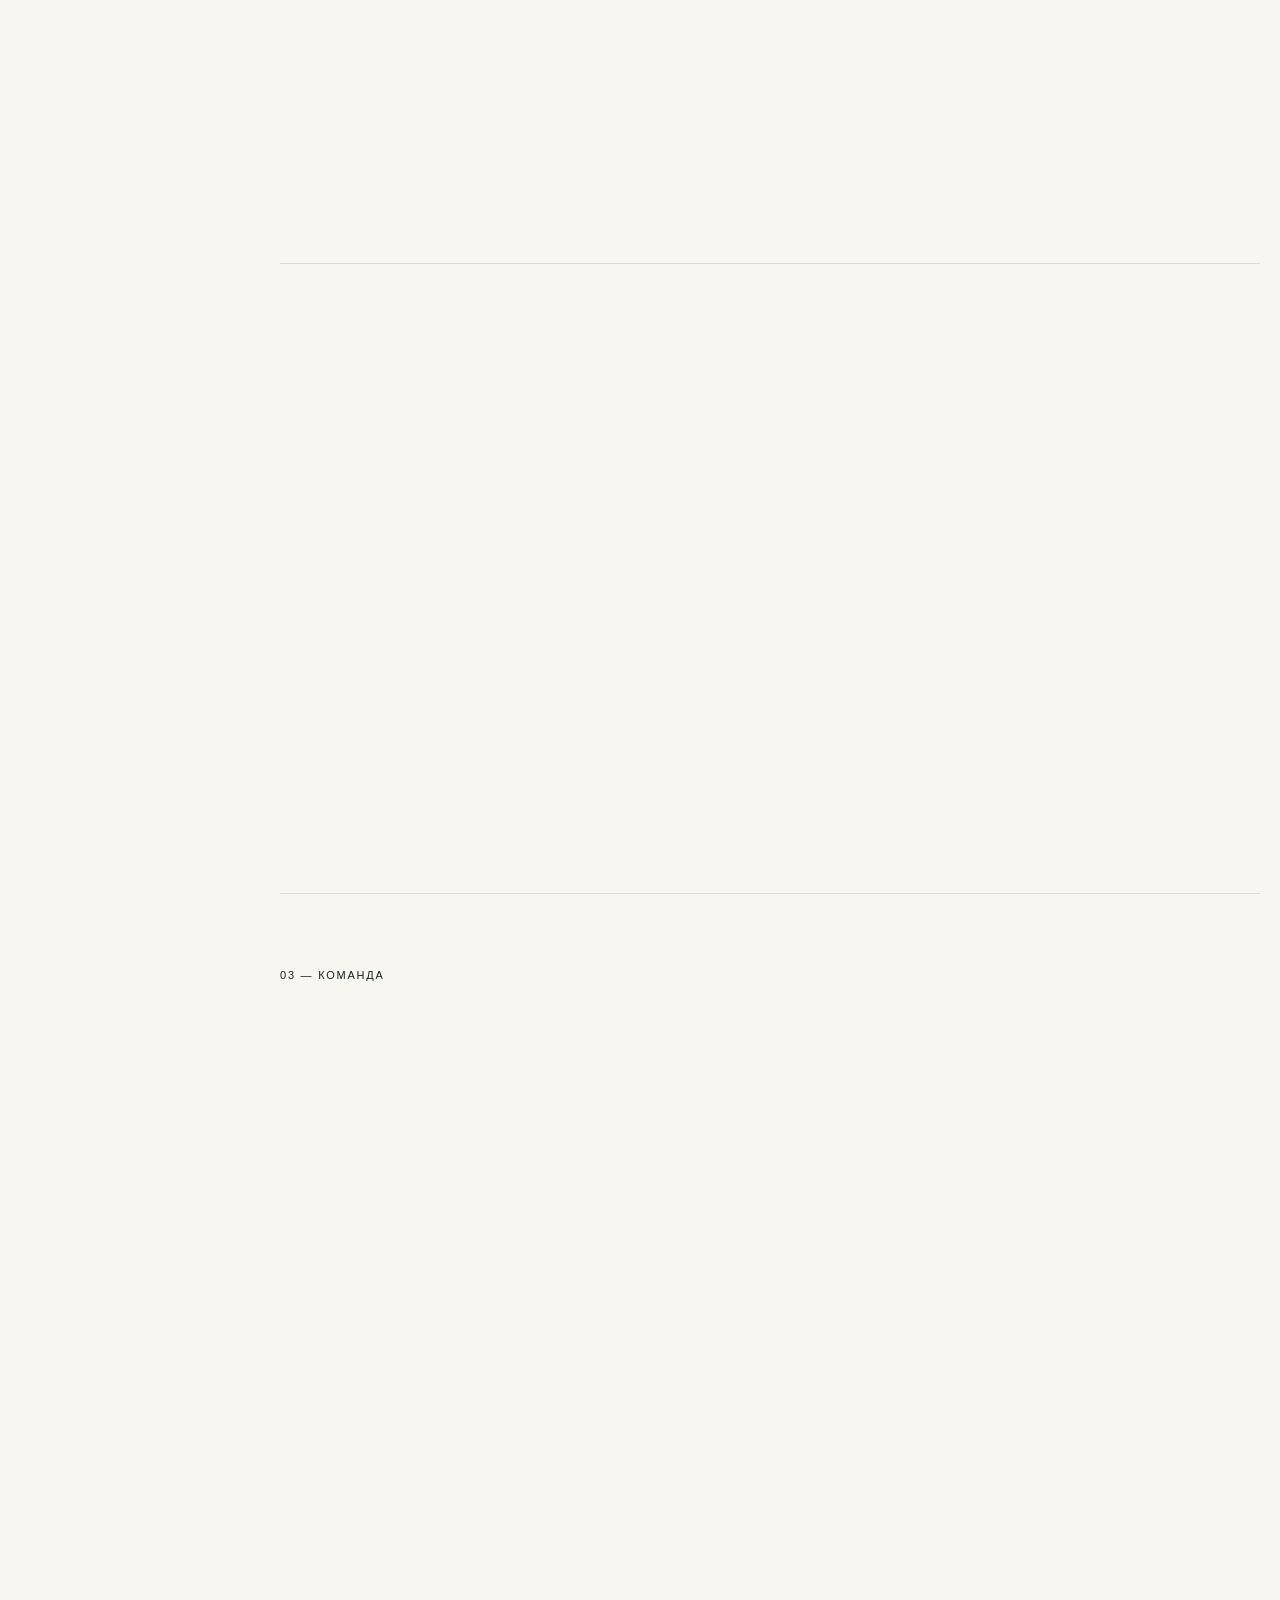
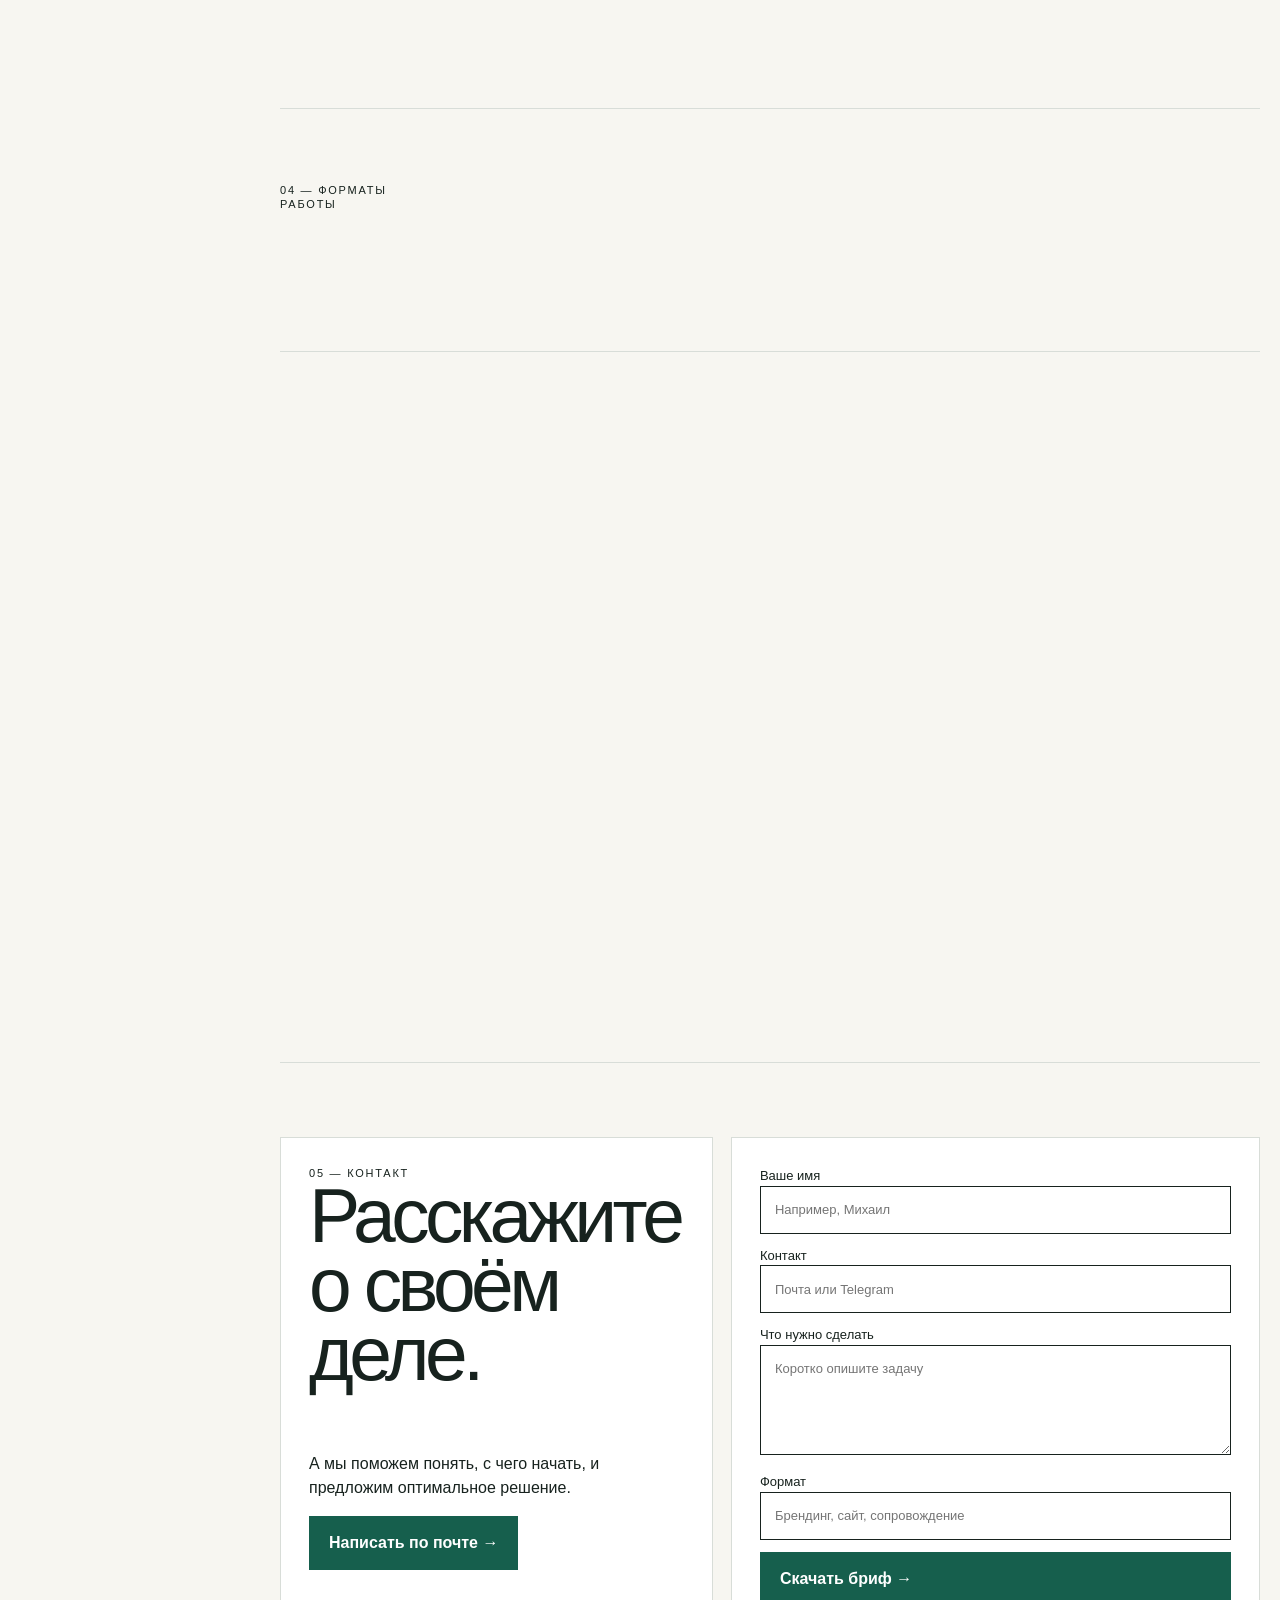
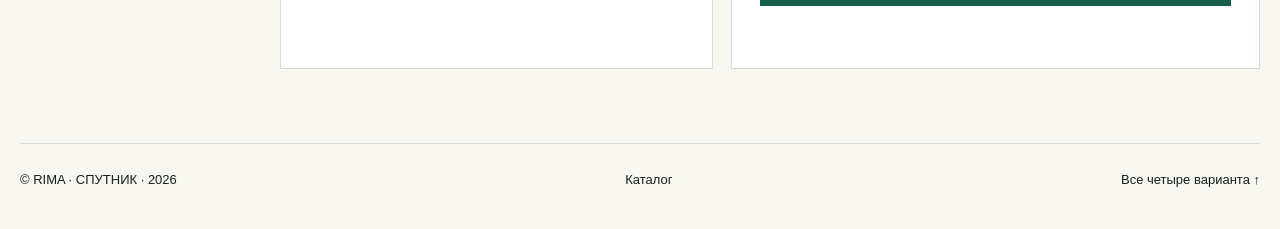
<file: rima-four-20260909/catalog.html>
<!doctype html>
<html lang="ru">
  <head>
    <meta charset="utf-8" />
    <meta name="viewport" content="width=device-width,initial-scale=1" />
    <meta http-equiv="refresh" content="0; url=./catalog/" />
    <link rel="canonical" href="./catalog/" />
    <title>Переход — catalog</title>
  </head>
  <body>
    <p><a href="./catalog/">Открыть вариант «catalog»</a></p>
  </body>
</html>
</file>
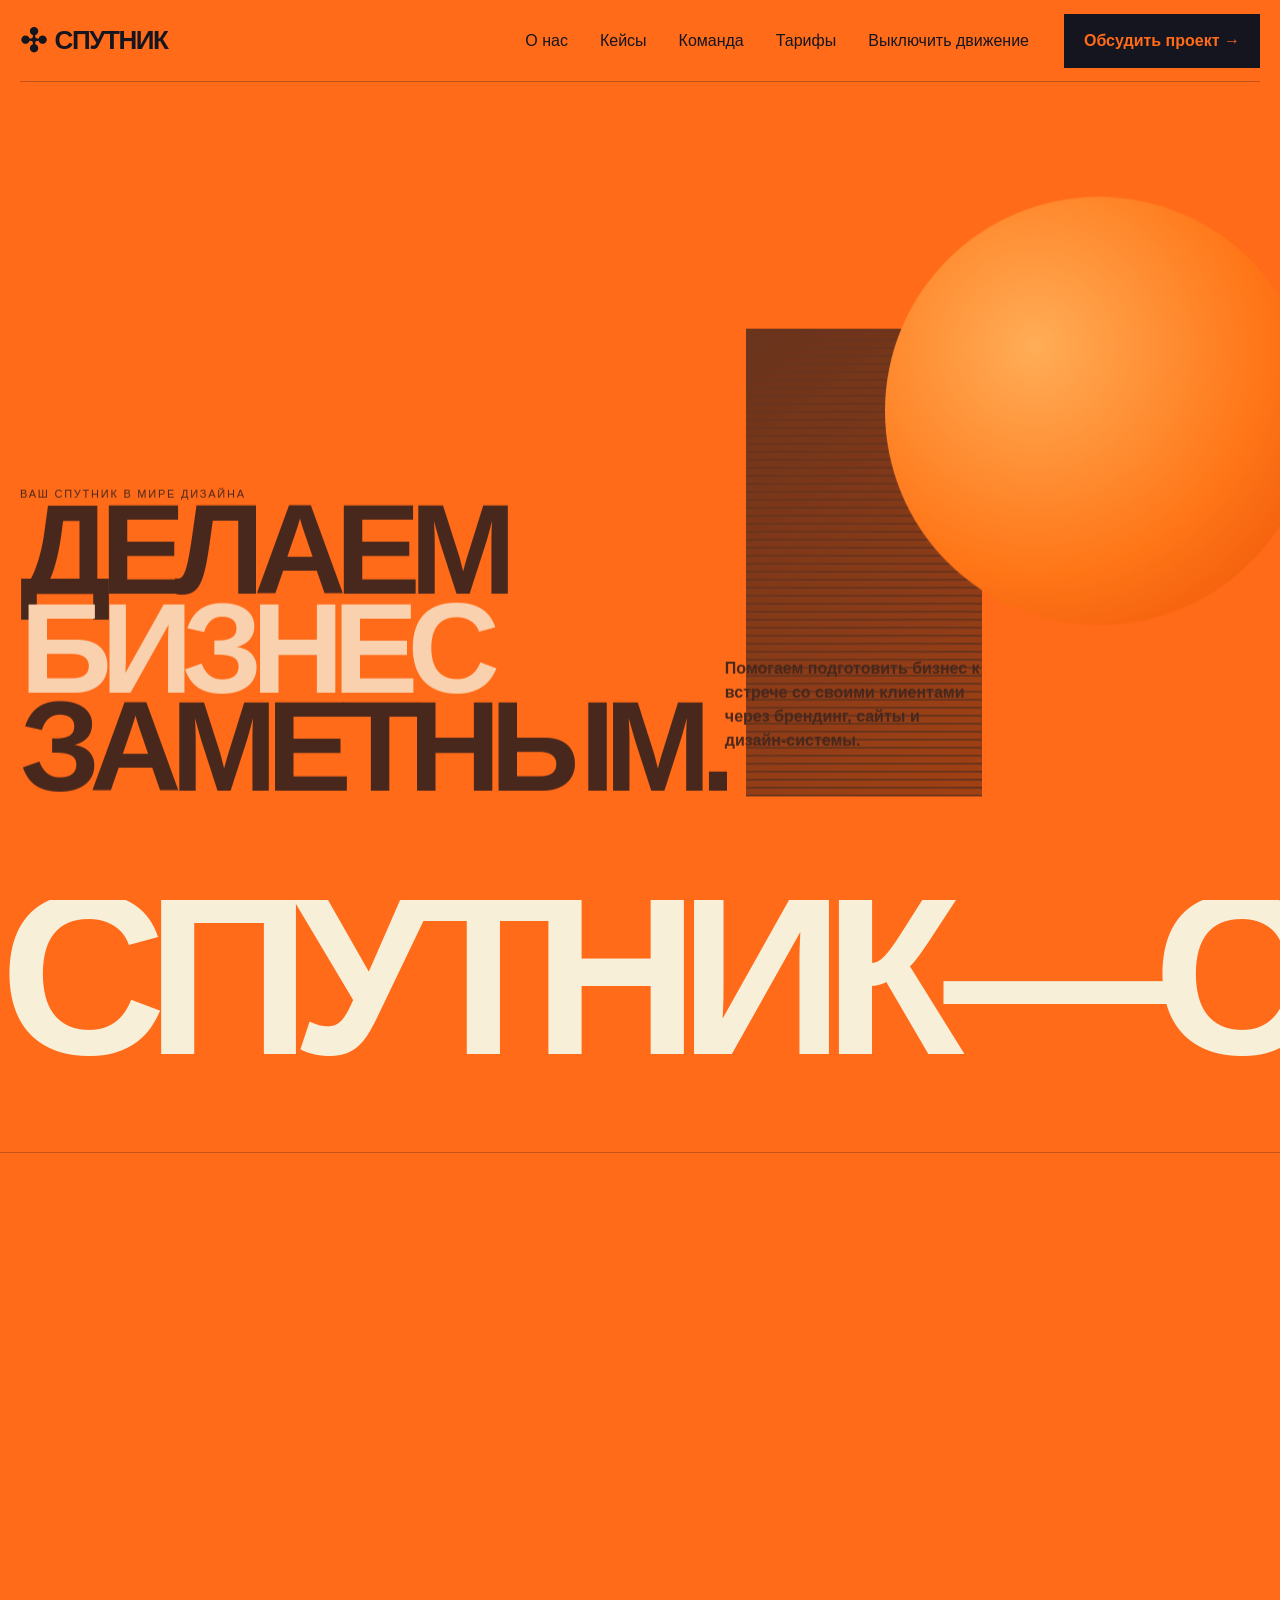
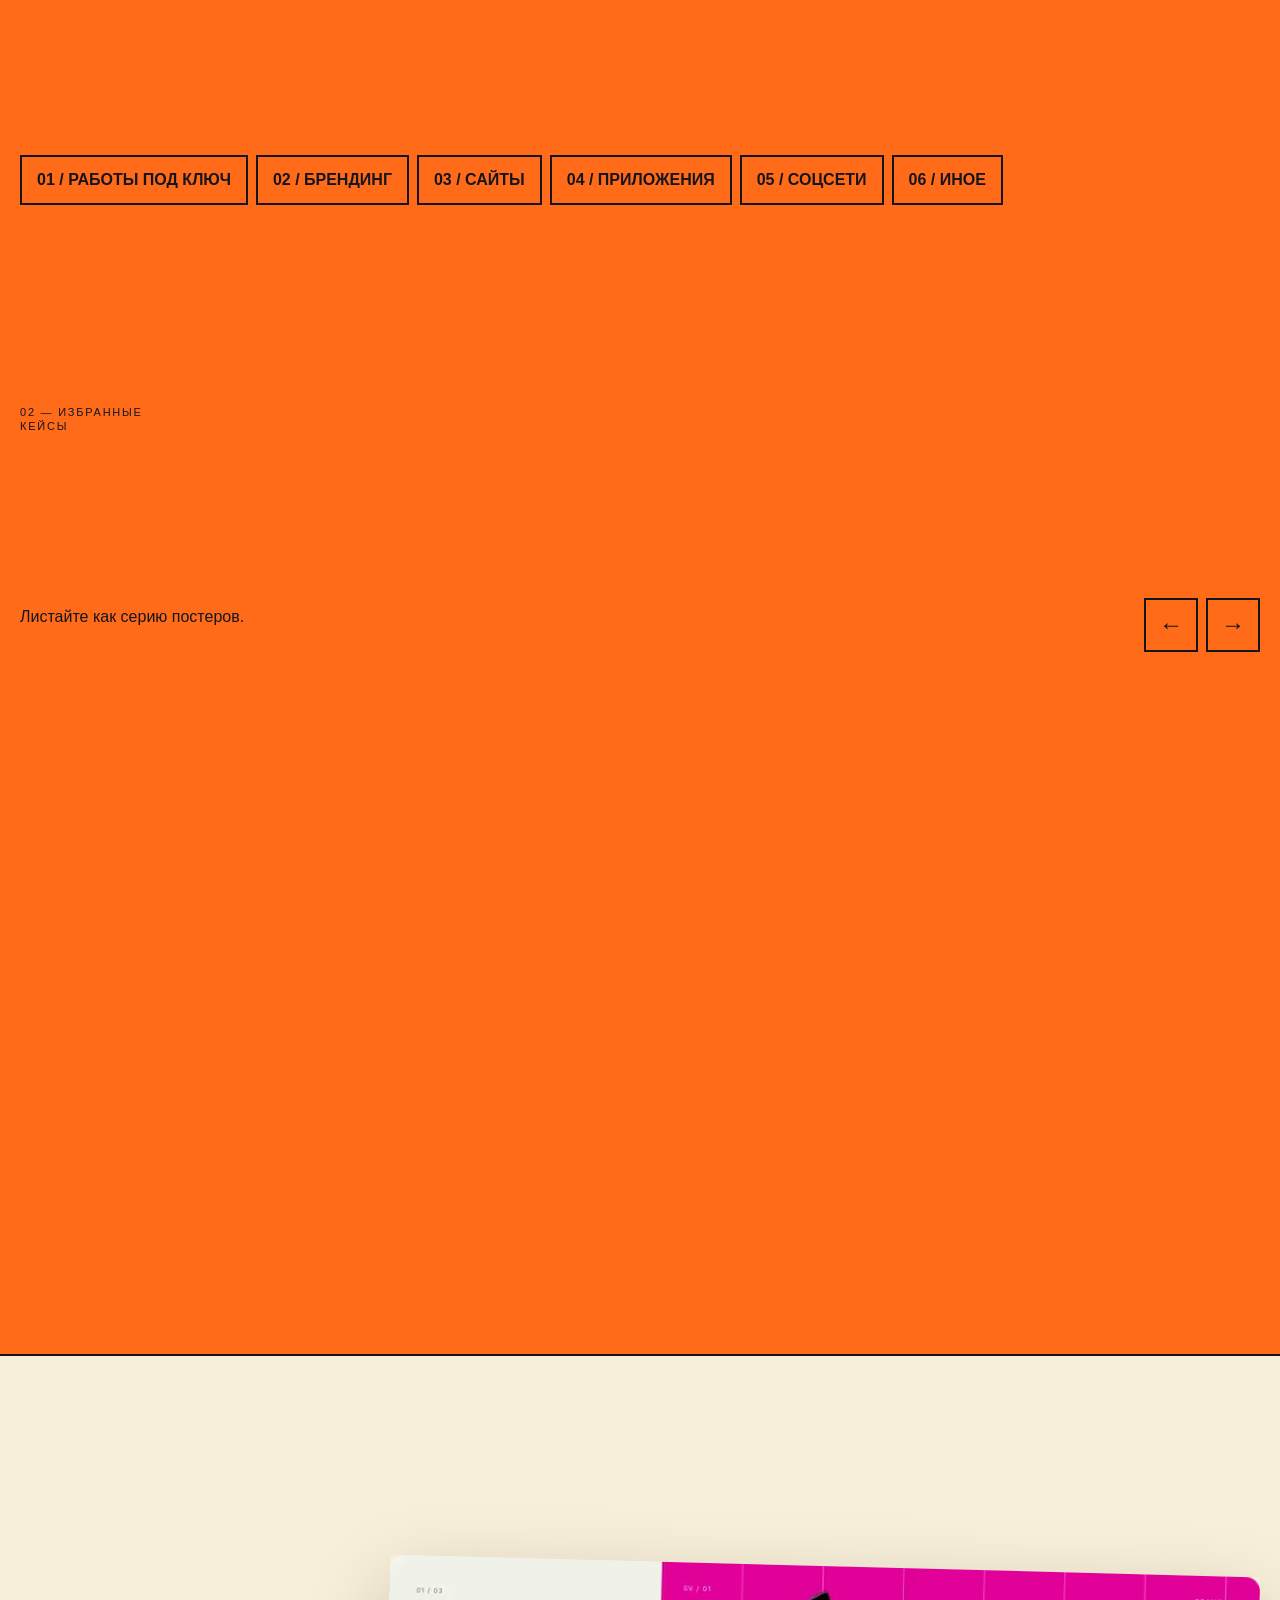
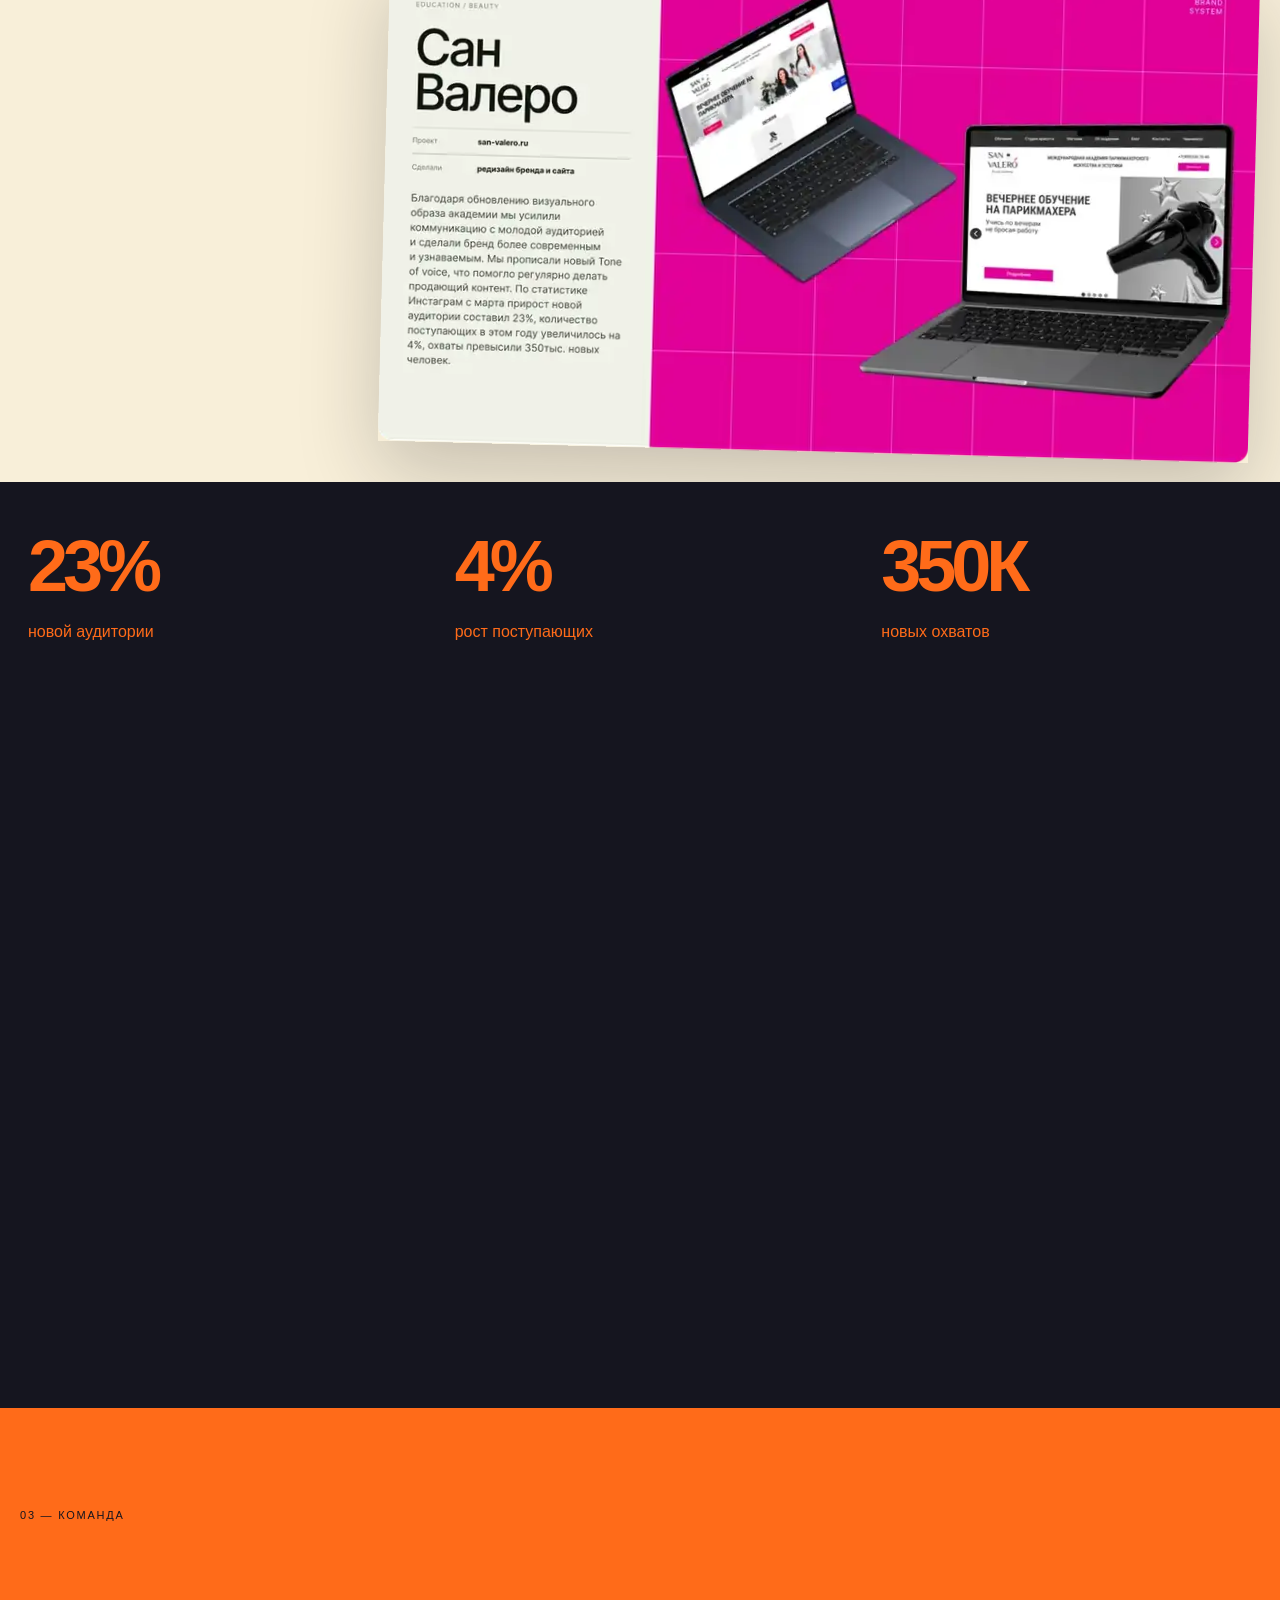
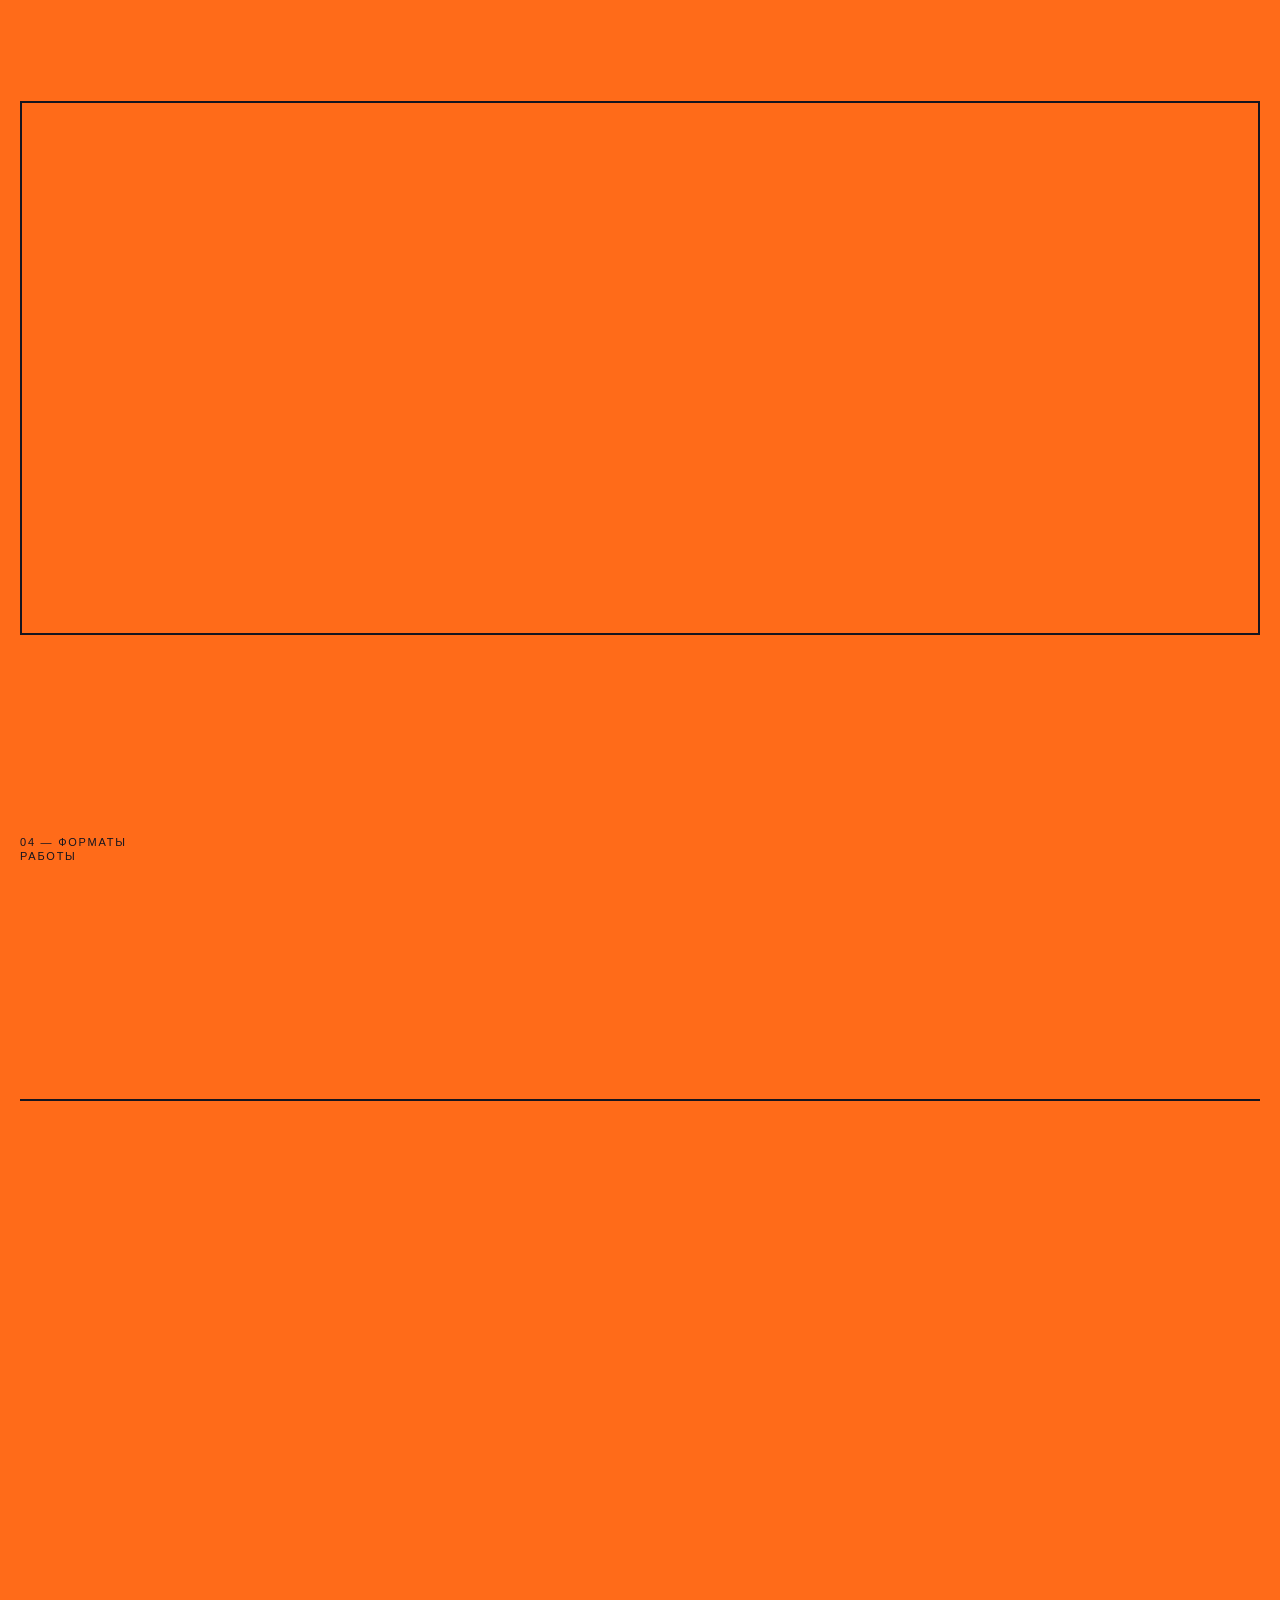
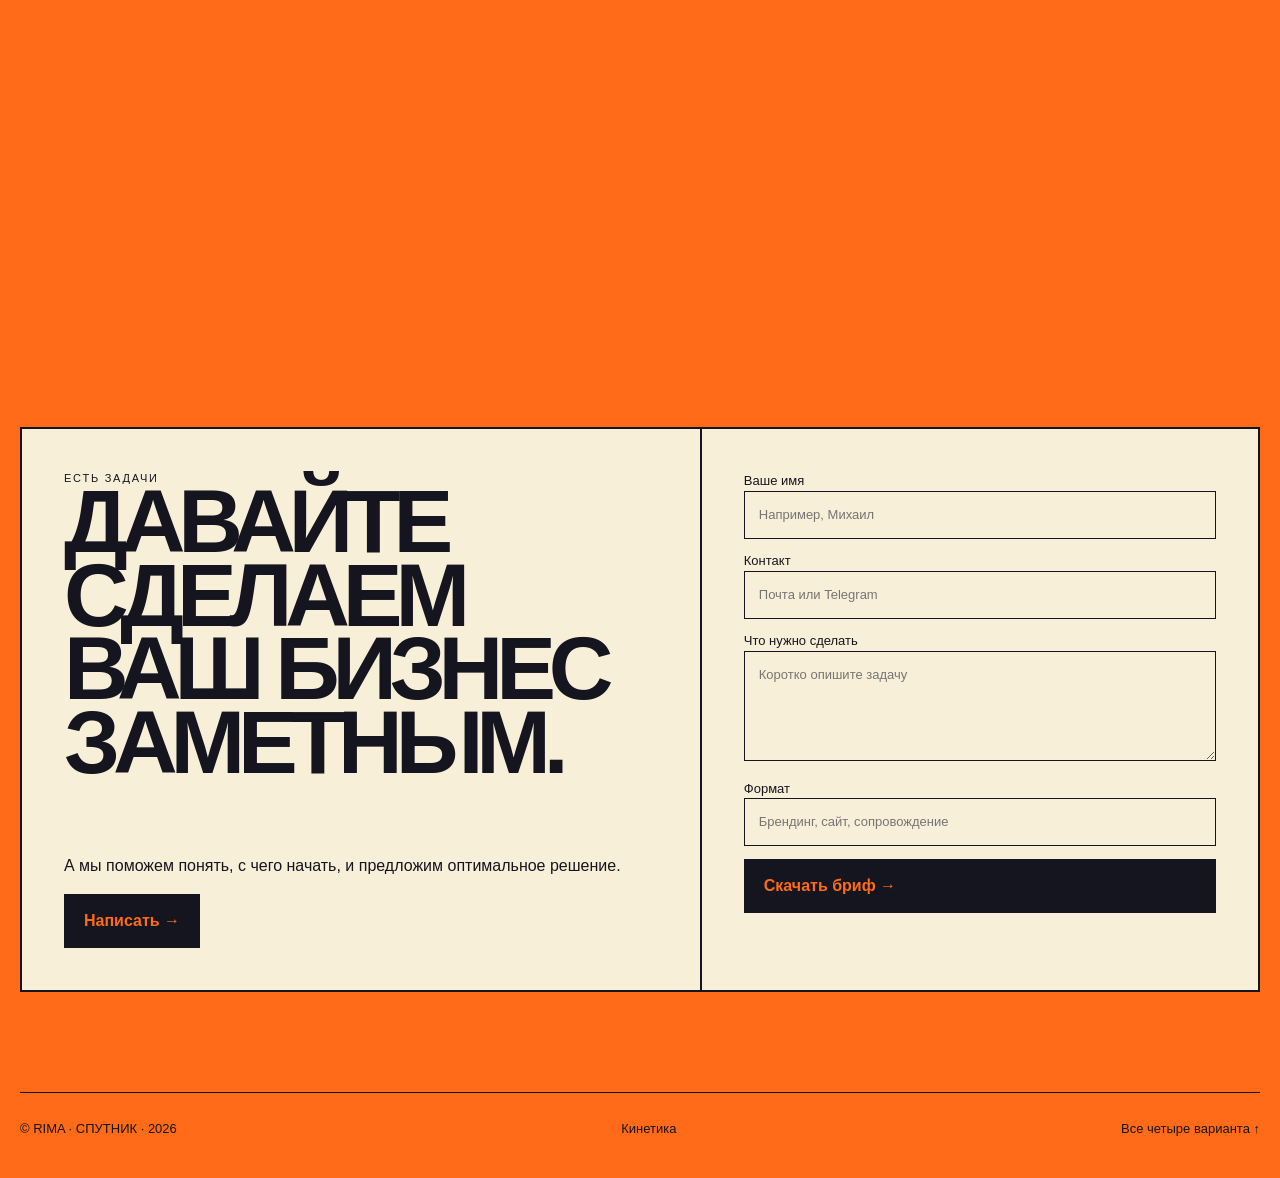
<file: rima-four-20260909/kinetic.html>
<!doctype html>
<html lang="ru">
  <head>
    <meta charset="utf-8" />
    <meta name="viewport" content="width=device-width,initial-scale=1" />
    <meta http-equiv="refresh" content="0; url=./kinetic/" />
    <link rel="canonical" href="./kinetic/" />
    <title>Переход — kinetic</title>
  </head>
  <body>
    <p><a href="./kinetic/">Открыть вариант «kinetic»</a></p>
  </body>
</html>
</file>
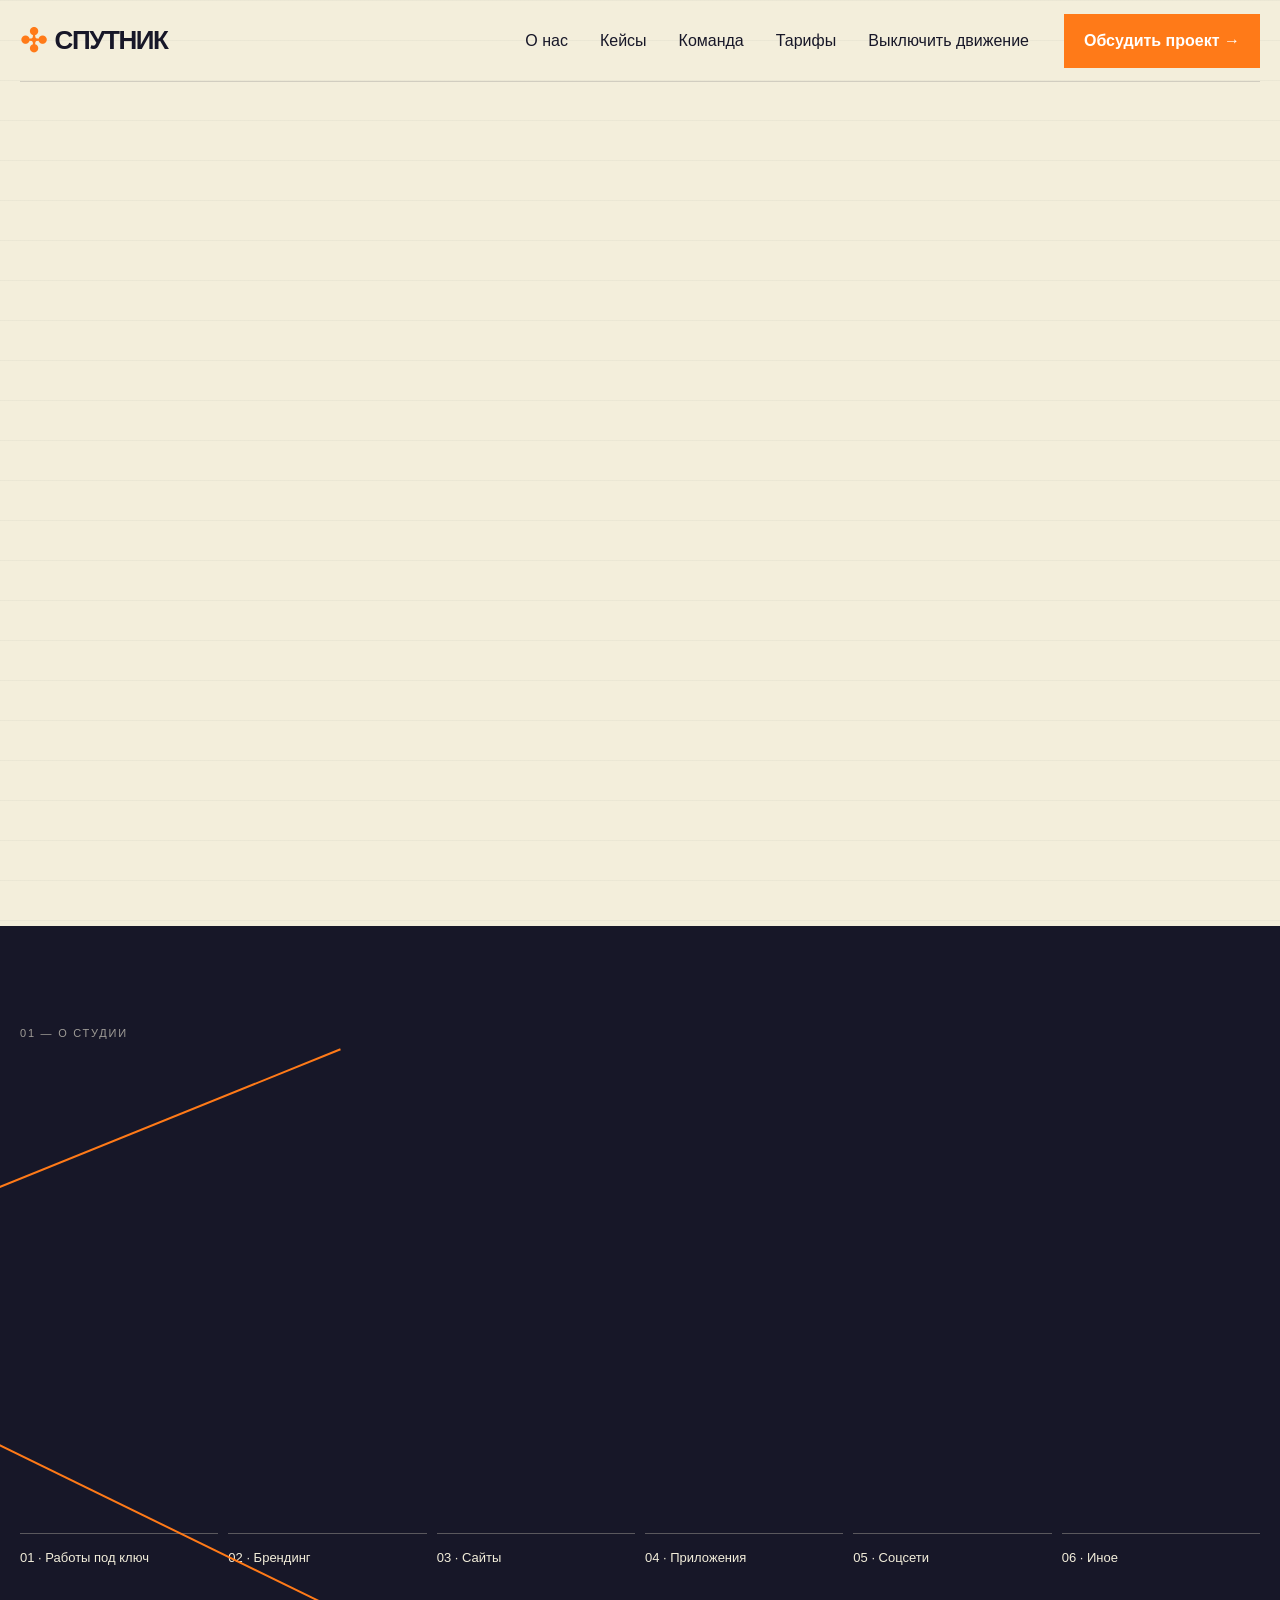
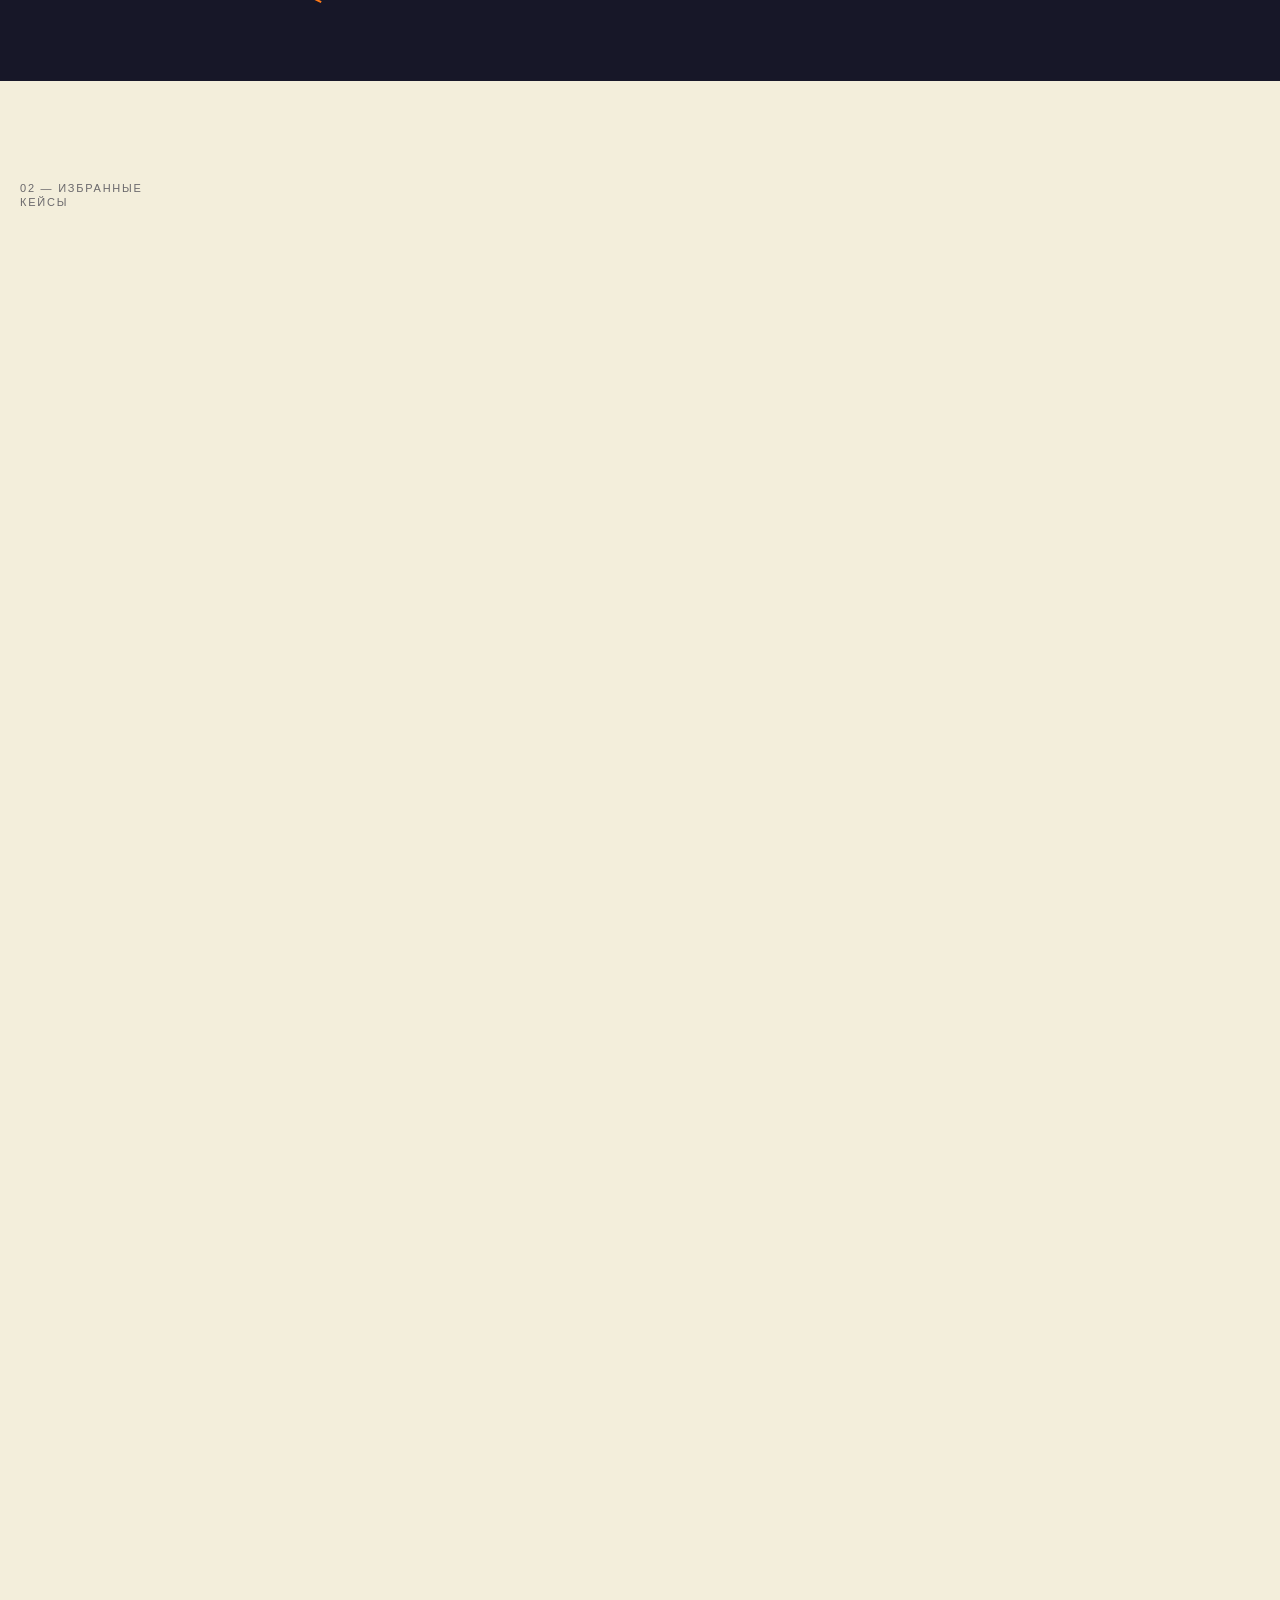
<file: rima-four-20260909/signal.html>
<!doctype html>
<html lang="ru">
  <head>
    <meta charset="utf-8" />
    <meta name="viewport" content="width=device-width,initial-scale=1" />
    <meta http-equiv="refresh" content="0; url=./signal/" />
    <link rel="canonical" href="./signal/" />
    <title>Переход — signal</title>
  </head>
  <body>
    <p><a href="./signal/">Открыть вариант «signal»</a></p>
  </body>
</html>
</file>
<file: styles.css>
:root{--bg:#f2f0e9;--fg:#111;--muted:#6d6b65;--line:rgba(17,17,17,.16);--accent:#ff5a36;--panel:#e8e5dc;--radius:28px;--font:'Manrope',sans-serif;--display:'Manrope',sans-serif}*{box-sizing:border-box}html{scroll-behavior:smooth}body{margin:0;background:var(--bg);color:var(--fg);font-family:var(--font);transition:background .45s,color .45s;overflow-x:hidden}a{color:inherit;text-decoration:none}.shell{width:min(1440px,calc(100% - 64px));margin:auto}.noise{position:fixed;inset:0;pointer-events:none;z-index:100;opacity:.035;background-image:url("data:image/svg+xml,%3Csvg viewBox='0 0 180 180' xmlns='http://www.w3.org/2000/svg'%3E%3Cfilter id='n'%3E%3CfeTurbulence type='fractalNoise' baseFrequency='.85' numOctaves='3' stitchTiles='stitch'/%3E%3C/filter%3E%3Crect width='100%25' height='100%25' filter='url(%23n)' opacity='.85'/%3E%3C/svg%3E")}.orb{position:fixed;border-radius:50%;filter:blur(100px);pointer-events:none;opacity:0;transition:.4s}.concept-switcher{position:fixed;right:18px;bottom:18px;z-index:200;display:flex;gap:4px;padding:5px;border:1px solid var(--line);background:color-mix(in srgb,var(--bg) 88%,transparent);backdrop-filter:blur(18px);border-radius:999px;box-shadow:0 10px 40px rgba(0,0,0,.08)}.concept-switcher button{border:0;background:transparent;color:var(--muted);font:600 11px/1 var(--font);padding:12px 14px;border-radius:999px;cursor:pointer}.concept-switcher button.is-active{background:var(--fg);color:var(--bg)}.site-header{height:92px;display:flex;align-items:center;justify-content:space-between;border-bottom:1px solid var(--line);position:relative;z-index:5}.brand{display:flex;align-items:center;gap:10px;font-weight:800;letter-spacing:.08em}.brand-dot{width:12px;height:12px;border-radius:50%;background:var(--accent);display:inline-block}.site-header nav{display:flex;gap:30px;font-size:13px}.site-header nav a,.header-cta{transition:opacity .2s}.site-header nav a:hover,.header-cta:hover{opacity:.5}.header-cta{font-size:13px;font-weight:700}.section-grid{display:grid;grid-template-columns:repeat(12,1fr);gap:18px}.hero{min-height:820px;padding:42px 0 28px;position:relative}.eyebrow{grid-column:1/-1;display:flex;justify-content:space-between;font-size:11px;letter-spacing:.12em;text-transform:uppercase;color:var(--muted)}.hero-copy{grid-column:1/8;align-self:center;padding:40px 0 80px;position:relative;z-index:2}.kicker{text-transform:uppercase;letter-spacing:.16em;font-size:11px;font-weight:700;color:var(--muted)}h1,h2,h3,p{margin-top:0}.hero h1{font-family:var(--display);font-size:clamp(62px,8vw,126px);font-weight:500;line-height:.88;letter-spacing:-.07em;margin:28px 0 34px}.hero h1 em{font-family:Georgia,serif;font-weight:400}.lead{max-width:620px;font-size:18px;line-height:1.55;color:var(--muted)}.hero-actions{display:flex;align-items:center;gap:28px;margin-top:38px}.primary-btn,.contact-btn{display:inline-flex;align-items:center;justify-content:center;padding:17px 24px;background:var(--fg);color:var(--bg);border-radius:999px;font-size:13px;font-weight:700}.text-link{font-size:13px;font-weight:700}.hero-art{grid-column:8/-1;align-self:center;min-height:520px;position:relative;display:grid;place-items:center}.planet{width:min(34vw,440px);aspect-ratio:1;border-radius:50%;background:linear-gradient(145deg,var(--accent),#ffb16d);display:grid;place-items:center;position:relative;box-shadow:inset -40px -30px 90px rgba(0,0,0,.18)}.planet-core{font-size:100px;font-weight:800;letter-spacing:-.08em}.ring{position:absolute;left:50%;top:50%;border:1px solid var(--fg);border-radius:50%;transform:translate(-50%,-50%) rotate(-18deg)}.ring-1{width:135%;height:48%}.ring-2{width:162%;height:67%;opacity:.25}.satellite{position:absolute;width:15px;height:15px;background:var(--fg);border-radius:50%}.sat-1{left:-17%;top:43%}.sat-2{right:-29%;top:62%;width:8px;height:8px}.micro-label{position:absolute;font-size:9px;letter-spacing:.18em;color:var(--muted)}.micro-label.top{top:14px;right:0}.micro-label.bottom{bottom:16px;left:5%}.hero-foot{grid-column:1/-1;display:grid;grid-template-columns:repeat(4,1fr);border-top:1px solid var(--line);padding-top:16px;font-size:11px;text-transform:uppercase;letter-spacing:.13em;color:var(--muted)}.about{padding:150px 0;border-bottom:1px solid var(--line)}.section-index{grid-column:1/4;font-size:11px;letter-spacing:.13em;text-transform:uppercase;color:var(--muted)}.about-main{grid-column:4/10}.display-copy{font-size:clamp(34px,4vw,62px);line-height:1.05;letter-spacing:-.05em}.display-copy strong{font-weight:500;color:var(--accent)}.about-side{grid-column:10/-1;color:var(--muted);font-size:14px;line-height:1.6}.metric{padding:22px 0;border-top:1px solid var(--line);display:flex;align-items:end;gap:14px}.metric:first-of-type{margin-top:55px}.metric strong{font-size:38px;color:var(--fg);line-height:1}.metric span{font-size:11px}.work,.team,.plans{padding:140px 0}.section-heading{display:grid;grid-template-columns:3fr 6fr 3fr;align-items:end;margin-bottom:64px}.section-heading h2{font-size:clamp(58px,7vw,106px);line-height:.9;letter-spacing:-.07em;font-weight:500;margin:0}.section-heading .text-link{justify-self:end}.case-grid{display:grid;grid-template-columns:repeat(2,1fr);gap:18px}.case{min-height:610px;border:1px solid var(--line);border-radius:var(--radius);padding:22px;display:flex;flex-direction:column;overflow:hidden;background:var(--panel);transition:transform .3s}.case:hover{transform:translateY(-5px)}.case-wide{grid-column:1/-1;min-height:720px}.case-top,.case-bottom{display:flex;justify-content:space-between;gap:20px}.case-top{font-size:10px;letter-spacing:.1em;text-transform:uppercase}.case-bottom{align-items:end}.case-bottom h3{font-size:32px;margin:0;letter-spacing:-.04em}.case-bottom p{max-width:310px;margin:0;color:inherit;opacity:.68;font-size:13px}.case-visual{flex:1;display:grid;place-items:center;position:relative}.theme-lake{background:#d8ddc7}.visual-word{font-size:clamp(90px,16vw,230px);font-weight:800;letter-spacing:-.09em;color:#213b2d}.visual-sub{position:absolute;bottom:28%;background:#eef0e4;border-radius:999px;padding:10px 14px;font-size:11px}.theme-digital{background:#242cff;color:#fff}.visual-code{font:600 clamp(130px,16vw,230px)/1 'Unbounded';transform:rotate(-8deg)}.theme-blackwork{background:#1c1c1c;color:#f5f5f5}.steel-line{width:70%;height:2px;background:#f5f5f5;transform:rotate(-25deg)}.steel-mark{font-size:clamp(85px,12vw,160px);font-weight:800;letter-spacing:-.08em;position:absolute}.theme-sofia{background:#ffe36e}.sofia-s{font:500 clamp(150px,19vw,280px)/1 Georgia;color:#332b76}.sofia-star{font-size:80px;color:#ff5b72;position:absolute;right:22%;top:25%}.theme-dental{background:#e9f0f3}.dental-cross{font-size:160px;color:#d63c35}.dental-name{font-weight:800;font-size:32px;line-height:.85;position:absolute}.theme-focus{background:#ffdfdc}.focus-ring{width:240px;height:240px;border:42px solid #181818;border-radius:50%}.focus-dot{width:42px;height:42px;background:#ff4e3a;border-radius:50%;position:absolute}.team{border-top:1px solid var(--line)}.section-heading.compact{grid-template-columns:3fr 9fr}.team-grid{display:grid;grid-template-columns:repeat(4,1fr);gap:18px}.person{border-top:1px solid var(--line);padding-top:14px}.portrait{aspect-ratio:4/5;background:var(--panel);display:grid;place-items:center;margin-bottom:20px;overflow:hidden;border-radius:var(--radius)}.portrait span{font:500 clamp(80px,9vw,150px)/1 Georgia;color:var(--accent)}.person:nth-child(2) .portrait{background:#d7e0ff}.person:nth-child(3) .portrait{background:#ffd7c2}.person:nth-child(4) .portrait{background:#1d1d1d}.person-more .portrait span{color:white}.person h3{font-size:24px;margin-bottom:8px}.person p{font-size:12px;line-height:1.5;color:var(--muted)}.plans{border-top:1px solid var(--line)}.plan-list{border-top:1px solid var(--line)}.plan{display:grid;grid-template-columns:80px 2fr 3fr 1fr;gap:24px;padding:36px 0;border-bottom:1px solid var(--line);align-items:start}.plan-no{font-size:11px;color:var(--muted)}.plan h3{font-size:42px;letter-spacing:-.05em;margin-bottom:8px}.plan p{margin-bottom:0;color:var(--muted);font-size:13px}.plan-desc{max-width:440px}.plan a{justify-self:end;font-size:12px;font-weight:700}.featured h3{color:var(--accent)}.contact{min-height:720px;border-radius:var(--radius);margin-bottom:40px;background:var(--fg);color:var(--bg);display:flex;flex-direction:column;align-items:center;justify-content:center;text-align:center;position:relative;overflow:hidden}.contact .kicker{color:color-mix(in srgb,var(--bg) 55%,transparent)}.contact h2{font-size:clamp(72px,10vw,150px);line-height:.82;letter-spacing:-.08em;font-weight:500;margin:24px 0 30px}.contact>p:not(.kicker){max-width:440px;opacity:.6}.contact-btn{background:var(--bg);color:var(--fg);margin-top:24px}.contact-orbit{position:absolute;width:70%;aspect-ratio:2.5;border:1px solid color-mix(in srgb,var(--bg) 22%,transparent);border-radius:50%;transform:rotate(-8deg)}.contact-orbit span{position:absolute;right:9%;top:3%;width:14px;height:14px;background:var(--accent);border-radius:50%}.footer{display:flex;justify-content:space-between;padding:30px 0 90px;font-size:11px;color:var(--muted)}.footer-links{display:flex;gap:24px}
/* COSMOS */body[data-concept='cosmos']{--bg:#07070a;--fg:#f5f2eb;--muted:#8f8d96;--line:rgba(255,255,255,.15);--accent:#8d5cff;--panel:#111117;--radius:18px;--font:'Inter',sans-serif;--display:'Unbounded',sans-serif}.orb{z-index:-1}body[data-concept='cosmos'] .orb{opacity:.32}body[data-concept='cosmos'] .orb-a{width:520px;height:520px;background:#522fff;right:-150px;top:180px}body[data-concept='cosmos'] .orb-b{width:480px;height:480px;background:#ff3d88;left:-220px;top:1200px}body[data-concept='cosmos'] .hero h1{font-size:clamp(52px,6.8vw,106px);line-height:.94;letter-spacing:-.055em;text-transform:uppercase}body[data-concept='cosmos'] .hero h1 em{font-family:var(--display);font-style:normal;color:var(--accent)}body[data-concept='cosmos'] .planet{background:radial-gradient(circle at 30% 25%,#ded3ff 0,#8d5cff 28%,#27155a 70%,#09090c 100%);box-shadow:0 0 120px rgba(141,92,255,.38),inset -30px -30px 70px rgba(0,0,0,.7)}body[data-concept='cosmos'] .planet-core{font-family:var(--display);font-weight:500;color:#fff}body[data-concept='cosmos'] .ring{border-color:#b39cff}body[data-concept='cosmos'] .case{box-shadow:inset 0 0 0 1px rgba(255,255,255,.02)}body[data-concept='cosmos'] .theme-lake{background:linear-gradient(145deg,#0d201b,#1f4e3e);color:#eaffdf}body[data-concept='cosmos'] .visual-word{color:#d6ffb8}body[data-concept='cosmos'] .visual-sub{background:#0b1814}body[data-concept='cosmos'] .theme-digital{background:linear-gradient(145deg,#26186a,#7356ff)}body[data-concept='cosmos'] .theme-sofia{background:linear-gradient(145deg,#2a1543,#7e3cb0);color:#fff}body[data-concept='cosmos'] .sofia-s{color:#f3d8ff}body[data-concept='cosmos'] .theme-dental{background:linear-gradient(145deg,#10252d,#20495a);color:#e4f9ff}body[data-concept='cosmos'] .theme-focus{background:linear-gradient(145deg,#401831,#9d335e);color:#fff}body[data-concept='cosmos'] .focus-ring{border-color:#ffd6e5}body[data-concept='cosmos'] .portrait{background:linear-gradient(160deg,#191921,#302545)}body[data-concept='cosmos'] .person:nth-child(2) .portrait{background:linear-gradient(160deg,#102032,#1c4d67)}body[data-concept='cosmos'] .person:nth-child(3) .portrait{background:linear-gradient(160deg,#321b2c,#62304a)}body[data-concept='cosmos'] .contact{background:linear-gradient(145deg,#151021,#09090c)}
/* BRUTAL */body[data-concept='brutal']{--bg:#fff331;--fg:#111;--muted:#242424;--line:#111;--accent:#ff3b20;--panel:#fff;--radius:0;--font:'Inter',sans-serif;--display:'Unbounded',sans-serif}body[data-concept='brutal'] .noise{opacity:.055}body[data-concept='brutal'] .site-header{border-bottom:3px solid #111}body[data-concept='brutal'] .brand-dot{border-radius:0}body[data-concept='brutal'] .hero h1{font-size:clamp(58px,7.8vw,124px);font-weight:600;line-height:.88;text-transform:uppercase}body[data-concept='brutal'] .hero h1 em{font-family:var(--display);font-style:normal;color:var(--accent);-webkit-text-stroke:2px #111}body[data-concept='brutal'] .planet{border-radius:0;background:var(--accent);border:3px solid #111;box-shadow:18px 18px 0 #111;transform:rotate(4deg)}body[data-concept='brutal'] .ring{border-width:3px}body[data-concept='brutal'] .satellite{border-radius:0}body[data-concept='brutal'] .primary-btn,body[data-concept='brutal'] .contact-btn{border-radius:0;border:2px solid #111;box-shadow:5px 5px 0 #111}body[data-concept='brutal'] .case{border:3px solid #111;box-shadow:8px 8px 0 #111}body[data-concept='brutal'] .case:hover{transform:translate(-3px,-3px);box-shadow:11px 11px 0 #111}body[data-concept='brutal'] .theme-lake{background:#8fff79}body[data-concept='brutal'] .theme-digital{background:#543dff}body[data-concept='brutal'] .theme-blackwork{background:#111}body[data-concept='brutal'] .theme-sofia{background:#ff8cd4}body[data-concept='brutal'] .theme-dental{background:#d6f5ff}body[data-concept='brutal'] .theme-focus{background:#ff8d6b}body[data-concept='brutal'] .portrait{border:3px solid #111;box-shadow:6px 6px 0 #111}body[data-concept='brutal'] .contact{background:#111;color:#fff;border:3px solid #111}body[data-concept='brutal'] .contact-btn{background:var(--accent);color:#111}body[data-concept='brutal'] .concept-switcher{border:2px solid #111;box-shadow:4px 4px 0 #111;border-radius:0}body[data-concept='brutal'] .concept-switcher button{border-radius:0}
@media(max-width:900px){.shell{width:min(100% - 30px,760px)}.site-header nav{display:none}.site-header{height:72px}.hero{min-height:auto}.eyebrow span:last-child{display:none}.hero-copy{grid-column:1/-1;padding:70px 0 20px}.hero-art{grid-column:1/-1;min-height:430px}.planet{width:min(72vw,380px)}.hero-foot{grid-template-columns:repeat(2,1fr);gap:12px}.about{padding:100px 0}.section-index{grid-column:1/-1;margin-bottom:34px}.about-main{grid-column:1/-1}.about-side{grid-column:1/-1;margin-top:32px}.section-heading,.section-heading.compact{grid-template-columns:1fr;gap:28px}.section-heading .text-link{justify-self:start}.case-grid{grid-template-columns:1fr}.case,.case-wide{grid-column:1;min-height:520px}.case-bottom{display:block}.case-bottom p{margin-top:10px}.team-grid{grid-template-columns:repeat(2,1fr)}.plan{grid-template-columns:45px 1fr}.plan-desc,.plan a{grid-column:2}.plan a{justify-self:start}.contact{min-height:620px}.concept-switcher{left:50%;right:auto;transform:translateX(-50%);bottom:10px}.footer{padding-bottom:100px}.footer>div:nth-child(2){display:none}}@media(max-width:560px){.hero h1{font-size:52px}.hero-art{min-height:350px}.planet{width:68vw}.display-copy{font-size:34px}.section-heading h2{font-size:54px}.work,.team,.plans{padding:100px 0}.case,.case-wide{min-height:440px;padding:16px}.visual-word{font-size:72px}.team-grid{grid-template-columns:1fr 1fr;gap:14px}.person h3{font-size:19px}.contact h2{font-size:58px}.contact{min-height:540px}.concept-switcher button{padding:10px 9px;font-size:9px}.header-cta{font-size:11px}}
</file>
<file: enhancements.css>
.skip-link{position:fixed;left:16px;top:-80px;z-index:1000;background:var(--fg);color:var(--bg);padding:10px 14px}.skip-link:focus{top:16px}.concept-switcher .share-concept{font-size:14px;padding-inline:12px}.toast{position:fixed;left:50%;bottom:82px;z-index:400;transform:translate(-50%,12px);opacity:0;pointer-events:none;background:var(--fg);color:var(--bg);padding:10px 14px;border-radius:999px;font-size:11px;transition:.2s}.toast.show{opacity:1;transform:translate(-50%,0)}.case[href]{cursor:pointer}.case[href]:focus-visible{outline:3px solid var(--accent);outline-offset:4px}.case-bottom .case-arrow{font-size:24px;line-height:1;align-self:flex-end}.menu-toggle{display:none}.reveal{opacity:0;transform:translateY(24px)}.reveal.in-view{opacity:1;transform:none;transition:opacity .65s ease,transform .65s cubic-bezier(.2,.8,.2,1)}
@media(max-width:900px){.site-header{height:74px}.site-header nav{display:none;position:absolute;left:0;right:0;top:74px;background:var(--bg);border-bottom:1px solid var(--line);padding:20px 0;flex-direction:column}.site-header nav.is-open{display:flex}.menu-toggle{display:block;border:0;background:transparent;color:inherit;font-size:12px;font-weight:700}.header-cta{display:none}.concept-switcher{left:14px;right:14px;justify-content:center}.concept-switcher button{flex:1;justify-content:center}.hero{min-height:auto}.hero-copy{grid-column:1/-1;padding:70px 0 20px}.hero-art{grid-column:1/-1}.about .section-index,.about-main,.about-side{grid-column:1/-1}.about-main{margin:26px 0}.section-heading{grid-template-columns:1fr}.section-heading h2{margin:20px 0}.section-heading .text-link{justify-self:start}.case-grid{grid-template-columns:1fr}.case-wide{grid-column:auto}.team-grid{grid-template-columns:repeat(2,1fr)}.plan{grid-template-columns:55px 1fr}.plan-desc,.plan a{grid-column:2}.plan a{justify-self:start}}
@media(max-width:560px){.shell{width:calc(100% - 24px)}.concept-switcher button{padding:11px 10px}.concept-switcher button span{display:none}.eyebrow span:last-child{display:none}.hero h1{font-size:clamp(50px,15vw,76px)}.lead{font-size:15px}.hero-actions{flex-direction:column;align-items:flex-start}.hero-foot{grid-template-columns:repeat(2,1fr);gap:12px}.display-copy{font-size:34px}.section-heading h2{font-size:54px}.case,.case-wide{min-height:470px}.team-grid{gap:12px}.person h3{font-size:18px}.contact{min-height:520px}.contact h2{font-size:17vw}.footer>div:nth-child(2){display:none}}
@media(prefers-reduced-motion:reduce){html{scroll-behavior:auto}*,*::before,*::after{animation:none!important;transition:none!important}.reveal{opacity:1;transform:none}}
</file>
<file: extra-concepts.css>
/* D · LUXE — warm editorial luxury */
body[data-concept='luxe']{--bg:#f3eadf;--fg:#241410;--muted:#765f56;--line:rgba(36,20,16,.2);--accent:#8d1836;--panel:#ead8c8;--radius:40px;--font:'Manrope',sans-serif;--display:Georgia,'Times New Roman',serif;background:radial-gradient(circle at 80% 12%,rgba(141,24,54,.12),transparent 28%),var(--bg)}
body[data-concept='luxe'] .site-header{height:108px;border-bottom:1px solid var(--line)}
body[data-concept='luxe'] .brand{font-family:Georgia,serif;font-size:18px;font-weight:400;letter-spacing:.18em}
body[data-concept='luxe'] .brand-dot{background:var(--accent);width:8px;height:8px}
body[data-concept='luxe'] .hero{min-height:900px;padding-top:64px}
body[data-concept='luxe'] .hero-copy{grid-column:1/9}
body[data-concept='luxe'] .hero h1{font-family:Georgia,serif;font-size:clamp(68px,9vw,142px);font-weight:400;line-height:.83;letter-spacing:-.065em}
body[data-concept='luxe'] .hero h1 em{color:var(--accent);font-style:italic;font-weight:400}
body[data-concept='luxe'] .lead{font-family:Georgia,serif;font-size:21px;line-height:1.55;max-width:610px}
body[data-concept='luxe'] .hero-art{grid-column:9/-1;opacity:.94}
body[data-concept='luxe'] .planet{width:min(30vw,380px);background:radial-gradient(circle at 32% 26%,#f7cfc7,#9d2745 43%,#4b1020 76%);box-shadow:0 32px 100px rgba(76,16,32,.25)}
body[data-concept='luxe'] .planet-core{font-family:Georgia,serif;font-weight:400;font-style:italic;color:#f7e7dc}
body[data-concept='luxe'] .ring{border-color:#5f2632}
body[data-concept='luxe'] .section-index{font-family:Georgia,serif;font-style:italic;text-transform:none;letter-spacing:.02em;font-size:13px}
body[data-concept='luxe'] .display-copy{font-family:Georgia,serif;font-size:clamp(38px,4.7vw,70px);font-weight:400}
body[data-concept='luxe'] .display-copy strong{font-weight:400;font-style:italic}
body[data-concept='luxe'] .section-heading h2{font-family:Georgia,serif;font-size:clamp(64px,8vw,118px);font-weight:400;line-height:.83}
body[data-concept='luxe'] .case{border:0;box-shadow:0 24px 70px rgba(60,31,20,.08)}
body[data-concept='luxe'] .case:hover{transform:translateY(-8px) scale(.997)}
body[data-concept='luxe'] .case-bottom h3,body[data-concept='luxe'] .person h3,body[data-concept='luxe'] .plan h3{font-family:Georgia,serif;font-weight:400}
body[data-concept='luxe'] .portrait{border-radius:50% 50% 18px 18px}
body[data-concept='luxe'] .portrait span{font-family:Georgia,serif;font-style:italic;color:#7f1e39}
body[data-concept='luxe'] .featured{background:rgba(141,24,54,.06);padding-left:24px;padding-right:24px}
body[data-concept='luxe'] .contact{background:#32141d;color:#f5e8de;border-radius:48px}
body[data-concept='luxe'] .contact h2{font-family:Georgia,serif;font-weight:400;font-style:italic}
body[data-concept='luxe'] .contact-orbit{border-color:rgba(245,232,222,.28)}

/* E · SWISS — rigorous monochrome system */
body[data-concept='swiss']{--bg:#f5f5f2;--fg:#0a0a0a;--muted:#565656;--line:#0a0a0a;--accent:#ff2b00;--panel:#fff;--radius:0;--font:'Inter',Arial,sans-serif;--display:'Inter',Arial,sans-serif;background-image:linear-gradient(to right,rgba(0,0,0,.045) 1px,transparent 1px);background-size:calc((100vw - 64px)/12) 100%}
body[data-concept='swiss'] .noise,body[data-concept='swiss'] .orb{display:none}
body[data-concept='swiss'] .site-header{height:74px;border-bottom:2px solid #0a0a0a;text-transform:uppercase}
body[data-concept='swiss'] .brand{font-size:20px;letter-spacing:-.04em;font-weight:800}
body[data-concept='swiss'] .brand-dot{width:14px;height:14px;border-radius:0;background:var(--accent)}
body[data-concept='swiss'] .site-header nav,body[data-concept='swiss'] .header-cta{font-size:11px;font-weight:700;letter-spacing:.06em}
body[data-concept='swiss'] .hero{min-height:790px;padding-top:24px}
body[data-concept='swiss'] .eyebrow{border-bottom:1px solid #0a0a0a;padding-bottom:12px;color:#0a0a0a}
body[data-concept='swiss'] .hero-copy{grid-column:1/10;padding-top:64px}
body[data-concept='swiss'] .hero h1{font-size:clamp(62px,9.2vw,150px);font-weight:800;line-height:.78;letter-spacing:-.085em;text-transform:uppercase}
body[data-concept='swiss'] .hero h1 em{font-family:inherit;font-style:normal;color:var(--accent)}
body[data-concept='swiss'] .lead{max-width:500px;font-size:16px;color:#0a0a0a}
body[data-concept='swiss'] .hero-art{grid-column:10/-1;min-height:440px;align-items:end}
body[data-concept='swiss'] .planet{width:210px;border-radius:0;background:var(--accent);box-shadow:none;border:2px solid #0a0a0a;transform:rotate(45deg)}
body[data-concept='swiss'] .planet-core{transform:rotate(-45deg);font:800 92px/1 Inter;color:#0a0a0a}
body[data-concept='swiss'] .ring{display:none}
body[data-concept='swiss'] .satellite{border-radius:0;background:#0a0a0a}
body[data-concept='swiss'] .hero-foot{border-top:2px solid #0a0a0a;color:#0a0a0a;font-weight:700}
body[data-concept='swiss'] .about,body[data-concept='swiss'] .team,body[data-concept='swiss'] .plans{border-color:#0a0a0a}
body[data-concept='swiss'] .section-index{font-weight:700;color:#0a0a0a}
body[data-concept='swiss'] .display-copy{font-size:clamp(38px,5vw,74px);font-weight:700;line-height:.95;text-transform:uppercase}
body[data-concept='swiss'] .display-copy strong{color:var(--accent);font-weight:800}
body[data-concept='swiss'] .section-heading{border-top:2px solid #0a0a0a;padding-top:18px}
body[data-concept='swiss'] .section-heading h2{font-size:clamp(60px,8vw,126px);font-weight:800;line-height:.8;text-transform:uppercase}
body[data-concept='swiss'] .case-grid{gap:0;border:2px solid #0a0a0a}
body[data-concept='swiss'] .case{border:0;border-right:2px solid #0a0a0a;border-bottom:2px solid #0a0a0a;min-height:570px}
body[data-concept='swiss'] .case-wide{min-height:650px}
body[data-concept='swiss'] .case:hover{transform:none;filter:contrast(1.08)}
body[data-concept='swiss'] .case-bottom h3{font-size:38px;text-transform:uppercase;font-weight:800}
body[data-concept='swiss'] .team-grid{gap:0;border-left:2px solid #0a0a0a;border-top:2px solid #0a0a0a}
body[data-concept='swiss'] .person{border-right:2px solid #0a0a0a;border-bottom:2px solid #0a0a0a;padding:14px}
body[data-concept='swiss'] .portrait{border:1px solid #0a0a0a}
body[data-concept='swiss'] .person h3{font-weight:800;text-transform:uppercase}
body[data-concept='swiss'] .plan-list{border-top:2px solid #0a0a0a}
body[data-concept='swiss'] .plan{border-bottom:2px solid #0a0a0a}
body[data-concept='swiss'] .plan h3{font-weight:800;text-transform:uppercase}
body[data-concept='swiss'] .featured{background:var(--accent);color:#0a0a0a;padding-left:18px;padding-right:18px}
body[data-concept='swiss'] .featured h3,body[data-concept='swiss'] .featured p{color:#0a0a0a}
body[data-concept='swiss'] .contact{border:2px solid #0a0a0a;background:#0a0a0a;color:#fff}
body[data-concept='swiss'] .contact h2{font-weight:800;text-transform:uppercase}
body[data-concept='swiss'] .contact-btn{border-radius:0;background:var(--accent);color:#0a0a0a}

@media(max-width:820px){body[data-concept='luxe'] .hero-copy,body[data-concept='swiss'] .hero-copy{grid-column:1/-1}body[data-concept='luxe'] .hero-art,body[data-concept='swiss'] .hero-art{grid-column:1/-1}body[data-concept='swiss']{background-size:25% 100%}body[data-concept='swiss'] .planet{width:150px}body[data-concept='luxe'] .contact{border-radius:30px}}
</file>
<file: ux.css>
/* Shared UX layer — keeps all five visual concepts usable without flattening their identity. */
:root{--tap:44px;--header-glass:color-mix(in srgb,var(--bg) 90%,transparent)}
html{scroll-padding-top:108px;max-width:100%;overflow-x:clip}
body{max-width:100%;overflow-x:clip}
#about,#work,#team,#plans,#contact{scroll-margin-top:108px}
.site-header{position:sticky;top:0;z-index:320;background:var(--header-glass);backdrop-filter:blur(18px);-webkit-backdrop-filter:blur(18px)}
.site-header nav{align-items:center}
.header-cta,.primary-btn,.secondary-btn,.projects-btn,.nav-cta,.plan a,.contact-btn{min-height:var(--tap);display:inline-flex;align-items:center;justify-content:center;gap:8px;white-space:nowrap;transition:transform .2s ease,opacity .2s ease,background .2s ease,color .2s ease,border-color .2s ease}
.header-cta,.primary-btn{background:var(--accent);color:#fff;border:1px solid var(--accent);border-radius:999px;padding:13px 19px;font-weight:700}
.header-cta{font-size:12px;padding-inline:18px}
.header-cta:hover,.primary-btn:hover,.projects-btn:hover,.nav-cta:hover,.contact-btn:hover{opacity:1;transform:translateY(-2px)}
.secondary-btn,.projects-btn{border:1px solid var(--line);border-radius:999px;padding:13px 18px;font-size:13px;font-weight:700;background:color-mix(in srgb,var(--bg) 76%,transparent)}
.secondary-btn:hover,.projects-btn:hover{border-color:var(--fg);background:var(--fg);color:var(--bg)}
.hero-actions{gap:10px;flex-wrap:wrap;align-items:center;margin-top:34px}
.hero-actions .primary-btn,.hero-actions .secondary-btn{min-width:170px}
.nav-cta{display:none}
.section-heading{gap:18px}
.section-heading .projects-btn{justify-self:end;align-self:end}
.case[href]{position:relative}
.case[href]::after{content:"";position:absolute;inset:0;border-radius:inherit;box-shadow:inset 0 0 0 0 var(--accent);pointer-events:none;transition:box-shadow .2s ease}
.case[href]:hover::after{box-shadow:inset 0 0 0 2px var(--accent)}
.case-arrow{display:grid;place-items:center;width:44px;height:44px;flex:0 0 44px;border:1px solid currentColor;border-radius:999px;opacity:.72;transition:transform .2s ease,opacity .2s ease}
.case[href]:hover .case-arrow{transform:translate(2px,-2px);opacity:1}
.plan a{padding:10px 14px;border:1px solid var(--line);border-radius:999px}
.plan a:hover{border-color:var(--fg);background:var(--fg);color:var(--bg)}
.contact-btn{position:relative;z-index:2;min-width:190px}
.concept-switcher{max-width:calc(100vw - 36px)}
.concept-switcher button{min-height:40px}
:where(a,button):focus-visible{outline:3px solid var(--accent);outline-offset:3px}

/* Theme-aware control finishing. */
body[data-concept='cosmos'] .header-cta,body[data-concept='cosmos'] .primary-btn{box-shadow:0 8px 28px rgba(141,92,255,.28)}
body[data-concept='brutal'] .header-cta,body[data-concept='brutal'] .primary-btn,body[data-concept='brutal'] .secondary-btn,body[data-concept='brutal'] .projects-btn,body[data-concept='brutal'] .plan a,body[data-concept='brutal'] .case-arrow{border-radius:0;border-width:2px;box-shadow:4px 4px 0 #111}
body[data-concept='brutal'] .header-cta,body[data-concept='brutal'] .primary-btn{color:#111}
body[data-concept='brutal'] .header-cta:hover,body[data-concept='brutal'] .primary-btn:hover,body[data-concept='brutal'] .secondary-btn:hover,body[data-concept='brutal'] .projects-btn:hover{transform:translate(2px,2px);box-shadow:2px 2px 0 #111}
body[data-concept='luxe'] .header-cta,body[data-concept='luxe'] .primary-btn,body[data-concept='luxe'] .secondary-btn,body[data-concept='luxe'] .projects-btn,body[data-concept='luxe'] .plan a{font-family:Georgia,serif;font-weight:400;letter-spacing:.01em}
body[data-concept='luxe'] .header-cta,body[data-concept='luxe'] .primary-btn{background:#8d1836;border-color:#8d1836}
body[data-concept='swiss'] .header-cta,body[data-concept='swiss'] .primary-btn,body[data-concept='swiss'] .secondary-btn,body[data-concept='swiss'] .projects-btn,body[data-concept='swiss'] .plan a,body[data-concept='swiss'] .case-arrow{border-radius:0;border-width:2px;text-transform:uppercase;font-size:11px;letter-spacing:.05em}
body[data-concept='swiss'] .header-cta,body[data-concept='swiss'] .primary-btn{background:var(--accent);color:#0a0a0a;border-color:#0a0a0a}

@media(max-width:1100px){
  .site-header nav{gap:18px}
  .header-cta{padding-inline:14px}
}
@media(max-width:900px){
  html{scroll-padding-top:82px}
  #about,#work,#team,#plans,#contact{scroll-margin-top:82px}
  .site-header{height:74px}
  .header-cta{display:none}
  .site-header nav{top:74px;padding:16px;border:1px solid var(--line);border-top:0;box-shadow:0 18px 40px rgba(0,0,0,.12);gap:4px}
  .site-header nav a{display:flex;min-height:46px;align-items:center;padding:0 12px;border-radius:12px}
  .site-header nav a:not(.nav-cta):hover{background:color-mix(in srgb,var(--fg) 7%,transparent);opacity:1}
  .nav-cta{display:flex!important;margin-top:8px;background:var(--accent);color:#fff!important;border:1px solid var(--accent);justify-content:center!important;font-weight:700}
  .menu-toggle{min-width:var(--tap);min-height:var(--tap);padding:0 10px;border:1px solid var(--line)!important;border-radius:999px!important}
  .hero-copy{padding-top:54px}
  .hero-actions{margin-top:28px}
  .section-heading .projects-btn{justify-self:start}
  .concept-switcher{left:12px;right:12px;max-width:none;overflow-x:auto;justify-content:flex-start;scrollbar-width:none;padding:5px}
  .concept-switcher::-webkit-scrollbar{display:none}
  .concept-switcher button{flex:0 0 auto!important;padding-inline:12px}
}
@media(max-width:560px){
  .hero-actions{display:grid;grid-template-columns:1fr 1fr;width:100%;gap:8px}
  .hero-actions .primary-btn,.hero-actions .secondary-btn{min-width:0;width:100%;padding-inline:10px}
  .section-heading .projects-btn{width:100%;margin-top:4px}
  .case-bottom{gap:12px}
  .case-bottom p{max-width:none}
  .plan a{min-height:42px}
  .contact-btn{width:min(100% - 40px,320px)}
  .concept-switcher{bottom:10px}
}
@media(prefers-reduced-motion:reduce){.header-cta,.primary-btn,.secondary-btn,.projects-btn,.nav-cta,.plan a,.contact-btn,.case-arrow{transition:none!important}}

/* Vector arrows — never render platform emoji glyphs. */
:root{
  --ui-arrow-mask:url("data:image/svg+xml,%3Csvg xmlns='http://www.w3.org/2000/svg' viewBox='0 0 18 18'%3E%3Cpath d='M2.5 9h12M10 4.5 14.5 9 10 13.5' fill='none' stroke='black' stroke-width='1.7' stroke-linecap='round' stroke-linejoin='round'/%3E%3C/svg%3E");
}
.primary-btn>span,.secondary-btn>span,.projects-btn>span,.contact-btn>span{
  display:inline-block;width:17px;height:17px;flex:0 0 17px;font-size:0!important;line-height:0;
  background:currentColor;-webkit-mask:var(--ui-arrow-mask) center/contain no-repeat;mask:var(--ui-arrow-mask) center/contain no-repeat;
  transition:transform .2s ease,filter .2s ease;
}
.secondary-btn>span{transform:rotate(90deg)}
.projects-btn>span,.contact-btn>span{transform:rotate(-45deg)}
.primary-btn:hover>span,.projects-btn:hover>span,.contact-btn:hover>span{transform:translateX(2px)}
.projects-btn:hover>span,.contact-btn:hover>span{transform:translate(2px,-2px) rotate(-45deg)}
.secondary-btn:hover>span{transform:translateY(2px) rotate(90deg)}

/* These controls had arrows as text nodes; replace the whole visible label while keeping original accessible text in DOM. */
.header-cta,.nav-cta,.plan a{font-size:0!important}
.header-cta::before,.nav-cta::before{content:'Обсудить проект';font-size:12px;line-height:1.1}
.plan a::before{content:'Обсудить';font-size:12px;line-height:1.1}
.header-cta::after,.nav-cta::after,.plan a::after{
  content:'';display:inline-block;width:16px;height:16px;flex:0 0 16px;background:currentColor;
  -webkit-mask:var(--ui-arrow-mask) center/contain no-repeat;mask:var(--ui-arrow-mask) center/contain no-repeat;
  transition:transform .2s ease,filter .2s ease;
}
.header-cta:hover::after,.nav-cta:hover::after,.plan a:hover::after{transform:translateX(2px)}

.share-concept{font-size:0!important;position:relative}
.share-concept::before{
  content:'';display:block;width:16px;height:16px;background:currentColor;
  -webkit-mask:var(--ui-arrow-mask) center/contain no-repeat;mask:var(--ui-arrow-mask) center/contain no-repeat;transform:rotate(-45deg);
}
.case[href] .case-arrow{font-size:0!important}
.case[href] .case-arrow::after{
  content:'';display:block;width:18px;height:18px;background:currentColor;
  -webkit-mask:var(--ui-arrow-mask) center/contain no-repeat;mask:var(--ui-arrow-mask) center/contain no-repeat;transform:rotate(-45deg);
}
.footer-links a{font-size:0}
.footer-links a::before{font-size:11px;line-height:1}
.footer-links a[href='#top']::before{content:'Наверх'}
.footer-links a[href='#top']::after,.footer-links a[target]::after{
  content:'';display:inline-block;width:13px;height:13px;margin-left:6px;vertical-align:-2px;background:currentColor;
  -webkit-mask:var(--ui-arrow-mask) center/contain no-repeat;mask:var(--ui-arrow-mask) center/contain no-repeat;
}
.footer-links a[href='#top']::after{transform:rotate(-90deg)}
.footer-links a[target]::before{content:'Behance'}
.footer-links a[target]::after{transform:rotate(-45deg)}

/* Arrow character changes with the five visual languages without changing interaction semantics. */
body[data-concept='editorial'] :is(.primary-btn,.secondary-btn,.projects-btn,.contact-btn,.header-cta,.nav-cta,.plan a) :is(span),
body[data-concept='editorial'] :is(.header-cta,.nav-cta,.plan a)::after{opacity:.88}
body[data-concept='cosmos'] :is(.primary-btn>span,.secondary-btn>span,.projects-btn>span,.contact-btn>span,.header-cta::after,.nav-cta::after,.plan a::after,.case[href] .case-arrow::after,.share-concept::before){filter:drop-shadow(0 0 5px color-mix(in srgb,var(--accent) 65%,transparent))}
body[data-concept='brutal'] :is(.primary-btn>span,.secondary-btn>span,.projects-btn>span,.contact-btn>span,.header-cta::after,.nav-cta::after,.plan a::after,.case[href] .case-arrow::after){width:19px;height:19px}
body[data-concept='luxe'] :is(.primary-btn>span,.secondary-btn>span,.projects-btn>span,.contact-btn>span,.header-cta::after,.nav-cta::after,.plan a::after,.case[href] .case-arrow::after){width:18px;height:18px;opacity:.8}
body[data-concept='swiss'] :is(.primary-btn>span,.secondary-btn>span,.projects-btn>span,.contact-btn>span,.header-cta::after,.nav-cta::after,.plan a::after,.case[href] .case-arrow::after){width:15px;height:15px}

/* Mobile concept chooser: hard-contained two-row grid, no horizontal scrolling or off-screen controls. */
@media(max-width:900px){
  body{padding-bottom:174px!important}
  .concept-switcher{
    left:8px!important;right:8px!important;bottom:max(8px,env(safe-area-inset-bottom))!important;
    width:auto!important;max-width:calc(100vw - 16px)!important;min-width:0!important;
    overflow:hidden!important;overflow-x:hidden!important;padding:7px!important;gap:5px!important;
    box-sizing:border-box!important;
    transform:none!important;justify-content:stretch!important;grid-template-columns:minmax(0,1fr)!important;
  }
  .concept-switcher-head{min-width:0!important;padding:0 4px 1px 6px!important;justify-self:stretch!important;width:auto!important}
  .concept-row{
    display:grid!important;grid-template-columns:repeat(5,minmax(0,1fr))!important;
    gap:4px!important;min-width:0!important;width:auto!important;overflow:visible!important;padding:0!important;
    justify-self:stretch!important;
  }
  .concept-row .concept-label{
    grid-column:1/-1!important;display:block!important;min-width:0!important;padding:2px 4px 0!important;
    font-size:8px!important;line-height:1!important;
  }
  .concept-switcher .concept-row button{
    min-width:0!important;width:100%!important;max-width:100%!important;flex:none!important;
    min-height:34px!important;padding:7px 2px!important;font-size:clamp(7.4px,2.15vw,9px)!important;
    letter-spacing:-.01em!important;overflow:hidden!important;text-overflow:clip!important;white-space:nowrap!important;
  }
  .concept-switcher .share-concept{min-width:34px!important;width:34px!important;height:30px!important;padding:6px!important}
}
@media(max-width:380px){
  body{padding-bottom:170px!important}
  .concept-switcher{left:6px!important;right:6px!important;max-width:calc(100vw - 12px)!important;padding:6px!important;transform:none!important}
  .concept-row{gap:3px!important}
  .concept-switcher .concept-row button{font-size:7.2px!important;padding-inline:1px!important}
}
@media(prefers-reduced-motion:reduce){.primary-btn>span,.secondary-btn>span,.projects-btn>span,.contact-btn>span,.header-cta::after,.nav-cta::after,.plan a::after{transition:none!important}}
</file>
<file: polish.css>
/* Final design/color audit layer. Loaded last on purpose. */
:root{
  --brand-cream:#f1edd2;
  --brand-navy:#1a1b2c;
  --brand-orange:#ed7709;
  --section-space:112px;
}

/* Palette audit: keep five identities, give them cleaner contrast and a shared brand anchor. */
body[data-concept='editorial']{--bg:#f4f0df;--fg:#1a1b2c;--muted:#656255;--line:rgba(26,27,44,.16);--accent:#ed7709;--panel:#ebe6d2}
body[data-concept='cosmos']{--bg:#0b0d18;--fg:#f6f1df;--muted:#a09dac;--line:rgba(246,241,223,.16);--accent:#7557ff;--panel:#141827}
body[data-concept='brutal']{--bg:#f3ef38;--fg:#111;--muted:#292914;--line:#111;--accent:#ff4c2f;--panel:#fffef1}
body[data-concept='luxe']{--bg:#f5e9dc;--fg:#281817;--muted:#69534b;--line:rgba(40,24,23,.22);--accent:#982945;--panel:#ead8ca}
body[data-concept='swiss']{--bg:#f7f6f0;--fg:#101010;--muted:#4a4a46;--line:#101010;--accent:#ed5a23;--panel:#fff}

/* Small CTA copy needs normal-text contrast, not merely large-display contrast. */
body[data-concept='editorial'] .header-cta,
body[data-concept='editorial'] .primary-btn{color:var(--fg)}
body[data-concept='editorial'] .nav-cta{color:var(--fg)!important}

/* Cosmos inherited the generic inverted contact color from the base sheet; keep it luminous on dark. */
body[data-concept='cosmos'] .contact{color:var(--fg)}
body[data-concept='cosmos'] .contact .kicker{color:color-mix(in srgb,var(--fg) 62%,transparent)}
body[data-concept='cosmos'] .contact>p:not(.kicker){color:var(--fg);opacity:.68}
body[data-concept='cosmos'] .contact-btn{background:var(--accent);border-color:var(--accent);color:#fff;box-shadow:0 12px 40px rgba(117,87,255,.28)}

/* Rhythm audit: less dead space, more usable content per viewport. */
.hero{min-height:740px;padding-top:34px}
.about{padding:var(--section-space) 0}
.work,.team,.plans{padding:var(--section-space) 0}
.section-heading{margin-bottom:48px}
.case{min-height:520px}
.case-wide{min-height:610px}
.contact{min-height:610px;margin-bottom:28px}
.team-grid,.case-grid{gap:16px}
.plan{padding:30px 0}
body[data-concept='luxe'] .hero{min-height:780px;padding-top:44px}
body[data-concept='swiss'] .hero{min-height:720px}
body[data-concept='swiss'] .case{min-height:500px}
body[data-concept='swiss'] .case-wide{min-height:580px}

/* Never make important content depend on IntersectionObserver/JS to be visible. */
.reveal,.reveal.in-view{opacity:1!important;transform:none!important}

/* Two-level chooser: first row = pure art direction, second row = photo/content direction. */
.concept-switcher{
  right:18px;left:auto;bottom:18px;
  width:min(610px,calc(100vw - 36px));max-width:none;
  display:grid;gap:5px;padding:8px;
  border-radius:18px;
  background:color-mix(in srgb,var(--bg) 91%,transparent);
  box-shadow:0 14px 50px rgba(0,0,0,.13);
}
.concept-switcher-head{display:flex;align-items:center;justify-content:space-between;padding:0 4px 2px 8px;font-size:9px;letter-spacing:.12em;text-transform:uppercase;color:var(--muted)}
.concept-switcher-head .share-concept{min-height:30px!important;padding:7px 10px!important;font-size:13px}
.concept-row{display:grid;grid-template-columns:50px repeat(5,minmax(0,1fr));align-items:center;gap:4px}
.concept-row .concept-label{font:700 9px/1 var(--font);letter-spacing:.12em;color:var(--muted);padding-left:8px}
.concept-row-photo .concept-label{color:color-mix(in srgb,var(--brand-orange) 68%,var(--fg))}
.concept-switcher .concept-row button{min-height:38px;padding:10px 8px;font-size:10px;white-space:nowrap}
.concept-switcher .concept-row-photo button.is-active{box-shadow:inset 0 0 0 2px var(--accent)}

/* Photo mode: real people/case assets + generated modules for hero, TAIGA, tariffs and final agency mark. */
.official-media,.photo-generated{display:none!important}
body[data-media='official'] .official-media{display:block!important}
body[data-media='official'] .photo-generated{display:block!important}
body[data-media='official'] .brand-dot{box-shadow:0 0 0 4px color-mix(in srgb,var(--brand-orange) 18%,transparent)}
body[data-media='official'] .section-index::after{content:' · ФОТО / DESIGN';color:color-mix(in srgb,var(--brand-orange) 70%,var(--fg));font-size:.78em}

/* Hero always keeps the native orbit artwork — no imported source image here. */
body[data-media='official'] .hero-art .planet{display:grid}
body[data-media='official'] .hero-art::after{content:'NATIVE ORBIT / 01';position:absolute;right:0;bottom:42px;font:700 8px/1 var(--font);letter-spacing:.16em;color:var(--muted)}
body[data-concept='cosmos'][data-media='official'] .planet{box-shadow:0 0 150px rgba(117,87,255,.5),inset -30px -30px 70px rgba(0,0,0,.7)}
body[data-concept='brutal'][data-media='official'] .planet{box-shadow:18px 18px 0 #111}

/* Keep official imagery for the five completed cases, but TAIGA becomes an intentional 99% loading state. */
body[data-media='official'] .case:not(.theme-lake) .case-visual>:not(.official-media){display:none}
.official-case-art{width:100%;height:100%;object-fit:contain;object-position:center;border-radius:calc(var(--radius) * .55)}
body[data-concept='brutal'][data-media='official'] .official-case-art,
body[data-concept='swiss'][data-media='official'] .official-case-art{border-radius:0}
body[data-media='official'] .case:not(.theme-lake) .case-visual{padding:28px 16px}
body[data-media='official'] .theme-lake .visual-word,
body[data-media='official'] .theme-lake .visual-sub{display:none}
body[data-media='official'] .theme-lake .case-visual{padding:30px}
.taiga-progress{position:relative;width:min(88%,850px);min-height:330px;border:1px solid currentColor;padding:28px;overflow:hidden;background:color-mix(in srgb,var(--panel) 72%,transparent)}
.taiga-progress::before{content:'';position:absolute;inset:0;background:linear-gradient(90deg,transparent 49.7%,color-mix(in srgb,currentColor 10%,transparent) 50%,transparent 50.3%),linear-gradient(transparent 49.7%,color-mix(in srgb,currentColor 10%,transparent) 50%,transparent 50.3%);background-size:48px 48px;opacity:.35;pointer-events:none}
.taiga-progress-head,.taiga-progress-meta{position:relative;z-index:2;display:flex;justify-content:space-between;gap:20px;font:700 9px/1 var(--font);letter-spacing:.15em;text-transform:uppercase}
.taiga-progress-value{position:relative;z-index:2;display:flex;align-items:flex-start;justify-content:center;margin:18px 0 8px;line-height:.75}
.taiga-progress-value strong{font:600 clamp(120px,19vw,260px)/.75 var(--display);letter-spacing:-.09em}
.taiga-progress-value span{font:700 clamp(24px,3vw,48px)/1 var(--font);margin:8px 0 0 10px;color:var(--accent)}
.taiga-progress-track{position:relative;z-index:2;height:12px;border:1px solid currentColor;margin:18px 0 20px;overflow:hidden}
.taiga-progress-track i{display:block;width:99%;height:100%;background:var(--accent)}
.taiga-progress-meta span:last-child{color:var(--accent)}
body[data-concept='editorial'][data-media='official'] .taiga-progress{background:#f7f3df;color:#1a1b2c;box-shadow:18px 18px 0 rgba(26,27,44,.08)}
body[data-concept='cosmos'][data-media='official'] .taiga-progress{background:radial-gradient(circle at 72% 30%,rgba(117,87,255,.28),transparent 42%),#101321;color:#f6f1df;border-color:rgba(246,241,223,.45);box-shadow:0 0 80px rgba(117,87,255,.18)}
body[data-concept='cosmos'][data-media='official'] .taiga-progress-track i{box-shadow:0 0 24px rgba(117,87,255,.8)}
body[data-concept='brutal'][data-media='official'] .taiga-progress{background:#fff;border:3px solid #111;box-shadow:14px 14px 0 #111;color:#111;padding:24px}
body[data-concept='brutal'][data-media='official'] .taiga-progress-track{height:18px;border:3px solid #111}
body[data-concept='luxe'][data-media='official'] .taiga-progress{background:#f1dfd1;border-color:#7e283e;color:#281817;border-radius:48% 52% 42% 58%/10% 12% 88% 90%;padding:40px 46px}
body[data-concept='luxe'][data-media='official'] .taiga-progress-value strong{font-family:Georgia,serif;font-weight:400}
body[data-concept='swiss'][data-media='official'] .taiga-progress{background:#fff;border:2px solid #101010;color:#101010;box-shadow:none}
body[data-concept='swiss'][data-media='official'] .taiga-progress::before{background-size:36px 36px}

/* Team photos remain the place where real portrait photography does the work. */
body[data-media='official'] .portrait>span{display:none}
.official-person{width:100%;height:100%;object-fit:contain;object-position:center bottom;filter:drop-shadow(0 18px 18px rgba(0,0,0,.12))}
body[data-media='official'] .portrait{background:linear-gradient(145deg,var(--panel),color-mix(in srgb,var(--accent) 13%,var(--panel)))}
body[data-concept='cosmos'][data-media='official'] .portrait{background:linear-gradient(145deg,#181c2b,#30284b)}
body[data-concept='brutal'][data-media='official'] .portrait{background:#fff8c2}

/* Tariffs: source-card information is preserved as live HTML, but each concept renders its own visual system. */
body[data-media='official'] .plan{grid-template-columns:70px minmax(160px,.8fr) minmax(230px,1fr) minmax(320px,1.35fr) 118px;align-items:center;gap:20px}
body[data-media='official'] .plan a{justify-self:end}
.plan-visual{position:relative;min-height:220px;border:1px solid var(--line);padding:20px 22px;overflow:hidden;background:var(--panel);isolation:isolate}
.plan-visual-head{position:relative;z-index:2;display:flex;align-items:flex-start;justify-content:space-between;gap:16px;margin-bottom:18px}
.plan-visual-head span{font:700 9px/1 var(--font);letter-spacing:.14em;color:var(--muted)}
.plan-visual-head strong{font:600 24px/.9 var(--display);letter-spacing:-.05em;color:var(--accent)}
.plan-visual ul{position:relative;z-index:2;display:grid;grid-template-columns:1fr 1fr;gap:9px 14px;list-style:none;padding:0;margin:0;font-size:11px;line-height:1.25}
.plan-visual li{display:flex;align-items:flex-start;gap:7px}
.plan-visual li::before{content:'•';color:var(--accent)}
.plan-visual-orbit{position:absolute;right:-64px;bottom:-84px;width:220px;aspect-ratio:1;border:1px solid currentColor;border-radius:50%;opacity:.34;z-index:0}
.plan-visual-orbit i{position:absolute;left:50%;top:50%;width:135%;height:42%;border:1px solid currentColor;border-radius:50%;transform:translate(-50%,-50%) rotate(-28deg)}
.plan-visual-orbit i:nth-child(2){width:115%;height:65%;transform:translate(-50%,-50%) rotate(35deg)}
.plan-visual-orbit b{position:absolute;left:7%;top:43%;width:12px;height:12px;border-radius:50%;background:var(--accent)}
body[data-concept='editorial'][data-media='official'] .plan-visual{background:#f1edd2;color:#1a1b2c;border-radius:18px}
body[data-concept='editorial'][data-media='official'] .plan-visual::after{content:'';position:absolute;right:18px;top:18px;width:8px;height:8px;border-radius:50%;background:#ed7709;box-shadow:0 0 0 7px rgba(237,119,9,.12)}
body[data-concept='cosmos'][data-media='official'] .plan-visual{background:linear-gradient(145deg,#111521,#1b1530);border-color:rgba(246,241,223,.2);border-radius:18px;box-shadow:inset 0 0 45px rgba(117,87,255,.08)}
body[data-concept='cosmos'][data-media='official'] .plan-visual-orbit{color:#8d7cff;opacity:.58;box-shadow:0 0 40px rgba(117,87,255,.24)}
body[data-concept='brutal'][data-media='official'] .plan-visual{background:#fff;border:3px solid #111;box-shadow:8px 8px 0 #111;padding:17px 19px}
body[data-concept='brutal'][data-media='official'] .plan-visual-head strong{text-transform:uppercase;color:#111;background:var(--accent);padding:5px 7px;border:2px solid #111}
body[data-concept='brutal'][data-media='official'] .plan-visual ul{font-weight:700;text-transform:uppercase;font-size:10px}
body[data-concept='luxe'][data-media='official'] .plan-visual{background:#efe0d2;border:1px solid rgba(126,40,62,.28);border-radius:90px 18px 90px 18px;padding:24px 30px}
body[data-concept='luxe'][data-media='official'] .plan-visual-head strong{font-family:Georgia,serif;font-weight:400;color:#8d1836}
body[data-concept='luxe'][data-media='official'] .plan-visual-orbit{color:#8d1836;opacity:.24}
body[data-concept='swiss'][data-media='official'] .plan-visual{background:#fff;border:2px solid #101010;padding:18px 20px}
body[data-concept='swiss'][data-media='official'] .plan-visual-head{border-bottom:2px solid #101010;padding-bottom:12px}
body[data-concept='swiss'][data-media='official'] .plan-visual-head strong{text-transform:uppercase;color:#101010}
body[data-concept='swiss'][data-media='official'] .plan-visual li::before{content:'→';color:#ed5a23}

/* Final Sputnik signature is rebuilt natively and changes character with every concept. */
.sputnik-signature{position:relative;z-index:2;width:min(760px,78%);margin:0 auto 30px;padding:22px 26px;grid-template-columns:120px 1fr;align-items:center;gap:22px;border:1px solid color-mix(in srgb,currentColor 30%,transparent);background:color-mix(in srgb,var(--bg) 8%,transparent);text-align:left}
body[data-media='official'] .sputnik-signature{display:grid!important}
.sputnik-symbol{position:relative;width:100px;height:100px;display:grid;place-items:center}
.sputnik-symbol::after{content:'';width:13px;height:13px;border-radius:50%;background:var(--accent);position:absolute;left:44px;top:44px}
.sputnik-symbol i{position:absolute;left:50%;top:50%;width:92px;height:3px;background:currentColor;transform-origin:center}
.sputnik-symbol i:nth-child(1){transform:translate(-50%,-50%) rotate(0deg)}
.sputnik-symbol i:nth-child(2){transform:translate(-50%,-50%) rotate(30deg);width:72px}
.sputnik-symbol i:nth-child(3){transform:translate(-50%,-50%) rotate(63deg);width:102px}
.sputnik-symbol i:nth-child(4){transform:translate(-50%,-50%) rotate(105deg);width:68px}
.sputnik-symbol i:nth-child(5){transform:translate(-50%,-50%) rotate(142deg);width:88px}
.sputnik-symbol i:nth-child(6){transform:translate(-50%,-50%) rotate(168deg);width:55px}
.sputnik-word{display:flex;flex-direction:column;gap:2px}
.sputnik-word strong{font:500 clamp(48px,6vw,88px)/.85 var(--display);letter-spacing:-.07em}
.sputnik-word span{font-size:17px;letter-spacing:.01em;opacity:.72}
.sputnik-meta{grid-column:1/-1;display:flex;justify-content:space-between;border-top:1px solid color-mix(in srgb,currentColor 30%,transparent);padding-top:11px;font:700 8px/1 var(--font);letter-spacing:.16em;opacity:.55}
body[data-concept='editorial'][data-media='official'] .sputnik-signature{color:#f1edd2;background:#1a1b2c;border-color:#1a1b2c;border-radius:22px;box-shadow:0 20px 55px rgba(0,0,0,.12)}
body[data-concept='editorial'][data-media='official'] .sputnik-word strong{font-family:Georgia,serif;font-weight:400}
body[data-concept='cosmos'][data-media='official'] .sputnik-signature{background:radial-gradient(circle at 15% 10%,rgba(117,87,255,.35),transparent 32%),rgba(10,12,21,.8);border-color:rgba(246,241,223,.25);border-radius:18px;box-shadow:0 0 80px rgba(117,87,255,.15)}
body[data-concept='cosmos'][data-media='official'] .sputnik-symbol{filter:drop-shadow(0 0 14px rgba(117,87,255,.65))}
body[data-concept='brutal'][data-media='official'] .sputnik-signature{background:#fff;color:#111;border:4px solid #111;box-shadow:12px 12px 0 #111;padding:18px 22px}
body[data-concept='brutal'][data-media='official'] .sputnik-word strong{text-transform:uppercase;-webkit-text-stroke:1px #111}
body[data-concept='brutal'][data-media='official'] .sputnik-word span{font-weight:800;text-transform:uppercase}
body[data-concept='luxe'][data-media='official'] .sputnik-signature{background:#ead8ca;color:#281817;border-color:#8d1836;border-radius:110px 18px 110px 18px;padding:28px 38px}
body[data-concept='luxe'][data-media='official'] .sputnik-word strong{font-family:Georgia,serif;font-weight:400;color:#8d1836}
body[data-concept='swiss'][data-media='official'] .sputnik-signature{background:#fff;color:#101010;border:2px solid #101010;padding:18px 20px}
body[data-concept='swiss'][data-media='official'] .sputnik-word strong{text-transform:uppercase;font-family:Inter,sans-serif;font-weight:700;letter-spacing:-.08em}
body[data-concept='swiss'][data-media='official'] .sputnik-word span{text-transform:uppercase;font-size:12px;font-weight:700;letter-spacing:.12em}
body[data-concept='swiss'][data-media='official'] .sputnik-meta{border-top:2px solid #101010;opacity:1}

@media(max-width:1180px){
  body[data-media='official'] .plan{grid-template-columns:60px 1fr 1.3fr minmax(280px,1.2fr);gap:16px}
  body[data-media='official'] .plan a{grid-column:2/4;justify-self:start}
}

@media(max-width:900px){
  :root{--section-space:78px}
  body{padding-bottom:142px}
  .hero{padding-top:16px}
  .about,.work,.team,.plans{padding-top:var(--section-space);padding-bottom:var(--section-space)}
  .case,.case-wide{min-height:460px}
  .concept-switcher{left:10px;right:10px;bottom:10px;width:auto;max-width:none;padding:6px;overflow:visible}
  .concept-switcher-head{padding-left:6px}
  .concept-row{display:flex;gap:4px;overflow-x:auto;scrollbar-width:none;padding-bottom:1px}
  .concept-row::-webkit-scrollbar{display:none}
  .concept-row .concept-label{flex:0 0 46px;padding-left:6px}
  .concept-switcher .concept-row button{flex:0 0 auto!important;min-width:70px;padding-inline:10px}
  body[data-media='official'] .theme-lake .case-visual{padding:18px 0}
  .taiga-progress{width:94%;min-height:270px;padding:22px}
  .taiga-progress-value strong{font-size:clamp(110px,26vw,190px)}
  body[data-media='official'] .plan{grid-template-columns:52px 1fr;align-items:start;gap:10px 12px}
  body[data-media='official'] .plan-desc{grid-column:2}
  body[data-media='official'] .plan-visual{grid-column:2;min-height:210px;width:100%;margin-top:10px}
  body[data-media='official'] .plan a{grid-column:2;justify-self:start}
  .sputnik-signature{width:min(680px,88%);grid-template-columns:90px 1fr;padding:18px 20px}
  .sputnik-symbol{width:78px;height:78px}
  .sputnik-symbol i{width:72px}
  .sputnik-symbol::after{left:33px;top:33px}
}

@media(max-width:560px){
  :root{--section-space:64px}
  .section-heading{margin-bottom:36px}
  .case,.case-wide{min-height:430px}
  .team-grid{grid-template-columns:1fr 1fr}
  .contact{min-height:540px}
  .concept-switcher .concept-row button{min-width:66px;font-size:9px}
  .concept-row .concept-label{flex-basis:42px}
  body[data-media='official'] .case:not(.theme-lake) .case-visual{padding:14px 6px}
  .taiga-progress{min-height:230px;padding:18px 16px}
  .taiga-progress-value{margin:18px 0 12px}
  .taiga-progress-value strong{font-size:34vw}
  .taiga-progress-head,.taiga-progress-meta{font-size:7px}
  .taiga-progress-track{height:9px;margin:10px 0 14px}
  .plan-visual{padding:17px 16px;min-height:230px}
  .plan-visual ul{grid-template-columns:1fr;font-size:10px;gap:6px}
  body[data-concept='luxe'][data-media='official'] .plan-visual{padding:22px 24px;border-radius:56px 14px 56px 14px}
  .sputnik-signature{width:calc(100% - 28px);grid-template-columns:1fr;text-align:center;justify-items:center;gap:8px;margin-bottom:24px;padding:16px}
  .sputnik-symbol{width:70px;height:70px}
  .sputnik-symbol i{width:62px;height:2px}
  .sputnik-symbol::after{left:29px;top:29px;width:11px;height:11px}
  .sputnik-word strong{font-size:13vw}
  .sputnik-word span{font-size:12px}
  .sputnik-meta{width:100%;font-size:6px}
  body[data-concept='luxe'][data-media='official'] .sputnik-signature{padding:22px;border-radius:64px 14px 64px 14px}
}
</file>
<file: motion.css>
/* Motion layer — enabled only for the five *-motion variants. */
:root{
  --motion-ease-soft:cubic-bezier(.22,.78,.24,1);
  --motion-ease-snap:cubic-bezier(.2,.9,.2,1);
  --motion-ease-luxe:cubic-bezier(.16,1,.3,1);
  --motion-distance:36px;
}

body[data-motion='on']{
  --mx:0;
  --my:0;
  --scroll-progress:0;
}

body[data-motion='on'] .concept-row-motion .concept-label{color:var(--accent)}
body[data-motion='on'] .concept-row-motion button.is-active{box-shadow:inset 0 0 0 2px var(--accent)}

body.motion-enhanced[data-motion='on'] .motion-node{
  opacity:0;
  transform:translate3d(0,var(--motion-distance),0);
  transition:opacity .72s var(--motion-ease-soft),transform .82s var(--motion-ease-soft),clip-path .82s var(--motion-ease-soft);
  will-change:transform,opacity;
}
body.motion-enhanced[data-motion='on'] .motion-node.motion-in{opacity:1;transform:none}
body.motion-enhanced[data-motion='on'] .motion-node:nth-child(2){transition-delay:.045s}
body.motion-enhanced[data-motion='on'] .motion-node:nth-child(3){transition-delay:.09s}
body.motion-enhanced[data-motion='on'] .motion-node:nth-child(4){transition-delay:.135s}

body[data-motion='on'] .hero-copy .kicker{animation:motionFadeUp .7s both}
body[data-motion='on'] .hero h1{animation:motionHeroIn 1s var(--motion-ease-soft) .06s both}
body[data-motion='on'] .hero .lead{animation:motionFadeUp .82s var(--motion-ease-soft) .18s both}
body[data-motion='on'] .hero-actions{animation:motionFadeUp .82s var(--motion-ease-soft) .28s both}
body[data-motion='on'] .hero-art{animation:motionArtIn 1.1s var(--motion-ease-soft) .12s both}

@keyframes motionFadeUp{from{opacity:0;transform:translate3d(0,24px,0)}to{opacity:1;transform:none}}
@keyframes motionHeroIn{from{opacity:0;transform:translate3d(0,48px,0);clip-path:inset(0 0 100% 0)}to{opacity:1;transform:none;clip-path:inset(0)}}
@keyframes motionArtIn{from{opacity:0;transform:scale(.92) rotate(-2deg)}to{opacity:1;transform:none}}

body[data-motion='on'] .case,body[data-motion='on'] .portrait,body[data-motion='on'] .plan-visual{transform:translateZ(0);backface-visibility:hidden}
body[data-motion='on'] .official-case-art,body[data-motion='on'] .official-person{transition:transform .75s var(--motion-ease-soft),filter .55s ease}
body[data-motion='on'] .case[href]:hover .official-case-art{transform:scale(1.035)}
body[data-motion='on'] .person:hover .official-person{transform:translateY(-5px) scale(1.018)}
body[data-motion='on'] .plan-visual-orbit{animation:motionOrbitSlow 16s linear infinite;transform-origin:center}
body[data-motion='on'] .taiga-progress-track i{position:relative;overflow:hidden}
body[data-motion='on'] .taiga-progress-track i::after{content:'';position:absolute;inset:0;background:linear-gradient(90deg,transparent,rgba(255,255,255,.62),transparent);transform:translateX(-120%);animation:motionProgressScan 2.8s ease-in-out infinite}
body[data-motion='on'] .contact-orbit{animation:motionOrbitFloat 11s ease-in-out infinite alternate}
body[data-motion='on'] .sputnik-symbol{animation:motionSymbolFloat 7s ease-in-out infinite alternate}
@keyframes motionOrbitSlow{to{transform:rotate(360deg)}}
@keyframes motionProgressScan{55%,100%{transform:translateX(120%)}}
@keyframes motionOrbitFloat{from{transform:rotate(-10deg) scale(.98)}to{transform:rotate(-5deg) scale(1.025)}}
@keyframes motionSymbolFloat{from{transform:translate3d(0,-4px,0) rotate(-2deg)}to{transform:translate3d(0,5px,0) rotate(2deg)}}

/* Editorial */
body[data-concept='editorial'][data-motion='on']{--motion-distance:26px}
body[data-concept='editorial'][data-motion='on'] .motion-node{clip-path:inset(0 0 8% 0 round 10px)}
body[data-concept='editorial'][data-motion='on'] .motion-node.motion-in{clip-path:inset(0 round 0)}
body[data-concept='editorial'][data-motion='on'] .planet{animation:editorialPlanet 9s ease-in-out infinite alternate}
body[data-concept='editorial'][data-motion='on'] .ring-1{animation:editorialRing 14s linear infinite}
body[data-concept='editorial'][data-motion='on'] .ring-2{animation:editorialRingReverse 20s linear infinite}
body[data-concept='editorial'][data-motion='on'] .case[href]:hover{transform:translateY(-7px)}
@keyframes editorialPlanet{from{transform:translate3d(0,-7px,0) rotate(-1deg)}to{transform:translate3d(0,8px,0) rotate(1deg)}}
@keyframes editorialRing{to{transform:translate(-50%,-50%) rotate(342deg)}}
@keyframes editorialRingReverse{to{transform:translate(-50%,-50%) rotate(-378deg)}}

/* Cosmos */
body[data-concept='cosmos'][data-motion='on'] .hero-art{transform:translate3d(calc(var(--mx) * 12px),calc(var(--my) * 9px),0);transition:transform .24s ease-out}
body[data-concept='cosmos'][data-motion='on'] .planet{animation:cosmosPulse 6.5s ease-in-out infinite}
body[data-concept='cosmos'][data-motion='on'] .ring-1{animation:cosmosOrbitA 8s linear infinite}
body[data-concept='cosmos'][data-motion='on'] .ring-2{animation:cosmosOrbitB 13s linear infinite reverse}
body[data-concept='cosmos'][data-motion='on'] .sat-1{animation:cosmosSatellite 4.8s ease-in-out infinite alternate}
body[data-concept='cosmos'][data-motion='on'] .sat-2{animation:cosmosSatellite 6.2s ease-in-out infinite alternate-reverse}
body[data-concept='cosmos'][data-motion='on'] .motion-node{transform:translate3d(0,52px,0) scale(.97);filter:blur(7px);transition:opacity .8s ease,transform 1s var(--motion-ease-soft),filter .8s ease}
body[data-concept='cosmos'][data-motion='on'] .motion-node.motion-in{transform:none;filter:none}
body[data-concept='cosmos'][data-motion='on'] .case[href]:hover{box-shadow:0 28px 90px rgba(117,87,255,.22),inset 0 0 0 1px rgba(255,255,255,.08)}
@keyframes cosmosPulse{0%,100%{filter:saturate(1);box-shadow:0 0 120px rgba(117,87,255,.38),inset -30px -30px 70px rgba(0,0,0,.7)}50%{filter:saturate(1.18);box-shadow:0 0 165px rgba(117,87,255,.55),inset -30px -30px 70px rgba(0,0,0,.7)}}
@keyframes cosmosOrbitA{to{transform:translate(-50%,-50%) rotate(342deg)}}
@keyframes cosmosOrbitB{to{transform:translate(-50%,-50%) rotate(342deg)}}
@keyframes cosmosSatellite{from{transform:translate3d(-8px,-4px,0) scale(.9)}to{transform:translate3d(10px,7px,0) scale(1.12)}}

/* Brutal */
body[data-concept='brutal'][data-motion='on']{--motion-distance:0px}
body[data-concept='brutal'][data-motion='on'] .motion-node{opacity:0;transform:translate3d(-32px,22px,0) rotate(-1.4deg);transition:opacity .14s linear,transform .36s steps(4,end)}
body[data-concept='brutal'][data-motion='on'] .motion-node.motion-in{opacity:1;transform:none}
body[data-concept='brutal'][data-motion='on'] .hero h1{animation:brutalHero .5s steps(5,end) both}
body[data-concept='brutal'][data-motion='on'] .planet{animation:brutalJolt 4.4s steps(2,end) infinite}
body[data-concept='brutal'][data-motion='on'] .case[href]:hover{transform:translate(-6px,-6px) rotate(-.3deg)}
body[data-concept='brutal'][data-motion='on'] .primary-btn:hover,body[data-concept='brutal'][data-motion='on'] .projects-btn:hover{transform:translate(4px,4px) rotate(.5deg)}
@keyframes brutalHero{0%{opacity:0;transform:translate(-44px,18px) rotate(-1deg)}60%{opacity:1;transform:translate(8px,-4px) rotate(.4deg)}100%{transform:none}}
@keyframes brutalJolt{0%,92%,100%{transform:rotate(4deg) translate(0,0)}94%{transform:rotate(3deg) translate(-4px,2px)}97%{transform:rotate(5deg) translate(4px,-2px)}}

/* Luxe */
body[data-concept='luxe'][data-motion='on']{--motion-distance:18px}
body[data-concept='luxe'][data-motion='on'] .motion-node{clip-path:inset(0 0 22% 0 round 36px);transform:translate3d(0,28px,0) scale(.985);transition:opacity 1s ease,transform 1.2s var(--motion-ease-luxe),clip-path 1.2s var(--motion-ease-luxe)}
body[data-concept='luxe'][data-motion='on'] .motion-node.motion-in{clip-path:inset(0 round 0);transform:none}
body[data-concept='luxe'][data-motion='on'] .hero h1{animation:luxeHero 1.35s var(--motion-ease-luxe) both}
body[data-concept='luxe'][data-motion='on'] .planet{animation:luxePlanet 12s ease-in-out infinite alternate}
body[data-concept='luxe'][data-motion='on'] .case[href]:hover .official-case-art{transform:scale(1.055)}
body[data-concept='luxe'][data-motion='on'] .portrait{overflow:hidden}
@keyframes luxeHero{from{opacity:0;transform:translateY(34px) scale(.985);clip-path:inset(0 0 100% 0)}to{opacity:1;transform:none;clip-path:inset(0)}}
@keyframes luxePlanet{from{transform:translate3d(0,-6px,0) scale(.98)}to{transform:translate3d(0,10px,0) scale(1.025)}}

/* Swiss */
body[data-concept='swiss'][data-motion='on']{--motion-distance:0px}
body[data-concept='swiss'][data-motion='on'] .motion-node{opacity:0;transform:translate3d(-42px,0,0);clip-path:inset(0 100% 0 0);transition:opacity .22s linear,transform .6s cubic-bezier(.2,.8,.2,1),clip-path .65s cubic-bezier(.2,.8,.2,1)}
body[data-concept='swiss'][data-motion='on'] .motion-node.motion-in{opacity:1;transform:none;clip-path:inset(0)}
body[data-concept='swiss'][data-motion='on'] .hero h1{animation:swissHero .7s cubic-bezier(.2,.8,.2,1) both}
body[data-concept='swiss'][data-motion='on'] .planet{animation:swissBlock 7s steps(4,end) infinite}
body[data-concept='swiss'][data-motion='on'] .case[href]{transition:transform .22s linear,filter .22s linear}
body[data-concept='swiss'][data-motion='on'] .case[href]:hover{transform:translate3d(7px,-7px,0)}
body[data-concept='swiss'][data-motion='on'] .section-heading::after{content:'';display:block;grid-column:1/-1;height:2px;background:var(--accent);transform-origin:left;animation:swissLine .8s cubic-bezier(.2,.8,.2,1) both}
@keyframes swissHero{from{opacity:0;transform:translateX(-52px);clip-path:inset(0 100% 0 0)}to{opacity:1;transform:none;clip-path:inset(0)}}
@keyframes swissLine{from{transform:scaleX(0)}to{transform:scaleX(1)}}
@keyframes swissBlock{0%,100%{transform:rotate(45deg) translate(0,0)}25%{transform:rotate(45deg) translate(3px,-3px)}50%{transform:rotate(45deg) translate(0,-6px)}75%{transform:rotate(45deg) translate(-3px,-3px)}}

@media(max-width:900px){
  body{padding-bottom:74px!important}
  .concept-switcher{max-height:calc(100dvh - 18px);transition:max-height .28s var(--motion-ease-soft),box-shadow .28s ease}
  .concept-switcher-head{min-height:36px}
  .concept-toggle{min-width:0!important;min-height:34px!important;padding:7px 8px!important;border:0!important;background:transparent!important;color:var(--fg)!important;font:700 9px/1 var(--font)!important;letter-spacing:.09em!important;text-transform:uppercase!important;display:flex!important;align-items:center!important;gap:7px!important;cursor:pointer}
  .concept-toggle>span{width:9px;height:9px;border-right:1.5px solid currentColor;border-bottom:1.5px solid currentColor;transform:rotate(45deg) translateY(-2px);transition:transform .2s ease}
  .concept-switcher.is-open .concept-toggle>span{transform:rotate(225deg) translate(-1px,-1px)}
  .concept-switcher:not(.is-open) .concept-row{display:none!important}
  .concept-switcher.is-open .concept-row-motion{display:grid!important;grid-template-columns:repeat(5,minmax(0,1fr))!important;gap:4px!important;min-width:0!important;width:100%!important;overflow:visible!important}
  .concept-switcher.is-open .concept-row-motion .concept-label{grid-column:1/-1!important}
  body:has(.concept-switcher.is-open){padding-bottom:224px!important}
}
@media(max-width:560px){body[data-concept='brutal'] .hero h1{font-size:clamp(40px,11vw,46px)!important;letter-spacing:-.075em!important}}
@media(max-width:380px){.concept-switcher .concept-label{font-size:7.4px!important}}
@media(max-height:680px) and (max-width:900px){
  .concept-switcher.is-open{gap:3px!important;padding:5px!important}
  .concept-switcher.is-open .concept-row .concept-label{padding-top:0!important}
  .concept-switcher.is-open .concept-row button{min-height:30px!important;padding-block:5px!important}
  body:has(.concept-switcher.is-open){padding-bottom:198px!important}
}

@media(prefers-reduced-motion:reduce){
  body.motion-enhanced[data-motion='on'] .motion-node,body.motion-enhanced[data-motion='on'] .motion-node.motion-in{opacity:1!important;transform:none!important;clip-path:none!important;filter:none!important;transition:none!important}
  body[data-motion='on'] *,body[data-motion='on'] *::before,body[data-motion='on'] *::after{animation-duration:.001ms!important;animation-iteration-count:1!important;transition-duration:.001ms!important;scroll-behavior:auto!important}
}
</file>
<file: rima-four-20260909/base.css>
* {
  box-sizing: border-box;
}
html {
  scroll-behavior: smooth;
  scroll-padding-top: 90px;
}
body {
  margin: 0;
  font-family: Arial, Helvetica, sans-serif;
  background: var(--bg);
  color: var(--ink);
  line-height: 1.5;
  overflow-x: hidden;
  -webkit-font-smoothing: antialiased;
}
a {
  color: inherit;
  text-decoration: none;
}
img {
  display: block;
  max-width: 100%;
  height: auto;
}
button,
input,
textarea,
summary {
  font: inherit;
  color: inherit;
}
button {
  cursor: pointer;
}
h1,
h2,
h3,
p,
figure,
blockquote,
ul {
  margin-top: 0;
}
.sr-only {
  position: absolute;
  width: 1px;
  height: 1px;
  padding: 0;
  margin: -1px;
  overflow: hidden;
  clip: rect(0, 0, 0, 0);
  white-space: nowrap;
  border: 0;
}
.skip {
  position: fixed;
  left: 12px;
  top: -80px;
  z-index: 100;
  background: #fff;
  color: #111;
  padding: 12px 16px;
  border: 1px solid #111;
}
.skip:focus {
  top: 12px;
}
.shell {
  width: min(calc(100% - 40px), var(--max, 1360px));
  margin-inline: auto;
}
.header {
  position: relative;
  z-index: 50;
}
.header-inner {
  min-height: 82px;
  display: flex;
  align-items: center;
  gap: 22px;
  border-bottom: 1px solid var(--line);
}
.brand {
  font-weight: 800;
  font-size: 26px;
  letter-spacing: -0.055em;
  display: flex;
  align-items: center;
  gap: 9px;
}
.brand-star {
  color: var(--accent);
  font-size: 32px;
  line-height: 1;
}
.nav {
  display: flex;
  align-items: center;
  gap: 6px;
  margin-left: auto;
}
.nav a,
.nav button {
  border: 0;
  background: transparent;
  padding: 12px 13px;
  min-height: 44px;
}
.nav a:hover,
.nav button:hover {
  text-decoration: underline;
  text-underline-offset: 5px;
}
.menu-toggle {
  display: none;
  border: 1px solid var(--line);
  background: transparent;
  padding: 10px 13px;
  min-height: 44px;
  margin-left: auto;
}
.button {
  display: inline-flex;
  align-items: center;
  justify-content: space-between;
  gap: 20px;
  padding: 14px 19px;
  border: 1px solid var(--accent);
  background: var(--accent);
  color: var(--accentInk, #fff);
  font-weight: 700;
  min-height: 50px;
  transition:
    transform 0.25s,
    background 0.25s,
    color 0.25s;
}
.button:hover {
  transform: translateY(-2px);
}
.button.secondary {
  background: transparent;
  color: var(--ink);
  border-color: var(--lineStrong, var(--ink));
}
.eyebrow {
  font-size: 11px;
  line-height: 1.3;
  letter-spacing: 0.16em;
  text-transform: uppercase;
}
.section-no {
  opacity: 0.62;
}
.section {
  padding-block: 100px;
}
.section-heading {
  display: grid;
  grid-template-columns: 160px minmax(0, 1fr);
  gap: 28px;
  align-items: start;
  margin-bottom: 48px;
}
.section-heading h2 {
  font-size: clamp(48px, 6vw, 94px);
  line-height: 0.94;
  letter-spacing: -0.055em;
  margin: 0;
  max-width: 13ch;
  font-weight: 500;
}
.section-heading .intro {
  font-size: 18px;
  max-width: 36ch;
  justify-self: end;
}
.reveal {
  opacity: 0;
  transform: translateY(26px);
  transition:
    opacity 0.8s cubic-bezier(0.2, 0.7, 0.2, 1),
    transform 0.8s cubic-bezier(0.2, 0.7, 0.2, 1);
}
.reveal.is-visible {
  opacity: 1;
  transform: none;
}
.motion-off *,
.motion-off *::before,
.motion-off *::after {
  animation: none !important;
  transition: none !important;
  scroll-behavior: auto !important;
}
.footer {
  padding: 26px 0 40px;
  border-top: 1px solid var(--line);
  display: flex;
  justify-content: space-between;
  gap: 18px;
  flex-wrap: wrap;
  font-size: 13px;
}
.brief-form {
  display: grid;
  gap: 12px;
}
.brief-form label {
  font-size: 13px;
}
.brief-form input,
.brief-form textarea {
  width: 100%;
  border: 1px solid var(--lineStrong, var(--ink));
  background: transparent;
  border-radius: 0;
  padding: 13px 14px;
  min-height: 48px;
}
.brief-form textarea {
  min-height: 110px;
  resize: vertical;
}
.form-status {
  min-height: 22px;
  font-size: 13px;
}
.case-link {
  display: inline-flex;
  gap: 12px;
  align-items: center;
  font-size: 14px;
  text-decoration: underline;
  text-underline-offset: 5px;
}
.team-img {
  width: 100%;
  height: 100%;
  object-fit: contain;
  object-position: center bottom;
}
.badge {
  display: inline-flex;
  border: 1px solid currentColor;
  padding: 6px 9px;
  font-size: 10px;
  line-height: 1;
  letter-spacing: 0.12em;
  text-transform: uppercase;
}
.more-orbit {
  position: relative;
  overflow: hidden;
}
.more-orbit::before,
.more-orbit::after {
  content: "";
  position: absolute;
  border: 1px solid currentColor;
  border-radius: 50%;
  inset: 18%;
  transform: rotate(-18deg);
}
.more-orbit::after {
  inset: 32%;
  transform: rotate(28deg);
}
@media (max-width: 900px) {
  .section-heading {
    grid-template-columns: 1fr;
  }
  .section-heading .intro {
    justify-self: start;
  }
  .nav {
    position: absolute;
    left: 20px;
    right: 20px;
    top: 72px;
    display: none;
    flex-direction: column;
    align-items: stretch;
    padding: 12px;
    background: var(--bg);
    border: 1px solid var(--lineStrong, var(--ink));
  }
  .nav.is-open {
    display: flex;
  }
  .menu-toggle {
    display: block;
  }
  .header-cta {
    display: none;
  }
  .section {
    padding-block: 72px;
  }
}
@media (max-width: 600px) {
  .shell {
    width: min(calc(100% - 28px), var(--max, 1360px));
  }
  .header-inner {
    min-height: 68px;
  }
  .brand {
    font-size: 23px;
  }
  .section {
    padding-block: 56px;
  }
  .section-heading {
    margin-bottom: 32px;
  }
  .section-heading h2 {
    font-size: clamp(40px, 14vw, 62px);
  }
  .button {
    width: 100%;
  }
}
</file>
<file: rima-four-20260909/index.css>
:root {
  --bg: #f3eedb;
  --ink: #171728;
  --accent: #ff7a18;
  --line: rgba(23, 23, 40, 0.16);
  --max: 1400px;
}
.index {
  background: #f3eedb;
}
.index-main {
  padding: 50px 0 90px;
}
.index-top {
  display: flex;
  justify-content: space-between;
  gap: 20px;
  border-bottom: 1px solid var(--line);
  padding-bottom: 22px;
}
.index h1 {
  font-size: clamp(62px, 9vw, 150px);
  line-height: 0.82;
  letter-spacing: -0.075em;
  margin: 60px 0 26px;
  font-weight: 500;
  max-width: 10ch;
}
.index-intro {
  display: grid;
  grid-template-columns: 1fr 1fr;
  gap: 30px;
  margin-bottom: 50px;
}
.index-intro p {
  font-size: 19px;
  max-width: 42ch;
}
.variant-grid {
  display: grid;
  grid-template-columns: 1fr 1fr;
  gap: 14px;
}
.variant {
  min-height: 480px;
  padding: 26px;
  display: flex;
  flex-direction: column;
  justify-content: space-between;
  border: 1px solid var(--line);
  position: relative;
  overflow: hidden;
  transition: transform 0.3s;
}
.variant:hover {
  transform: translateY(-6px);
}
.variant h2 {
  font-size: clamp(52px, 6vw, 92px);
  letter-spacing: -0.065em;
  line-height: 0.9;
  margin: 0;
}
.variant p {
  max-width: 34ch;
}
.variant.signal-card {
  background: #2848ee;
  color: #fff;
}
.variant.atelier-card {
  background: #5d2339;
  color: #f6e5e4;
  font-family: Georgia, serif;
}
.variant.kinetic-card {
  background: #ff6b19;
  color: #15151f;
}
.variant.catalog-card {
  background: #f7f6f1;
  color: #165f4d;
}
.variant .orb {
  position: absolute;
  width: 260px;
  aspect-ratio: 1;
  border: 1px solid currentColor;
  border-radius: 50%;
  right: -50px;
  bottom: -70px;
}
.variant .orb::after {
  content: "";
  position: absolute;
  inset: 20%;
  border: 1px solid currentColor;
  border-radius: 50%;
  transform: rotate(45deg);
}
.source-note {
  margin-top: 42px;
  padding-top: 24px;
  border-top: 1px solid var(--line);
  display: grid;
  grid-template-columns: 1fr 1fr;
  gap: 30px;
}
.source-note img {
  width: 100%;
  border: 1px solid var(--line);
}
@media (max-width: 800px) {
  .variant-grid,
  .index-intro,
  .source-note {
    grid-template-columns: 1fr;
  }
  .variant {
    min-height: 380px;
  }
  .index h1 {
    font-size: 58px;
  }
}
</file>
<file: rima-one-20260910/style.css>
@font-face {
  font-family: "Nimbus Narrow";
  src: url("[data-uri]")
    format("opentype");
  font-weight: 400 700;
  font-display: swap;
}
:root {
  --cream: #f1eddc;
  --paper: #f8f5e8;
  --navy: #171729;
  --orange: #ff7000;
  --orange-deep: #e95b00;
  --magenta: #e60091;
  --blue: #3030ff;
  --yellow: #ffe16a;
  --ice: #e7eef1;
  --pink: #f7d8d4;
  --ink: #171729;
  --line: rgba(23, 23, 41, 0.2);
  --shell: min(1520px, calc(100vw - clamp(36px, 6vw, 96px)));
  --radius: 18px;
  --ease: cubic-bezier(0.22, 0.76, 0.22, 1);
}
* {
  box-sizing: border-box;
}
html {
  scroll-behavior: smooth;
  scroll-padding-top: 96px;
}
body {
  margin: 0;
  background: var(--cream);
  color: var(--ink);
  font-family: Arial, "Helvetica Neue", sans-serif;
  font-size: 16px;
  line-height: 1.45;
  -webkit-font-smoothing: antialiased;
  overflow-x: hidden;
}
body.menu-open {
  overflow: hidden;
}
::selection {
  background: var(--orange);
  color: #fff;
}
a {
  color: inherit;
  text-decoration: none;
}
button,
input,
textarea {
  font: inherit;
  color: inherit;
}
button {
  cursor: pointer;
}
img {
  display: block;
  width: 100%;
  height: auto;
}
.shell {
  width: var(--shell);
  margin-inline: auto;
}
.skip-link {
  position: fixed;
  z-index: 1000;
  top: 12px;
  left: 12px;
  padding: 12px 16px;
  background: #fff;
  transform: translateY(-150%);
  transition: transform 0.2s;
}
.skip-link:focus {
  transform: none;
}
.display {
  font-family: "Nimbus Narrow", "Arial Narrow", Arial, sans-serif;
  font-weight: 400;
  text-transform: uppercase;
  letter-spacing: -0.035em;
  line-height: 0.86;
  margin: 0;
}
.section {
  padding: clamp(92px, 10vw, 160px) 0;
}
.section-label,
.kicker {
  font-family: "Nimbus Narrow", "Arial Narrow", sans-serif;
  font-size: 12px;
  line-height: 1;
  letter-spacing: 0.12em;
  text-transform: uppercase;
  margin: 0;
}
.section-label:before,
.kicker:before {
  content: "";
  display: inline-block;
  width: 22px;
  height: 1px;
  background: currentColor;
  margin: 0 10px 3px 0;
}
.button {
  min-height: 48px;
  display: inline-flex;
  align-items: center;
  justify-content: space-between;
  gap: 28px;
  padding: 0 22px;
  border: 1px solid currentColor;
  border-radius: 2px;
  font-size: 13px;
  font-weight: 700;
  letter-spacing: 0.01em;
  transition:
    background 0.25s,
    color 0.25s,
    transform 0.25s;
}
.button:hover {
  transform: translateY(-2px);
}
.button.primary {
  background: var(--orange);
  border-color: var(--orange);
  color: #fff;
}
.button.primary:hover {
  background: var(--navy);
  border-color: var(--navy);
}
.button.dark {
  background: var(--navy);
  border-color: var(--navy);
  color: #fff;
}
.button.dark:hover {
  background: var(--orange);
  border-color: var(--orange);
}
.text-link {
  display: inline-block;
  padding: 8px 0;
  border-bottom: 1px solid currentColor;
  font-size: 13px;
  font-weight: 700;
}
.reveal {
  opacity: 0;
  transform: translateY(28px);
  transition:
    opacity 0.75s var(--ease),
    transform 0.75s var(--ease);
}
.reveal.in-view {
  opacity: 1;
  transform: none;
}
.site-header {
  position: fixed;
  z-index: 50;
  inset: 16px 0 auto;
  transition: transform 0.35s var(--ease);
}
.site-header.is-hidden {
  transform: translateY(-130%);
}
.header-grid {
  height: 62px;
  display: grid;
  grid-template-columns: 1fr auto 1fr;
  align-items: center;
  padding: 0 18px;
  background: rgba(241, 237, 220, 0.86);
  border: 1px solid rgba(23, 23, 41, 0.18);
  backdrop-filter: blur(14px);
  -webkit-backdrop-filter: blur(14px);
}
.brand {
  display: inline-flex;
  align-items: center;
  gap: 8px;
  width: max-content;
  font-family: "Nimbus Narrow", sans-serif;
  font-size: 27px;
  line-height: 1;
}
.brand-mark {
  width: 25px;
  height: 25px;
  overflow: visible;
}
.brand-mark path {
  stroke: var(--orange);
  stroke-width: 1.8;
}
.brand-mark circle {
  fill: var(--orange);
}
.nav {
  display: flex;
  align-items: center;
  gap: 30px;
  font-size: 12px;
  font-weight: 700;
}
.nav a {
  position: relative;
  padding: 8px 0;
}
.nav a:after {
  content: "";
  position: absolute;
  left: 0;
  right: 0;
  bottom: 2px;
  height: 1px;
  background: currentColor;
  transform: scaleX(0);
  transform-origin: right;
  transition: transform 0.25s;
}
.nav a:hover:after,
.nav a.is-active:after {
  transform: scaleX(1);
  transform-origin: left;
}
.header-cta {
  justify-self: end;
  display: flex;
  gap: 22px;
  align-items: center;
  font-size: 12px;
  font-weight: 700;
  color: var(--orange);
}
.header-cta span {
  font-size: 16px;
}
.menu-toggle {
  display: none;
  width: 44px;
  height: 44px;
  border: 0;
  background: none;
  padding: 10px;
}
.menu-toggle span {
  display: block;
  height: 1px;
  background: currentColor;
  margin: 7px 0;
  transition: transform 0.25s;
}
.hero {
  position: relative;
  min-height: 900px;
  padding: 150px 0 50px;
  display: flex;
  flex-direction: column;
  justify-content: space-between;
  background: var(--cream);
  overflow: hidden;
}
.hero-grid {
  display: grid;
  grid-template-columns: minmax(0, 8fr) minmax(320px, 4fr);
  gap: clamp(20px, 2.5vw, 42px);
  align-items: center;
  flex: 1;
}
.hero-copy {
  position: relative;
  z-index: 2;
}
.hero .kicker {
  margin-bottom: clamp(32px, 3.5vw, 52px);
}
.hero h1 {
  font-size: clamp(76px, 7.8vw, 126px);
}
.hero h1 span,
.hero h1 em {
  display: block;
  font-style: normal;
}
.hero h1 em {
  color: var(--orange);
  margin-left: 6.5vw;
}
.hero-bottom {
  display: grid;
  grid-template-columns: minmax(280px, 440px) 1fr;
  gap: 30px;
  align-items: end;
  margin: 38px 0 0 6.7vw;
}
.hero-bottom > p {
  max-width: 470px;
  margin: 0;
  font-size: 18px;
  line-height: 1.45;
}
.hero-actions {
  display: flex;
  align-items: center;
  gap: 26px;
  flex-wrap: wrap;
}
.hero-orbit {
  --mx: 0px;
  --my: 0px;
  position: relative;
  aspect-ratio: 1;
  isolation: isolate;
  transform: translate(var(--mx), var(--my));
  transition: transform 0.4s var(--ease);
}
.planet {
  position: absolute;
  width: 57%;
  aspect-ratio: 1;
  border-radius: 50%;
  left: 22%;
  top: 22%;
  background: var(--orange);
  box-shadow: inset -30px -34px 60px rgba(127, 34, 0, 0.09);
  z-index: 2;
  animation: planet-breathe 7s ease-in-out infinite;
}
.planet:after {
  content: "";
  position: absolute;
  inset: 8%;
  border: 1px solid rgba(255, 255, 255, 0.24);
  border-radius: 50%;
  clip-path: polygon(0 0, 100% 0, 100% 37%, 0 72%);
}
.orbit {
  position: absolute;
  inset: 15% 1%;
  border: 2px solid var(--navy);
  border-radius: 50%;
  transform: rotate(-16deg);
  z-index: 3;
}
.orbit-b {
  inset: 26% -5%;
  transform: rotate(-29deg);
  border-width: 1px;
}
.orbit-c {
  inset: 6% 10%;
  transform: rotate(28deg);
  border-width: 1px;
  z-index: 1;
}
.orbit i {
  position: absolute;
  width: 15px;
  height: 15px;
  border-radius: 50%;
  background: var(--navy);
  box-shadow: 0 0 0 6px var(--cream);
}
.orbit-a i:first-child {
  top: 14%;
  left: 12%;
}
.orbit-a i:nth-child(2) {
  right: -1%;
  top: 49%;
  width: 27px;
  height: 27px;
}
.orbit-b i {
  left: 5%;
  bottom: 17%;
  width: 11px;
  height: 11px;
}
.orbit-c i {
  right: 14%;
  top: 7%;
  width: 12px;
  height: 12px;
}
.orbit-caption {
  position: absolute;
  right: 3%;
  bottom: 5%;
  font-family: "Nimbus Narrow", sans-serif;
  font-size: 10px;
  letter-spacing: 0.12em;
}
.hero-index {
  display: grid;
  grid-template-columns: 1fr 1fr 1fr;
  align-items: center;
  border-top: 1px solid var(--line);
  padding-top: 18px;
  font-family: "Nimbus Narrow", sans-serif;
  font-size: 10px;
  letter-spacing: 0.12em;
  text-transform: uppercase;
}
.hero-index span:nth-child(2) {
  text-align: center;
}
.hero-index span:last-child {
  text-align: right;
}
@keyframes planet-breathe {
  0%,
  100% {
    transform: scale(1);
  }
  50% {
    transform: scale(1.035);
  }
}
.service-marquee {
  height: 76px;
  background: var(--orange);
  color: #fff;
  display: flex;
  align-items: center;
  overflow: hidden;
  border-top: 1px solid var(--navy);
  border-bottom: 1px solid var(--navy);
}
.marquee-track {
  display: flex;
  align-items: center;
  gap: 34px;
  width: max-content;
  white-space: nowrap;
  font-family: "Nimbus Narrow", sans-serif;
  font-size: 35px;
  text-transform: uppercase;
  animation: marquee 24s linear infinite;
}
.marquee-track span {
  letter-spacing: -0.02em;
}
.marquee-track b {
  font-size: 22px;
  font-weight: 400;
}
@keyframes marquee {
  to {
    transform: translateX(-50%);
  }
}
.dark-section {
  background: var(--navy);
  color: var(--cream);
}
.about {
  position: relative;
  overflow: hidden;
  padding: clamp(110px, 12vw, 190px) 0 130px;
}
.about-grid {
  position: relative;
  z-index: 2;
  display: grid;
  grid-template-columns: repeat(12, 1fr);
  gap: 20px;
}
.about .section-label {
  grid-column: 1/3;
}
.about-title {
  grid-column: 4/13;
  font-size: clamp(62px, 8.2vw, 132px);
}
.about-title span,
.about-title em {
  display: block;
  font-style: normal;
}
.about-title em {
  color: var(--orange);
  margin-left: 14%;
}
.about-copy {
  grid-column: 4/12;
  margin-top: 86px;
  display: grid;
  grid-template-columns: 1fr 1.55fr;
  gap: 64px;
}
.about-copy .lead {
  font-family: "Nimbus Narrow", sans-serif;
  font-size: clamp(28px, 3vw, 46px);
  line-height: 1.03;
  margin: 0;
}
.copy-columns {
  display: grid;
  grid-template-columns: 1fr 1fr;
  gap: 36px;
  color: rgba(241, 237, 220, 0.72);
  font-size: 14px;
}
.copy-columns p {
  margin: 0;
}
.belief {
  grid-column: 2/12;
  margin: 140px 0 0;
  font-family: "Nimbus Narrow", sans-serif;
  font-size: clamp(44px, 6.5vw, 104px);
  line-height: 0.92;
  text-transform: uppercase;
  letter-spacing: -0.03em;
}
.belief strong {
  color: var(--orange);
  font-weight: 400;
}
.rays {
  position: absolute;
  left: -32vw;
  top: 17%;
  width: 58vw;
  aspect-ratio: 1;
  border-radius: 50%;
  background: repeating-conic-gradient(
    from -12deg,
    var(--orange) 0deg 5deg,
    transparent 5deg 17deg
  );
  opacity: 0.72;
}
.rays:after {
  content: "";
  position: absolute;
  inset: 47.5%;
  border-radius: 50%;
  background: var(--cream);
}
.section-head {
  display: grid;
  grid-template-columns: repeat(12, 1fr);
  gap: 20px;
  align-items: start;
  margin-bottom: 80px;
}
.section-head .section-label {
  grid-column: 1/3;
}
.section-head h2 {
  grid-column: 4/13;
  font-size: clamp(62px, 7.8vw, 126px);
}
.featured-case {
  display: grid;
  grid-template-columns: 4fr 8fr;
  min-height: 700px;
  border: 1px solid var(--navy);
  border-radius: var(--radius);
  overflow: hidden;
  background: var(--paper);
}
.case-copy {
  padding: 34px;
  display: flex;
  flex-direction: column;
}
.case-meta {
  display: flex;
  justify-content: space-between;
  gap: 12px;
  font-family: "Nimbus Narrow", sans-serif;
  font-size: 10px;
  letter-spacing: 0.1em;
  text-transform: uppercase;
}
.case-copy h3 {
  font-size: clamp(68px, 7vw, 112px);
  margin: 68px 0 48px;
}
.case-copy dl {
  margin: 0 0 28px;
}
.case-copy dl div {
  display: grid;
  grid-template-columns: 96px 1fr;
  padding: 10px 0;
  border-top: 1px solid var(--line);
  font-size: 12px;
}
.case-copy dl div:last-child {
  border-bottom: 1px solid var(--line);
}
.case-copy dt {
  color: rgba(23, 23, 41, 0.58);
}
.case-copy dd {
  margin: 0;
  font-weight: 700;
}
.case-copy > p {
  font-size: 14px;
  max-width: 390px;
  margin: 0 0 36px;
}
.case-copy .button {
  margin-top: auto;
}
.case-visual {
  position: relative;
  display: flex;
  align-items: center;
  justify-content: center;
  overflow: hidden;
  padding: 5%;
}
.magenta-grid {
  background-color: var(--magenta);
  background-image:
    linear-gradient(rgba(255, 255, 255, 0.25) 1px, transparent 1px),
    linear-gradient(90deg, rgba(255, 255, 255, 0.25) 1px, transparent 1px);
  background-size: 10% 10%;
}
.case-visual img {
  position: relative;
  z-index: 2;
  filter: drop-shadow(0 30px 25px rgba(44, 0, 27, 0.25));
  transition: transform 0.8s var(--ease);
}
.featured-case:hover .case-visual img {
  transform: scale(1.035) rotate(-1deg);
}
.visual-label {
  position: absolute;
  z-index: 3;
  right: 24px;
  top: 24px;
  color: #fff;
  font-family: "Nimbus Narrow", sans-serif;
  font-size: 10px;
  letter-spacing: 0.12em;
}
.case-stats {
  display: grid;
  grid-template-columns: repeat(3, 1fr) 2fr;
  gap: 1px;
  background: var(--navy);
  border: 1px solid var(--navy);
  margin: 14px 0 72px;
}
.case-stats > div,
.case-stats > p {
  background: var(--cream);
  padding: 26px;
  margin: 0;
}
.case-stats strong {
  display: block;
  font-family: "Nimbus Narrow", sans-serif;
  font-size: clamp(42px, 4.5vw, 72px);
  line-height: 1;
}
.case-stats span {
  display: block;
  font-size: 11px;
  text-transform: uppercase;
  letter-spacing: 0.06em;
  margin-top: 7px;
}
.case-stats > p {
  font-size: 13px;
  display: flex;
  align-items: center;
}
.project-grid {
  display: grid;
  grid-template-columns: repeat(12, 1fr);
  gap: 14px;
}
.project-card {
  position: relative;
  grid-column: span 6;
  aspect-ratio: 1.25;
  padding: 22px;
  border-radius: var(--radius);
  overflow: hidden;
  display: flex;
  flex-direction: column;
  justify-content: space-between;
  transition:
    transform 0.35s var(--ease),
    border-radius 0.35s;
}
.project-card:hover {
  transform: translateY(-7px);
  border-radius: 4px;
}
.project-card .card-no,
.project-card .card-type {
  position: absolute;
  top: 21px;
  font-family: "Nimbus Narrow", sans-serif;
  font-size: 10px;
  letter-spacing: 0.09em;
  text-transform: uppercase;
}
.project-card .card-no {
  left: 22px;
}
.project-card .card-type {
  right: 22px;
}
.project-card .project-mark {
  align-self: center;
  margin: auto;
  font-family: Arial, sans-serif;
  font-size: clamp(74px, 10vw, 160px);
  line-height: 0.8;
}
.project-card > div h3 {
  margin: 0 0 3px;
  font-size: 25px;
  font-weight: 400;
  letter-spacing: -0.04em;
}
.project-card > div p {
  margin: 0;
  font-size: 12px;
}
.project-card > i {
  position: absolute;
  right: 20px;
  bottom: 20px;
  width: 36px;
  height: 36px;
  display: grid;
  place-items: center;
  border: 1px solid currentColor;
  border-radius: 50%;
  font-style: normal;
  transition: transform 0.35s;
}
.project-card:hover > i {
  transform: rotate(-45deg);
}
.project-card.blue {
  background: var(--blue);
  color: #fff;
}
.project-card.black {
  background: #1c1c1c;
  color: #fff;
}
.project-card.yellow {
  background: var(--yellow);
}
.project-card.ice {
  background: var(--ice);
}
.project-card.pink {
  background: var(--pink);
  grid-column: span 4;
  min-height: 610px;
  aspect-ratio: auto;
}
.project-mark.sbw {
  font-size: clamp(62px, 8vw, 125px);
  position: relative;
}
.project-mark.sbw:after {
  content: "";
  position: absolute;
  width: 120%;
  height: 1px;
  background: #fff;
  left: -15%;
  top: 50%;
  transform: rotate(25deg);
}
.project-mark.sofia {
  font-family: "Nimbus Narrow", sans-serif;
  color: #282273;
}
.project-mark.sofia span {
  font-size: 0.35em;
  vertical-align: top;
  color: #ff4c64;
}
.project-mark.dental {
  font-size: clamp(32px, 4vw, 64px);
  line-height: 0.77;
}
.project-mark.dental b {
  color: #e3453b;
  margin-right: 8px;
}
.project-mark.focus {
  width: 134px;
  height: 134px;
  border: 25px solid #111;
  border-radius: 50%;
  position: relative;
}
.project-mark.focus b {
  position: absolute;
  width: 20px;
  height: 20px;
  border-radius: 50%;
  background: #ff5548;
  inset: 0;
  margin: auto;
}
.taiga-card {
  position: relative;
  grid-column: 5/13;
  min-height: 610px;
  border-radius: var(--radius);
  overflow: hidden;
  background: #28313d;
  color: #fff;
}
.taiga-card > img {
  position: absolute;
  inset: 0;
  width: 100%;
  height: 100%;
  object-fit: cover;
  transition:
    opacity 0.8s var(--ease),
    transform 1.2s var(--ease);
}
.taiga-sharp {
  opacity: 1;
}
.taiga-blur {
  opacity: 0;
}
.taiga-card.is-blur .taiga-sharp {
  opacity: 0;
}
.taiga-card.is-blur .taiga-blur {
  opacity: 1;
}
.taiga-card:hover > img {
  transform: scale(1.03);
}
.taiga-overlay {
  position: absolute;
  inset: 0;
  padding: 24px;
  display: flex;
  flex-direction: column;
  background: linear-gradient(
    180deg,
    rgba(15, 19, 27, 0.2),
    rgba(15, 19, 27, 0.12) 40%,
    rgba(15, 19, 27, 0.65)
  );
}
.taiga-overlay > span {
  font-family: "Nimbus Narrow", sans-serif;
  font-size: 10px;
  letter-spacing: 0.1em;
  text-transform: uppercase;
}
.taiga-overlay h3 {
  font-size: clamp(70px, 8vw, 124px);
  margin: auto 0 20px;
}
.taiga-overlay p {
  margin: 0;
  max-width: 330px;
  font-size: 13px;
}
.taiga-overlay strong {
  position: absolute;
  right: 28px;
  bottom: 18px;
  font-family: "Nimbus Narrow", sans-serif;
  font-size: 100px;
  font-weight: 400;
}
.taiga-overlay strong:after {
  content: " / ready";
  font-size: 10px;
  letter-spacing: 0.1em;
  text-transform: uppercase;
}
.manifesto {
  background: var(--orange);
  color: var(--navy);
}
.manifesto-grid {
  display: grid;
  grid-template-columns: 5fr 7fr;
  gap: clamp(42px, 8vw, 130px);
  align-items: center;
}
.poster-card {
  margin: 0;
  background: #101010;
  padding: 12px 12px 34px;
  transform: rotate(-2.2deg);
  box-shadow: 20px 24px 0 var(--navy);
}
.poster-card img {
  max-height: 740px;
  object-fit: contain;
}
.poster-card figcaption {
  color: #fff;
  font-family: "Nimbus Narrow", sans-serif;
  font-size: 10px;
  letter-spacing: 0.1em;
  text-transform: uppercase;
  margin: 12px 8px 0;
}
.manifesto-copy h2 {
  font-size: clamp(66px, 8vw, 130px);
  margin: 70px 0 46px;
}
.manifesto-copy h2 em {
  font-style: normal;
  color: var(--cream);
}
.manifesto-copy > p:not(.section-label) {
  max-width: 560px;
  font-size: 18px;
}
.manifesto-copy .text-link {
  margin-top: 30px;
}
.team {
  padding-bottom: clamp(100px, 11vw, 170px);
}
.section-head.light {
  color: var(--cream);
}
.section-head .head-note {
  grid-column: 10/13;
  align-self: end;
  margin: 0;
  color: rgba(241, 237, 220, 0.65);
  font-size: 13px;
}
.team-grid {
  display: grid;
  grid-template-columns: repeat(12, 1fr);
  gap: 14px;
}
.person {
  grid-column: span 3;
}
.portrait {
  position: relative;
  aspect-ratio: 0.88;
  overflow: hidden;
  background: #25253a;
  border-radius: var(--radius);
  display: flex;
  align-items: flex-end;
  justify-content: center;
}
.portrait.orange {
  background: var(--orange);
}
.portrait.cream {
  background: var(--cream);
}
.portrait.blue {
  background: var(--blue);
}
.portrait img {
  position: relative;
  z-index: 2;
  height: 92%;
  width: auto;
  object-fit: contain;
  object-position: bottom;
  filter: grayscale(1);
  transition:
    filter 0.35s,
    transform 0.5s var(--ease);
}
.person:hover .portrait img {
  filter: grayscale(0);
  transform: scale(1.03);
}
.portrait-orbit {
  position: absolute;
  width: 110%;
  aspect-ratio: 2.1;
  border: 1px solid currentColor;
  border-radius: 50%;
  transform: rotate(-18deg);
  top: 34%;
  left: -5%;
  opacity: 0.75;
}
.portrait-orbit:after {
  content: "";
  position: absolute;
  width: 12px;
  height: 12px;
  border-radius: 50%;
  background: currentColor;
  right: 10%;
  top: 6%;
}
.person > div:last-child {
  display: grid;
  grid-template-columns: 28px 1fr;
  padding: 18px 3px 0;
  color: var(--cream);
}
.person > div:last-child > span {
  font-family: "Nimbus Narrow", sans-serif;
  font-size: 10px;
  color: var(--orange);
}
.person h3 {
  margin: 0;
  font-size: 24px;
  font-weight: 400;
}
.person p {
  grid-column: 2;
  margin: 4px 0 0;
  color: rgba(241, 237, 220, 0.58);
  font-size: 12px;
}
.person.more .portrait {
  align-items: center;
}
.person.more .portrait > span {
  font-family: "Nimbus Narrow", sans-serif;
  font-size: clamp(70px, 8vw, 120px);
}
.person.more .portrait i {
  position: absolute;
  border: 1px solid rgba(241, 237, 220, 0.4);
  border-radius: 50%;
  width: 70%;
  aspect-ratio: 2;
  transform: rotate(22deg);
}
.person.more .portrait i:nth-child(3) {
  transform: rotate(-28deg);
  width: 105%;
}
.plans {
  background: var(--cream);
}
.plans-layout {
  display: grid;
  grid-template-columns: 4fr 8fr;
  gap: clamp(40px, 8vw, 140px);
  align-items: start;
}
.plans-intro {
  position: sticky;
  top: 110px;
}
.plans-intro h2 {
  font-size: clamp(70px, 7vw, 114px);
  margin: 62px 0 32px;
}
.plans-intro > p:not(.section-label) {
  max-width: 400px;
  margin: 0 0 48px;
}
.pricing-art {
  width: min(100%, 310px);
  aspect-ratio: 0.67;
  object-fit: cover;
  object-position: top;
  border: 10px solid var(--navy);
  transform: rotate(2deg);
}
.plan-list {
  border-top: 1px solid var(--navy);
}
.plan {
  border-bottom: 1px solid var(--navy);
  transition:
    background 0.35s,
    color 0.35s;
}
.plan.is-open {
  background: var(--orange);
}
.plan button {
  width: 100%;
  min-height: 136px;
  display: grid;
  grid-template-columns: 52px 1fr auto 36px;
  gap: 20px;
  align-items: center;
  background: none;
  border: 0;
  padding: 22px;
  text-align: left;
}
.plan button > span {
  font-family: "Nimbus Narrow", sans-serif;
  font-size: 11px;
}
.plan button h3 {
  font-family: "Nimbus Narrow", sans-serif;
  font-size: clamp(52px, 6vw, 94px);
  font-weight: 400;
  text-transform: uppercase;
  line-height: 0.8;
  letter-spacing: -0.03em;
  margin: 0;
}
.plan button strong {
  font-family: "Nimbus Narrow", sans-serif;
  font-size: clamp(28px, 3vw, 48px);
  font-weight: 400;
  white-space: nowrap;
}
.plan button i {
  font-style: normal;
  font-size: 24px;
  text-align: right;
}
.plan-body {
  display: grid;
  grid-template-columns: 1fr 1fr;
  gap: 70px;
  max-height: 0;
  overflow: hidden;
  padding: 0 22px;
  opacity: 0;
  transition:
    max-height 0.6s var(--ease),
    padding 0.5s var(--ease),
    opacity 0.35s;
}
.plan.is-open .plan-body {
  max-height: 440px;
  padding: 0 22px 38px 94px;
  opacity: 1;
}
.plan-body p {
  font-size: 14px;
  max-width: 380px;
}
.plan-body .plan-for {
  font-weight: 700;
}
.plan-body ul {
  list-style: none;
  padding: 0;
  margin: 0;
  columns: 2;
  column-gap: 20px;
}
.plan-body li {
  font-size: 13px;
  padding: 8px 0;
  border-bottom: 1px solid rgba(23, 23, 41, 0.25);
  break-inside: avoid;
}
.plan-body li:before {
  content: "✣";
  font-size: 9px;
  margin-right: 7px;
}
.contact {
  position: relative;
  min-height: 850px;
  padding: clamp(120px, 12vw, 190px) 0 0;
  overflow: hidden;
}
.contact-grid {
  position: relative;
  z-index: 2;
  display: grid;
  grid-template-columns: 7fr 5fr;
  gap: clamp(56px, 8vw, 140px);
  align-items: end;
}
.contact-copy h2 {
  font-size: clamp(65px, 7.5vw, 120px);
  margin: 60px 0 38px;
}
.contact-copy h2 em {
  display: block;
  color: var(--orange);
  font-style: normal;
  margin-left: 11%;
}
.contact-copy > p:not(.section-label) {
  max-width: 550px;
  color: rgba(241, 237, 220, 0.65);
  font-size: 16px;
}
.contact-copy > a {
  display: inline-block;
  margin-top: 26px;
  border-bottom: 1px solid var(--orange);
  color: var(--orange);
  font-weight: 700;
}
.contact-form {
  display: grid;
  grid-template-columns: 1fr 1fr;
  gap: 28px 20px;
  padding: 32px;
  border: 1px solid rgba(241, 237, 220, 0.35);
  background: rgba(241, 237, 220, 0.04);
  backdrop-filter: blur(10px);
}
.contact-form label:not(.consent) {
  display: block;
  border-bottom: 1px solid rgba(241, 237, 220, 0.5);
}
.contact-form label > span {
  display: block;
  font-family: "Nimbus Narrow", sans-serif;
  font-size: 11px;
  letter-spacing: 0.1em;
  text-transform: uppercase;
  color: rgba(241, 237, 220, 0.6);
  margin-bottom: 8px;
}
.contact-form input:not([type="checkbox"]),
.contact-form textarea {
  width: 100%;
  border: 0;
  background: transparent;
  color: #fff;
  outline: 0;
  padding: 8px 0 13px;
  resize: vertical;
}
.contact-form label:focus-within {
  border-color: var(--orange);
}
.contact-form .wide {
  grid-column: 1/-1;
}
.form-bottom {
  display: flex;
  align-items: center;
  justify-content: space-between;
  gap: 24px;
}
.contact-form .consent {
  display: flex;
  align-items: center;
  gap: 10px;
}
.contact-form .consent input {
  appearance: none;
  width: 18px;
  height: 18px;
  border: 1px solid rgba(241, 237, 220, 0.6);
  margin: 0;
  display: grid;
  place-items: center;
}
.contact-form .consent input:checked:after {
  content: "";
  width: 10px;
  height: 10px;
  background: var(--orange);
}
.contact-form .consent span {
  margin: 0;
  text-transform: none;
  letter-spacing: 0;
}
.form-status {
  min-height: 20px;
  margin: 0;
  color: var(--orange);
  font-size: 12px;
}
.contact-orbits {
  position: absolute;
  width: 780px;
  aspect-ratio: 1;
  right: -320px;
  bottom: -280px;
}
.contact-orbits i {
  position: absolute;
  inset: 10%;
  border: 1px solid rgba(241, 237, 220, 0.4);
  border-radius: 50%;
}
.contact-orbits i:nth-child(2) {
  inset: 22%;
}
.contact-orbits i:nth-child(3) {
  inset: 35%;
}
.contact-orbits b {
  position: absolute;
  width: 18px;
  height: 18px;
  background: var(--cream);
  border-radius: 50%;
  top: 22%;
  left: 14%;
}
.footer {
  position: relative;
  z-index: 2;
  margin-top: 130px;
  min-height: 110px;
  border-top: 1px solid rgba(241, 237, 220, 0.24);
  display: grid;
  grid-template-columns: 1fr auto auto;
  gap: 40px;
  align-items: center;
  color: rgba(241, 237, 220, 0.55);
  font-size: 11px;
}
.footer .brand {
  color: var(--cream);
}
:focus-visible {
  outline: 2px solid var(--orange);
  outline-offset: 4px;
}
@media (max-width: 1100px) {
  .hero {
    min-height: 800px;
  }
  .hero-grid {
    grid-template-columns: 7fr 5fr;
  }
  .hero h1 {
    font-size: clamp(70px, 9vw, 104px);
  }
  .hero-bottom {
    grid-template-columns: 1fr;
    margin-left: 0;
  }
  .hero-actions {
    justify-content: flex-start;
  }
  .about-copy {
    grid-column: 4/13;
  }
  .featured-case {
    grid-template-columns: 5fr 7fr;
    min-height: 600px;
  }
  .case-stats {
    grid-template-columns: repeat(3, 1fr);
  }
  .case-stats > p {
    grid-column: 1/-1;
  }
  .person {
    grid-column: span 6;
  }
  .portrait {
    aspect-ratio: 1.15;
  }
  .plans-layout {
    grid-template-columns: 5fr 7fr;
    gap: 50px;
  }
  .contact-grid {
    grid-template-columns: 1fr;
  }
  .contact-form {
    max-width: 760px;
  }
  .contact-copy {
    max-width: 980px;
  }
}
@media (max-width: 760px) {
  :root {
    --shell: calc(100vw - 28px);
    --radius: 12px;
  }
  html {
    scroll-padding-top: 76px;
  }
  .section {
    padding: 78px 0;
  }
  .site-header {
    inset: 8px 0 auto;
  }
  .header-grid {
    height: 56px;
    padding: 0 12px;
    grid-template-columns: 1fr auto;
  }
  .brand {
    font-size: 23px;
  }
  .brand-mark {
    width: 22px;
  }
  .header-cta {
    display: none;
  }
  .menu-toggle {
    display: block;
    justify-self: end;
  }
  .nav {
    position: fixed;
    inset: 72px 8px auto;
    display: flex;
    flex-direction: column;
    align-items: stretch;
    gap: 0;
    padding: 18px;
    background: var(--navy);
    color: var(--cream);
    transform: translateY(-12px);
    opacity: 0;
    visibility: hidden;
    transition:
      opacity 0.25s,
      transform 0.25s,
      visibility 0.25s;
  }
  .nav.is-open {
    opacity: 1;
    visibility: visible;
    transform: none;
  }
  .nav a {
    font-family: "Nimbus Narrow", sans-serif;
    font-size: 42px;
    text-transform: uppercase;
    padding: 13px 4px;
    border-bottom: 1px solid rgba(241, 237, 220, 0.18);
  }
  .menu-toggle[aria-expanded="true"] span:first-child {
    transform: translateY(4px) rotate(45deg);
  }
  .menu-toggle[aria-expanded="true"] span:last-child {
    transform: translateY(-4px) rotate(-45deg);
  }
  .hero {
    min-height: 820px;
    padding: 104px 0 22px;
  }
  .hero-grid {
    display: block;
  }
  .hero .kicker {
    margin-bottom: 38px;
  }
  .hero h1 {
    font-size: clamp(60px, 18.5vw, 74px);
    line-height: 0.82;
  }
  .hero h1 em {
    margin-left: 8vw;
  }
  .hero-bottom {
    display: block;
    margin: 38px 0 0;
  }
  .hero-bottom > p {
    font-size: 15px;
    max-width: 330px;
  }
  .hero-actions {
    margin-top: 24px;
  }
  .hero-actions .text-link {
    display: none;
  }
  .hero-orbit {
    position: absolute;
    width: 230px;
    right: -50px;
    bottom: 72px;
    opacity: 0.96;
  }
  .hero-orbit .orbit-caption {
    display: none;
  }
  .hero-index {
    grid-template-columns: 1fr auto;
    padding-top: 12px;
  }
  .hero-index span:nth-child(2) {
    display: none;
  }
  .service-marquee {
    height: 58px;
  }
  .marquee-track {
    font-size: 27px;
    gap: 24px;
  }
  .about {
    padding: 90px 0 80px;
  }
  .about-grid {
    display: block;
  }
  .about-title {
    font-size: clamp(61px, 19vw, 82px);
    margin-top: 45px;
  }
  .about-title em {
    margin-left: 11%;
  }
  .about-copy {
    display: block;
    margin-top: 65px;
  }
  .about-copy .lead {
    font-size: 29px;
    margin-bottom: 34px;
  }
  .copy-columns {
    grid-template-columns: 1fr;
    gap: 18px;
  }
  .belief {
    margin: 90px 0 0;
    font-size: clamp(45px, 14vw, 62px);
  }
  .rays {
    width: 120vw;
    left: -102vw;
    top: 42%;
  }
  .section-head {
    display: block;
    margin-bottom: 46px;
  }
  .section-head h2 {
    font-size: clamp(60px, 18vw, 78px);
    margin-top: 42px;
  }
  .featured-case {
    display: block;
    min-height: 0;
  }
  .case-copy {
    padding: 20px;
  }
  .case-copy h3 {
    font-size: 78px;
    margin: 52px 0 34px;
  }
  .case-copy > p {
    margin-bottom: 28px;
  }
  .case-copy .button {
    width: 100%;
  }
  .case-visual {
    min-height: 330px;
    padding: 4% 0;
  }
  .visual-label {
    right: 14px;
    top: 14px;
  }
  .case-stats {
    grid-template-columns: 1fr 1fr;
    margin: 8px 0 56px;
  }
  .case-stats > div,
  .case-stats > p {
    padding: 18px;
  }
  .case-stats > div:nth-child(3) {
    grid-column: 1/-1;
  }
  .case-stats > p {
    grid-column: 1/-1;
  }
  .case-stats strong {
    font-size: 46px;
  }
  .project-grid {
    display: block;
  }
  .project-card {
    aspect-ratio: 1.05;
    margin-bottom: 10px;
  }
  .project-card.pink {
    min-height: 0;
    aspect-ratio: 1.05;
    margin-bottom: 10px;
  }
  .project-card .project-mark {
    font-size: 100px;
  }
  .project-mark.sbw {
    font-size: 78px;
  }
  .project-mark.dental {
    font-size: 42px;
  }
  .taiga-card {
    min-height: 540px;
  }
  .taiga-overlay h3 {
    font-size: 82px;
  }
  .taiga-overlay strong {
    top: 62px;
    right: 16px;
    bottom: auto;
    font-size: 54px;
  }
  .manifesto-grid {
    grid-template-columns: 1fr;
  }
  .poster-card {
    width: 85%;
    margin: 0 auto;
    box-shadow: 12px 14px 0 var(--navy);
  }
  .manifesto-copy h2 {
    font-size: clamp(62px, 18vw, 78px);
    margin: 62px 0 35px;
  }
  .manifesto-copy > p:not(.section-label) {
    font-size: 16px;
  }
  .section-head .head-note {
    margin-top: 24px;
  }
  .team-grid {
    display: block;
  }
  .person {
    display: grid;
    grid-template-columns: 1.2fr 1fr;
    gap: 14px;
    margin-bottom: 14px;
  }
  .portrait {
    aspect-ratio: 0.9;
  }
  .person > div:last-child {
    display: block;
    padding: 12px 0;
  }
  .person p {
    font-size: 12px;
  }
  .person h3 {
    margin-top: 48px;
  }
  .plans-layout {
    display: block;
  }
  .plans-intro {
    position: static;
  }
  .plans-intro h2 {
    font-size: clamp(66px, 19vw, 82px);
    margin: 46px 0 28px;
  }
  .pricing-art {
    display: none;
  }
  .plan-list {
    margin-top: 62px;
  }
  .plan button {
    min-height: 102px;
    grid-template-columns: 30px 1fr 24px;
    padding: 15px 7px;
    gap: 8px;
  }
  .plan button h3 {
    font-size: 48px;
  }
  .plan button strong {
    grid-column: 2;
    font-size: 24px;
  }
  .plan button i {
    grid-column: 3;
    grid-row: 1/3;
  }
  .plan-body {
    grid-template-columns: 1fr;
    gap: 10px;
    padding-inline: 7px;
  }
  .plan.is-open .plan-body {
    max-height: 670px;
    padding: 0 7px 28px 37px;
  }
  .contact {
    min-height: 0;
    padding-top: 88px;
  }
  .contact-grid {
    display: block;
  }
  .contact-copy h2 {
    font-size: clamp(59px, 18vw, 78px);
    margin: 48px 0 30px;
  }
  .contact-copy h2 em {
    margin-left: 0;
  }
  .contact-form {
    grid-template-columns: 1fr;
    padding: 22px 16px;
    margin-top: 62px;
  }
  .contact-form label,
  .contact-form .wide {
    grid-column: 1;
  }
  .form-bottom {
    display: block;
  }
  .form-bottom .button {
    width: 100%;
    margin-top: 24px;
  }
  .footer {
    margin-top: 80px;
    min-height: 150px;
    grid-template-columns: 1fr auto;
  }
  .footer > span:nth-child(2) {
    grid-column: 1/-1;
    grid-row: 2;
  }
  .contact-orbits {
    width: 500px;
    right: -300px;
    bottom: -160px;
  }
}
@media (prefers-reduced-motion: reduce) {
  html {
    scroll-behavior: auto;
  }
  *,
  *:before,
  *:after {
    animation-duration: 0.01ms !important;
    animation-iteration-count: 1 !important;
    transition-duration: 0.01ms !important;
  }
  .reveal {
    opacity: 1;
    transform: none;
  }
  .taiga-sharp {
    opacity: 1;
  }
  .marquee-track {
    transform: none;
  }
}
</file>
<file: sputnik-signal-20260910/style.css>
@charset "UTF-8";

:root {
  --ink: #171729;
  --ink-2: #282273;
  --ivory: #f1eddc;
  --paper: #f8f5e8;
  --muted: #8d897d;
  --acid: #ff7000;
  --cobalt: #3030ff;
  --orange: #e60091;
  --yellow: #ffe16a;
  --ice: #e7eef1;
  --pink: #f7d8d4;
  --line-dark: rgba(23, 23, 41, 0.2);
  --line-light: rgba(241, 237, 220, 0.24);
  --shell: min(1440px, calc(100vw - 48px));
  --radius: 24px;
  --ease: cubic-bezier(0.16, 1, 0.3, 1);
}

* {
  box-sizing: border-box;
}

html {
  scroll-behavior: smooth;
  scroll-padding-top: 92px;
  background: var(--ink);
}

body {
  margin: 0;
  color: var(--ivory);
  background: var(--ink);
  font-family: Arial, Helvetica, sans-serif;
  font-size: 16px;
  line-height: 1.35;
  overflow-x: clip;
}

body.menu-open {
  overflow: hidden;
}

button,
input,
textarea {
  font: inherit;
}

button,
a {
  -webkit-tap-highlight-color: transparent;
}

a {
  color: inherit;
  text-decoration: none;
}

button {
  color: inherit;
}

img,
svg,
canvas {
  display: block;
}

::selection {
  color: var(--ink);
  background: var(--acid);
}

.sr-only {
  position: absolute;
  width: 1px;
  height: 1px;
  padding: 0;
  margin: -1px;
  overflow: hidden;
  clip: rect(0, 0, 0, 0);
  white-space: nowrap;
  border: 0;
}

.skip-link {
  position: fixed;
  z-index: 1000;
  top: 12px;
  left: 12px;
  padding: 10px 14px;
  color: var(--ink);
  background: var(--acid);
  transform: translateY(-160%);
  transition: transform 0.2s;
}

.skip-link:focus {
  transform: translateY(0);
}

.shell {
  width: var(--shell);
  margin-inline: auto;
}

.noise {
  position: fixed;
  z-index: 50;
  inset: 0;
  pointer-events: none;
  opacity: 0.035;
  background-image: url("data:image/svg+xml,%3Csvg viewBox='0 0 180 180' xmlns='http://www.w3.org/2000/svg'%3E%3Cfilter id='n'%3E%3CfeTurbulence type='fractalNoise' baseFrequency='.9' numOctaves='3' stitchTiles='stitch'/%3E%3C/filter%3E%3Crect width='100%25' height='100%25' filter='url(%23n)' opacity='.8'/%3E%3C/svg%3E");
}

.scroll-progress {
  position: fixed;
  z-index: 120;
  top: 0;
  left: 0;
  width: 100%;
  height: 3px;
  pointer-events: none;
}

.scroll-progress span {
  display: block;
  width: 100%;
  height: 100%;
  background: var(--acid);
  transform: scaleX(0);
  transform-origin: left;
  will-change: transform;
}

.site-header {
  position: fixed;
  z-index: 100;
  top: 16px;
  left: 50%;
  display: grid;
  grid-template-columns: auto 1fr auto;
  gap: 32px;
  align-items: center;
  width: min(1480px, calc(100vw - 32px));
  min-height: 64px;
  padding: 10px 16px;
  color: var(--ivory);
  border: 1px solid rgba(241, 237, 220, 0.16);
  border-radius: 18px;
  background: rgba(23, 23, 41, 0.72);
  backdrop-filter: blur(18px);
  transition:
    transform 0.45s var(--ease),
    background 0.25s;
}

.site-header.is-hidden {
  transform: translate(-50%, calc(-100% - 24px));
}

.site-header:not(.is-hidden) {
  transform: translateX(-50%);
}

.brand {
  display: inline-flex;
  gap: 10px;
  align-items: center;
  width: max-content;
  font-weight: 700;
  letter-spacing: -0.04em;
}

.brand svg {
  width: 38px;
  height: 38px;
  fill: none;
  stroke: currentColor;
  stroke-width: 1.4;
  overflow: visible;
}

.brand-dot {
  fill: var(--acid);
  stroke: none;
  animation: brand-dot 2.4s ease-in-out infinite;
}

.header-coordinate {
  margin: 0;
  color: rgba(241, 237, 220, 0.54);
  font-family: "Courier New", monospace;
  font-size: 10px;
  letter-spacing: 0.08em;
}

.desktop-nav {
  display: flex;
  gap: 6px;
  justify-content: flex-end;
}

.desktop-nav a {
  position: relative;
  padding: 9px 12px;
  border-radius: 999px;
  color: rgba(241, 237, 220, 0.68);
  font-size: 12px;
  transition:
    color 0.25s,
    background 0.25s;
}

.desktop-nav a:hover,
.desktop-nav a.is-active {
  color: var(--ink);
  background: var(--acid);
}

.menu-toggle,
.mobile-menu {
  display: none;
}

.section {
  position: relative;
  padding: clamp(110px, 11vw, 190px) 0;
}

.section-code,
.eyebrow {
  margin: 0;
  font-family: "Courier New", monospace;
  font-size: 10px;
  letter-spacing: 0.08em;
  text-transform: uppercase;
}

.hero {
  position: relative;
  min-height: max(820px, 100svh);
  overflow: hidden;
  color: var(--ivory);
  background:
    radial-gradient(
      circle at 76% 35%,
      rgba(48, 48, 255, 0.22),
      transparent 28%
    ),
    radial-gradient(
      circle at 25% 82%,
      rgba(230, 0, 145, 0.11),
      transparent 24%
    ),
    var(--ink);
}

#gravity-field,
#contact-field {
  position: absolute;
  inset: 0;
  width: 100%;
  height: 100%;
  pointer-events: none;
}

.hero::before {
  content: "";
  position: absolute;
  inset: 0;
  opacity: 0.24;
  background-image:
    linear-gradient(rgba(241, 237, 220, 0.09) 1px, transparent 1px),
    linear-gradient(90deg, rgba(241, 237, 220, 0.09) 1px, transparent 1px);
  background-size: calc(100% / 12) 84px;
  mask-image: linear-gradient(
    to bottom,
    transparent,
    #000 12%,
    #000 85%,
    transparent
  );
}

.hero-grid {
  position: relative;
  display: grid;
  grid-template-columns: repeat(12, minmax(0, 1fr));
  grid-template-rows: auto 1fr auto;
  gap: 18px;
  min-height: max(820px, 100svh);
  padding: 128px 0 34px;
}

.eyebrow {
  grid-column: 1 / 5;
  align-self: start;
  color: var(--acid);
}

.hero-index {
  grid-column: 10 / 13;
  justify-self: end;
  margin: 0;
  color: rgba(241, 237, 220, 0.48);
  font-family: "Courier New", monospace;
  font-size: 10px;
  line-height: 1.6;
  text-align: right;
}

.hero-title {
  position: relative;
  z-index: 3;
  grid-column: 1 / 10;
  align-self: center;
  margin: 42px 0 0;
  font-family: Arial, Helvetica, sans-serif;
  font-size: clamp(120px, 18vw, 292px);
  font-weight: 900;
  line-height: 0.68;
  letter-spacing: -0.105em;
  text-transform: uppercase;
}

.title-row {
  display: block;
  width: max-content;
  will-change: transform;
}

.title-row-a {
  transform: translateX(-0.02em);
}

.title-row-b {
  margin-left: 1.22em;
  color: transparent;
  -webkit-text-stroke: 2px var(--ivory);
  transform: translateY(0.08em);
}

.hero-copy {
  z-index: 4;
  grid-column: 9 / 13;
  align-self: end;
  margin-bottom: 94px;
}

.hero-copy p {
  max-width: 360px;
  margin: 0 0 26px;
  color: rgba(241, 237, 220, 0.72);
  font-size: clamp(15px, 1.4vw, 19px);
}

.hero-copy strong {
  color: var(--ivory);
  font-weight: 400;
}

.signal-button {
  position: relative;
  display: inline-flex;
  gap: 42px;
  align-items: center;
  justify-content: space-between;
  min-width: 230px;
  padding: 8px 8px 8px 20px;
  color: var(--ink);
  border: 0;
  border-radius: 999px;
  background: var(--acid);
  cursor: pointer;
  overflow: hidden;
  transition:
    background 0.3s,
    transform 0.3s var(--ease);
}

.signal-button::before {
  content: "";
  position: absolute;
  inset: 0;
  background: var(--ivory);
  transform: translateX(-101%);
  transition: transform 0.45s var(--ease);
}

.signal-button:hover::before,
.signal-button:focus-visible::before {
  transform: translateX(0);
}

.signal-button span,
.signal-button i {
  position: relative;
  z-index: 1;
}

.signal-button i {
  display: grid;
  place-items: center;
  width: 38px;
  height: 38px;
  color: var(--ivory);
  border-radius: 50%;
  background: var(--ink);
  font-style: normal;
}

.hero-system {
  position: absolute;
  z-index: 2;
  top: 22%;
  right: 7%;
  width: clamp(320px, 35vw, 550px);
  aspect-ratio: 1;
  color: var(--acid);
  pointer-events: none;
  transform: rotate(var(--orbit-rotation, 0deg));
  transition: transform 0.12s linear;
}

.system-ring {
  position: absolute;
  top: 50%;
  left: 50%;
  width: 94%;
  height: 38%;
  border: 1px solid rgba(255, 112, 0, 0.38);
  border-radius: 50%;
}

.ring-a {
  transform: translate(-50%, -50%) rotate(18deg);
  animation: ring-a 18s linear infinite;
}

.ring-b {
  width: 72%;
  height: 72%;
  transform: translate(-50%, -50%) rotate(62deg);
  animation: ring-b 24s linear infinite;
}

.ring-c {
  width: 44%;
  height: 96%;
  border-style: dashed;
  transform: translate(-50%, -50%) rotate(-32deg);
  animation: ring-c 30s linear infinite reverse;
}

.system-core {
  position: absolute;
  top: 50%;
  left: 50%;
  display: grid;
  place-items: center;
  width: 30%;
  aspect-ratio: 1;
  color: var(--ink);
  border-radius: 50%;
  background: var(--acid);
  box-shadow: 0 0 80px rgba(255, 112, 0, 0.24);
  transform: translate(-50%, -50%);
}

.system-core span {
  font-size: clamp(54px, 7vw, 108px);
  font-weight: 900;
  letter-spacing: -0.1em;
  transform: translateX(-0.04em);
}

.system-satellite {
  position: absolute;
  display: block;
  width: 34px;
  height: 10px;
  border: 1px solid currentColor;
  background: repeating-linear-gradient(
    90deg,
    currentColor 0 5px,
    transparent 5px 9px
  );
}

.system-satellite::after {
  content: "";
  position: absolute;
  top: 50%;
  left: 50%;
  width: 8px;
  height: 16px;
  border-radius: 50%;
  background: var(--orange);
  transform: translate(-50%, -50%);
}

.sat-a {
  top: 29%;
  right: 2%;
  animation: satellite-float 3s ease-in-out infinite;
}

.sat-b {
  bottom: 14%;
  left: 12%;
  animation: satellite-float 3.8s -1.2s ease-in-out infinite reverse;
}

.system-readout {
  position: absolute;
  right: 7%;
  bottom: 5%;
  color: rgba(241, 237, 220, 0.48);
  font-family: "Courier New", monospace;
  font-size: 9px;
  line-height: 1.5;
}

.hero-footer {
  z-index: 4;
  grid-column: 1 / 9;
  display: flex;
  gap: 30px;
  align-self: end;
  color: rgba(241, 237, 220, 0.52);
  font-family: "Courier New", monospace;
  font-size: 9px;
  text-transform: uppercase;
}

.hero-footer span::before {
  content: "●";
  margin-right: 8px;
  color: var(--acid);
  font-size: 6px;
}

.scroll-cue {
  z-index: 4;
  grid-column: 11 / 13;
  display: flex;
  gap: 10px;
  align-items: center;
  justify-self: end;
  align-self: end;
  color: rgba(241, 237, 220, 0.56);
  font-size: 10px;
}

.scroll-cue i {
  display: grid;
  place-items: center;
  width: 32px;
  height: 32px;
  border: 1px solid var(--line-light);
  border-radius: 50%;
  font-style: normal;
  animation: cue 1.8s ease-in-out infinite;
}

.signal-tape {
  overflow: hidden;
  color: var(--ink);
  border-block: 1px solid var(--ink);
  background: var(--acid);
}

.signal-tape-track {
  display: flex;
  gap: 28px;
  align-items: center;
  width: max-content;
  padding: 16px 0;
  font-size: clamp(20px, 2.2vw, 34px);
  font-weight: 700;
  line-height: 1;
  letter-spacing: -0.05em;
  animation: tape 28s linear infinite;
}

.signal-tape-track i {
  font-size: 18px;
  font-style: normal;
}

.approach {
  color: var(--ink);
  background: var(--ivory);
}

.approach-grid {
  display: grid;
  grid-template-columns: repeat(12, minmax(0, 1fr));
  gap: 20px;
}

.approach .section-code {
  grid-column: 1 / 3;
  padding-top: 16px;
}

.mega-heading {
  grid-column: 3 / 12;
  margin: 0;
  font-size: clamp(82px, 11vw, 172px);
  font-weight: 700;
  line-height: 0.82;
  letter-spacing: -0.085em;
}

.mega-heading em,
.section-title em,
.crew-title em,
.contact-title em {
  color: var(--cobalt);
  font-family: Georgia, "Times New Roman", serif;
  font-weight: 400;
}

.approach-copy {
  grid-column: 7 / 12;
  margin-top: 84px;
}

.approach-copy p {
  max-width: 650px;
  margin: 0 0 26px;
  color: rgba(23, 23, 41, 0.62);
  font-size: 17px;
}

.approach-copy .lead {
  color: var(--ink);
  font-size: clamp(24px, 2.8vw, 42px);
  line-height: 1.04;
  letter-spacing: -0.04em;
}

.gravity-quote {
  position: relative;
  grid-column: 1 / 8;
  min-height: 360px;
  margin: 130px 0 0;
  padding: 38px;
  color: var(--acid);
  border-radius: var(--radius);
  background: var(--ink);
  overflow: hidden;
}

.gravity-quote::after {
  content: "";
  position: absolute;
  right: -18%;
  bottom: -75%;
  width: 72%;
  aspect-ratio: 1;
  border: 1px solid rgba(255, 112, 0, 0.4);
  border-radius: 50%;
  box-shadow:
    0 0 0 48px rgba(255, 112, 0, 0.04),
    0 0 0 96px rgba(255, 112, 0, 0.025);
}

.gravity-quote > span {
  display: block;
  height: 92px;
  font-family: Georgia, serif;
  font-size: 160px;
  line-height: 1;
}

.gravity-quote p {
  position: relative;
  z-index: 1;
  max-width: 720px;
  margin: 34px 0;
  font-size: clamp(32px, 4vw, 58px);
  line-height: 0.98;
  letter-spacing: -0.05em;
}

.gravity-quote small {
  position: relative;
  z-index: 1;
  font-family: "Courier New", monospace;
  font-size: 9px;
}

.approach-metric {
  grid-column: 9 / 13;
  align-self: end;
  margin-top: 130px;
  padding-bottom: 18px;
  border-bottom: 1px solid var(--ink);
}

.approach-metric b {
  font-size: clamp(100px, 12vw, 180px);
  font-weight: 400;
  line-height: 0.8;
  letter-spacing: -0.09em;
}

.approach-metric sup {
  color: var(--orange);
  font-size: 36px;
}

.approach-metric p {
  margin: 30px 0 0;
  color: rgba(23, 23, 41, 0.56);
  font-size: 13px;
}

.capabilities {
  background: var(--ink);
}

.section-intro {
  display: grid;
  grid-template-columns: repeat(12, minmax(0, 1fr));
  gap: 20px;
  margin-bottom: clamp(72px, 8vw, 120px);
}

.section-intro .section-code {
  grid-column: 1 / 3;
  padding-top: 14px;
  color: var(--acid);
}

.section-title {
  grid-column: 3 / 10;
  margin: 0;
  font-size: clamp(64px, 8vw, 122px);
  font-weight: 700;
  line-height: 0.84;
  letter-spacing: -0.075em;
}

.section-title em {
  color: var(--acid);
}

.section-note {
  grid-column: 10 / 13;
  align-self: end;
  margin: 0;
  color: rgba(241, 237, 220, 0.52);
  font-size: 13px;
}

.capability-grid {
  display: grid;
  grid-template-columns: repeat(2, minmax(0, 1fr));
  gap: 18px;
}

.capability-card {
  position: relative;
  display: grid;
  grid-template-columns: repeat(2, minmax(0, 1fr));
  min-height: 660px;
  padding: clamp(24px, 3vw, 44px);
  color: var(--ink);
  border-radius: var(--radius);
  overflow: hidden;
  transform-style: preserve-3d;
  transition: transform 0.35s var(--ease);
}

.capability-card header {
  grid-column: 1 / -1;
  display: flex;
  justify-content: space-between;
  font-family: "Courier New", monospace;
  font-size: 10px;
}

.capability-card header i {
  font-size: 20px;
  font-style: normal;
}

.capability-card h3 {
  grid-column: 1 / -1;
  align-self: end;
  margin: 36px 0 0;
  font-size: clamp(44px, 5vw, 78px);
  font-weight: 700;
  line-height: 0.9;
  letter-spacing: -0.065em;
}

.capability-card > p {
  align-self: end;
  max-width: 320px;
  margin: 24px 20px 0 0;
  font-size: 15px;
}

.capability-card ul {
  align-self: end;
  margin: 24px 0 0;
  padding: 0;
  list-style: none;
  font-family: "Courier New", monospace;
  font-size: 10px;
}

.capability-card li {
  padding: 7px 0;
  border-bottom: 1px solid currentColor;
}

.card-acid {
  background: var(--acid);
}
.card-cobalt {
  color: var(--ivory);
  background: var(--cobalt);
}
.card-ivory {
  background: var(--ivory);
}
.card-orange {
  background: var(--orange);
}

.card-glyph {
  position: relative;
  grid-column: 1 / -1;
  place-self: center;
  width: min(82%, 470px);
  aspect-ratio: 1.65;
  transform: translateZ(40px);
}

.glyph-identity {
  display: grid;
  place-items: center;
}

.glyph-identity b {
  z-index: 2;
  font-size: clamp(130px, 16vw, 250px);
  line-height: 1;
  letter-spacing: -0.12em;
}

.glyph-identity span {
  position: absolute;
  width: 100%;
  height: 42%;
  border: 2px solid currentColor;
  border-radius: 50%;
  animation: glyph-orbit 12s linear infinite;
}

.glyph-identity span:nth-of-type(2) {
  width: 76%;
  transform: rotate(62deg);
  animation-direction: reverse;
}
.glyph-identity span:nth-of-type(3) {
  width: 56%;
  transform: rotate(-28deg);
  animation-duration: 8s;
}

.glyph-interface {
  display: grid;
  grid-template-columns: repeat(4, 1fr);
  gap: 8px;
  align-items: end;
  padding: 22px;
  border: 2px solid currentColor;
  border-radius: 18px;
}

.glyph-interface span {
  display: block;
  border: 1px solid currentColor;
  border-radius: 999px;
  background: rgba(241, 237, 220, 0.14);
  animation: equalize 3s ease-in-out infinite alternate;
}

.glyph-interface span:nth-child(1) {
  height: 35%;
}
.glyph-interface span:nth-child(2) {
  height: 92%;
  animation-delay: -1s;
}
.glyph-interface span:nth-child(3) {
  height: 58%;
  animation-delay: -2s;
}
.glyph-interface span:nth-child(4) {
  height: 75%;
  animation-delay: -0.5s;
}
.glyph-interface b {
  position: absolute;
  top: -24px;
  right: -24px;
  display: grid;
  place-items: center;
  width: 64px;
  height: 64px;
  color: var(--cobalt);
  border-radius: 50%;
  background: var(--acid);
  font-size: 40px;
  font-weight: 400;
}

.glyph-system {
  display: grid;
  grid-template-columns: repeat(4, 1fr);
  gap: 5px;
}

.glyph-system span {
  display: grid;
  place-items: center;
  border: 1px solid currentColor;
  font-family: Georgia, serif;
  font-size: clamp(42px, 6vw, 84px);
}

.glyph-system i {
  position: absolute;
  inset: 15% -6%;
  border: 2px solid var(--orange);
  border-radius: 50%;
  transform: rotate(-12deg);
  animation: system-scan 6s ease-in-out infinite alternate;
}

.glyph-signal {
  display: flex;
  gap: 7px;
  align-items: center;
  justify-content: center;
}

.glyph-signal i {
  width: 9%;
  min-width: 20px;
  border: 2px solid currentColor;
  border-radius: 999px;
  animation: signal-wave 1.6s ease-in-out infinite alternate;
}

.glyph-signal i:nth-child(1),
.glyph-signal i:nth-child(7) {
  height: 26%;
}
.glyph-signal i:nth-child(2),
.glyph-signal i:nth-child(6) {
  height: 55%;
  animation-delay: -0.3s;
}
.glyph-signal i:nth-child(3),
.glyph-signal i:nth-child(5) {
  height: 82%;
  animation-delay: -0.6s;
}
.glyph-signal i:nth-child(4) {
  height: 100%;
  animation-delay: -0.9s;
  background: var(--ink);
}

.signals {
  color: var(--ink);
  background: var(--ivory);
}

.signals-intro .section-code {
  color: var(--orange);
}
.signals-intro .section-title em {
  color: var(--cobalt);
}
.signals-intro .section-note {
  color: rgba(23, 23, 41, 0.52);
}

.signal-stack {
  display: grid;
  gap: 28px;
}

.signal-card {
  position: sticky;
  top: 98px;
  display: grid;
  grid-template-columns: repeat(12, minmax(0, 1fr));
  grid-template-rows: auto 1fr auto;
  gap: 20px;
  min-height: min(700px, calc(100svh - 125px));
  padding: clamp(24px, 3vw, 44px);
  color: var(--ivory);
  border-radius: var(--radius);
  background: var(--ink);
  box-shadow: 0 -12px 40px rgba(23, 23, 41, 0.12);
  overflow: hidden;
}

.signal-card:nth-child(2) {
  top: 116px;
  color: var(--ink);
  background: var(--acid);
}
.signal-card:nth-child(3) {
  top: 134px;
  background: var(--cobalt);
}

.signal-meta {
  grid-column: 1 / -1;
  display: flex;
  justify-content: space-between;
  font-family: "Courier New", monospace;
  font-size: 9px;
}

.signal-content {
  z-index: 2;
  grid-column: 1 / 7;
  align-self: center;
}

.signal-content h3 {
  margin: 0;
  font-size: clamp(58px, 7vw, 110px);
  line-height: 0.84;
  letter-spacing: -0.075em;
}

.signal-content p {
  max-width: 430px;
  margin: 34px 0 0;
  color: currentColor;
  opacity: 0.62;
  font-size: 15px;
}

.signal-visual {
  position: relative;
  grid-column: 7 / 13;
  align-self: stretch;
  min-height: 420px;
}

.visual-label {
  position: absolute;
  right: 0;
  bottom: 0;
  font-family: "Courier New", monospace;
  font-size: 9px;
}

.signal-card footer {
  grid-column: 1 / -1;
  display: flex;
  gap: 20px;
  font-family: "Courier New", monospace;
  font-size: 9px;
}

.signal-card footer span {
  padding: 7px 11px;
  border: 1px solid currentColor;
  border-radius: 999px;
}

.letter-orbit {
  position: absolute;
  top: 50%;
  left: 50%;
  display: grid;
  place-items: center;
  width: min(92%, 520px);
  aspect-ratio: 1;
  transform: translate(-50%, -50%);
}

.letter-orbit b {
  color: var(--acid);
  font-size: clamp(150px, 20vw, 310px);
  letter-spacing: -0.12em;
}

.letter-orbit i {
  position: absolute;
  width: 100%;
  height: 36%;
  border: 1px solid rgba(241, 237, 220, 0.55);
  border-radius: 50%;
  animation: glyph-orbit 16s linear infinite;
}

.letter-orbit i:nth-of-type(2) {
  width: 78%;
  transform: rotate(65deg);
  animation-duration: 22s;
  animation-direction: reverse;
}
.letter-orbit i:nth-of-type(3) {
  width: 52%;
  transform: rotate(-28deg);
  animation-duration: 12s;
}

.visual-b svg {
  position: absolute;
  top: 50%;
  left: 50%;
  width: 100%;
  transform: translate(-50%, -50%);
  overflow: visible;
}

.visual-b path {
  fill: none;
  stroke-linecap: round;
}

.route-shadow {
  stroke: rgba(23, 23, 41, 0.14);
  stroke-width: 26;
}
.route-line {
  stroke: var(--cobalt);
  stroke-width: 4;
  stroke-dasharray: 12 14;
  animation: route 8s linear infinite;
}
.visual-b circle {
  fill: var(--orange);
}

.module-grid {
  position: absolute;
  top: 50%;
  left: 50%;
  display: grid;
  grid-template-columns: repeat(3, 1fr);
  width: min(88%, 500px);
  aspect-ratio: 1;
  border: 1px solid rgba(241, 237, 220, 0.65);
  transform: translate(-50%, -50%) rotate(-8deg);
}

.module-grid span {
  display: grid;
  place-items: center;
  border: 1px solid rgba(241, 237, 220, 0.42);
  font-family: "Courier New", monospace;
  font-size: 11px;
  transition:
    background 0.3s,
    color 0.3s;
  animation: module-pulse 4.5s ease-in-out infinite;
}

.module-grid span:nth-child(2n) {
  animation-delay: -1.5s;
}
.module-grid span:nth-child(3n) {
  animation-delay: -3s;
}

.process {
  background: var(--ink);
}

.process-layout {
  display: grid;
  grid-template-columns: repeat(12, minmax(0, 1fr));
  gap: 20px;
}

.process-sticky {
  position: sticky;
  top: 110px;
  grid-column: 1 / 6;
  align-self: start;
  min-height: calc(100svh - 150px);
}

.process-sticky .section-code {
  color: var(--acid);
}
.process-sticky .section-title {
  margin-top: 80px;
}
.process-sticky .section-title em {
  color: var(--acid);
}

.route-dial {
  position: relative;
  display: grid;
  place-items: center;
  width: min(74%, 420px);
  aspect-ratio: 1;
  margin-top: 70px;
}

.dial-ring {
  position: absolute;
  width: 100%;
  height: 36%;
  border: 1px solid var(--line-light);
  border-radius: 50%;
  transform: rotate(18deg);
  transition: transform 0.9s var(--ease);
}

.dial-ring:nth-child(2) {
  width: 72%;
  transform: rotate(82deg);
}
.dial-ring:nth-child(3) {
  width: 48%;
  transform: rotate(-34deg);
}
.route-dial b {
  color: var(--acid);
  font-size: clamp(72px, 8vw, 126px);
  font-weight: 400;
  letter-spacing: -0.08em;
}
.route-dial > i {
  position: absolute;
  top: 19%;
  right: 10%;
  width: 14px;
  height: 14px;
  border-radius: 50%;
  background: var(--orange);
  box-shadow: 0 0 20px var(--orange);
  transition: transform 0.9s var(--ease);
}
.route-dial[data-active="02"] .dial-ring {
  transform: rotate(78deg);
}
.route-dial[data-active="03"] .dial-ring {
  transform: rotate(158deg);
}
.route-dial[data-active="04"] .dial-ring {
  transform: rotate(238deg);
}

.process-list {
  grid-column: 7 / 13;
  margin: 0;
  padding: 0;
  list-style: none;
}

.process-step {
  display: grid;
  grid-template-columns: 42px 1fr;
  gap: 28px;
  min-height: 54svh;
  padding: 45px 0;
  border-top: 1px solid var(--line-light);
}

.process-step > span {
  color: var(--acid);
  font-family: "Courier New", monospace;
  font-size: 11px;
}

.process-step h3 {
  margin: 0;
  font-size: clamp(42px, 5vw, 74px);
  font-weight: 400;
  line-height: 0.9;
  letter-spacing: -0.055em;
}

.process-step p {
  max-width: 500px;
  margin: 30px 0 0;
  color: rgba(241, 237, 220, 0.54);
  font-size: 16px;
}

.process-step small {
  grid-column: 2;
  align-self: end;
  color: rgba(241, 237, 220, 0.35);
  font-family: "Courier New", monospace;
  font-size: 9px;
}

.crew {
  color: var(--ink);
  background: var(--acid);
  overflow: hidden;
}

.crew-grid {
  display: grid;
  grid-template-columns: repeat(12, minmax(0, 1fr));
  gap: 20px;
}

.crew .section-code {
  grid-column: 1 / 3;
  padding-top: 14px;
}
.crew-title {
  grid-column: 3 / 10;
  margin: 0;
  font-size: clamp(84px, 11vw, 172px);
  line-height: 0.8;
  letter-spacing: -0.085em;
}
.crew-title em {
  color: var(--cobalt);
}
.crew-lead {
  grid-column: 10 / 13;
  align-self: end;
  margin: 0;
  font-size: 15px;
}

.crew-map {
  position: relative;
  grid-column: 1 / -1;
  min-height: 620px;
  margin: 100px 0 70px;
  border: 1px solid var(--ink);
  border-radius: var(--radius);
  overflow: hidden;
}

.crew-map::before {
  content: "";
  position: absolute;
  inset: 0;
  background-image: radial-gradient(var(--ink) 1px, transparent 1px);
  background-size: 28px 28px;
  opacity: 0.18;
}

.crew-map svg {
  position: absolute;
  inset: 7%;
  width: 86%;
  height: 86%;
  fill: none;
  stroke: var(--ink);
  stroke-width: 1;
  stroke-dasharray: 6 8;
  animation: route 16s linear infinite;
}
.crew-node {
  position: absolute;
  z-index: 2;
  display: grid;
  gap: 7px;
  justify-items: center;
  font-family: "Courier New", monospace;
  font-size: 8px;
}
.crew-node i {
  display: grid;
  place-items: center;
  width: 36px;
  height: 36px;
  border: 1px solid var(--ink);
  border-radius: 50%;
  background: var(--acid);
  box-shadow: 0 0 0 8px rgba(255, 112, 0, 0.6);
}
.node-a {
  top: 12%;
  left: 11%;
}
.node-b {
  top: 19%;
  right: 13%;
}
.node-c {
  right: 10%;
  bottom: 12%;
}
.node-d {
  bottom: 15%;
  left: 12%;
}
.node-core {
  top: 50%;
  left: 50%;
  transform: translate(-50%, -50%);
}
.node-core i {
  width: 160px;
  height: 160px;
  color: var(--acid);
  border: 0;
  background: var(--ink);
  box-shadow:
    0 0 0 18px rgba(23, 23, 41, 0.12),
    0 0 0 44px rgba(23, 23, 41, 0.05);
  font-family: Arial, sans-serif;
  font-size: 88px;
  font-style: normal;
  font-weight: 700;
  animation: core-breathe 4s ease-in-out infinite;
}
.node-core b {
  font-size: 10px;
}

.crew-fact {
  grid-column: span 4;
  display: flex;
  gap: 24px;
  align-items: flex-end;
  padding-top: 18px;
  border-top: 1px solid var(--ink);
}
.crew-fact b {
  font-size: clamp(72px, 8vw, 124px);
  font-weight: 400;
  line-height: 0.75;
  letter-spacing: -0.08em;
}
.crew-fact span {
  padding-bottom: 3px;
  font-family: "Courier New", monospace;
  font-size: 9px;
}

.plans {
  background: var(--ink);
}

.plan-grid {
  display: grid;
  grid-template-columns: repeat(3, minmax(0, 1fr));
  gap: 16px;
}

.plan-card {
  position: relative;
  display: flex;
  flex-direction: column;
  min-height: 620px;
  padding: 28px;
  border: 1px solid var(--line-light);
  border-radius: var(--radius);
  overflow: hidden;
  transition:
    border-color 0.3s,
    transform 0.45s var(--ease);
}

.plan-card:hover {
  border-color: var(--acid);
  transform: translateY(-8px);
}
.plan-featured {
  color: var(--ink);
  border-color: var(--acid);
  background: var(--acid);
}
.plan-card > span {
  font-family: "Courier New", monospace;
  font-size: 9px;
}
.plan-card h3 {
  margin: auto 0 18px;
  font-size: clamp(52px, 5vw, 76px);
  line-height: 0.88;
  letter-spacing: -0.065em;
}
.plan-card > b {
  font-size: 20px;
  font-weight: 400;
}
.plan-card > p {
  min-height: 62px;
  margin: 24px 0;
  color: currentColor;
  opacity: 0.6;
  font-size: 14px;
}
.plan-card ul {
  margin: 0 0 32px;
  padding: 0;
  list-style: none;
  font-family: "Courier New", monospace;
  font-size: 9px;
}
.plan-card li {
  padding: 8px 0;
  border-bottom: 1px solid currentColor;
}
.plan-card > a {
  display: flex;
  justify-content: space-between;
  margin-top: auto;
  padding-top: 16px;
  border-top: 1px solid currentColor;
  font-size: 13px;
}

.plan-orbit {
  position: absolute;
  top: 10%;
  left: 50%;
  width: 80%;
  aspect-ratio: 1;
  transform: translateX(-50%);
  opacity: 0.32;
}
.plan-orbit::before,
.plan-orbit::after {
  content: "";
  position: absolute;
  top: 50%;
  left: 50%;
  width: 100%;
  height: 34%;
  border: 1px solid currentColor;
  border-radius: 50%;
  transform: translate(-50%, -50%) rotate(22deg);
  animation: glyph-orbit 18s linear infinite;
}
.plan-orbit::after {
  width: 68%;
  height: 68%;
  transform: translate(-50%, -50%) rotate(-36deg);
  animation-direction: reverse;
  animation-duration: 24s;
}
.plan-orbit i {
  position: absolute;
  z-index: 2;
  top: 48%;
  left: 46%;
  width: 26px;
  height: 8px;
  background: currentColor;
  animation: satellite-float 3s ease-in-out infinite;
}

.contact {
  min-height: 900px;
  color: var(--ink);
  background: var(--cobalt);
  overflow: hidden;
}

.contact::before {
  content: "";
  position: absolute;
  inset: 0;
  background:
    linear-gradient(rgba(241, 237, 220, 0.1) 1px, transparent 1px),
    linear-gradient(90deg, rgba(241, 237, 220, 0.1) 1px, transparent 1px);
  background-size: 80px 80px;
  opacity: 0.35;
}
.contact-grid {
  position: relative;
  z-index: 2;
  display: grid;
  grid-template-columns: repeat(12, minmax(0, 1fr));
  gap: 20px;
}
.contact .section-code {
  grid-column: 1/3;
  padding-top: 14px;
  color: var(--acid);
}
.contact-title {
  grid-column: 3/12;
  margin: 0;
  color: var(--ivory);
  font-size: clamp(86px, 12vw, 184px);
  line-height: 0.78;
  letter-spacing: -0.085em;
}
.contact-title em {
  color: var(--acid);
}
.contact-lead {
  grid-column: 8/12;
  margin: 60px 0 0;
  color: rgba(241, 237, 220, 0.72);
  font-size: 18px;
}

.contact-form {
  grid-column: 3/12;
  display: grid;
  grid-template-columns: repeat(2, 1fr);
  gap: 26px 18px;
  margin-top: 94px;
}
.contact-form label:not(.consent) {
  display: grid;
  gap: 10px;
}
.contact-form label > span {
  color: rgba(241, 237, 220, 0.62);
  font-family: "Courier New", monospace;
  font-size: 9px;
  text-transform: uppercase;
}
.contact-form input:not([type="checkbox"]),
.contact-form textarea {
  width: 100%;
  padding: 12px 0 15px;
  color: var(--ivory);
  border: 0;
  border-bottom: 1px solid rgba(241, 237, 220, 0.48);
  border-radius: 0;
  outline: none;
  background: transparent;
  font-size: clamp(24px, 2.8vw, 42px);
  letter-spacing: -0.04em;
  resize: vertical;
}
.contact-form input::placeholder,
.contact-form textarea::placeholder {
  color: rgba(241, 237, 220, 0.24);
}
.contact-form input:focus,
.contact-form textarea:focus {
  border-color: var(--acid);
}
.contact-form .is-invalid {
  border-color: var(--orange) !important;
}
.contact-form .wide {
  grid-column: 1/-1;
}
.consent {
  display: flex;
  gap: 12px;
  align-items: center;
  width: max-content;
  cursor: pointer;
}
.consent input {
  position: absolute;
  opacity: 0;
}
.consent i {
  display: block;
  width: 18px;
  height: 18px;
  border: 1px solid var(--ivory);
}
.consent input:checked + i {
  background: var(--acid);
  box-shadow: inset 0 0 0 4px var(--cobalt);
}
.form-actions {
  display: flex;
  gap: 18px;
  align-items: center;
  margin-top: 22px;
}
.copy-brief {
  padding: 13px 18px;
  border: 1px solid rgba(241, 237, 220, 0.5);
  border-radius: 999px;
  background: transparent;
  cursor: pointer;
}
.form-status {
  margin: 0;
  color: var(--ivory);
  font-size: 12px;
}

.site-footer {
  padding: 44px 0 28px;
  color: var(--ivory);
  background: var(--ink);
}
.footer-grid {
  display: grid;
  grid-template-columns: repeat(12, minmax(0, 1fr));
  gap: 20px;
  align-items: end;
}
.footer-grid .brand {
  grid-column: 1/3;
}
.footer-grid > p {
  grid-column: 3/7;
  margin: 0;
  color: rgba(241, 237, 220, 0.5);
  font-size: 13px;
}
.footer-grid > div {
  grid-column: 9/13;
  display: flex;
  gap: 20px;
  justify-content: flex-end;
  font-size: 12px;
}
.footer-grid > small {
  grid-column: 1/-1;
  margin-top: 70px;
  padding-top: 16px;
  color: rgba(241, 237, 220, 0.35);
  border-top: 1px solid var(--line-light);
  font-family: "Courier New", monospace;
  font-size: 8px;
}

.js .reveal {
  opacity: 0;
  transform: translateY(36px);
  transition:
    opacity 0.8s var(--ease),
    transform 0.9s var(--ease);
}
.js .reveal.is-visible {
  opacity: 1;
  transform: translateY(0);
}

.magnetic {
  will-change: transform;
}

:focus-visible {
  outline: 2px solid var(--acid);
  outline-offset: 4px;
}

@keyframes brand-dot {
  0%,
  100% {
    opacity: 0.35;
    transform: scale(0.75);
  }
  50% {
    opacity: 1;
    transform: scale(1.25);
  }
}
@keyframes ring-a {
  to {
    transform: translate(-50%, -50%) rotate(378deg);
  }
}
@keyframes ring-b {
  to {
    transform: translate(-50%, -50%) rotate(-298deg);
  }
}
@keyframes ring-c {
  to {
    transform: translate(-50%, -50%) rotate(328deg);
  }
}
@keyframes satellite-float {
  0%,
  100% {
    translate: 0 -4px;
    rotate: -6deg;
  }
  50% {
    translate: 0 6px;
    rotate: 12deg;
  }
}
@keyframes cue {
  0%,
  100% {
    transform: translateY(-3px);
  }
  50% {
    transform: translateY(4px);
  }
}
@keyframes tape {
  to {
    transform: translateX(-50%);
  }
}
@keyframes glyph-orbit {
  to {
    rotate: 360deg;
  }
}
@keyframes equalize {
  to {
    height: 24%;
  }
}
@keyframes system-scan {
  to {
    transform: rotate(18deg) scale(1.08);
  }
}
@keyframes signal-wave {
  to {
    transform: scaleY(0.4);
  }
}
@keyframes route {
  to {
    stroke-dashoffset: -104;
  }
}
@keyframes module-pulse {
  0%,
  100% {
    color: var(--ivory);
    background: transparent;
  }
  50% {
    color: var(--cobalt);
    background: var(--acid);
  }
}
@keyframes core-breathe {
  0%,
  100% {
    transform: scale(0.96);
  }
  50% {
    transform: scale(1.04);
  }
}

@media (max-width: 1100px) {
  :root {
    --shell: min(94vw, 1040px);
  }
  .hero-title {
    grid-column: 1/12;
    font-size: clamp(118px, 20vw, 220px);
  }
  .hero-copy {
    grid-column: 8/13;
  }
  .hero-system {
    right: -4%;
    opacity: 0.72;
  }
  .mega-heading {
    grid-column: 3/13;
  }
  .approach-copy {
    grid-column: 6/13;
  }
  .gravity-quote {
    grid-column: 1/9;
  }
  .approach-metric {
    grid-column: 9/13;
  }
  .capability-card {
    min-height: 580px;
  }
  .signal-content {
    grid-column: 1/8;
  }
  .signal-visual {
    grid-column: 7/13;
    opacity: 0.72;
  }
  .process-sticky {
    grid-column: 1/6;
  }
  .process-list {
    grid-column: 6/13;
  }
  .crew-title {
    grid-column: 3/11;
  }
  .crew-lead {
    grid-column: 9/13;
    margin-top: 34px;
  }
  .contact-title {
    grid-column: 3/13;
  }
  .contact-lead,
  .contact-form {
    grid-column: 5/13;
  }
}

@media (max-width: 820px) {
  :root {
    --shell: calc(100vw - 32px);
    --radius: 18px;
  }
  html {
    scroll-padding-top: 78px;
  }
  .site-header {
    top: 10px;
    width: calc(100vw - 20px);
    min-height: 58px;
    grid-template-columns: auto 1fr auto;
  }
  .header-coordinate,
  .desktop-nav {
    display: none;
  }
  .menu-toggle {
    display: grid;
    gap: 6px;
    justify-self: end;
    width: 42px;
    height: 42px;
    padding: 12px 8px;
    border: 0;
    background: transparent;
    cursor: pointer;
  }
  .menu-toggle > span:not(.sr-only) {
    display: block;
    width: 100%;
    height: 1px;
    background: currentColor;
    transition:
      transform 0.3s,
      translate 0.3s;
  }
  .menu-toggle[aria-expanded="true"] > span:first-child {
    translate: 0 4px;
    transform: rotate(45deg);
  }
  .menu-toggle[aria-expanded="true"] > span:nth-child(2) {
    translate: 0 -3px;
    transform: rotate(-45deg);
  }
  .mobile-menu {
    position: fixed;
    z-index: -1;
    inset: -10px;
    display: flex;
    flex-direction: column;
    justify-content: center;
    padding: 100px 24px 40px;
    color: var(--ink);
    background: var(--acid);
    opacity: 0;
    visibility: hidden;
    transform: translateY(-20px);
    transition:
      opacity 0.3s,
      transform 0.45s var(--ease),
      visibility 0.3s;
  }
  .mobile-menu.is-open {
    opacity: 1;
    visibility: visible;
    transform: translateY(0);
  }
  .mobile-menu a {
    padding: 5px 0;
    font-size: clamp(48px, 14vw, 82px);
    font-weight: 700;
    line-height: 0.9;
    letter-spacing: -0.07em;
  }
  .mobile-menu p {
    margin: auto 0 0;
    font-family: "Courier New", monospace;
    font-size: 9px;
  }
  .site-header:has(.mobile-menu.is-open) {
    color: var(--ink);
    border-color: transparent;
    background: transparent;
    backdrop-filter: none;
  }
  .hero-grid {
    padding-top: 110px;
  }
  .eyebrow {
    grid-column: 1/7;
  }
  .hero-index {
    grid-column: 8/13;
  }
  .hero-title {
    grid-column: 1/13;
    align-self: start;
    margin-top: 100px;
    font-size: clamp(88px, 24vw, 170px);
  }
  .title-row-b {
    margin-left: 0.72em;
  }
  .hero-system {
    top: 37%;
    right: -8%;
    width: 64vw;
    opacity: 0.68;
  }
  .hero-copy {
    grid-column: 1/9;
    align-self: end;
    margin-bottom: 82px;
  }
  .hero-footer {
    display: none;
  }
  .scroll-cue {
    grid-column: 10/13;
  }
  .approach .section-code,
  .section-intro .section-code,
  .crew .section-code,
  .contact .section-code {
    grid-column: 1/4;
  }
  .mega-heading,
  .section-title,
  .crew-title,
  .contact-title {
    grid-column: 1/13;
    margin-top: 58px;
  }
  .approach-copy {
    grid-column: 4/13;
    margin-top: 60px;
  }
  .gravity-quote {
    grid-column: 1/13;
    margin-top: 88px;
  }
  .approach-metric {
    grid-column: 5/13;
    margin-top: 70px;
  }
  .section-intro {
    margin-bottom: 60px;
  }
  .section-note {
    grid-column: 8/13;
    margin-top: 30px;
  }
  .capability-grid {
    grid-template-columns: 1fr;
  }
  .capability-card {
    min-height: 620px;
  }
  .signal-card {
    position: relative;
    top: auto !important;
    min-height: 720px;
  }
  .signal-content {
    grid-column: 1/10;
  }
  .signal-visual {
    position: absolute;
    inset: 24% -8% 8% 35%;
    opacity: 0.42;
  }
  .process-sticky {
    position: relative;
    top: auto;
    grid-column: 1/13;
    min-height: auto;
  }
  .route-dial {
    width: 52%;
    margin: 60px auto 90px;
  }
  .process-list {
    grid-column: 1/13;
  }
  .process-step {
    min-height: 50svh;
  }
  .crew-title {
    margin-top: 58px;
  }
  .crew-lead {
    grid-column: 6/13;
    margin-top: 38px;
  }
  .crew-map {
    min-height: 520px;
    margin-top: 70px;
  }
  .node-core i {
    width: 120px;
    height: 120px;
    font-size: 68px;
  }
  .plan-grid {
    grid-template-columns: 1fr;
  }
  .plan-card {
    min-height: 540px;
  }
  .contact-lead,
  .contact-form {
    grid-column: 1/13;
  }
  .contact-lead {
    max-width: 560px;
  }
  .footer-grid .brand {
    grid-column: 1/5;
  }
  .footer-grid > p {
    grid-column: 5/9;
  }
  .footer-grid > div {
    grid-column: 9/13;
  }
}

@media (max-width: 560px) {
  :root {
    --shell: calc(100vw - 28px);
    --radius: 14px;
  }
  .section {
    padding: 92px 0;
  }
  .brand span {
    font-size: 14px;
  }
  .hero {
    min-height: 780px;
  }
  .hero-grid {
    min-height: 780px;
    padding-bottom: 20px;
  }
  .eyebrow {
    grid-column: 1/9;
  }
  .hero-index {
    display: none;
  }
  .hero-title {
    margin-top: 88px;
    font-size: clamp(74px, 25.5vw, 126px);
    line-height: 0.72;
  }
  .title-row-b {
    margin-left: 0.3em;
    -webkit-text-stroke-width: 1.3px;
  }
  .hero-system {
    top: 35%;
    right: -22%;
    width: 88vw;
  }
  .hero-copy {
    grid-column: 1/12;
    margin-bottom: 70px;
  }
  .hero-copy p {
    max-width: 290px;
    font-size: 15px;
  }
  .signal-button {
    min-width: 210px;
  }
  .scroll-cue {
    grid-column: 10/13;
  }
  .scroll-cue span {
    display: none;
  }
  .signal-tape-track {
    padding: 13px 0;
  }
  .approach-grid,
  .section-intro,
  .crew-grid,
  .contact-grid {
    gap: 14px;
  }
  .approach .section-code,
  .section-intro .section-code,
  .crew .section-code,
  .contact .section-code {
    grid-column: 1/7;
  }
  .mega-heading {
    font-size: clamp(44px, 14.5vw, 70px);
  }
  .section-title {
    font-size: clamp(56px, 17vw, 86px);
  }
  .plans .section-title {
    font-size: clamp(48px, 15.5vw, 76px);
  }
  .approach-copy {
    grid-column: 1/13;
    margin-top: 52px;
  }
  .approach-copy .lead {
    font-size: 26px;
  }
  .gravity-quote {
    min-height: 420px;
    padding: 24px;
  }
  .gravity-quote > span {
    height: 74px;
    font-size: 130px;
  }
  .gravity-quote p {
    margin-top: 40px;
    font-size: 34px;
  }
  .approach-metric {
    grid-column: 2/13;
  }
  .approach-metric b {
    font-size: 112px;
  }
  .section-note {
    grid-column: 1/11;
  }
  .capability-card {
    display: flex;
    flex-direction: column;
    min-height: 580px;
    padding: 22px;
  }
  .capability-card header {
    display: flex;
    width: 100%;
  }
  .card-glyph {
    width: 92%;
    margin: auto;
  }
  .capability-card h3 {
    align-self: flex-start;
    width: 100%;
  }
  .capability-card > p {
    align-self: flex-start;
  }
  .capability-card ul {
    align-self: stretch;
    width: 100%;
  }
  .signal-card {
    display: flex;
    flex-direction: column;
    min-height: 700px;
    padding: 22px;
  }
  .signal-meta,
  .signal-card footer {
    width: 100%;
  }
  .signal-content {
    margin-top: auto;
  }
  .signal-content h3 {
    font-size: 58px;
  }
  .signal-visual {
    inset: 12% -28% 28% 24%;
    min-height: 0;
  }
  .signal-card footer {
    margin-top: auto;
    gap: 7px;
    flex-wrap: wrap;
  }
  .process-sticky .section-title {
    margin-top: 52px;
  }
  .route-dial {
    width: 74%;
  }
  .process-step {
    grid-template-columns: 30px 1fr;
    gap: 14px;
    min-height: 460px;
  }
  .process-step h3 {
    font-size: 43px;
  }
  .crew-title {
    font-size: clamp(66px, 20vw, 96px);
  }
  .crew-lead {
    grid-column: 1/13;
  }
  .crew-map {
    min-height: 460px;
  }
  .node-a {
    top: 8%;
    left: 7%;
  }
  .node-b {
    top: 12%;
    right: 6%;
  }
  .node-c {
    right: 6%;
    bottom: 10%;
  }
  .node-d {
    left: 6%;
    bottom: 12%;
  }
  .node-core i {
    width: 94px;
    height: 94px;
    font-size: 52px;
  }
  .crew-fact {
    grid-column: 1/13;
    padding: 18px 0;
  }
  .plan-card {
    min-height: 560px;
  }
  .contact {
    min-height: auto;
  }
  .contact-title {
    font-size: clamp(68px, 21vw, 100px);
  }
  .contact-lead {
    font-size: 16px;
  }
  .contact-form {
    grid-template-columns: 1fr;
    margin-top: 70px;
  }
  .contact-form label,
  .contact-form .wide {
    grid-column: 1;
  }
  .contact-form input:not([type="checkbox"]),
  .contact-form textarea {
    font-size: 26px;
  }
  .form-actions {
    align-items: flex-start;
    flex-direction: column;
  }
  .footer-grid .brand,
  .footer-grid > p,
  .footer-grid > div {
    grid-column: 1/13;
  }
  .footer-grid > p {
    margin-top: 24px;
  }
  .footer-grid > div {
    justify-content: flex-start;
    margin-top: 24px;
  }
  .footer-grid > small {
    margin-top: 45px;
  }
}

/* Original RIMA palette + “СП / orbit” identity */
.logo-emblem {
  --mark-ink: currentColor;
  --mark-accent: var(--acid);
  --mark-hot: var(--orange);
  overflow: visible;
}
.logo-c,
.logo-p,
.logo-orbit {
  fill: none;
  vector-effect: non-scaling-stroke;
}
.logo-c {
  stroke: var(--mark-ink);
  stroke-width: 6.5;
  stroke-linecap: round;
}
.logo-p {
  stroke: var(--mark-accent);
  stroke-width: 5;
  stroke-linecap: square;
  stroke-linejoin: miter;
}
.logo-orbit {
  stroke: var(--mark-ink);
  stroke-width: 1.4;
  stroke-linecap: round;
  stroke-dasharray: 8 5;
  animation: logo-track 8s linear infinite;
}
.logo-satellite {
  fill: var(--mark-hot);
  stroke: var(--ivory);
  stroke-width: 1.5;
  transform-box: view-box;
  transform-origin: 32px 32px;
  animation: logo-satellite 6s linear infinite;
}
.brand {
  gap: 12px;
}
.brand .logo-emblem {
  width: 44px;
  height: 44px;
  stroke: none;
  transition: transform 0.5s var(--ease);
}
.brand:hover .logo-emblem,
.brand:focus-visible .logo-emblem {
  transform: rotate(-12deg) scale(1.04);
}
.brand-word {
  display: inline-flex;
  gap: 0.08em;
  align-items: baseline;
  font-size: 16px;
  line-height: 1;
  letter-spacing: -0.065em;
}
.brand-word b,
.brand-word i {
  font-style: normal;
  font-weight: 800;
}
.brand-word i {
  color: var(--acid);
}

.site-header {
  color: var(--ink);
  border-color: rgba(23, 23, 41, 0.18);
  background: rgba(241, 237, 220, 0.82);
  box-shadow: 0 12px 42px rgba(23, 23, 41, 0.06);
}
.header-coordinate,
.desktop-nav a {
  color: rgba(23, 23, 41, 0.58);
}
.mobile-menu {
  color: var(--ink);
  background: var(--acid);
}
.hero .eyebrow {
  color: var(--ink);
}
.hero .eyebrow::before {
  content: "";
  display: inline-block;
  width: 16px;
  height: 2px;
  margin: 0 8px 3px 0;
  background: var(--acid);
}

.hero {
  color: var(--ink);
  background:
    radial-gradient(circle at 76% 35%, rgba(255, 112, 0, 0.2), transparent 29%),
    radial-gradient(
      circle at 24% 82%,
      rgba(230, 0, 145, 0.07),
      transparent 25%
    ),
    var(--ivory);
}
.hero::before {
  background-image:
    linear-gradient(rgba(23, 23, 41, 0.08) 1px, transparent 1px),
    linear-gradient(90deg, rgba(23, 23, 41, 0.08) 1px, transparent 1px);
}
.hero-index,
.hero-footer,
.scroll-cue,
.system-readout {
  color: rgba(23, 23, 41, 0.54);
}
.hero-copy p {
  color: rgba(23, 23, 41, 0.72);
}
.hero-copy strong {
  color: var(--ink);
}
.title-row-b {
  -webkit-text-stroke-color: var(--ink);
}
.hero-system {
  color: var(--ink);
}
.system-ring {
  border-color: rgba(23, 23, 41, 0.38);
}
.system-core {
  background: var(--acid);
  box-shadow:
    0 0 0 18px rgba(255, 112, 0, 0.09),
    0 0 90px rgba(255, 112, 0, 0.28);
}
.system-core .logo-emblem {
  --mark-ink: var(--ink);
  --mark-accent: var(--ink);
  --mark-hot: var(--ivory);
  width: 72%;
  height: 72%;
}
.system-satellite::after {
  background: var(--orange);
}
.scroll-cue i {
  border-color: var(--line-dark);
}

.approach,
.signals {
  background: var(--paper);
}
.card-ivory {
  background: var(--pink);
}
.card-orange {
  color: #000;
  background: var(--orange);
}
.crew {
  background: var(--yellow);
}
.crew-title em {
  color: var(--orange);
}
.crew-node i {
  background: var(--paper);
  box-shadow: 0 0 0 8px rgba(255, 112, 0, 0.28);
}
.node-core i {
  color: var(--yellow);
  background: var(--ink);
  box-shadow:
    0 0 0 18px rgba(23, 23, 41, 0.12),
    0 0 0 44px rgba(23, 23, 41, 0.05);
  font-size: 58px;
  letter-spacing: -0.14em;
  text-indent: -0.08em;
}

.plans {
  color: var(--ink);
  background: var(--ivory);
}
.plans .section-code {
  color: var(--ink);
}
.plans .section-title em {
  color: var(--cobalt);
}
.plans .section-note {
  color: rgba(23, 23, 41, 0.52);
}
.signals-intro .section-code {
  color: var(--ink);
}
.contact .section-code {
  color: var(--ivory);
}
.contact-title em {
  color: var(--yellow);
}
.signals-intro .section-code::before,
.plans .section-code::before,
.contact .section-code::before {
  content: "";
  display: inline-block;
  width: 16px;
  height: 2px;
  margin: 0 8px 3px 0;
  background: var(--orange);
}
.plan-card {
  border-color: var(--line-dark);
}
.plan-card:hover {
  border-color: var(--acid);
}
.plan-featured {
  border-color: var(--acid);
  background: var(--acid);
}

.glyph-identity b,
.letter-orbit b {
  font-size: clamp(96px, 13vw, 205px);
  letter-spacing: -0.18em;
  text-indent: -0.08em;
}

@keyframes logo-track {
  to {
    stroke-dashoffset: -52;
  }
}
@keyframes logo-satellite {
  to {
    transform: rotate(360deg);
  }
}

@media (max-width: 560px) {
  .brand .logo-emblem {
    width: 38px;
    height: 38px;
  }
  .brand-word {
    font-size: 14px;
  }
  .node-core i {
    font-size: 39px;
  }
}

@media (prefers-reduced-motion: reduce) {
  html {
    scroll-behavior: auto;
  }
  *,
  *::before,
  *::after {
    animation-duration: 0.001ms !important;
    animation-iteration-count: 1 !important;
    scroll-behavior: auto !important;
    transition-duration: 0.001ms !important;
  }
  .signal-tape-track {
    transform: none !important;
  }
}
</file>
<file: rima-four-20260909/atelier/style.css>
:root {
  --bg: #f6e5e4;
  --ink: #54233a;
  --accent: #ff3e92;
  --accentInk: #fff7f2;
  --line: rgba(84, 35, 58, 0.22);
  --lineStrong: #54233a;
  --max: 1280px;
}
.atelier {
  background: var(--bg);
}
.atelier .header {
  background: #f6e5e4;
}
.atelier .brand {
  font-family: Georgia, serif;
  font-style: italic;
}
.atelier .hero {
  padding: 72px 0 120px;
}
.atelier-hero {
  display: grid;
  grid-template-columns: 0.88fr 1.12fr;
  gap: 44px;
  align-items: center;
}
.atelier h1 {
  font-family: Georgia, "Times New Roman", serif;
  font-size: clamp(58px, 7vw, 110px);
  line-height: 0.92;
  letter-spacing: -0.06em;
  font-weight: 400;
  margin: 14px 0 28px;
}
.atelier .hero-copy {
  padding-right: 5vw;
}
.collage {
  min-height: 660px;
  position: relative;
}
.collage .poster {
  position: absolute;
  width: 48%;
  right: 3%;
  top: 0;
  transform: rotate(5deg);
  box-shadow: 0 24px 70px rgba(84, 35, 58, 0.18);
}
.collage .screen {
  position: absolute;
  width: 68%;
  left: 0;
  bottom: 0;
  transform: rotate(-4deg);
  box-shadow: 0 24px 70px rgba(84, 35, 58, 0.22);
}
.collage::before {
  content: "EDITORIAL / 01";
  position: absolute;
  left: 8%;
  top: 8%;
  font-size: 11px;
  letter-spacing: 0.17em;
  transform: rotate(-90deg);
  transform-origin: left top;
}
.manifesto {
  background: #54233a;
  color: #f6e5e4;
}
.manifesto-layout {
  display: grid;
  grid-template-columns: 0.8fr 1.2fr;
  gap: 80px;
}
.manifesto h2 {
  font-family: Georgia, serif;
  font-size: clamp(52px, 7vw, 100px);
  line-height: 0.92;
  letter-spacing: -0.055em;
  font-weight: 400;
  margin: 0;
}
.manifesto-text {
  display: grid;
  gap: 20px;
  font-size: 18px;
}
.manifesto-quote {
  padding-top: 40px;
  border-top: 1px solid rgba(246, 229, 228, 0.35);
  font-family: Georgia, serif;
  font-size: 34px;
  font-style: italic;
}
.services-editorial {
  display: grid;
  grid-template-columns: repeat(3, 1fr);
  margin-top: 48px;
  border-top: 1px solid rgba(246, 229, 228, 0.35);
  border-left: 1px solid rgba(246, 229, 228, 0.35);
}
.services-editorial div {
  padding: 18px;
  border-right: 1px solid rgba(246, 229, 228, 0.35);
  border-bottom: 1px solid rgba(246, 229, 228, 0.35);
}
.editorial-cases {
  display: grid;
  gap: 80px;
}
.spread {
  display: grid;
  grid-template-columns: 1.15fr 0.85fr;
  min-height: 560px;
  border-top: 1px solid var(--line);
  padding-top: 22px;
}
.spread:nth-child(even) {
  grid-template-columns: 0.85fr 1.15fr;
}
.spread:nth-child(even) .spread-copy {
  order: 2;
}
.spread-visual {
  min-height: 480px;
  position: relative;
  overflow: hidden;
  background: var(--surface, #f2cbd4);
}
.spread-visual img {
  width: 100%;
  height: 100%;
  object-fit: cover;
}
.spread-copy {
  padding: 36px;
  display: flex;
  flex-direction: column;
  justify-content: space-between;
}
.spread-copy h3 {
  font-family: Georgia, serif;
  font-size: clamp(44px, 5vw, 80px);
  font-weight: 400;
  letter-spacing: -0.055em;
  line-height: 0.94;
  margin: 10px 0 18px;
}
.spread-copy .desc {
  font-size: 18px;
  max-width: 32ch;
}
.spread-copy .number {
  font-family: Georgia, serif;
  font-size: 100px;
  line-height: 0.8;
  opacity: 0.13;
}
.mark-scene {
  width: 100%;
  height: 100%;
  display: grid;
  place-items: center;
  font-size: clamp(80px, 12vw, 180px);
  font-weight: 800;
  letter-spacing: -0.07em;
  background: var(--scene);
  color: var(--sceneInk, #fff);
}
.mini-cases {
  display: grid;
  grid-template-columns: repeat(3, 1fr);
  gap: 16px;
}
.mini-case {
  min-height: 330px;
  border: 1px solid var(--line);
  padding: 22px;
  display: flex;
  flex-direction: column;
  justify-content: space-between;
  background: #f9eeee;
}
.mini-case h3 {
  font-family: Georgia, serif;
  font-size: 34px;
  font-weight: 400;
  margin: 0;
}
.atelier-result {
  display: grid;
  grid-template-columns: 1fr 1fr;
  background: #ff3e92;
  color: #54233a;
}
.atelier-result .copy {
  padding: 56px;
}
.atelier-result .copy h2 {
  font-family: Georgia, serif;
  font-size: clamp(46px, 5vw, 84px);
  line-height: 0.94;
  font-weight: 400;
}
.atelier-result .numbers {
  display: grid;
  grid-template-columns: 1fr;
  align-content: stretch;
  border-left: 1px solid #54233a;
}
.atelier-result .number {
  padding: 28px;
  border-bottom: 1px solid #54233a;
}
.atelier-result .number strong {
  font-family: Georgia, serif;
  font-size: 62px;
}
.atelier-team {
  display: grid;
  grid-template-columns: 1fr 1fr 1fr;
  gap: 28px;
}
.atelier-person {
  border-top: 1px solid var(--line);
  padding-top: 14px;
}
.atelier-person .portrait {
  height: 430px;
  background: #efcdd1;
}
.atelier-person:nth-child(2) {
  margin-top: 100px;
}
.atelier-person:nth-child(3) {
  margin-top: 40px;
}
.atelier-person h3 {
  font-family: Georgia, serif;
  font-size: 36px;
  font-weight: 400;
  margin: 14px 0 4px;
}
.atelier-more {
  margin-top: 48px;
  border: 1px solid var(--line);
  padding: 26px;
  display: flex;
  justify-content: space-between;
  align-items: center;
}
.atelier-more strong {
  font-family: Georgia, serif;
  font-size: 52px;
}
.atelier-plans {
  display: grid;
  gap: 0;
  border-top: 1px solid var(--line);
}
.atelier-plans details {
  border-bottom: 1px solid var(--line);
}
.atelier-plans summary {
  list-style: none;
  padding: 24px 0;
  display: grid;
  grid-template-columns: 60px 1fr auto;
  gap: 24px;
  align-items: center;
  cursor: pointer;
}
.atelier-plans summary::-webkit-details-marker {
  display: none;
}
.atelier-plans summary h3 {
  font-family: Georgia, serif;
  font-size: 54px;
  font-weight: 400;
  margin: 0;
}
.atelier-plans .details-body {
  display: grid;
  grid-template-columns: 0.8fr 1.2fr 1fr;
  gap: 32px;
  padding: 0 0 36px 84px;
}
.atelier-plans ul {
  margin: 0;
  padding-left: 18px;
}
.atelier-contact {
  display: grid;
  grid-template-columns: 1fr 1fr;
  gap: 0;
  border: 1px solid var(--line);
}
.atelier-contact .contact-copy {
  padding: 56px;
  background: #54233a;
  color: #f6e5e4;
}
.atelier-contact h2 {
  font-family: Georgia, serif;
  font-size: clamp(50px, 6vw, 92px);
  line-height: 0.92;
  font-weight: 400;
}
.atelier-contact .brief-form {
  padding: 40px;
}
.atelier-source {
  display: grid;
  grid-template-columns: 0.65fr 1.35fr;
  gap: 28px;
  align-items: center;
}
.atelier-source img {
  width: 100%;
  max-height: 720px;
  object-fit: contain;
}
.atelier-source blockquote {
  font-family: Georgia, serif;
  font-size: clamp(34px, 4vw, 62px);
  line-height: 1.04;
  font-style: italic;
}
@media (max-width: 900px) {
  .atelier-hero,
  .manifesto-layout,
  .spread,
  .spread:nth-child(even),
  .atelier-result,
  .atelier-contact,
  .atelier-source {
    grid-template-columns: 1fr;
  }
  .collage {
    min-height: 580px;
  }
  .spread:nth-child(even) .spread-copy {
    order: initial;
  }
  .services-editorial,
  .mini-cases,
  .atelier-team {
    grid-template-columns: 1fr 1fr;
  }
  .atelier-result .numbers {
    border-left: 0;
    border-top: 1px solid #54233a;
  }
  .atelier-person:nth-child(2),
  .atelier-person:nth-child(3) {
    margin-top: 0;
  }
  .atelier-plans .details-body {
    grid-template-columns: 1fr;
    padding-left: 84px;
  }
}
@media (max-width: 600px) {
  .atelier .hero {
    padding-top: 44px;
  }
  .atelier h1 {
    font-size: 52px;
  }
  .collage {
    min-height: 460px;
  }
  .collage .poster {
    width: 56%;
  }
  .collage .screen {
    width: 82%;
  }
  .services-editorial,
  .mini-cases,
  .atelier-team {
    grid-template-columns: 1fr;
  }
  .spread {
    min-height: auto;
  }
  .spread-visual {
    min-height: 320px;
  }
  .spread-copy {
    padding: 28px 0;
  }
  .atelier-plans summary {
    grid-template-columns: 34px 1fr;
  }
  .atelier-plans summary .price {
    grid-column: 2;
  }
  .atelier-plans .details-body {
    padding-left: 58px;
  }
  .atelier-contact .contact-copy,
  .atelier-contact .brief-form {
    padding: 32px 22px;
  }
}
</file>
<file: rima-four-20260909/catalog/style.css>
:root {
  --bg: #f7f6f1;
  --ink: #17221e;
  --accent: #165f4d;
  --accentInk: #fff;
  --line: #d8ddd8;
  --lineStrong: #17221e;
  --max: 1480px;
}
.catalog {
  background: var(--bg);
}
.catalog .header {
  background: rgba(247, 246, 241, 0.94);
}
.catalog-layout {
  display: grid;
  grid-template-columns: 220px minmax(0, 1fr);
  gap: 40px;
}
.side-nav {
  position: sticky;
  top: 110px;
  align-self: start;
  display: grid;
  gap: 3px;
  padding-top: 40px;
}
.side-nav a {
  display: flex;
  justify-content: space-between;
  padding: 10px 12px;
  border-bottom: 1px solid var(--line);
  font-size: 13px;
}
.side-nav a.is-active {
  background: var(--accent);
  color: #fff;
}
.catalog .hero {
  padding: 42px 0 80px;
}
.catalog-hero {
  display: grid;
  grid-template-columns: 1.15fr 0.85fr;
  gap: 30px;
  align-items: end;
}
.catalog h1 {
  font-size: clamp(64px, 8vw, 134px);
  line-height: 0.82;
  letter-spacing: -0.075em;
  margin: 18px 0 28px;
  font-weight: 500;
}
.catalog .lead {
  max-width: 48ch;
}
.source-grid {
  display: grid;
  grid-template-columns: 1fr 1fr;
  gap: 8px;
}
.source-tile {
  border: 1px solid var(--line);
  background: #fff;
  min-height: 180px;
  overflow: hidden;
  padding: 14px;
  display: flex;
  flex-direction: column;
  justify-content: space-between;
}
.source-tile img {
  width: 100%;
  height: 150px;
  object-fit: cover;
}
.source-tile.portrait img {
  height: 240px;
  object-fit: contain;
}
.catalog .section {
  padding-block: 74px;
  border-top: 1px solid var(--line);
}
.catalog .section-heading {
  grid-template-columns: 120px 1fr;
}
.catalog .section-heading h2 {
  font-size: clamp(46px, 5vw, 78px);
}
.catalog-about {
  display: grid;
  grid-template-columns: repeat(3, 1fr);
  border-left: 1px solid var(--line);
  border-top: 1px solid var(--line);
}
.catalog-about article {
  padding: 24px;
  border-right: 1px solid var(--line);
  border-bottom: 1px solid var(--line);
}
.catalog-services {
  display: grid;
  grid-template-columns: repeat(6, 1fr);
  margin-top: 18px;
  border-left: 1px solid var(--line);
}
.catalog-services div {
  padding: 14px;
  border-right: 1px solid var(--line);
  border-bottom: 1px solid var(--line);
  font-size: 12px;
  text-transform: uppercase;
}
.filters {
  display: flex;
  gap: 8px;
  flex-wrap: wrap;
  margin-bottom: 18px;
}
.filters button {
  border: 1px solid var(--lineStrong);
  background: transparent;
  padding: 10px 14px;
}
.filters button.is-active {
  background: var(--accent);
  color: #fff;
}
.catalog-table {
  display: grid;
  border-top: 1px solid var(--line);
}
.catalog-row {
  display: grid;
  grid-template-columns: 54px 1.2fr 0.8fr 0.65fr 90px;
  align-items: center;
  gap: 20px;
  padding: 15px 0;
  border-bottom: 1px solid var(--line);
  transition:
    background 0.2s,
    padding 0.2s;
}
.catalog-row:hover {
  background: #fff;
  padding-inline: 10px;
}
.catalog-row h3 {
  font-size: 28px;
  letter-spacing: -0.04em;
  margin: 0;
}
.catalog-thumb {
  height: 110px;
  overflow: hidden;
  background: var(--case);
  display: grid;
  place-items: center;
  font-size: 42px;
  font-weight: 800;
}
.catalog-thumb img {
  width: 100%;
  height: 100%;
  object-fit: cover;
}
.catalog-result {
  display: grid;
  grid-template-columns: 1fr 1fr;
  gap: 18px;
}
.catalog-result .story,
.catalog-result .numbers {
  border: 1px solid var(--line);
  background: #fff;
}
.catalog-result .story {
  padding: 30px;
}
.catalog-result .story h2 {
  font-size: clamp(44px, 5vw, 76px);
  line-height: 0.92;
  letter-spacing: -0.055em;
  font-weight: 500;
}
.catalog-result .numbers {
  display: grid;
  grid-template-columns: repeat(3, 1fr);
}
.catalog-result .number {
  padding: 18px;
  border-right: 1px solid var(--line);
  display: flex;
  flex-direction: column;
  justify-content: flex-end;
}
.catalog-result .number:last-child {
  border-right: 0;
}
.catalog-result strong {
  font-size: 48px;
  letter-spacing: -0.06em;
}
.catalog-team {
  display: grid;
  grid-template-columns: repeat(4, 1fr);
  gap: 10px;
}
.catalog-person {
  border: 1px solid var(--line);
  background: #fff;
}
.catalog-person .portrait {
  height: 320px;
  background: #eef0e9;
}
.catalog-person .copy {
  padding: 14px;
}
.catalog-person h3 {
  font-size: 28px;
  margin: 0;
}
.plan-table {
  border-top: 1px solid var(--line);
}
.plan-table .plan {
  display: grid;
  grid-template-columns: 54px 0.7fr 0.9fr 1.2fr 0.8fr;
  gap: 20px;
  padding: 22px 0;
  border-bottom: 1px solid var(--line);
}
.plan-table h3 {
  font-size: 42px;
  letter-spacing: -0.055em;
  margin: 0;
  font-weight: 500;
}
.plan-table ul {
  margin: 0;
  padding-left: 18px;
}
.catalog-contact {
  display: grid;
  grid-template-columns: 0.9fr 1.1fr;
  gap: 18px;
}
.catalog-contact > div,
.catalog-contact form {
  border: 1px solid var(--line);
  background: #fff;
  padding: 28px;
}
.catalog-contact h2 {
  font-size: clamp(48px, 6vw, 90px);
  line-height: 0.9;
  letter-spacing: -0.06em;
  font-weight: 500;
}
.catalog-source {
  display: grid;
  grid-template-columns: 1fr 1fr;
  gap: 18px;
}
.catalog-source figure {
  border: 1px solid var(--line);
  background: #fff;
  padding: 14px;
}
.catalog-source img {
  width: 100%;
  height: 420px;
  object-fit: contain;
}
@media (max-width: 1050px) {
  .catalog-layout {
    grid-template-columns: 1fr;
  }
  .side-nav {
    position: static;
    display: flex;
    flex-wrap: wrap;
    padding-top: 20px;
  }
  .side-nav a {
    border: 1px solid var(--line);
  }
  .catalog-hero,
  .catalog-result,
  .catalog-contact,
  .catalog-source {
    grid-template-columns: 1fr;
  }
  .catalog-about {
    grid-template-columns: 1fr;
  }
  .catalog-services {
    grid-template-columns: repeat(3, 1fr);
  }
  .catalog-row {
    grid-template-columns: 40px 120px 1fr;
  }
  .catalog-row > *:nth-child(4),
  .catalog-row > *:nth-child(5) {
    display: none;
  }
  .catalog-team {
    grid-template-columns: 1fr 1fr;
  }
  .plan-table .plan {
    grid-template-columns: 40px 1fr;
  }
  .plan-table .plan > *:nth-child(n + 3) {
    grid-column: 2;
  }
}
@media (max-width: 600px) {
  .catalog h1 {
    font-size: 58px;
  }
  .catalog-services {
    grid-template-columns: 1fr 1fr;
  }
  .source-grid,
  .catalog-team {
    grid-template-columns: 1fr;
  }
  .catalog-row {
    grid-template-columns: 32px 84px 1fr;
    gap: 10px;
  }
  .catalog-row h3 {
    font-size: 22px;
  }
  .catalog-thumb {
    height: 80px;
  }
  .catalog-result .numbers {
    grid-template-columns: 1fr;
  }
  .catalog-result .number {
    border-right: 0;
    border-bottom: 1px solid var(--line);
  }
  .catalog-result .number:last-child {
    border-bottom: 0;
  }
  .catalog-source img {
    height: 300px;
  }
}
</file>
<file: rima-four-20260909/kinetic/style.css>
:root {
  --bg: #ff6b19;
  --ink: #15151f;
  --accent: #15151f;
  --accentInk: #ff6b19;
  --line: rgba(21, 21, 31, 0.26);
  --lineStrong: #15151f;
  --max: 1460px;
}
.kinetic {
  background: var(--bg);
}
.kinetic .header {
  background: #ff6b19;
}
.kinetic .hero {
  min-height: calc(100vh - 82px);
  display: flex;
  align-items: center;
  position: relative;
  overflow: hidden;
}
.kinetic-hero {
  display: grid;
  grid-template-columns: 0.95fr 1.05fr;
  align-items: end;
}
.kinetic h1 {
  font-size: clamp(68px, 10vw, 166px);
  line-height: 0.77;
  letter-spacing: -0.085em;
  text-transform: uppercase;
  margin: 0;
  position: relative;
  z-index: 2;
}
.kinetic h1 span {
  display: block;
  color: #f8efd9;
}
.kinetic .hero-side {
  position: relative;
  min-height: 600px;
}
.kinetic .hero-side .sphere {
  position: absolute;
  width: 80%;
  right: -10%;
  top: 0;
  aspect-ratio: 1;
  border-radius: 50%;
  background: radial-gradient(circle at 35% 35%, #ffc16a, #ff7a18 58%, #e64700);
  animation: float 7s ease-in-out infinite;
}
.kinetic .hero-side .poster-texture {
  position: absolute;
  width: 44%;
  height: 78%;
  left: 4%;
  bottom: 0;
  background:
    repeating-linear-gradient(0deg, #15151f 0 2px, transparent 2px 8px),
    linear-gradient(145deg, #15151f, #6f2a10);
  mix-blend-mode: multiply;
  opacity: 0.82;
}
.kinetic .hero-side .lead {
  position: absolute;
  left: 0;
  bottom: 28px;
  width: 48%;
  font-weight: 700;
}
.kinetic-word {
  font-size: 18vw;
  font-weight: 900;
  letter-spacing: -0.09em;
  line-height: 0.65;
  white-space: nowrap;
  overflow: hidden;
  max-width: 100vw;
  contain: paint;
  transform: translateX(calc(-1 * var(--scroll, 0px)));
  border-bottom: 1px solid var(--line);
  padding-bottom: 8vw;
  color: #f8efd9;
}
.kinetic-about {
  display: grid;
  grid-template-columns: 0.8fr 1.2fr;
  gap: 80px;
}
.kinetic-about .big {
  font-size: clamp(38px, 4vw, 68px);
  line-height: 0.98;
  letter-spacing: -0.05em;
  font-weight: 800;
}
.kinetic-about .copy {
  display: grid;
  grid-template-columns: 1fr 1fr;
  gap: 22px;
}
.kinetic-services {
  display: flex;
  gap: 8px;
  flex-wrap: wrap;
  margin-top: 46px;
}
.kinetic-services span {
  border: 2px solid var(--ink);
  padding: 11px 15px;
  text-transform: uppercase;
  font-weight: 800;
}
.rail-controls {
  display: flex;
  justify-content: space-between;
  align-items: center;
  margin-bottom: 18px;
}
.rail-controls .buttons {
  display: flex;
  gap: 8px;
}
.rail-controls button {
  width: 54px;
  height: 54px;
  border: 2px solid var(--ink);
  background: transparent;
  font-size: 24px;
}
.kinetic-rail {
  display: grid;
  grid-auto-flow: column;
  grid-auto-columns: minmax(340px, 43vw);
  gap: 14px;
  overflow: auto;
  max-width: 100%;
  width: 100%;
  min-width: 0;
  contain: paint;
  scroll-snap-type: x mandatory;
  padding-bottom: 14px;
}
.kinetic-case {
  scroll-snap-align: start;
  border: 2px solid var(--ink);
  background: #f8efd9;
  min-height: 570px;
  display: grid;
  grid-template-rows: 1fr auto;
  transition: transform 0.25s;
}
.kinetic-case:hover {
  transform: rotate(-1deg) translateY(-5px);
}
.kinetic-case:nth-child(even):hover {
  transform: rotate(1deg) translateY(-5px);
}
.kinetic-case .visual {
  position: relative;
  min-height: 380px;
  overflow: hidden;
  background: var(--case);
}
.kinetic-case .visual img {
  width: 100%;
  height: 100%;
  object-fit: cover;
}
.kinetic-case .mark {
  position: absolute;
  inset: 0;
  display: grid;
  place-items: center;
  font-size: clamp(70px, 9vw, 150px);
  font-weight: 900;
  letter-spacing: -0.08em;
}
.kinetic-case .copy {
  padding: 18px;
  border-top: 2px solid var(--ink);
}
.kinetic-case h3 {
  font-size: 34px;
  letter-spacing: -0.05em;
  margin: 6px 0;
}
.devices-stage {
  background: #f8efd9;
  border-top: 2px solid var(--ink);
  border-bottom: 2px solid var(--ink);
  min-height: 730px;
  position: relative;
  overflow: hidden;
}
.devices-stage .san-screen {
  position: absolute;
  width: 58%;
  right: -4%;
  top: 12%;
  transform: rotate(3deg);
}
.devices-stage .san-angle {
  position: absolute;
  width: 48%;
  left: -3%;
  bottom: 0;
  transform: rotate(-5deg);
}
.devices-stage .san-composition {
  position: absolute;
  width: 68%;
  right: 2%;
  bottom: 4%;
  transform: rotate(1.5deg);
  box-shadow: 0 30px 80px rgba(21, 21, 31, 0.22);
}
.devices-stage .result-copy {
  position: absolute;
  left: 8%;
  top: 10%;
  z-index: 2;
  width: 34%;
}
.devices-stage .result-copy h2 {
  font-size: clamp(48px, 6vw, 88px);
  line-height: 0.88;
  letter-spacing: -0.07em;
  text-transform: uppercase;
}
.kinetic-stats {
  display: grid;
  grid-template-columns: repeat(3, 1fr);
  border-bottom: 2px solid var(--ink);
}
.kinetic-stat {
  padding: 28px;
  border-right: 2px solid var(--ink);
  background: #15151f;
  color: #ff6b19;
}
.kinetic-stat:last-child {
  border-right: 0;
}
.kinetic-stat strong {
  display: block;
  font-size: 72px;
  letter-spacing: -0.07em;
}
.kinetic-team {
  display: grid;
  grid-template-columns: repeat(4, 1fr);
  border: 2px solid var(--ink);
}
.kinetic-person {
  border-right: 2px solid var(--ink);
  padding: 16px;
}
.kinetic-person:last-child {
  border-right: 0;
}
.kinetic-person .portrait {
  height: 370px;
  background: #f8efd9;
}
.kinetic-person h3 {
  font-size: 32px;
  margin: 12px 0 4px;
}
.kinetic-plans {
  display: grid;
  gap: 0;
  border-top: 2px solid var(--ink);
}
.kinetic-plan {
  display: grid;
  grid-template-columns: 70px 1fr 1.25fr auto;
  gap: 28px;
  padding: 28px 0;
  border-bottom: 2px solid var(--ink);
  align-items: start;
}
.kinetic-plan > * {
  min-width: 0;
  overflow-wrap: anywhere;
}
.kinetic-plan h3 {
  font-size: 62px;
  text-transform: uppercase;
  letter-spacing: -0.07em;
  line-height: 0.86;
  margin: 0;
}
.kinetic-plan .price {
  font-size: 30px;
  font-weight: 900;
  white-space: nowrap;
}
.kinetic-plan ul {
  margin: 0;
  padding-left: 18px;
}
.poster-section {
  background: #15151f;
  color: #f8efd9;
}
.poster-layout {
  display: grid;
  grid-template-columns: 0.72fr 1.28fr;
  gap: 50px;
  align-items: center;
}
.poster-layout img {
  max-height: 760px;
  margin: auto;
}
.poster-layout h2 {
  font-size: clamp(62px, 8vw, 130px);
  line-height: 0.8;
  letter-spacing: -0.08em;
  text-transform: uppercase;
}
.kinetic-contact {
  display: grid;
  grid-template-columns: 1.1fr 0.9fr;
  border: 2px solid var(--ink);
  background: #f8efd9;
}
.kinetic-contact .copy,
.kinetic-contact .brief-form {
  padding: 42px;
}
.kinetic-contact .copy {
  border-right: 2px solid var(--ink);
}
.kinetic-contact h2 {
  font-size: clamp(58px, 7vw, 110px);
  line-height: 0.82;
  letter-spacing: -0.08em;
  text-transform: uppercase;
}
.kinetic .footer {
  border-color: var(--ink);
}
@keyframes float {
  0%,
  100% {
    transform: translateY(0) rotate(0);
  }
  50% {
    transform: translateY(24px) rotate(5deg);
  }
}
@media (max-width: 980px) {
  .kinetic-hero,
  .kinetic-about,
  .poster-layout,
  .kinetic-contact {
    grid-template-columns: 1fr;
  }
  .kinetic .hero-side {
    min-height: 470px;
  }
  .kinetic-about .copy {
    grid-template-columns: 1fr;
  }
  .devices-stage {
    min-height: 760px;
  }
  .devices-stage .result-copy {
    width: 70%;
  }
  .kinetic-team {
    grid-template-columns: 1fr 1fr;
  }
  .kinetic-person:nth-child(2) {
    border-right: 0;
  }
  .kinetic-person {
    border-bottom: 2px solid var(--ink);
  }
  .kinetic-plan {
    grid-template-columns: 50px 1fr;
  }
  .kinetic-plan > *:nth-child(n + 3) {
    grid-column: 2;
  }
  .kinetic-contact .copy {
    border-right: 0;
    border-bottom: 2px solid var(--ink);
  }
}
@media (max-width: 600px) {
  .kinetic h1 {
    font-size: 56px;
  }
  .kinetic-plan {
    grid-template-columns: 32px minmax(0, 1fr);
    gap: 14px;
  }
  .kinetic .hero {
    min-height: auto;
    padding: 48px 0;
  }
  .kinetic .hero-side {
    min-height: 380px;
  }
  .kinetic .hero-side .lead {
    width: 82%;
  }
  .kinetic-rail {
    grid-auto-columns: 88%;
  }
  .kinetic-case {
    min-height: 500px;
  }
  .devices-stage {
    min-height: 690px;
  }
  .devices-stage .result-copy {
    left: 18px;
    top: 18px;
    width: 88%;
  }
  .devices-stage .san-screen {
    width: 92%;
    top: 42%;
  }
  .devices-stage .san-angle {
    width: 82%;
  }
  .devices-stage .san-composition {
    width: 104%;
    right: -20%;
    bottom: 3%;
  }
  .kinetic-stats,
  .kinetic-team {
    grid-template-columns: 1fr;
  }
  .kinetic-stat,
  .kinetic-person {
    border-right: 0;
    border-bottom: 2px solid var(--ink);
  }
  .kinetic-word {
    font-size: 32vw;
  }
  .kinetic-contact .copy,
  .kinetic-contact .brief-form {
    padding: 28px 20px;
  }
}
</file>
<file: rima-four-20260909/signal/style.css>
:root {
  --bg: #f3eedb;
  --ink: #171728;
  --accent: #ff7a18;
  --accentInk: #fff;
  --line: rgba(23, 23, 40, 0.15);
  --lineStrong: #171728;
  --max: 1400px;
}
.signal {
  background-image: linear-gradient(
    rgba(23, 23, 40, 0.035) 1px,
    transparent 1px
  );
  background-size: 100% 40px;
}
.signal .hero {
  min-height: 760px;
  display: flex;
  align-items: center;
  padding: 70px 0 100px;
}
.signal .hero-grid {
  display: grid;
  grid-template-columns: 1.1fr 0.9fr;
  gap: 60px;
  align-items: center;
}
.signal h1 {
  font-family: "Arial Narrow", Arial, sans-serif;
  font-stretch: condensed;
  text-transform: uppercase;
  font-size: clamp(66px, 7.4vw, 128px);
  font-weight: 400;
  letter-spacing: -0.065em;
  line-height: 0.84;
  margin: 18px 0 26px;
  max-width: 8.5ch;
}
.signal .lead {
  font-size: 18px;
  max-width: 50ch;
}
.hero-actions {
  display: flex;
  gap: 12px;
  flex-wrap: wrap;
  margin-top: 30px;
}
.planet-stage {
  aspect-ratio: 1;
  position: relative;
  display: grid;
  place-items: center;
  transform: translate(var(--px, 0), var(--py, 0));
  transition: transform 0.25s ease;
}
.planet {
  width: 60%;
  aspect-ratio: 1;
  border-radius: 50%;
  background: radial-gradient(circle at 38% 34%, #ff9a48, #ff6939 72%);
  box-shadow: 0 30px 80px rgba(255, 122, 24, 0.22);
}
.orbit {
  position: absolute;
  width: 86%;
  height: 42%;
  border: 2px solid var(--ink);
  border-radius: 50%;
  transform: rotate(-18deg);
  animation: orbit 13s linear infinite;
}
.orbit.two {
  width: 76%;
  height: 56%;
  transform: rotate(22deg);
  animation-duration: 17s;
  animation-direction: reverse;
}
.sat {
  position: absolute;
  width: 15px;
  height: 15px;
  border-radius: 50%;
  background: var(--ink);
  left: 8%;
  top: 49%;
}
.sat.b {
  left: auto;
  right: 12%;
  top: 28%;
  width: 24px;
  height: 24px;
}
.about-dark {
  background: #171728;
  color: #f3eedb;
  overflow: hidden;
}
.about-dark .shell {
  position: relative;
}
.beam {
  position: absolute;
  width: 680px;
  height: 2px;
  background: var(--accent);
  left: -310px;
  top: 50%;
  transform-origin: left;
}
.beam.b1 {
  transform: rotate(26deg);
}
.beam.b2 {
  transform: rotate(-22deg);
}
.beam.b3 {
  transform: rotate(62deg);
}
.about-lockup {
  font-family: "Arial Narrow", Arial, sans-serif;
  text-transform: uppercase;
  font-size: clamp(54px, 7vw, 112px);
  line-height: 0.9;
  letter-spacing: -0.05em;
  margin: 0 0 56px;
  text-align: center;
}
.about-lockup span {
  font-size: 0.48em;
}
.about-copy-grid {
  display: grid;
  grid-template-columns: 0.8fr 1.2fr;
  gap: 40px;
  margin-left: 28%;
  position: relative;
}
.about-copy-grid .list {
  display: grid;
  gap: 20px;
}
.service-strip {
  display: grid;
  grid-template-columns: repeat(6, 1fr);
  gap: 10px;
  margin-top: 52px;
}
.service-strip div {
  border-top: 1px solid rgba(243, 238, 219, 0.3);
  padding: 14px 0;
  font-size: 13px;
}
.signal .cases {
  background: var(--bg);
}
.source-feature {
  display: grid;
  grid-template-columns: 1fr 1.2fr;
  gap: 18px;
  margin-bottom: 18px;
}
.source-feature .story {
  background: #fff;
  border: 1px solid var(--line);
  padding: 32px;
  display: flex;
  flex-direction: column;
  justify-content: space-between;
}
.source-feature .visual {
  background: #e80098;
  min-height: 500px;
  display: grid;
  place-items: center;
  overflow: hidden;
}
.source-feature .visual img {
  width: 100%;
  height: 100%;
  object-fit: cover;
}
.case-grid-signal {
  display: grid;
  grid-template-columns: repeat(6, 1fr);
  gap: 12px;
}
.brand-card {
  border: 1px solid var(--line);
  min-height: 310px;
  padding: 18px;
  display: flex;
  flex-direction: column;
  justify-content: space-between;
  overflow: hidden;
  transition: transform 0.3s;
}
.brand-card:hover {
  transform: translateY(-6px);
}
.brand-card.large {
  grid-column: span 2;
}
.brand-card.small {
  grid-column: span 1;
}
.brand-mark {
  font-size: clamp(46px, 6vw, 88px);
  font-weight: 800;
  letter-spacing: -0.06em;
  line-height: 0.9;
}
.taiga-card {
  grid-column: span 6;
  min-height: 430px;
  position: relative;
  color: #fff;
  background: #111;
}
.taiga-card img {
  position: absolute;
  inset: 0;
  width: 100%;
  height: 100%;
  object-fit: cover;
  filter: brightness(0.64);
}
.taiga-card .taiga-copy {
  position: absolute;
  inset: 0;
  padding: 28px;
  display: flex;
  flex-direction: column;
  justify-content: space-between;
}
.taiga-card .percent {
  font-family: Georgia, serif;
  font-size: clamp(76px, 9vw, 140px);
  align-self: center;
}
.result-band {
  background: #ff7a18;
  color: #171728;
}
.result-grid {
  display: grid;
  grid-template-columns: 1.3fr 0.7fr;
  gap: 40px;
}
.result-text {
  font-size: clamp(28px, 3.6vw, 56px);
  line-height: 1.08;
  letter-spacing: -0.04em;
}
.stats {
  display: grid;
  gap: 0;
  border: 1px solid currentColor;
}
.stat {
  padding: 20px;
  border-bottom: 1px solid currentColor;
}
.stat:last-child {
  border: 0;
}
.stat strong {
  display: block;
  font-size: 54px;
  letter-spacing: -0.06em;
}
.team-grid {
  display: grid;
  grid-template-columns: repeat(4, 1fr);
  gap: 12px;
}
.team-card {
  display: grid;
  gap: 12px;
}
.portrait {
  aspect-ratio: 0.84;
  background: #e6dfc8;
  overflow: hidden;
  position: relative;
}
.portrait.more {
  background: #171728;
  color: #f3eedb;
  display: grid;
  place-items: center;
  font-size: 80px;
}
.team-card h3 {
  font-size: 26px;
  margin: 0;
}
.team-card p {
  font-size: 13px;
}
.plans-signal {
  display: grid;
}
.plan-row {
  display: grid;
  grid-template-columns: 60px 0.75fr 1.1fr 1.15fr 180px;
  gap: 26px;
  padding: 28px 0;
  border-top: 1px solid var(--line);
  align-items: start;
}
.plan-row:last-child {
  border-bottom: 1px solid var(--line);
}
.plan-row h3 {
  font-family: "Arial Narrow", Arial, sans-serif;
  text-transform: uppercase;
  font-size: 50px;
  line-height: 0.9;
  font-weight: 400;
  margin: 0;
}
.plan-row ul {
  margin: 0;
  padding-left: 18px;
}
.price {
  font-size: 26px;
}
.signal .contact {
  padding: 24px 0 100px;
}
.cta-panel {
  background: #171728;
  color: #f3eedb;
  padding: 64px;
  position: relative;
  overflow: hidden;
}
.cta-panel h2 {
  font-size: clamp(60px, 8vw, 126px);
  line-height: 0.84;
  letter-spacing: -0.065em;
  text-align: center;
  font-weight: 400;
  margin: 0 0 50px;
}
.cta-panel h2 span {
  color: var(--accent);
}
.contact-grid {
  display: grid;
  grid-template-columns: 0.9fr 1.1fr;
  gap: 48px;
  align-items: start;
  position: relative;
}
.signal .brief-form input,
.signal .brief-form textarea {
  border-color: rgba(243, 238, 219, 0.45);
  color: #f3eedb;
}
.signal .brief-form input::placeholder,
.signal .brief-form textarea::placeholder {
  color: rgba(243, 238, 219, 0.55);
}
.source-poster {
  display: grid;
  grid-template-columns: 0.75fr 1.25fr;
  gap: 22px;
  align-items: center;
}
.source-poster img {
  width: 100%;
  max-height: 620px;
  object-fit: contain;
  background: #171728;
}
.source-poster blockquote {
  font-size: clamp(34px, 4vw, 66px);
  line-height: 1.02;
  letter-spacing: -0.045em;
}
@keyframes orbit {
  to {
    transform: rotate(342deg);
  }
}
@media (max-width: 980px) {
  .signal .hero-grid,
  .about-copy-grid,
  .source-feature,
  .result-grid,
  .contact-grid,
  .source-poster {
    grid-template-columns: 1fr;
  }
  .signal .hero {
    min-height: auto;
  }
  .planet-stage {
    max-width: 580px;
    margin: auto;
  }
  .about-copy-grid {
    margin-left: 0;
  }
  .service-strip {
    grid-template-columns: repeat(3, 1fr);
  }
  .case-grid-signal {
    grid-template-columns: repeat(2, 1fr);
  }
  .brand-card.large,
  .brand-card.small {
    grid-column: span 1;
  }
  .taiga-card {
    grid-column: span 2;
  }
  .plan-row {
    grid-template-columns: 48px 1fr;
  }
  .plan-row > *:nth-child(n + 3) {
    grid-column: 2;
  }
  .team-grid {
    grid-template-columns: repeat(2, 1fr);
  }
}
@media (max-width: 600px) {
  .signal h1 {
    font-size: 56px;
  }
  .signal .hero {
    padding: 42px 0 58px;
  }
  .service-strip,
  .case-grid-signal,
  .team-grid {
    grid-template-columns: 1fr;
  }
  .taiga-card {
    grid-column: span 1;
  }
  .source-feature .visual {
    min-height: 280px;
  }
  .cta-panel {
    padding: 40px 22px;
  }
  .plan-row {
    grid-template-columns: 32px 1fr;
  }
  .plan-row h3 {
    font-size: 40px;
  }
}
</file>
